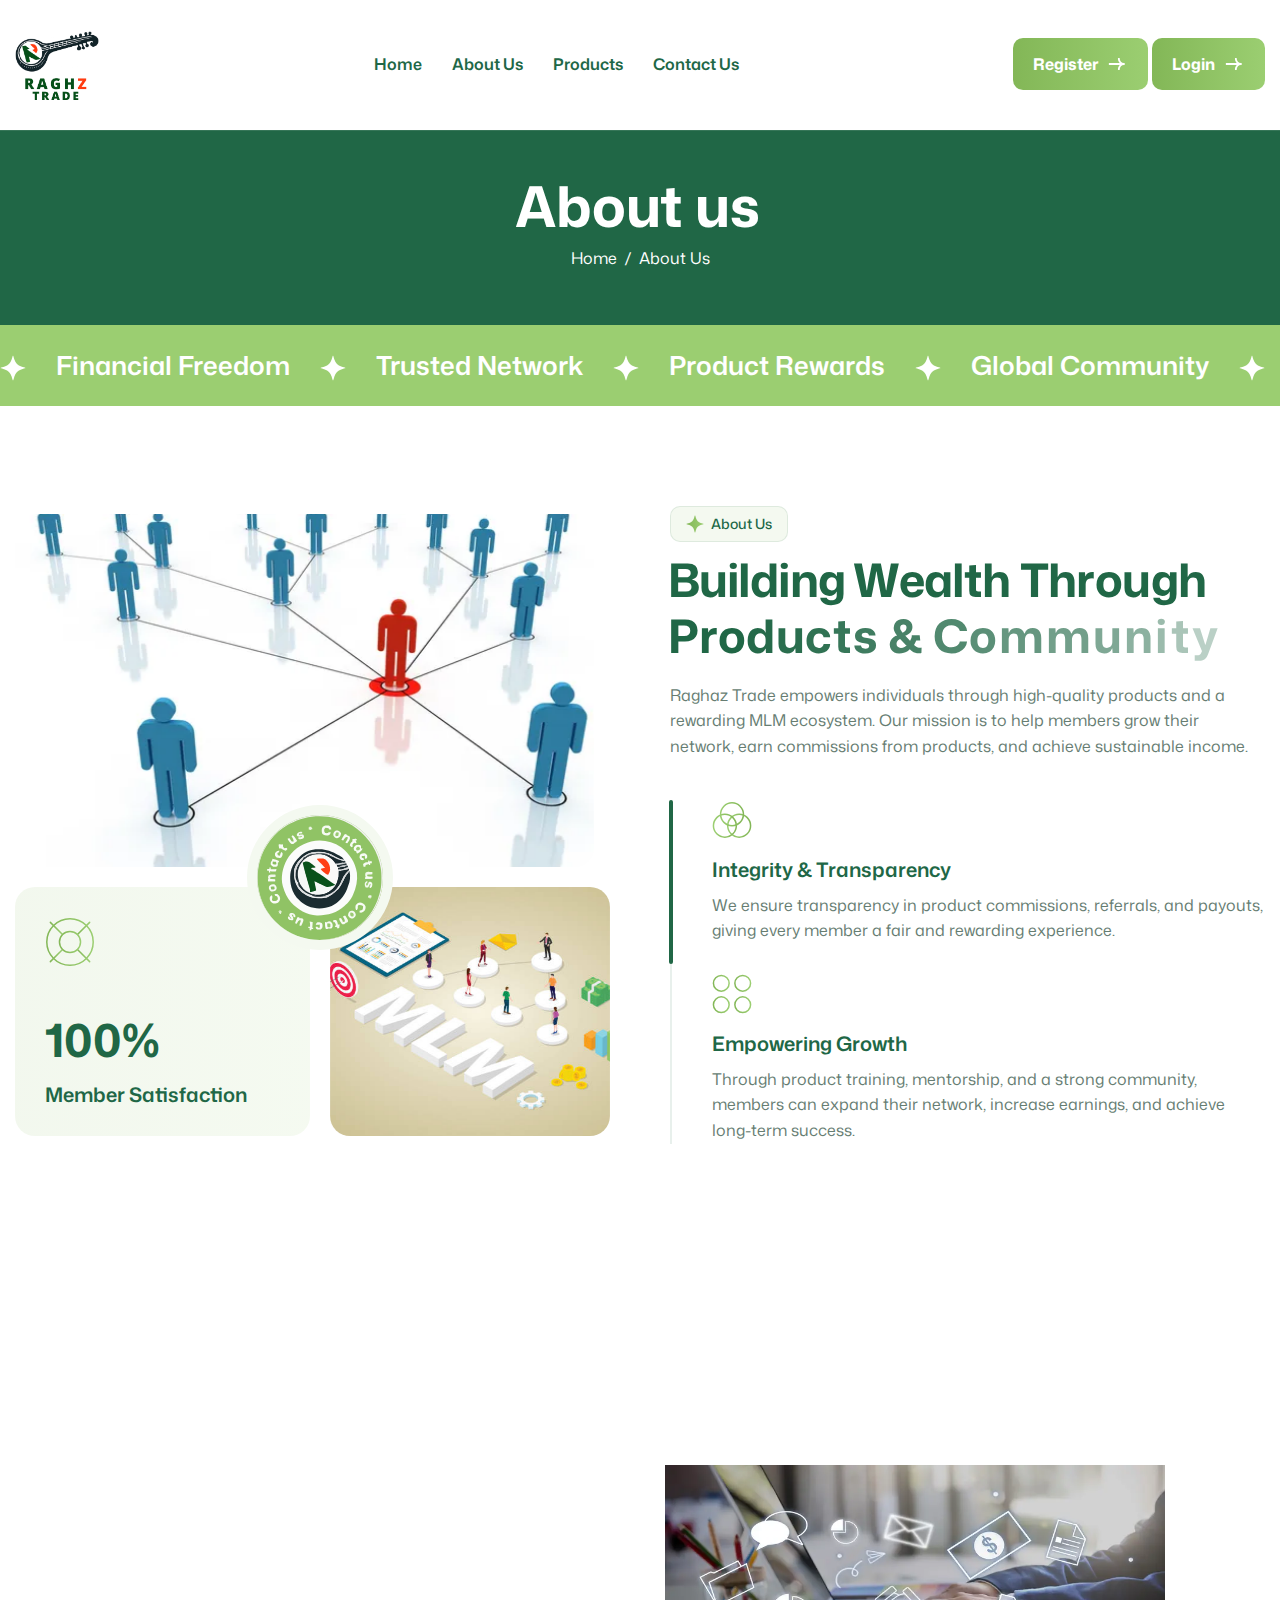
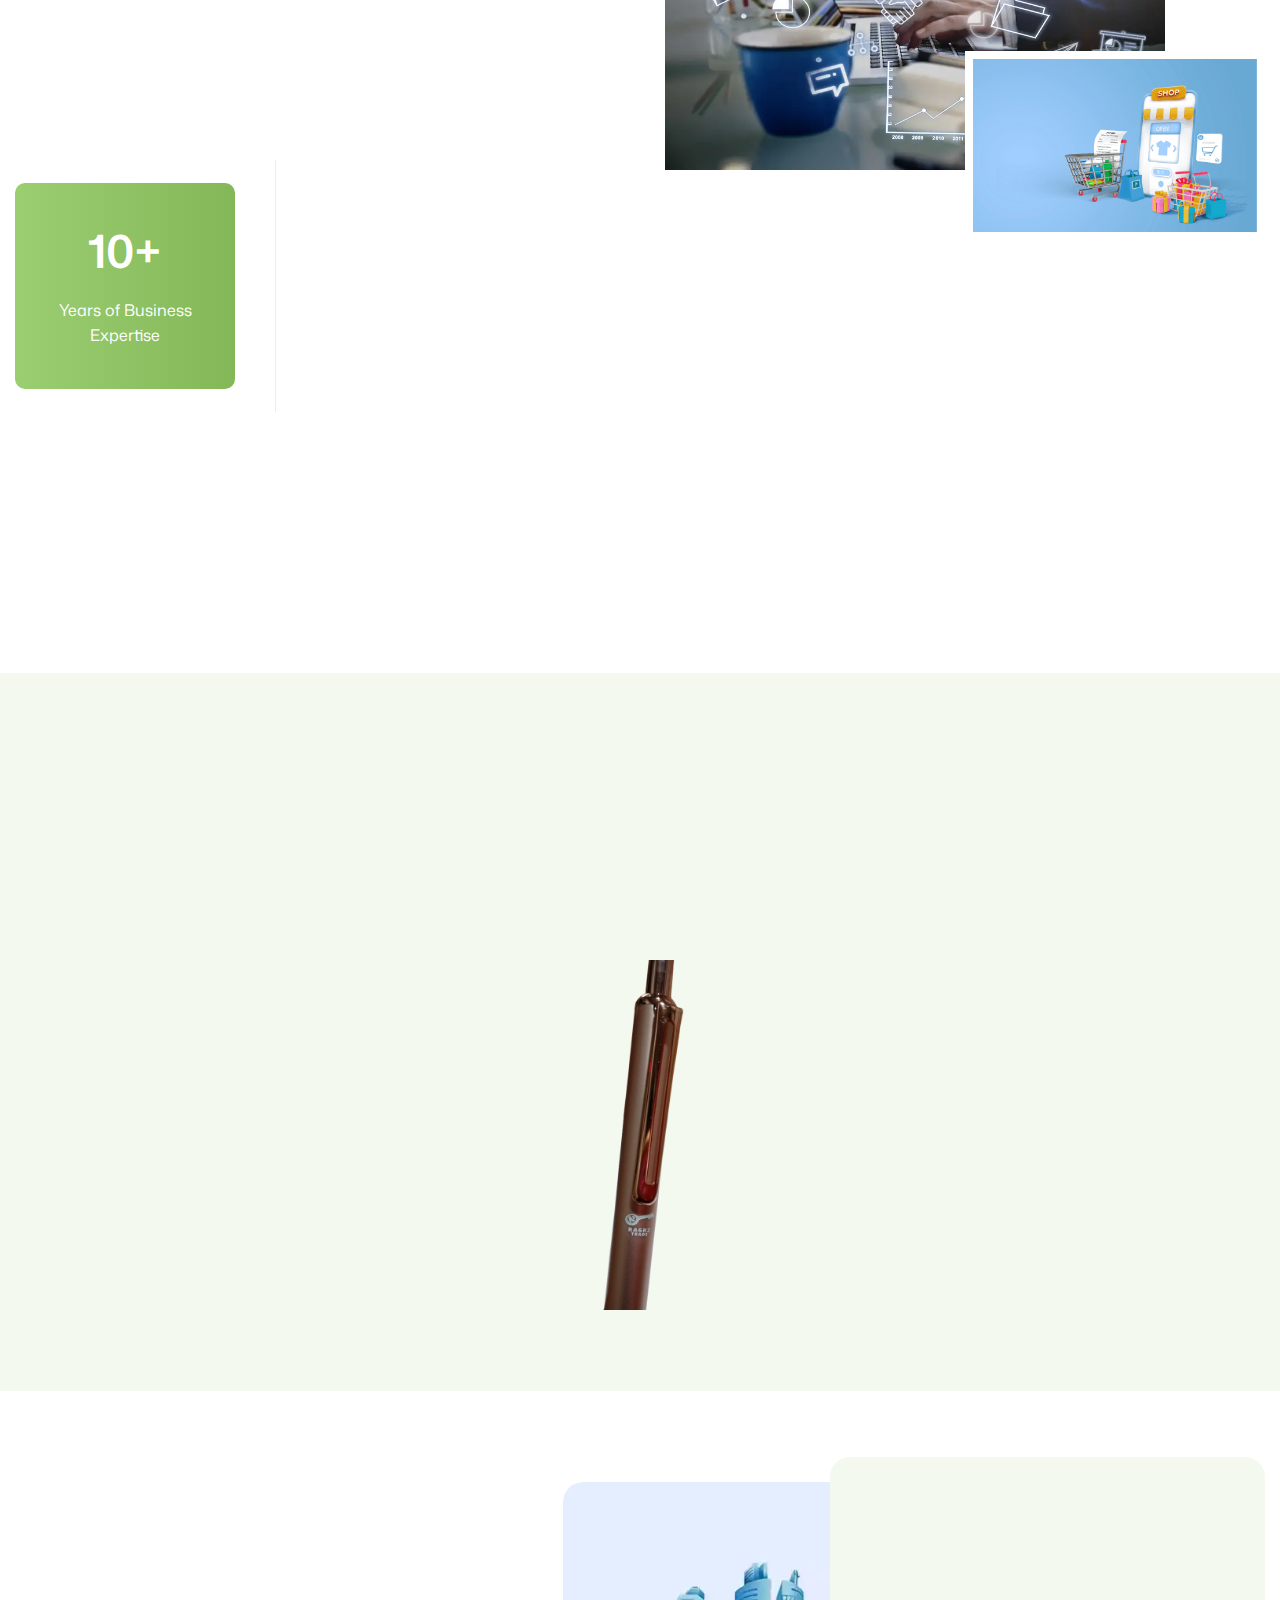
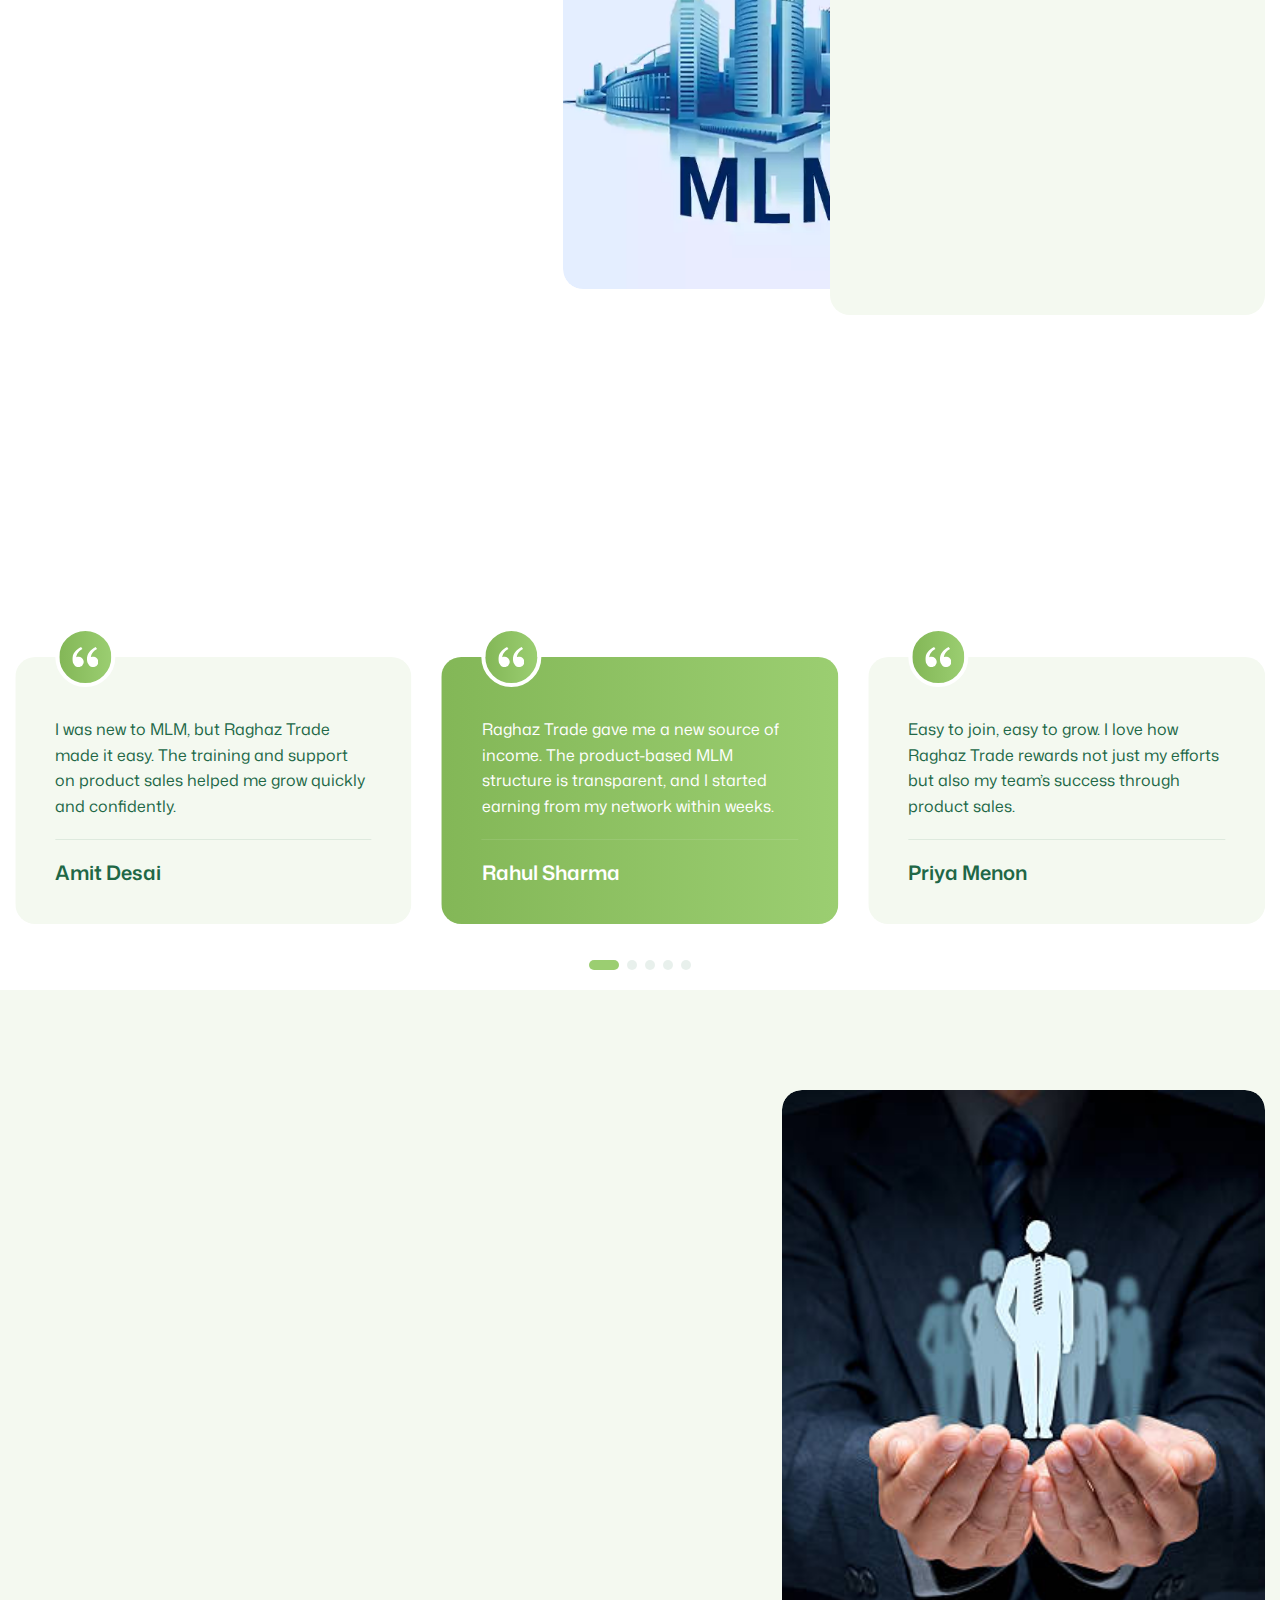
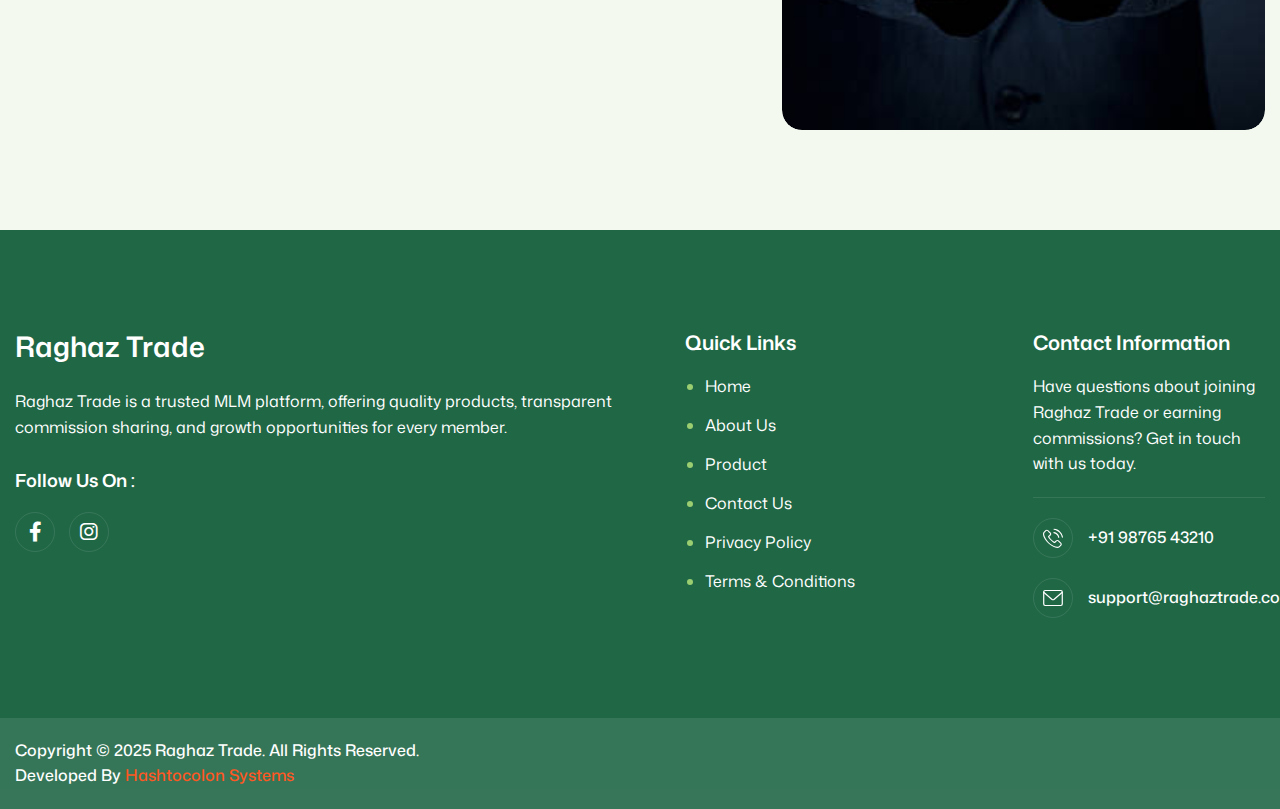
<file: about.html>
<!DOCTYPE html>
<html lang="zxx">

<head>
	<!-- Meta -->
	<meta charset="utf-8">
	<meta http-equiv="X-UA-Compatible" content="IE=edge">
	<meta name="viewport" content="width=device-width, initial-scale=1.0, maximum-scale=1">
	<meta name="description" content="">
	<meta name="keywords" content="">
	<meta name="author" content="">
	<!-- Page Title -->
    <title>Raghaz Trade</title>
	
    <link rel="apple-touch-icon" sizes="180x180" href="/images/favicon_io/apple-touch-icon.png">
    <link rel="icon" type="image/png" sizes="32x32" href="/images/favicon_io/favicon-32x32.png">
    <link rel="icon" type="image/png" sizes="16x16" href="/images/favicon_io/favicon-16x16.png">
    <link rel="manifest" href="/images/favicon_io/site.webmanifest">
    <link rel="icon" type="image/png" href="/images/favicon_io/favicon.ico">

	<!-- Google Fonts Css-->
	<link rel="preconnect" href="https://fonts.googleapis.com/">
    <link rel="preconnect" href="https://fonts.gstatic.com/" crossorigin>
    <link href="https://fonts.googleapis.com/css2?family=Mona+Sans:ital,wght@0,200..900;1,200..900&amp;display=swap" rel="stylesheet">
	<!-- Bootstrap Css -->
	<link href="css/bootstrap.min.css" rel="stylesheet" media="screen">
	<!-- SlickNav Css -->
	<link href="css/slicknav.min.css" rel="stylesheet">
	<!-- Swiper Css -->
	<link rel="stylesheet" href="css/swiper-bundle.min.css">
	<!-- Font Awesome Icon Css-->
	<link href="css/all.min.css" rel="stylesheet" media="screen">
	<!-- Animated Css -->
	<link href="css/animate.css" rel="stylesheet">
    <!-- Magnific Popup Core Css File -->
	<link rel="stylesheet" href="css/magnific-popup.css">
	<!-- Mouse Cursor Css File -->
	<link rel="stylesheet" href="css/mousecursor.css">
	<!-- Main Custom Css -->
	<link href="css/custom.css" rel="stylesheet" media="screen">
</head>
<body>

    <!-- Preloader Start -->
	<div class="preloader">
		<div class="loading-container">
			<div class="loading"></div>
			<div id="loading-icon"><img src="images/preload2.png" alt=""></div>
		</div>
	</div>
	<!-- Preloader End -->
<!-- Header Start -->
<header class="main-header">
    <div class="header-sticky">
        <nav class="navbar navbar-expand-lg">
            <div class="container">
               
                <a class="navbar-brand" href="index.html">
                    <img src="images/logo.png" alt="Logo">
                </a>
                
                <button class="navbar-toggler" type="button" data-bs-toggle="collapse" data-bs-target="#navbarMenu">
                    <span class="navbar-toggler-icon"></span>
                </button>

                <div class="collapse navbar-collapse main-menu" id="navbarMenu">
                    <div class="nav-menu-wrapper">
                        <ul class="navbar-nav" id="menu">
                            <li class="nav-item"><a class="nav-link" href="index.html">Home</a></li>
                            <li class="nav-item"><a class="nav-link" href="about.html">About Us</a></li>
                            <li class="nav-item"><a class="nav-link" href="product.html">Products</a></li>
                            <li class="nav-item"><a class="nav-link" href="contact.html">Contact Us</a></li>
                        </ul>
                    </div>

                    <div class="header-contact-btn mt-3 d-lg-none">
                        <a href="#" class="btn-default d-block mb-2">Register</a>
                        <a href="#" class="btn-default d-block">Login</a>
                    </div>
                </div>
                
                <div class="header-contact-btn d-none d-lg-block">
                    <a href="register.html" class="btn-default">Register</a>
                    <a href="login.html" class="btn-default">Login</a>
                </div>
            </div>
        </nav>
    </div>
</header>
<!-- Header End -->

    <!-- Page Header Start -->
    <div class="page-header">
        <div class="container">
            <div class="row align-items-center">
                <div class="col-lg-12">
                    <!-- Page Header Box Start -->
                    <div class="page-header-box">
                        <h1 class="text-anime-style-3" data-cursor="-opaque">About us</h1>
                        <nav class="wow fadeInUp">
                            <ol class="breadcrumb">
                                <li class="breadcrumb-item"><a href="index.html">home</a></li>
                                <li class="breadcrumb-item active" aria-current="page">About us</li>
                            </ol>
                        </nav>
                    </div>
                    <!-- Page Header Box End -->
                </div>
            </div>
        </div>
    </div>
    <!-- Page Header End -->


<div class="our-scrolling-ticker">
    <div class="scrolling-ticker-box">
        <div class="scrolling-content">
            <span><img src="images/icon-sparkle-white.svg" alt="">Financial Freedom</span>
            <span><img src="images/icon-sparkle-white.svg" alt="">Trusted Network</span>
            <span><img src="images/icon-sparkle-white.svg" alt="">Product Rewards</span>
            <span><img src="images/icon-sparkle-white.svg" alt="">Global Community</span>
            <span><img src="images/icon-sparkle-white.svg" alt="">Grow with Raghaz</span>
            <span><img src="images/icon-sparkle-white.svg" alt="">Sustainable Income</span>
        </div>

        <div class="scrolling-content">
            <span><img src="images/icon-sparkle-white.svg" alt="">Financial Freedom</span>
            <span><img src="images/icon-sparkle-white.svg" alt="">Trusted Network</span>
            <span><img src="images/icon-sparkle-white.svg" alt="">Product Rewards</span>
            <span><img src="images/icon-sparkle-white.svg" alt="">Global Community</span>
            <span><img src="images/icon-sparkle-white.svg" alt="">Grow with Raghaz</span>
            <span><img src="images/icon-sparkle-white.svg" alt="">Sustainable Income</span>
        </div>
    </div>
</div>

<!-- About Us Section Start -->
<div class="about-us">
    <div class="container">
        <div class="row align-items-center">
            <!-- Left Column: Images -->
            <div class="col-lg-6">
                <div class="about-image-box">
                    <div class="about-image">
                        <figure class="image-anime reveal">
                            <img src="images/gallery/1.jpg" alt="Raghaz Trade Products">
                        </figure>

                        <div class="contact-us-circle">
                            <a href="contact.html"><img src="images/contact.svg" alt="Contact Us"></a>
                        </div>
                    </div>

                    <div class="about-image-item-box">
                        <div class="about-image-item">
                            <div class="icon-box">
                                <img src="images/icon-about-image-item.svg" alt="">
                            </div>
                            <div class="about-image-item-content">
                                <h2><span class="counter">100</span>%</h2>
                                <h3>Member Satisfaction</h3>
                            </div>
                        </div>

                        <div class="about-image">
                            <figure class="image-anime reveal">
                                <img src="images/gallery/2.jpg" alt="Raghaz Trade Network">
                            </figure>
                        </div>
                    </div>
                </div>
            </div>

            <!-- Right Column: Content -->
            <div class="col-lg-6">
                <div class="about-us-content">
                    <div class="section-title">
                        <h3 class="wow fadeInUp">About Us</h3>
                        <h2 class="text-anime-style-3" data-cursor="-opaque">Building Wealth Through Products & Community</h2>
                        <p class="wow fadeInUp" data-wow-delay="0.2s">
                            Raghaz Trade empowers individuals through high-quality products and a rewarding MLM ecosystem. 
                            Our mission is to help members grow their network, earn commissions from products, and achieve sustainable income.
                        </p>
                    </div>

                    <div class="about-us-body wow fadeInUp" data-wow-delay="0.4s">
                        <div class="about-body-item active">
                            <div class="icon-box">
                                <img src="images/icon-about-body-1.svg" alt="">
                            </div>
                            <div class="about-body-content">
                                <h3>Integrity & Transparency</h3>
                                <p>We ensure transparency in product commissions, referrals, and payouts, giving every member a fair and rewarding experience.</p>
                            </div>
                        </div>

                        <div class="about-body-item">
                            <div class="icon-box">
                                <img src="images/icon-about-body-2.svg" alt="">
                            </div>
                            <div class="about-body-content">
                                <h3>Empowering Growth</h3>
                                <p>Through product training, mentorship, and a strong community, members can expand their network, increase earnings, and achieve long-term success.</p>
                            </div>
                        </div>
                    </div>
                </div>
            </div>
        </div>
    </div>
</div>
<!-- About Us Section End -->


<!-- Why Choose Us Section Start -->
<div class="why-choose-us">
    <div class="container">
        <div class="row align-items-center">
            <div class="col-lg-6">
                <div class="why-choose-content">
                    <div class="section-title">
                        <h3 class="wow fadeInUp">Why Choose Us</h3>
                        <h2 class="text-anime-style-3" data-cursor="-opaque">
                            Building Wealth, Trust & Opportunities Together
                        </h2>
                        <p class="wow fadeInUp" data-wow-delay="0.2s">
                            At Raghaz Trade, we go beyond selling products.  
                            We empower individuals to earn through our product-based MLM plan,  
                            provide transparent business practices,  
                            and create a strong community for long-term success.
                        </p>
                    </div>

                    <div class="why-choose-list wow fadeInUp" data-wow-delay="0.4s">
                        <ul>
                            <li>Lucrative Earning Potential</li>
                            <li>Trusted Products with Genuine Value</li>
                            <li>Step-by-Step Business Guidance</li>
                            <li>Strong & Supportive Community</li>
                        </ul>
                    </div>

                    <div class="why-choose-body">
                        <div class="why-choose-experience">
                            <h2><span class="counter">10</span>+</h2>
                            <p>Years of Business Expertise</p>
                        </div>

                        <div class="why-choose-item-list">
                            <div class="why-choose-item wow fadeInUp" data-wow-delay="0.6s">
                                <h3>Financial Growth</h3>
                                <p>Earn attractive rewards and bonuses through our simple product-based MLM plan.</p>
                            </div>

                            <div class="why-choose-item wow fadeInUp" data-wow-delay="0.8s">
                                <h3>Trusted & Transparent</h3>
                                <p>We provide quality products, fair practices, and a transparent commission system.</p>
                            </div>
                        </div>                            
                    </div>
                </div>
            </div>

            <div class="col-lg-6">
                <div class="why-choose-image">
                    <div class="why-choose-img-1">
                        <figure>
                            <img src="images/gallery/3.webp" alt="Products and Community">
                        </figure>
                    </div>
                    <div class="why-choose-img-2">
                        <figure>
                            <img src="images/gallery/4.png" alt="Raghaz Trade Team">
                        </figure>
                    </div>
                </div>
            </div>

            <div class="col-lg-12">
                <div class="why-choose-counter-list wow fadeInUp">
                    <div class="why-choose-counter-item">
                        <h2><span class="counter">10</span>+</h2>
                        <p>Years of Experience</p>
                    </div>
                    <div class="why-choose-counter-item">
                        <h2><span class="counter">10</span>k</h2>
                        <p>Active Members</p>
                    </div>
                    <div class="why-choose-counter-item">
                        <h2><span class="counter">1</span>L+</h2>
                        <p>Products Sold</p>
                    </div>
                    <div class="why-choose-counter-item">
                        <h2><span class="counter">500</span>+</h2>
                        <p>Business Leaders Created</p>
                    </div>
                </div>
            </div>
        </div>
    </div>
</div>
<!-- Why Choose Us Section End -->

<!-- Our Benefits Section Start -->
<div class="our-benefits">
    <div class="container">
        <div class="row section-row">
            <div class="col-lg-12">
                <div class="section-title section-title-center">
                    <h3 class="wow fadeInUp">Our Benefits</h3>
                    <h2 class="text-anime-style-3" data-cursor="-opaque">
                        Unlock opportunities with Raghaz Trade
                    </h2>
                </div>
            </div>
        </div>

        <div class="row">
            <div class="col-lg-4 col-md-6 order-1">
                <div class="our-benefits-list">
                    <div class="benefit-item wow fadeInUp" data-wow-delay="0.2s">
                        <div class="icon-box">
                            <img src="images/icon-benefit-1.svg" alt="">
                        </div>
                        <div class="benefit-item-content">
                            <h3>Financial Freedom</h3>
                            <p>Earn income through our rewarding product-based MLM structure and bonuses.</p>
                        </div>
                    </div>
                    <div class="benefit-item wow fadeInUp" data-wow-delay="0.4s">
                        <div class="icon-box">
                            <img src="images/icon-benefit-2.svg" alt="">
                        </div>
                        <div class="benefit-item-content">
                            <h3>Low Investment, High Returns</h3>
                            <p>Start your MLM journey with minimal cost and unlock limitless growth.</p>
                        </div>
                    </div>
                    <div class="benefit-item wow fadeInUp" data-wow-delay="0.6s">
                        <div class="icon-box">
                            <img src="images/icon-benefit-3.svg" alt="">
                        </div>
                        <div class="benefit-item-content">
                            <h3>Proven Business Model</h3>
                            <p>Structured for stability and long-term product-based success.</p>
                        </div>
                    </div>
                </div>
            </div>

            <div class="col-lg-4 order-lg-2 order-md-3 order-2">
                <div class="our-benefits-image">
                    <figure>
                        <img src="images/gallery/8.png" alt="Raghaz Trade Products">
                    </figure>
                </div>
            </div>

            <div class="col-lg-4 col-md-6 order-lg-3 order-md-2 order-3">
                <div class="our-benefits-list">
                    <div class="benefit-item wow fadeInUp" data-wow-delay="0.2s">
                        <div class="icon-box">
                            <img src="images/icon-benefit-4.svg" alt="">
                        </div>
                        <div class="benefit-item-content">
                            <h3>Trusted Products</h3>
                            <p>High-quality products that customers love and keep buying.</p>
                        </div>
                    </div>
                    <div class="benefit-item wow fadeInUp" data-wow-delay="0.4s">
                        <div class="icon-box">
                            <img src="images/icon-benefit-5.svg" alt="">
                        </div>
                        <div class="benefit-item-content">
                            <h3>Community Support</h3>
                            <p>Grow together with product training, mentorship, and team guidance.</p>
                        </div>
                    </div>
                    <div class="benefit-item wow fadeInUp" data-wow-delay="0.6s">
                        <div class="icon-box">
                            <img src="images/icon-benefit-6.svg" alt="">
                        </div>
                        <div class="benefit-item-content">
                            <h3>Fast & Reliable Payouts</h3>
                            <p>Receive commissions promptly with a secure and transparent system.</p>
                        </div>
                    </div>
                </div>
            </div>
        </div>
    </div>
</div>
<!-- Our Benefits Section End -->


<!-- How Raghaz Trade Works Section Start -->
<div class="premium-ingredients">
    <div class="container">
        <div class="row align-items-center">
            <div class="col-lg-5">
                <div class="our-ingredients-content">
                    <div class="section-title">
                        <h3 class="wow fadeInUp">How Raghaz Trade Works</h3>
                        <h2 class="text-anime-style-3" data-cursor="-opaque">Transparent Earnings Distribution</h2>
                        <p class="wow fadeInUp" data-wow-delay="0.2s">
                            At Raghaz Trade, we ensure fair and clear earnings for every member.  
                            Here’s how a product purchase generates commissions across your network.  
                            Example: Product Price = <strong>₹123</strong>.
                        </p>
                    </div>

                    <div class="ingredients-body wow fadeInUp" data-wow-delay="0.4s">
                        <h3>Earnings Breakdown</h3>
                        <ul>
                            <li>Product Price: <strong>₹123</strong></li>
                            <li>Company Share: <strong>₹45</strong></li>
                            <li>Distribution Pool (for your network): <strong>₹75</strong></li>
                        </ul>
                    </div>
                </div>
            </div>

            <div class="col-lg-7">
                <div class="ingredients-image-box">
                    <div class="our-ingredients-image">
                        <figure class="image-anime">
                            <img src="images/gallery/5.png" alt="Earnings Distribution">
                        </figure>
                    </div>

                    <div class="ingredient-item-list">
                        <div class="ingredient-item wow fadeInUp">
                            <div class="icon-box">
                                <img src="images/icon-ingredient-item-1.svg" alt="">
                            </div>
                            <div class="ingredient-item-content">
                                <h3>Parent</h3>
                                <p>Earns <strong>₹39</strong> from every product purchase in your direct network.</p>
                            </div>
                        </div>

                        <div class="ingredient-item wow fadeInUp" data-wow-delay="0.2s">
                            <div class="icon-box">
                                <img src="images/icon-ingredient-item-2.svg" alt="">
                            </div>
                            <div class="ingredient-item-content">
                                <h3>Grandparent</h3>
                                <p>Earns <strong>₹23</strong> from purchases made by the next level of your network.</p>
                            </div>
                        </div>

                        <div class="ingredient-item wow fadeInUp" data-wow-delay="0.4s">
                            <div class="icon-box">
                                <img src="images/icon-ingredient-item-3.svg" alt="">
                            </div>
                            <div class="ingredient-item-content">
                                <h3>Great Grandparent</h3>
                                <p>Earns <strong>₹16.4</strong> from purchases made by the level below the grandparent.</p>
                            </div>
                        </div>
                    </div>
                </div>
            </div>
        </div>
    </div>
</div>
<!-- How Raghaz Trade Works Section End -->

   <!-- Our Testimonials Section Start -->
<div class="our-testimonials">
    <div class="container">
        <div class="row section-row">
            <div class="col-lg-12">
                <!-- Section Title Start -->
                <div class="section-title section-title-center">
                    <h3 class="wow fadeInUp">Our Testimonials</h3>
                    <h2 class="text-anime-style-3" data-cursor="-opaque">
                        Trusted by members, rewarded through products, remembered for growth
                    </h2>
                </div>
                <!-- Section Title End -->
            </div>
        </div>

        <div class="row">
            <div class="col-lg-12">
                <!-- Testimonial Slider Start -->
                <div class="testimonial-slider">
                    <div class="swiper">
                        <div class="swiper-wrapper" data-cursor-text="Drag">
                            <!-- Testimonial Slide Start -->
                            <div class="swiper-slide">
                                <div class="testimonial-item">
                                    <div class="testimonial-quote">
                                        <img src="images/testimonial-quote.svg" alt="">
                                    </div>
                                    <div class="testimonial-content">
                                        <p>Raghaz Trade gave me a new source of income. The product-based MLM structure is transparent, and I started earning from my network within weeks.</p>
                                    </div>
                                    <div class="author-info">
                                        <div class="author-content">
                                            <h3>Rahul Sharma</h3>
                                        </div>
                                    </div>
                                </div>
                            </div>
                            <!-- Testimonial Slide End -->

                            <div class="swiper-slide">
                                <div class="testimonial-item">
                                    <div class="testimonial-quote">
                                        <img src="images/testimonial-quote.svg" alt="">
                                    </div>
                                    <div class="testimonial-content">
                                        <p>Easy to join, easy to grow. I love how Raghaz Trade rewards not just my efforts but also my team’s success through product sales.</p>
                                    </div>
                                    <div class="author-info">
                                        <div class="author-content">
                                            <h3>Priya Menon</h3>
                                        </div>
                                    </div>
                                </div>
                            </div>

                            <div class="swiper-slide">
                                <div class="testimonial-item">
                                    <div class="testimonial-quote">
                                        <img src="images/testimonial-quote.svg" alt="">
                                    </div>
                                    <div class="testimonial-content">
                                        <p>With just a small investment in products, I’ve built a strong income stream. The referral benefits are clear and rewarding.</p>
                                    </div>
                                    <div class="author-info">
                                        <div class="author-content">
                                            <h3>Arjun Patel</h3>
                                        </div>
                                    </div>
                                </div>
                            </div>

                            <div class="swiper-slide">
                                <div class="testimonial-item">
                                    <div class="testimonial-quote">
                                        <img src="images/testimonial-quote.svg" alt="">
                                    </div>
                                    <div class="testimonial-content">
                                        <p>The platform is simple and secure. I can see my product earnings clearly, and payouts are always on time. Highly recommended!</p>
                                    </div>
                                    <div class="author-info">
                                        <div class="author-content">
                                            <h3>Neha Verma</h3>
                                        </div>
                                    </div>
                                </div>
                            </div>

                            <div class="swiper-slide">
                                <div class="testimonial-item">
                                    <div class="testimonial-quote">
                                        <img src="images/testimonial-quote.svg" alt="">
                                    </div>
                                    <div class="testimonial-content">
                                        <p>I was new to MLM, but Raghaz Trade made it easy. The training and support on product sales helped me grow quickly and confidently.</p>
                                    </div>
                                    <div class="author-info">
                                        <div class="author-content">
                                            <h3>Amit Desai</h3>
                                        </div>
                                    </div>
                                </div>
                            </div>
                        </div>
                        <div class="testimonial-pagination"></div>
                    </div>
                </div>
                <!-- Testimonial Slider End -->
            </div>
        </div>
    </div>
</div>
<!-- Our Testimonials Section End -->
<!-- Our FAQs Section Start -->
<div class="our-faqs">
    <div class="container">
        <div class="row align-items-center">
            <div class="col-lg-7">
                <!-- FAQs Content Start -->
                <div class="faqs-content">
                    <!-- Section Title Start -->
                    <div class="section-title">
                        <h3 class="wow fadeInUp">Frequently Asked Questions</h3>
                        <h2 class="text-anime-style-3" data-cursor="-opaque">
                            Learn more about Raghaz Trade, MLM & earnings
                        </h2>
                    </div>
                    <!-- Section Title End -->

                    <!-- FAQ Accordion Start -->
                    <div class="faq-accordion accordion" id="accordion">
                        <!-- FAQ Item 1 -->
                        <div class="accordion-item wow fadeInUp">
                            <h2 class="accordion-header" id="heading1">
                                <button class="accordion-button" type="button" data-bs-toggle="collapse" data-bs-target="#collapse1" aria-expanded="true" aria-controls="collapse1">
                                    Q1. How does Raghaz Trade MLM system work?
                                </button>
                            </h2>
                            <div id="collapse1" class="accordion-collapse collapse show" aria-labelledby="heading1" data-bs-parent="#accordion">
                                <div class="accordion-body">
                                    Raghaz Trade works on a multi-level marketing model. When you sell a product or refer someone, you earn commissions. You also get rewards from the sales made by your downline (your referrals, their referrals, etc.).
                                </div>
                            </div>
                        </div>

                        <!-- FAQ Item 2 -->
                        <div class="accordion-item wow fadeInUp" data-wow-delay="0.2s">
                            <h2 class="accordion-header" id="heading2">
                                <button class="accordion-button collapsed" type="button" data-bs-toggle="collapse" data-bs-target="#collapse2" aria-expanded="false" aria-controls="collapse2">
                                    Q2. How is commission distributed?
                                </button>
                            </h2>
                            <div id="collapse2" class="accordion-collapse collapse" aria-labelledby="heading2" data-bs-parent="#accordion">
                                <div class="accordion-body">
                                    Example: Product costs ₹123. Company keeps ₹45. Remaining ₹75 is distributed as commission: Parent earns ₹39, Grandparent ₹23, Great-Grandparent ₹16.4.
                                </div>
                            </div>
                        </div>

                        <!-- FAQ Item 3 -->
                        <div class="accordion-item wow fadeInUp" data-wow-delay="0.4s">
                            <h2 class="accordion-header" id="heading3">
                                <button class="accordion-button collapsed" type="button" data-bs-toggle="collapse" data-bs-target="#collapse3" aria-expanded="false" aria-controls="collapse3">
                                    Q3. How can I register and start earning?
                                </button>
                            </h2>
                            <div id="collapse3" class="accordion-collapse collapse" aria-labelledby="heading3" data-bs-parent="#accordion">
                                <div class="accordion-body">
                                    Click the Register button, create an account, and purchase your first product. Once registered, start referring people and earning commissions instantly.
                                </div>
                            </div>
                        </div>

                        <!-- FAQ Item 4 -->
                        <div class="accordion-item wow fadeInUp" data-wow-delay="0.6s">
                            <h2 class="accordion-header" id="heading4">
                                <button class="accordion-button collapsed" type="button" data-bs-toggle="collapse" data-bs-target="#collapse4" aria-expanded="false" aria-controls="collapse4">
                                    Q4. How do I withdraw my earnings?
                                </button>
                            </h2>
                            <div id="collapse4" class="accordion-collapse collapse" aria-labelledby="heading4" data-bs-parent="#accordion">
                                <div class="accordion-body">
                                    Withdraw earnings directly to your bank account or UPI. Once your balance reaches the minimum withdrawal amount, request a payout from your dashboard.
                                </div>
                            </div>
                        </div>
                    </div>
                    <!-- FAQ Accordion End -->
                </div>
                <!-- FAQs Content End -->
            </div>

            <div class="col-lg-5">
                <!-- FAQs Image Start -->
                <div class="faqs-image">
                    <div class="faqs-img">
                    <figure class="image-anime">
                        <img src="images/gallery/6.jpg" alt="FAQs Image">
                    </figure>
                </div>
                </div>
                <!-- FAQs Image End -->
            </div>
        </div>
    </div>
</div>
<!-- Our FAQs Section End -->
 
<!-- Footer Start -->
<footer class="main-footer dark-section">
    <div class="container">    
        <div class="row">
            <div class="col-lg-6 col-md-12">
                <!-- About Footer Start -->
                <div class="about-footer">
                    <!-- Footer Logo Start -->
                    <div class="footer-logo">
                       <h3>Raghaz Trade</h3>
                    </div>
                    <!-- Footer Logo End -->

                    <!-- About Footer Content Start -->
                    <div class="about-footer-content">
                        <p>Raghaz Trade is a trusted MLM platform, offering quality products, transparent commission sharing, and growth opportunities for every member.</p>
                    </div>
                    <!-- About Footer Content End -->

                    <!-- Footer Social Link Start -->
                    <div class="footer-social-links">
                        <h3>Follow Us On :</h3>
                        <ul>
                            <li><a href="#"><i class="fa-brands fa-facebook-f"></i></a></li>
                            <li><a href="#"><i class="fa-brands fa-instagram"></i></a></li>
                        </ul>
                    </div>
                    <!-- Footer Social Link End -->
                </div>
                <!-- About Footer End -->
            </div>

            <div class="col-lg-6">
                <!-- Footer Links Box Start -->
                <div class="footer-links-box">
                    <!-- Footer Links Start -->
                    <div class="footer-links">
                        <h3>Quick Links</h3>
                        <ul>
                            <li><a href="index.html">Home</a></li>
                            <li><a href="about.html">About Us</a></li>
                            <li><a href="product.html">Product</a></li>
                            <li><a href="contact.html">Contact Us</a></li>
                            <li><a href="#">Privacy Policy</a></li>
                            <li><a href="#">Terms & Conditions</a></li>
                        </ul>
                    </div>
                    <!-- Footer Links End -->

                    <!-- Footer Links Start -->
                    <div class="footer-links footer-contact-links">
                        <h3>Contact Information</h3>
                        <p>Have questions about joining Raghaz Trade or earning commissions? Get in touch with us today.</p>

                        <!-- Footer Contact List Start -->
                        <div class="footer-contact-list">
                            <!-- Footer Contact Item Start -->
                            <div class="footer-contact-item">
                                <div class="icon-box">
                                    <img src="images/icon-phone-white.svg" alt="">
                                </div>
                                <div class="footer-contact-content">
                                    <p><a href="tel:+919876543210">+91 98765 43210</a></p>
                                </div>
                            </div>
                            <!-- Footer Contact Item End -->
    
                            <!-- Footer Contact Item Start -->
                            <div class="footer-contact-item">
                                <div class="icon-box">
                                    <img src="images/icon-mail-white.svg" alt="">
                                </div>
                                <div class="footer-contact-content">
                                    <p><a href="mailto:support@raghaztrade.com">support@raghaztrade.com</a></p>
                                </div>
                            </div>
                            <!-- Footer Contact Item End -->
                        </div>
                        <!-- Footer Contact List End -->
                    </div>
                    <!-- Footer Links End -->
                </div>
                <!-- Footer Links Box End -->
            </div>
        </div>
    </div>

    <!-- Footer Copyright Start -->
    <div class="footer-copyright">
        <div class="container">
            <div class="row">
                <!-- Footer Copyright Box Start -->
                <div class="footer-copyright-box">
                    <!-- Footer Copyright Text Start -->
                    <div class="footer-copyright-text">
                        <p>Copyright © 2025 Raghaz Trade. All Rights Reserved. <br> Developed By <a href="https://hashtocolon.com/">Hashtocolon  Systems</a></p>
                    </div>
                    <!-- Footer Copyright Text End -->
                </div>
                <!-- Footer Copyright Box End -->
            </div>
        </div>
    </div>
    <!-- Footer Copyright End -->
</footer>
<!-- Footer End -->

    <!-- Jquery Library File -->
    <script src="js/jquery-3.7.1.min.js"></script>
    <!-- Bootstrap js file -->
    <script src="js/bootstrap.min.js"></script>
    <!-- Validator js file -->
    <script src="js/validator.min.js"></script>
    <!-- SlickNav js file -->
    <script src="js/jquery.slicknav.js"></script>
    <!-- Swiper js file -->
    <script src="js/swiper-bundle.min.js"></script>
    <!-- Counter js file -->
    <script src="js/jquery.waypoints.min.js"></script>
    <script src="js/jquery.counterup.min.js"></script>
    <!-- Magnific js file -->
    <script src="js/jquery.magnific-popup.min.js"></script>
    <!-- SmoothScroll -->
    <script src="js/SmoothScroll.js"></script>
    <!-- Parallax js -->
    <script src="js/parallaxie.js"></script>
    <!-- MagicCursor js file -->
    <script src="js/gsap.min.js"></script>
    <script src="js/magiccursor.js"></script>
    <!-- Text Effect js file -->
    <script src="js/SplitText.js"></script>
    <script src="js/ScrollTrigger.min.js"></script>
    <!-- YTPlayer js File -->
    <script src="js/jquery.mb.YTPlayer.min.js"></script>
    <!-- Wow js file -->
    <script src="js/wow.min.js"></script>
    <!-- Main Custom js file -->
    <script src="js/function.js"></script>
</body>


</html>
</file>
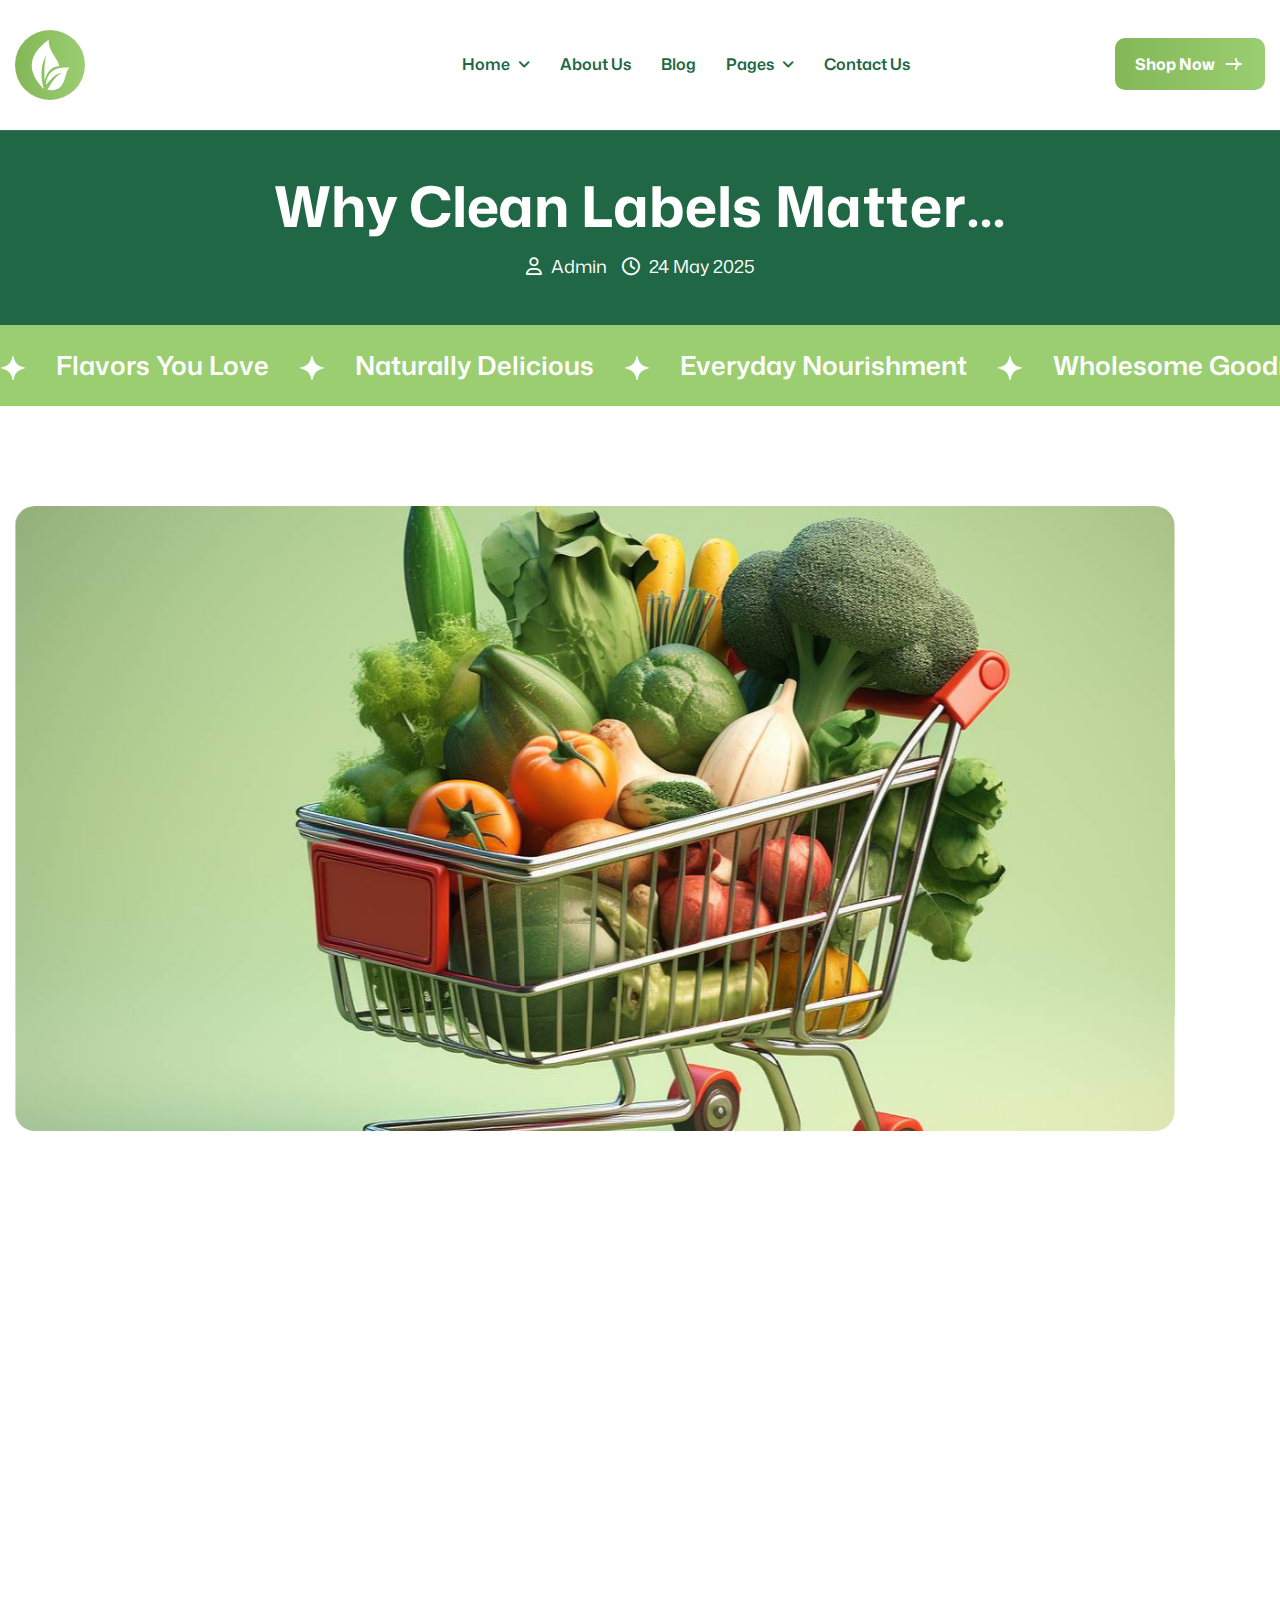
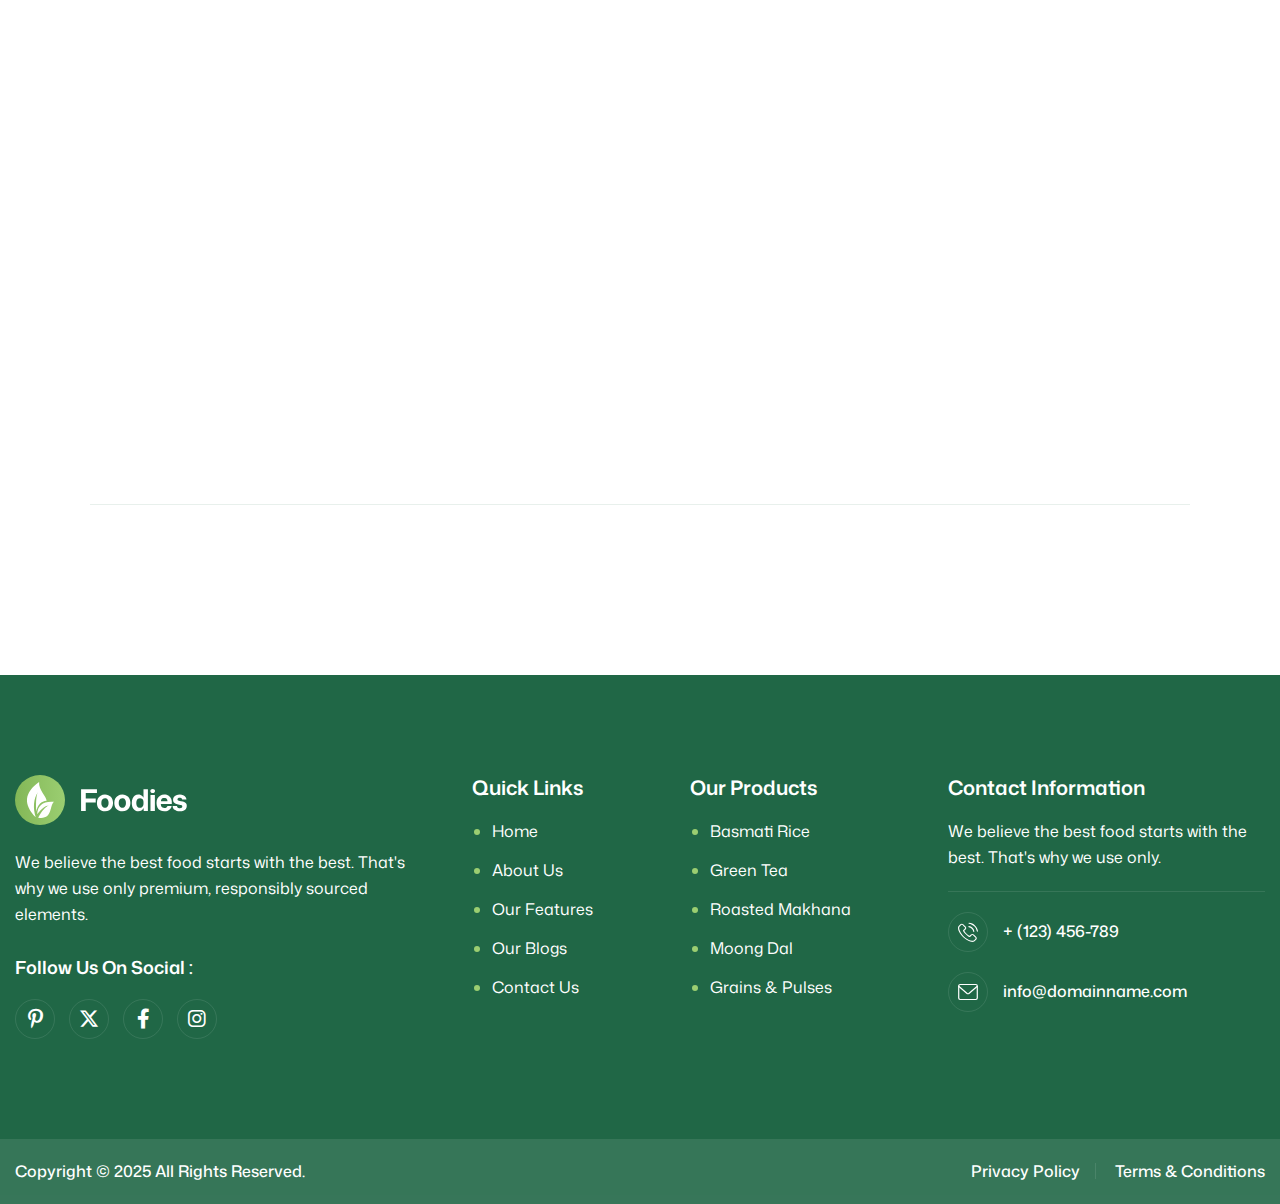
<file: blog-single.html>
<!DOCTYPE html>
<html lang="zxx">

<!-- Mirrored from html.awaikenthemes.com/sellsmart/food-products/blog-single.html by HTTrack Website Copier/3.x [XR&CO'2014], Mon, 15 Sep 2025 03:01:16 GMT -->
<head>
	<!-- Meta -->
	<meta charset="utf-8">
	<meta http-equiv="X-UA-Compatible" content="IE=edge">
	<meta name="viewport" content="width=device-width, initial-scale=1.0, maximum-scale=1">
	<meta name="description" content="">
	<meta name="keywords" content="">
	<meta name="author" content="Awaiken">
	<!-- Page Title -->
    <title>Sellsmart - Single Product Landing page HTML Template</title>
	<!-- Favicon Icon -->
	<link rel="shortcut icon" type="image/x-icon" href="images/favicon.png">
	<!-- Google Fonts Css-->
	<link rel="preconnect" href="https://fonts.googleapis.com/">
    <link rel="preconnect" href="https://fonts.gstatic.com/" crossorigin>
    <link href="https://fonts.googleapis.com/css2?family=Mona+Sans:ital,wght@0,200..900;1,200..900&amp;display=swap" rel="stylesheet">
	<!-- Bootstrap Css -->
	<link href="css/bootstrap.min.css" rel="stylesheet" media="screen">
	<!-- SlickNav Css -->
	<link href="css/slicknav.min.css" rel="stylesheet">
	<!-- Swiper Css -->
	<link rel="stylesheet" href="css/swiper-bundle.min.css">
	<!-- Font Awesome Icon Css-->
	<link href="css/all.min.css" rel="stylesheet" media="screen">
	<!-- Animated Css -->
	<link href="css/animate.css" rel="stylesheet">
    <!-- Magnific Popup Core Css File -->
	<link rel="stylesheet" href="css/magnific-popup.css">
	<!-- Mouse Cursor Css File -->
	<link rel="stylesheet" href="css/mousecursor.css">
	<!-- Main Custom Css -->
	<link href="css/custom.css" rel="stylesheet" media="screen">
</head>
<body>

    <!-- Preloader Start -->
	<div class="preloader">
		<div class="loading-container">
			<div class="loading"></div>
			<div id="loading-icon"><img src="images/loader.svg" alt=""></div>
		</div>
	</div>
	<!-- Preloader End -->

    <!-- Header Start -->
	<header class="main-header">
		<div class="header-sticky">
			<nav class="navbar navbar-expand-lg">
				<div class="container">
					<!-- Logo Start -->
					<a class="navbar-brand" href="index.html">
						<img src="images/logo.svg" alt="Logo">
					</a>
					<!-- Logo End -->

					<!-- Main Menu Start -->
					<div class="collapse navbar-collapse main-menu">
                        <div class="nav-menu-wrapper">
                            <ul class="navbar-nav mr-auto" id="menu">
                                <li class="nav-item submenu"><a class="nav-link" href="index.html">Home</a>
                                    <ul>
                                        <li class="nav-item"><a class="nav-link" href="index-2.html">Home - Main</a></li>
                                        <li class="nav-item"><a class="nav-link" href="index-video.html">Home - Video</a></li>
                                        <li class="nav-item"><a class="nav-link" href="index-slider.html">Home - Slider</a></li>
                                    </ul>
                                </li>                                
                                <li class="nav-item"><a class="nav-link" href="about.html">About Us</a>
                                <li class="nav-item"><a class="nav-link" href="blog.html">Blog</a></li>
                                <li class="nav-item submenu"><a class="nav-link" href="#">Pages</a>
                                    <ul>
                                        <li class="nav-item"><a class="nav-link" href="blog-single.html">Blog Details</a></li>
                                        <li class="nav-item"><a class="nav-link" href="features.html">Features</a></li>
                                        <li class="nav-item"><a class="nav-link" href="testimonials.html">Testimonials</a></li>
                                        <li class="nav-item"><a class="nav-link" href="faqs.html">FAQs</a></li>
                                        <li class="nav-item"><a class="nav-link" href="404.html">404</a></li>
                                    </ul>
                                </li>
                                <li class="nav-item"><a class="nav-link" href="contact.html">Contact Us</a></li>             
                            </ul>
                        </div>
                        
                        <!-- Header Contact Btn Start -->
                        <div class="header-contact-btn">
                            <a href="contact.html" class="btn-default btn-highlighted">Shop now</a>
                        </div>
                        <!-- Header Contact Btn End -->
					</div>
					<!-- Main Menu End -->
					<div class="navbar-toggle"></div>
				</div>
			</nav>
			<div class="responsive-menu"></div>
		</div>
	</header>
	<!-- Header End -->

    <!-- Page Header Start -->
    <div class="page-header">
        <div class="container">
            <div class="row align-items-center">
                <div class="col-lg-12">
                    <!-- Page Header Box Start -->
                    <div class="page-header-box">
                        <h1 class="text-anime-style-3" data-cursor="-opaque">Why Clean Labels Matter...</h1>
						<div class="post-single-meta wow fadeInUp">
							<ol class="breadcrumb">
                                <li><i class="fa-regular fa-user"></i> Admin</li>
								<li><i class="fa-regular fa-clock"></i> 24 May 2025</li>
                            </ol>
						</div>
                    </div>
                    <!-- Page Header Box End -->
                </div>
            </div>
        </div>
    </div>
    <!-- Page Header End -->

    <!-- Scrolling Ticker Section Start -->
    <div class="our-scrolling-ticker">
        <!-- Scrolling Ticker Start -->
        <div class="scrolling-ticker-box">
            <div class="scrolling-content">
                <span><img src="images/icon-sparkle-white.svg" alt="">Flavors You Love</span>
                <span><img src="images/icon-sparkle-white.svg" alt="">Naturally Delicious</span>
                <span><img src="images/icon-sparkle-white.svg" alt="">Everyday Nourishment</span>
                <span><img src="images/icon-sparkle-white.svg" alt="">Wholesome Goodness</span>
                <span><img src="images/icon-sparkle-white.svg" alt="">Farm Fresh Finds</span>
                <span><img src="images/icon-sparkle-white.svg" alt="">Flavors You Love</span>
            </div>

            <div class="scrolling-content">
                <span><img src="images/icon-sparkle-white.svg" alt="">Flavors You Love</span>
                <span><img src="images/icon-sparkle-white.svg" alt="">Naturally Delicious</span>
                <span><img src="images/icon-sparkle-white.svg" alt="">Everyday Nourishment</span>
                <span><img src="images/icon-sparkle-white.svg" alt="">Wholesome Goodness</span>
                <span><img src="images/icon-sparkle-white.svg" alt="">Farm Fresh Finds</span>
                <span><img src="images/icon-sparkle-white.svg" alt="">Flavors You Love</span>
            </div>
        </div>
    </div>
    <!-- Scrolling Ticker Section End -->

    <!-- Page Single Post Start -->
    <div class="page-single-post">
        <div class="container">
            <div class="row">
                <div class="col-lg-12">
                    <!-- Post Featured Image Start -->
                    <div class="post-image">
                        <figure class="image-anime reveal">
                            <img src="images/post-2.jpg" alt="">
                        </figure>
                    </div>
                    <!-- Post Featured Image Start -->

                    <!-- Post Single Content Start -->
                    <div class="post-content">
                        <!-- Post Entry Start -->
                        <div class="post-entry">
                            <p class="wow fadeInUp">In today's health-conscious world, consumers are no longer just looking at taste — they're reading labels, questioning ingredients, and making informed decisions. Clean labels, which highlight transparency and simplicity, are becoming a symbol of trust between brands and their customers. When a product features recognizable, natural ingredients without unnecessary chemicals or additives, it signals care, quality, and responsibility. People want to know what they're putting into their bodies, and clean labeling empowers them to choose better.</p>

                            <p class="wow fadeInUp" data-wow-delay="0.2s">For food brands, embracing clean label practices is more than a trend — it's a commitment to integrity and customer wellbeing. It encourages manufacturers to avoid artificial preservatives, excessive processing, and synthetic additives, replacing them with wholesome, easy-to-understand alternatives. This shift not only supports healthier lifestyles but also builds long-term brand loyalty.</p>
                            
                            <blockquote class="wow fadeInUp" data-wow-delay="0.4s">
                                <p>Every meal has a story, and it begins long before it reaches your plate. From the soil where ingredients are grown to the hands that harvest and craft them, every step matters. In a world where processed food dominates the shelves</p>
                            </blockquote>

                            <p class="wow fadeInUp" data-wow-delay="0.6s">It's also important to consider ecosystem compatibility. If you're an iPhone user, for instance, an Apple Watch might integrate more smoothly with your apps and data. Android users may lean toward brands like Samsung, Fitbit, or Google Pixel Watch for better sync and personalization. Additionally, factors like screen size, strap comfort, water resistance, and user interface all play a big role in the overall experience.</p>

                            <h2 class="wow fadeInUp" data-wow-delay="0.8s">Discover the real story behind your food</h2>

                            <p class="wow fadeInUp" data-wow-delay="1s">At the heart of every clean and wholesome product lies transparency and purpose. Brands that share their sourcing practices, ingredient origins, and manufacturing methods invite you into their kitchen.</p>

                            <ul class="wow fadeInUp" data-wow-delay="1.2s">
                                <li>Sourced with care from trusted local farmers who value sustainability and soil health.</li>
                                <li>Each ingredient is chosen not just for taste, but for its natural nutritional value.</li>
                                <li>Free from artificial additives, preservatives, and misleading marketing claims.</li>
                                <li>Produced in facilities that follow strict hygiene and ethical processing standards.</li>
                                <li>Backed by a mission to create food that respects your body and the planet.</li>
                            </ul>

                            <p class="wow fadeInUp" data-wow-delay="1.4s">Knowing the real story behind your food allows you to reconnect with the values of simplicity, honesty, and sustainability. Because when you choose food that respects the earth and your well-being, you're not just eating — you're nurturing a better future.But understanding where your food comes from — how it's grown, sourced, and handled</p>
                        </div>
                        <!-- Post Entry End -->

                        <!-- Post Tag Links Start -->
                        <div class="post-tag-links">
                            <div class="row align-items-center">
                                <div class="col-lg-8">
                                    <!-- Post Tags Start -->
                                    <div class="post-tags wow fadeInUp" data-wow-delay="0.5s">
                                        <span class="tag-links">
                                            Tags:
                                            <a href="#">Explore</a>
                                            <a href="#">Ingredients</a>
                                            <a href="#">Recipes</a>
                                        </span>
                                    </div>
                                    <!-- Post Tags End -->
                                </div>

                                <div class="col-lg-4">
                                    <!-- Post Social Links Start -->
                                    <div class="post-social-sharing wow fadeInUp" data-wow-delay="0.5s">
                                        <ul>
                                            <li><a href="#"><i class="fa-brands fa-facebook-f"></i></a></li>
                                            <li><a href="#"><i class="fa-brands fa-linkedin-in"></i></a></li>
                                            <li><a href="#"><i class="fa-brands fa-instagram"></i></a></li>
                                            <li><a href="#"><i class="fa-brands fa-x-twitter"></i></a></li>
                                        </ul>
                                    </div>
                                    <!-- Post Social Links End -->
                                </div>
                            </div>
                        </div>
                        <!-- Post Tag Links End -->
                    </div>
                    <!-- Post Single Content End -->
                </div>
            </div>
        </div>
    </div>
    <!-- Page Single Post End -->

    <!-- Footer Start -->
    <footer class="main-footer dark-section">
        <div class="container">    
            <div class="row">
                <div class="col-lg-4 col-md-12">
                    <!-- About Footer Start -->
                    <div class="about-footer">
                        <!-- Footer Logo Start -->
                        <div class="footer-logo">
                            <img src="images/footer-logo.svg" alt="">
                        </div>
                        <!-- Footer Logo End -->
    
                        <!-- About Footer Content Start -->
                        <div class="about-footer-content">
                            <p>We believe the best food starts with the best. That's why we use only premium, responsibly sourced elements.</p>
                        </div>
                        <!-- About Footer Content End -->

                        <!-- Footer Social Link Start -->
                        <div class="footer-social-links">
                            <h3>Follow Us On Social :</h3>
                            <ul>
                                <li><a href="#"><i class="fa-brands fa-pinterest-p"></i></a></li>
                                <li><a href="#"><i class="fa-brands fa-x-twitter"></i></a></li>
                                <li><a href="#"><i class="fa-brands fa-facebook-f"></i></a></li>
                                <li><a href="#"><i class="fa-brands fa-instagram"></i></a></li>
                            </ul>
                        </div>
                        <!-- Footer Social Link End -->
                    </div>
                    <!-- About Footer End -->
                </div>
    
                <div class="col-lg-8">
                    <!-- Footer Links Box Start -->
                    <div class="footer-links-box">
                        <!-- Footer Links Start -->
                        <div class="footer-links">
                            <h3>quick links</h3>
                            <ul>
                                <li><a href="index-2.html">Home</a></li>
                                <li><a href="about.html">About us</a></li>
                                <li><a href="features.html">Our Features</a></li>
                                <li><a href="blog.html">Our Blogs</a></li>
                                <li><a href="contact.html">Contact us</a></li>
                            </ul>
                        </div>
                        <!-- Footer Links End -->
    
                        <!-- Footer Links Start -->
                        <div class="footer-links">
                            <h3>Our Products</h3>
                            <ul>
                                <li><a href="#">Basmati Rice</a></li>
                                <li><a href="#">Green Tea</a></li>
                                <li><a href="#">Roasted Makhana</a></li>
                                <li><a href="#">Moong Dal</a></li>
                                <li><a href="#">Grains & Pulses</a></li>
                            </ul>
                        </div>
                        <!-- Footer Links End -->
    
                        <!-- Footer Links Start -->
                        <div class="footer-links footer-contact-links">
                            <h3>Contact Information</h3>
                            <p>We believe the best food starts with the best. That's why we use only.</p>

                            <!-- Footer Contact List Start -->
                            <div class="footer-contact-list">
                                <!-- Footer Contact Item Start -->
                                <div class="footer-contact-item">
                                    <div class="icon-box">
                                        <img src="images/icon-phone-white.svg" alt="">
                                    </div>
                                    <div class="footer-contact-content">
                                        <p><a href="tel:+123456789">+ (123) 456-789</a></p>
                                    </div>
                                </div>
                                <!-- Footer Contact Item End -->
        
                                <!-- Footer Contact Item Start -->
                                <div class="footer-contact-item">
                                    <div class="icon-box">
                                        <img src="images/icon-mail-white.svg" alt="">
                                    </div>
                                    <div class="footer-contact-content">
                                        <p><a href="mailto:info@domainname.com">info@domainname.com</a></p>
                                    </div>
                                </div>
                                <!-- Footer Contact Item End -->
                            </div>
                            <!-- Footer Contact List End -->
                        </div>
                        <!-- Footer Links End -->
                    </div>
                    <!-- Footer Links Box End -->
                </div>
            </div>
        </div>
    
        <!-- Footer Copyright Start -->
        <div class="footer-copyright">
            <div class="container">
                <div class="row">
                    <!-- Footer Copyright Box Start -->
                    <div class="footer-copyright-box">
                        <!-- Footer Copyright Text Start -->
                        <div class="footer-copyright-text">
                            <p>Copyright © 2025 All Rights Reserved.</p>
                        </div>
                        <!-- Footer Copyright Text End -->
            
                        <!-- Footer Privacy Policy Start -->
                        <div class="footer-privacy-policy">
                            <ul>
                                <li><a href="#">Privacy Policy</a></li>
                                <li><a href="#">Terms & Conditions</a></li>
                            </ul>
                        </div>
                        <!-- Footer Privacy Policy End -->
                    </div>
                    <!-- Footer Copyright Box End -->
                </div>
            </div>
        </div>
        <!-- Footer Copyright End -->
    </footer>
    <!-- Footer End -->

    <!-- Jquery Library File -->
    <script src="js/jquery-3.7.1.min.js"></script>
    <!-- Bootstrap js file -->
    <script src="js/bootstrap.min.js"></script>
    <!-- Validator js file -->
    <script src="js/validator.min.js"></script>
    <!-- SlickNav js file -->
    <script src="js/jquery.slicknav.js"></script>
    <!-- Swiper js file -->
    <script src="js/swiper-bundle.min.js"></script>
    <!-- Counter js file -->
    <script src="js/jquery.waypoints.min.js"></script>
    <script src="js/jquery.counterup.min.js"></script>
    <!-- Magnific js file -->
    <script src="js/jquery.magnific-popup.min.js"></script>
    <!-- SmoothScroll -->
    <script src="js/SmoothScroll.js"></script>
    <!-- Parallax js -->
    <script src="js/parallaxie.js"></script>
    <!-- MagicCursor js file -->
    <script src="js/gsap.min.js"></script>
    <script src="js/magiccursor.js"></script>
    <!-- Text Effect js file -->
    <script src="js/SplitText.js"></script>
    <script src="js/ScrollTrigger.min.js"></script>
    <!-- YTPlayer js File -->
    <script src="js/jquery.mb.YTPlayer.min.js"></script>
    <!-- Wow js file -->
    <script src="js/wow.min.js"></script>
    <!-- Main Custom js file -->
    <script src="js/function.js"></script>
</body>

<!-- Mirrored from html.awaikenthemes.com/sellsmart/food-products/blog-single.html by HTTrack Website Copier/3.x [XR&CO'2014], Mon, 15 Sep 2025 03:01:16 GMT -->
</html>
</file>
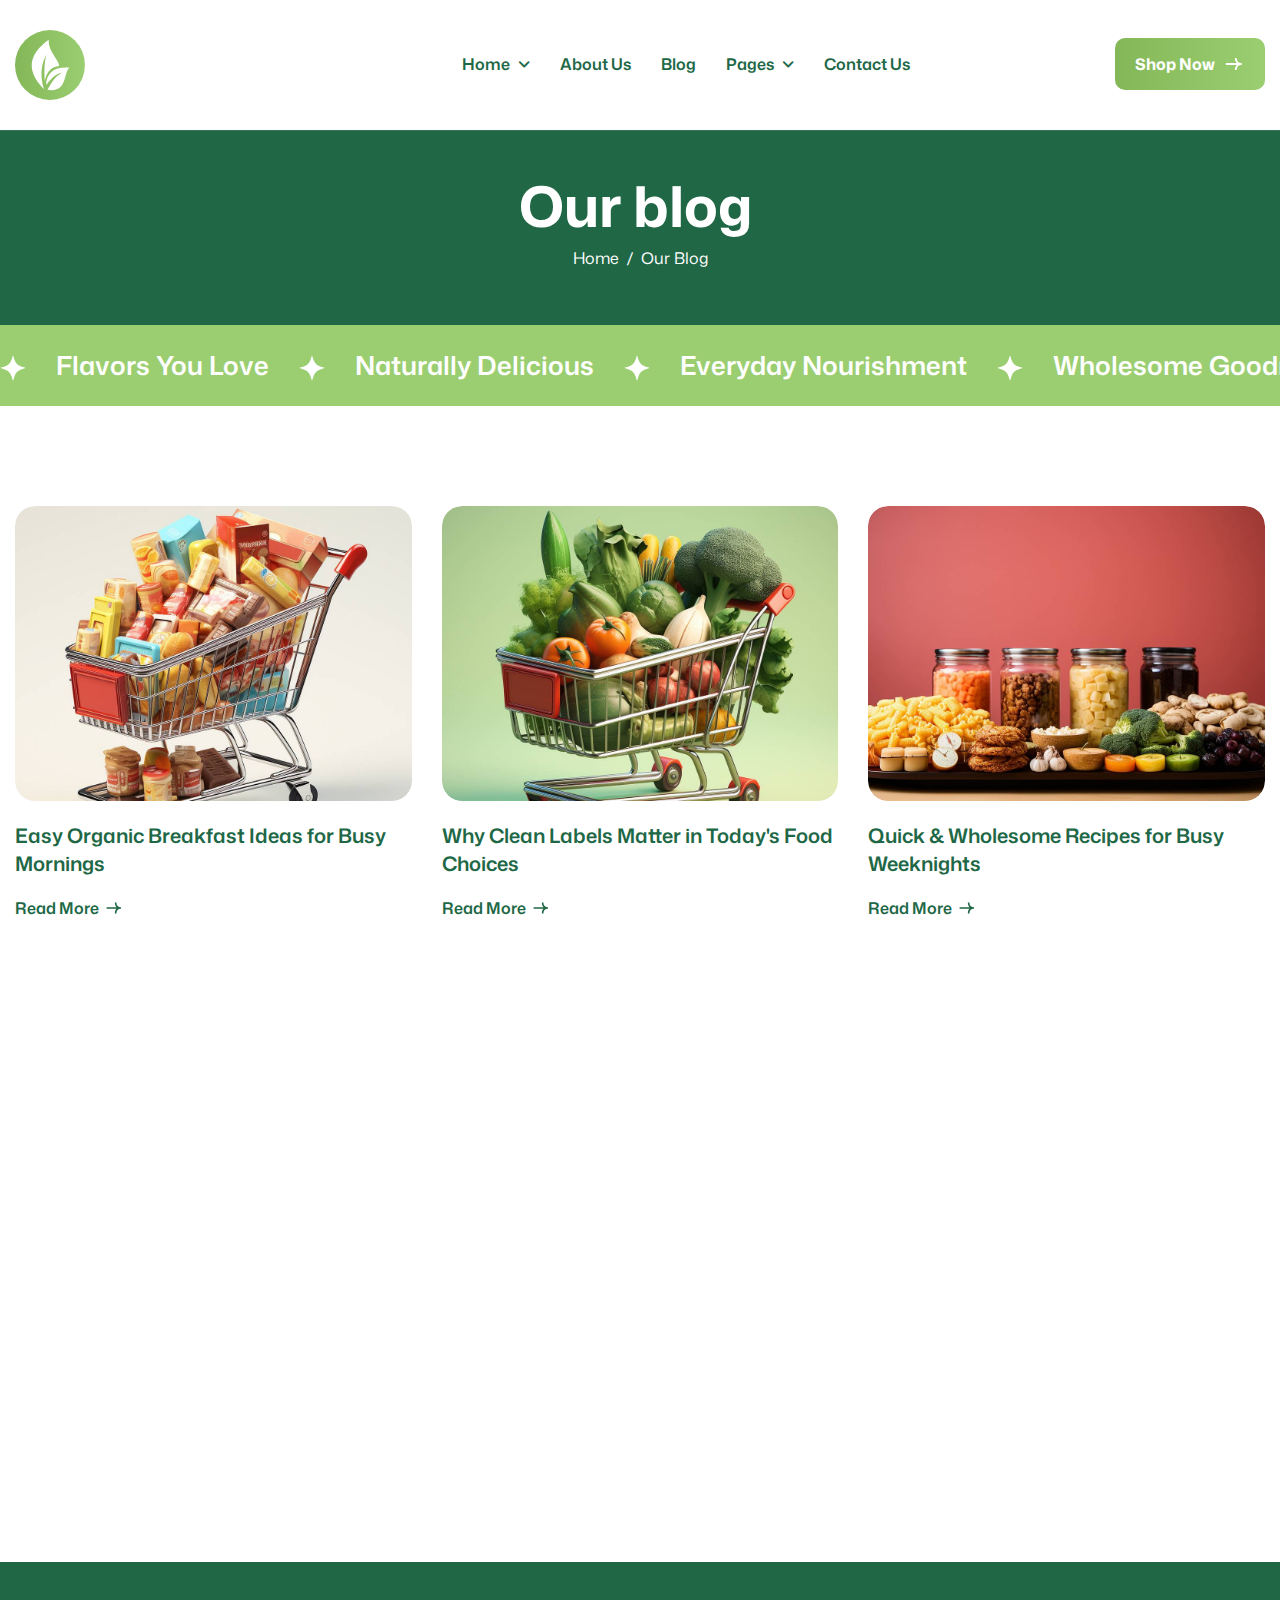
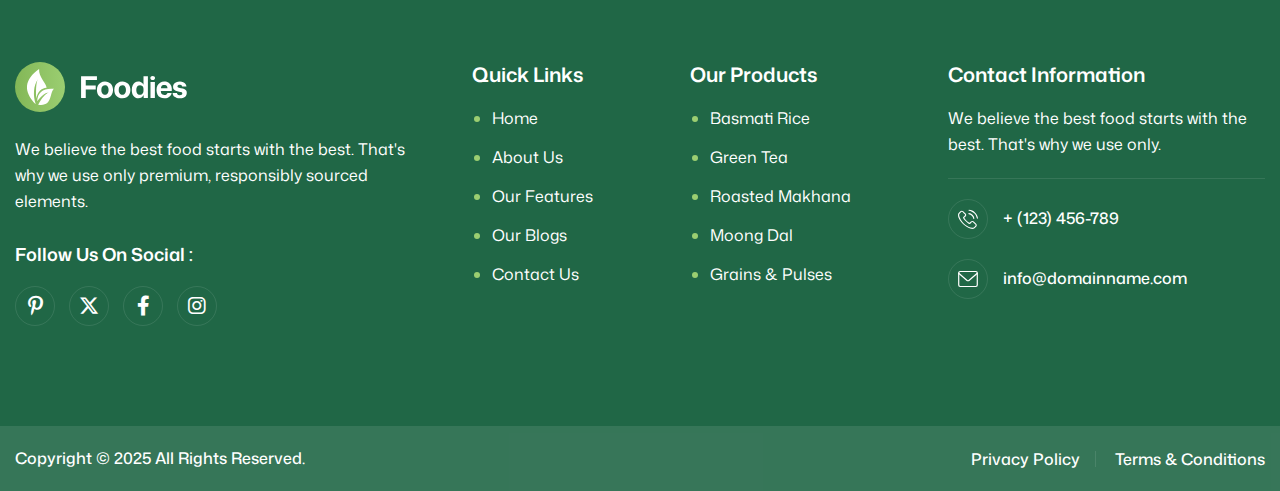
<file: blog.html>
<!DOCTYPE html>
<html lang="zxx">

<!-- Mirrored from html.awaikenthemes.com/sellsmart/food-products/blog.html by HTTrack Website Copier/3.x [XR&CO'2014], Mon, 15 Sep 2025 03:01:16 GMT -->
<head>
	<!-- Meta -->
	<meta charset="utf-8">
	<meta http-equiv="X-UA-Compatible" content="IE=edge">
	<meta name="viewport" content="width=device-width, initial-scale=1.0, maximum-scale=1">
	<meta name="description" content="">
	<meta name="keywords" content="">
	<meta name="author" content="Awaiken">
	<!-- Page Title -->
    <title>Sellsmart - Single Product Landing page HTML Template</title>
	<!-- Favicon Icon -->
	<link rel="shortcut icon" type="image/x-icon" href="images/favicon.png">
	<!-- Google Fonts Css-->
	<link rel="preconnect" href="https://fonts.googleapis.com/">
    <link rel="preconnect" href="https://fonts.gstatic.com/" crossorigin>
    <link href="https://fonts.googleapis.com/css2?family=Mona+Sans:ital,wght@0,200..900;1,200..900&amp;display=swap" rel="stylesheet">
	<!-- Bootstrap Css -->
	<link href="css/bootstrap.min.css" rel="stylesheet" media="screen">
	<!-- SlickNav Css -->
	<link href="css/slicknav.min.css" rel="stylesheet">
	<!-- Swiper Css -->
	<link rel="stylesheet" href="css/swiper-bundle.min.css">
	<!-- Font Awesome Icon Css-->
	<link href="css/all.min.css" rel="stylesheet" media="screen">
	<!-- Animated Css -->
	<link href="css/animate.css" rel="stylesheet">
    <!-- Magnific Popup Core Css File -->
	<link rel="stylesheet" href="css/magnific-popup.css">
	<!-- Mouse Cursor Css File -->
	<link rel="stylesheet" href="css/mousecursor.css">
	<!-- Main Custom Css -->
	<link href="css/custom.css" rel="stylesheet" media="screen">
</head>
<body>

    <!-- Preloader Start -->
	<div class="preloader">
		<div class="loading-container">
			<div class="loading"></div>
			<div id="loading-icon"><img src="images/loader.svg" alt=""></div>
		</div>
	</div>
	<!-- Preloader End -->

    <!-- Header Start -->
	<header class="main-header">
		<div class="header-sticky">
			<nav class="navbar navbar-expand-lg">
				<div class="container">
					<!-- Logo Start -->
					<a class="navbar-brand" href="index.html">
						<img src="images/logo.svg" alt="Logo">
					</a>
					<!-- Logo End -->

					<!-- Main Menu Start -->
					<div class="collapse navbar-collapse main-menu">
                        <div class="nav-menu-wrapper">
                            <ul class="navbar-nav mr-auto" id="menu">
                                <li class="nav-item submenu"><a class="nav-link" href="index.html">Home</a>
                                    <ul>
                                        <li class="nav-item"><a class="nav-link" href="index-2.html">Home - Main</a></li>
                                        <li class="nav-item"><a class="nav-link" href="index-video.html">Home - Video</a></li>
                                        <li class="nav-item"><a class="nav-link" href="index-slider.html">Home - Slider</a></li>
                                    </ul>
                                </li>                                
                                <li class="nav-item"><a class="nav-link" href="about.html">About Us</a>
                                <li class="nav-item"><a class="nav-link" href="blog.html">Blog</a></li>
                                <li class="nav-item submenu"><a class="nav-link" href="#">Pages</a>
                                    <ul>
                                        <li class="nav-item"><a class="nav-link" href="blog-single.html">Blog Details</a></li>
                                        <li class="nav-item"><a class="nav-link" href="features.html">Features</a></li>
                                        <li class="nav-item"><a class="nav-link" href="testimonials.html">Testimonials</a></li>
                                        <li class="nav-item"><a class="nav-link" href="faqs.html">FAQs</a></li>
                                        <li class="nav-item"><a class="nav-link" href="404.html">404</a></li>
                                    </ul>
                                </li>
                                <li class="nav-item"><a class="nav-link" href="contact.html">Contact Us</a></li>             
                            </ul>
                        </div>
                        
                        <!-- Header Contact Btn Start -->
                        <div class="header-contact-btn">
                            <a href="contact.html" class="btn-default btn-highlighted">Shop now</a>
                        </div>
                        <!-- Header Contact Btn End -->
					</div>
					<!-- Main Menu End -->
					<div class="navbar-toggle"></div>
				</div>
			</nav>
			<div class="responsive-menu"></div>
		</div>
	</header>
	<!-- Header End -->

    <!-- Page Header Start -->
    <div class="page-header">
        <div class="container">
            <div class="row align-items-center">
                <div class="col-lg-12">
                    <!-- Page Header Box Start -->
                    <div class="page-header-box">
                        <h1 class="text-anime-style-3" data-cursor="-opaque">Our blog</h1>
						<nav class="wow fadeInUp">
							<ol class="breadcrumb">
								<li class="breadcrumb-item"><a href="index.html">home</a></li>
								<li class="breadcrumb-item active" aria-current="page">our blog</li>
							</ol>
						</nav>
                    </div>
                    <!-- Page Header Box End -->
                </div>
            </div>
        </div>
    </div>
    <!-- Page Header End -->

    <!-- Scrolling Ticker Section Start -->
    <div class="our-scrolling-ticker">
        <!-- Scrolling Ticker Start -->
        <div class="scrolling-ticker-box">
            <div class="scrolling-content">
                <span><img src="images/icon-sparkle-white.svg" alt="">Flavors You Love</span>
                <span><img src="images/icon-sparkle-white.svg" alt="">Naturally Delicious</span>
                <span><img src="images/icon-sparkle-white.svg" alt="">Everyday Nourishment</span>
                <span><img src="images/icon-sparkle-white.svg" alt="">Wholesome Goodness</span>
                <span><img src="images/icon-sparkle-white.svg" alt="">Farm Fresh Finds</span>
                <span><img src="images/icon-sparkle-white.svg" alt="">Flavors You Love</span>
            </div>

            <div class="scrolling-content">
                <span><img src="images/icon-sparkle-white.svg" alt="">Flavors You Love</span>
                <span><img src="images/icon-sparkle-white.svg" alt="">Naturally Delicious</span>
                <span><img src="images/icon-sparkle-white.svg" alt="">Everyday Nourishment</span>
                <span><img src="images/icon-sparkle-white.svg" alt="">Wholesome Goodness</span>
                <span><img src="images/icon-sparkle-white.svg" alt="">Farm Fresh Finds</span>
                <span><img src="images/icon-sparkle-white.svg" alt="">Flavors You Love</span>
            </div>
        </div>
    </div>
    <!-- Scrolling Ticker Section End -->

    <!-- Page Blog Section Start -->
    <div class="page-blog">
        <div class="container">
            <div class="row">
                <div class="col-lg-4 col-md-6">
                    <!-- Post Item Start -->
                    <div class="post-item wow fadeInUp">
                        <!-- Post Featured Image Start-->
                        <div class="post-featured-image">
                            <a href="blog-single.html"  data-cursor-text="View">
                                <figure class="image-anime">
                                    <img src="images/post-1.jpg" alt="">
                                </figure>    
                            </a>                            
                        </div>
                        <!-- Post Featured Image End -->

                        <!-- Post Item Body Start -->
                        <div class="post-item-body">
                            <!-- Post Item Content Start -->
                            <div class="post-item-content">
                                <h2><a href="blog-single.html">Easy Organic Breakfast Ideas for Busy Mornings</a></h2>
                            </div>
                            <!-- Post Item Content End -->

                            <!-- Post Item Button Start-->
                            <div class="post-item-btn">
                                <a href="blog-single.html" class="readmore-btn">read more</a>
                            </div>
                            <!-- Post Item Button End-->
                        </div>
                        <!-- Post Item Body End -->
                    </div>
                    <!-- Post Item End -->
                </div>

                <div class="col-lg-4 col-md-6">
                    <!-- Post Item Start -->
                    <div class="post-item wow fadeInUp" data-wow-delay="0.2s">
                        <!-- Post Featured Image Start-->
                        <div class="post-featured-image">
                            <a href="blog-single.html"  data-cursor-text="View">
                                <figure class="image-anime">
                                    <img src="images/post-2.jpg" alt="">
                                </figure>    
                            </a>                            
                        </div>
                        <!-- Post Featured Image End -->

                        <!-- Post Item Body Start -->
                        <div class="post-item-body">
                            <!-- Post Item Content Start -->
                            <div class="post-item-content">
                                <h2><a href="blog-single.html">Why Clean Labels Matter in Today's Food Choices</a></h2>
                            </div>
                            <!-- Post Item Content End -->

                            <!-- Post Item Button Start-->
                            <div class="post-item-btn">
                                <a href="blog-single.html" class="readmore-btn">read more</a>
                            </div>
                            <!-- Post Item Button End-->
                        </div>
                        <!-- Post Item Body End -->
                    </div>
                    <!-- Post Item End -->
                </div>

                <div class="col-lg-4 col-md-6">
                    <!-- Post Item Start -->
                    <div class="post-item wow fadeInUp" data-wow-delay="0.4s">
                        <!-- Post Featured Image Start-->
                        <div class="post-featured-image">
                            <a href="blog-single.html"  data-cursor-text="View">
                                <figure class="image-anime">
                                    <img src="images/post-3.jpg" alt="">
                                </figure>    
                            </a>                            
                        </div>
                        <!-- Post Featured Image End -->

                        <!-- Post Item Body Start -->
                        <div class="post-item-body">
                            <!-- Post Item Content Start -->
                            <div class="post-item-content">
                                <h2><a href="blog-single.html">Quick & Wholesome Recipes for Busy Weeknights</a></h2>
                            </div>
                            <!-- Post Item Content End -->

                            <!-- Post Item Button Start-->
                            <div class="post-item-btn">
                                <a href="blog-single.html" class="readmore-btn">read more</a>
                            </div>
                            <!-- Post Item Button End-->
                        </div>
                        <!-- Post Item Body End -->
                    </div>
                    <!-- Post Item End -->
                </div>
                
                <div class="col-lg-4 col-md-6">
                    <!-- Post Item Start -->
                    <div class="post-item wow fadeInUp" data-wow-delay="0.6s">
                        <!-- Post Featured Image Start-->
                        <div class="post-featured-image">
                            <a href="blog-single.html"  data-cursor-text="View">
                                <figure class="image-anime">
                                    <img src="images/post-4.jpg" alt="">
                                </figure>    
                            </a>                            
                        </div>
                        <!-- Post Featured Image End -->

                        <!-- Post Item Body Start -->
                        <div class="post-item-body">
                            <!-- Post Item Content Start -->
                            <div class="post-item-content">
                                <h2><a href="blog-single.html">Quick Healthy Lunch Recipes for Working Days</a></h2>
                            </div>
                            <!-- Post Item Content End -->

                            <!-- Post Item Button Start-->
                            <div class="post-item-btn">
                                <a href="blog-single.html" class="readmore-btn">read more</a>
                            </div>
                            <!-- Post Item Button End-->
                        </div>
                        <!-- Post Item Body End -->
                    </div>
                    <!-- Post Item End -->
                </div>

                <div class="col-lg-4 col-md-6">
                    <!-- Post Item Start -->
                    <div class="post-item wow fadeInUp" data-wow-delay="0.8s">
                        <!-- Post Featured Image Start-->
                        <div class="post-featured-image">
                            <a href="blog-single.html"  data-cursor-text="View">
                                <figure class="image-anime">
                                    <img src="images/post-5.jpg" alt="">
                                </figure>    
                            </a>                            
                        </div>
                        <!-- Post Featured Image End -->

                        <!-- Post Item Body Start -->
                        <div class="post-item-body">
                            <!-- Post Item Content Start -->
                            <div class="post-item-content">
                                <h2><a href="blog-single.html">Simple Organic Dinner Plans for Family Nights</a></h2>
                            </div>
                            <!-- Post Item Content End -->

                            <!-- Post Item Button Start-->
                            <div class="post-item-btn">
                                <a href="blog-single.html" class="readmore-btn">read more</a>
                            </div>
                            <!-- Post Item Button End-->
                        </div>
                        <!-- Post Item Body End -->
                    </div>
                    <!-- Post Item End -->
                </div>

                <div class="col-lg-4 col-md-6">
                    <!-- Post Item Start -->
                    <div class="post-item wow fadeInUp" data-wow-delay="1s">
                        <!-- Post Featured Image Start-->
                        <div class="post-featured-image">
                            <a href="blog-single.html"  data-cursor-text="View">
                                <figure class="image-anime">
                                    <img src="images/post-6.jpg" alt="">
                                </figure>    
                            </a>                            
                        </div>
                        <!-- Post Featured Image End -->

                        <!-- Post Item Body Start -->
                        <div class="post-item-body">
                            <!-- Post Item Content Start -->
                            <div class="post-item-content">
                                <h2><a href="blog-single.html">Tasty Quick Vegan Snack Ideas for Busy Evenings</a></h2>
                            </div>
                            <!-- Post Item Content End -->

                            <!-- Post Item Button Start-->
                            <div class="post-item-btn">
                                <a href="blog-single.html" class="readmore-btn">read more</a>
                            </div>
                            <!-- Post Item Button End-->
                        </div>
                        <!-- Post Item Body End -->
                    </div>
                    <!-- Post Item End -->
                </div>

                <div class="col-lg-12">
                    <!-- Page Pagination Start -->
                    <div class="page-pagination wow fadeInUp" data-wow-delay="1.2s">
                        <ul class="pagination">
                            <li><a href="#"><i class="fa-solid fa-arrow-left-long"></i></a></li>
                            <li class="active"><a href="#">1</a></li>
                            <li><a href="#">2</a></li>
                            <li><a href="#">3</a></li>
                            <li><a href="#"><i class="fa-solid fa-arrow-right-long"></i></a></li>
                        </ul>
                    </div>
                    <!-- Page Pagination End -->
                </div>
            </div>
        </div>
    </div>
    <!-- Page Blog Section End -->

    <!-- Footer Start -->
    <footer class="main-footer dark-section">
        <div class="container">    
            <div class="row">
                <div class="col-lg-4 col-md-12">
                    <!-- About Footer Start -->
                    <div class="about-footer">
                        <!-- Footer Logo Start -->
                        <div class="footer-logo">
                            <img src="images/footer-logo.svg" alt="">
                        </div>
                        <!-- Footer Logo End -->
    
                        <!-- About Footer Content Start -->
                        <div class="about-footer-content">
                            <p>We believe the best food starts with the best. That's why we use only premium, responsibly sourced elements.</p>
                        </div>
                        <!-- About Footer Content End -->

                        <!-- Footer Social Link Start -->
                        <div class="footer-social-links">
                            <h3>Follow Us On Social :</h3>
                            <ul>
                                <li><a href="#"><i class="fa-brands fa-pinterest-p"></i></a></li>
                                <li><a href="#"><i class="fa-brands fa-x-twitter"></i></a></li>
                                <li><a href="#"><i class="fa-brands fa-facebook-f"></i></a></li>
                                <li><a href="#"><i class="fa-brands fa-instagram"></i></a></li>
                            </ul>
                        </div>
                        <!-- Footer Social Link End -->
                    </div>
                    <!-- About Footer End -->
                </div>
    
                <div class="col-lg-8">
                    <!-- Footer Links Box Start -->
                    <div class="footer-links-box">
                        <!-- Footer Links Start -->
                        <div class="footer-links">
                            <h3>quick links</h3>
                            <ul>
                                <li><a href="index-2.html">Home</a></li>
                                <li><a href="about.html">About us</a></li>
                                <li><a href="features.html">Our Features</a></li>
                                <li><a href="blog.html">Our Blogs</a></li>
                                <li><a href="contact.html">Contact us</a></li>
                            </ul>
                        </div>
                        <!-- Footer Links End -->
    
                        <!-- Footer Links Start -->
                        <div class="footer-links">
                            <h3>Our Products</h3>
                            <ul>
                                <li><a href="#">Basmati Rice</a></li>
                                <li><a href="#">Green Tea</a></li>
                                <li><a href="#">Roasted Makhana</a></li>
                                <li><a href="#">Moong Dal</a></li>
                                <li><a href="#">Grains & Pulses</a></li>
                            </ul>
                        </div>
                        <!-- Footer Links End -->
    
                        <!-- Footer Links Start -->
                        <div class="footer-links footer-contact-links">
                            <h3>Contact Information</h3>
                            <p>We believe the best food starts with the best. That's why we use only.</p>

                            <!-- Footer Contact List Start -->
                            <div class="footer-contact-list">
                                <!-- Footer Contact Item Start -->
                                <div class="footer-contact-item">
                                    <div class="icon-box">
                                        <img src="images/icon-phone-white.svg" alt="">
                                    </div>
                                    <div class="footer-contact-content">
                                        <p><a href="tel:+123456789">+ (123) 456-789</a></p>
                                    </div>
                                </div>
                                <!-- Footer Contact Item End -->
        
                                <!-- Footer Contact Item Start -->
                                <div class="footer-contact-item">
                                    <div class="icon-box">
                                        <img src="images/icon-mail-white.svg" alt="">
                                    </div>
                                    <div class="footer-contact-content">
                                        <p><a href="mailto:info@domainname.com">info@domainname.com</a></p>
                                    </div>
                                </div>
                                <!-- Footer Contact Item End -->
                            </div>
                            <!-- Footer Contact List End -->
                        </div>
                        <!-- Footer Links End -->
                    </div>
                    <!-- Footer Links Box End -->
                </div>
            </div>
        </div>
    
        <!-- Footer Copyright Start -->
        <div class="footer-copyright">
            <div class="container">
                <div class="row">
                    <!-- Footer Copyright Box Start -->
                    <div class="footer-copyright-box">
                        <!-- Footer Copyright Text Start -->
                        <div class="footer-copyright-text">
                            <p>Copyright © 2025 All Rights Reserved.</p>
                        </div>
                        <!-- Footer Copyright Text End -->
            
                        <!-- Footer Privacy Policy Start -->
                        <div class="footer-privacy-policy">
                            <ul>
                                <li><a href="#">Privacy Policy</a></li>
                                <li><a href="#">Terms & Conditions</a></li>
                            </ul>
                        </div>
                        <!-- Footer Privacy Policy End -->
                    </div>
                    <!-- Footer Copyright Box End -->
                </div>
            </div>
        </div>
        <!-- Footer Copyright End -->
    </footer>
    <!-- Footer End -->

    <!-- Jquery Library File -->
    <script src="js/jquery-3.7.1.min.js"></script>
    <!-- Bootstrap js file -->
    <script src="js/bootstrap.min.js"></script>
    <!-- Validator js file -->
    <script src="js/validator.min.js"></script>
    <!-- SlickNav js file -->
    <script src="js/jquery.slicknav.js"></script>
    <!-- Swiper js file -->
    <script src="js/swiper-bundle.min.js"></script>
    <!-- Counter js file -->
    <script src="js/jquery.waypoints.min.js"></script>
    <script src="js/jquery.counterup.min.js"></script>
    <!-- Magnific js file -->
    <script src="js/jquery.magnific-popup.min.js"></script>
    <!-- SmoothScroll -->
    <script src="js/SmoothScroll.js"></script>
    <!-- Parallax js -->
    <script src="js/parallaxie.js"></script>
    <!-- MagicCursor js file -->
    <script src="js/gsap.min.js"></script>
    <script src="js/magiccursor.js"></script>
    <!-- Text Effect js file -->
    <script src="js/SplitText.js"></script>
    <script src="js/ScrollTrigger.min.js"></script>
    <!-- YTPlayer js File -->
    <script src="js/jquery.mb.YTPlayer.min.js"></script>
    <!-- Wow js file -->
    <script src="js/wow.min.js"></script>
    <!-- Main Custom js file -->
    <script src="js/function.js"></script>
</body>

<!-- Mirrored from html.awaikenthemes.com/sellsmart/food-products/blog.html by HTTrack Website Copier/3.x [XR&CO'2014], Mon, 15 Sep 2025 03:01:16 GMT -->
</html>
</file>
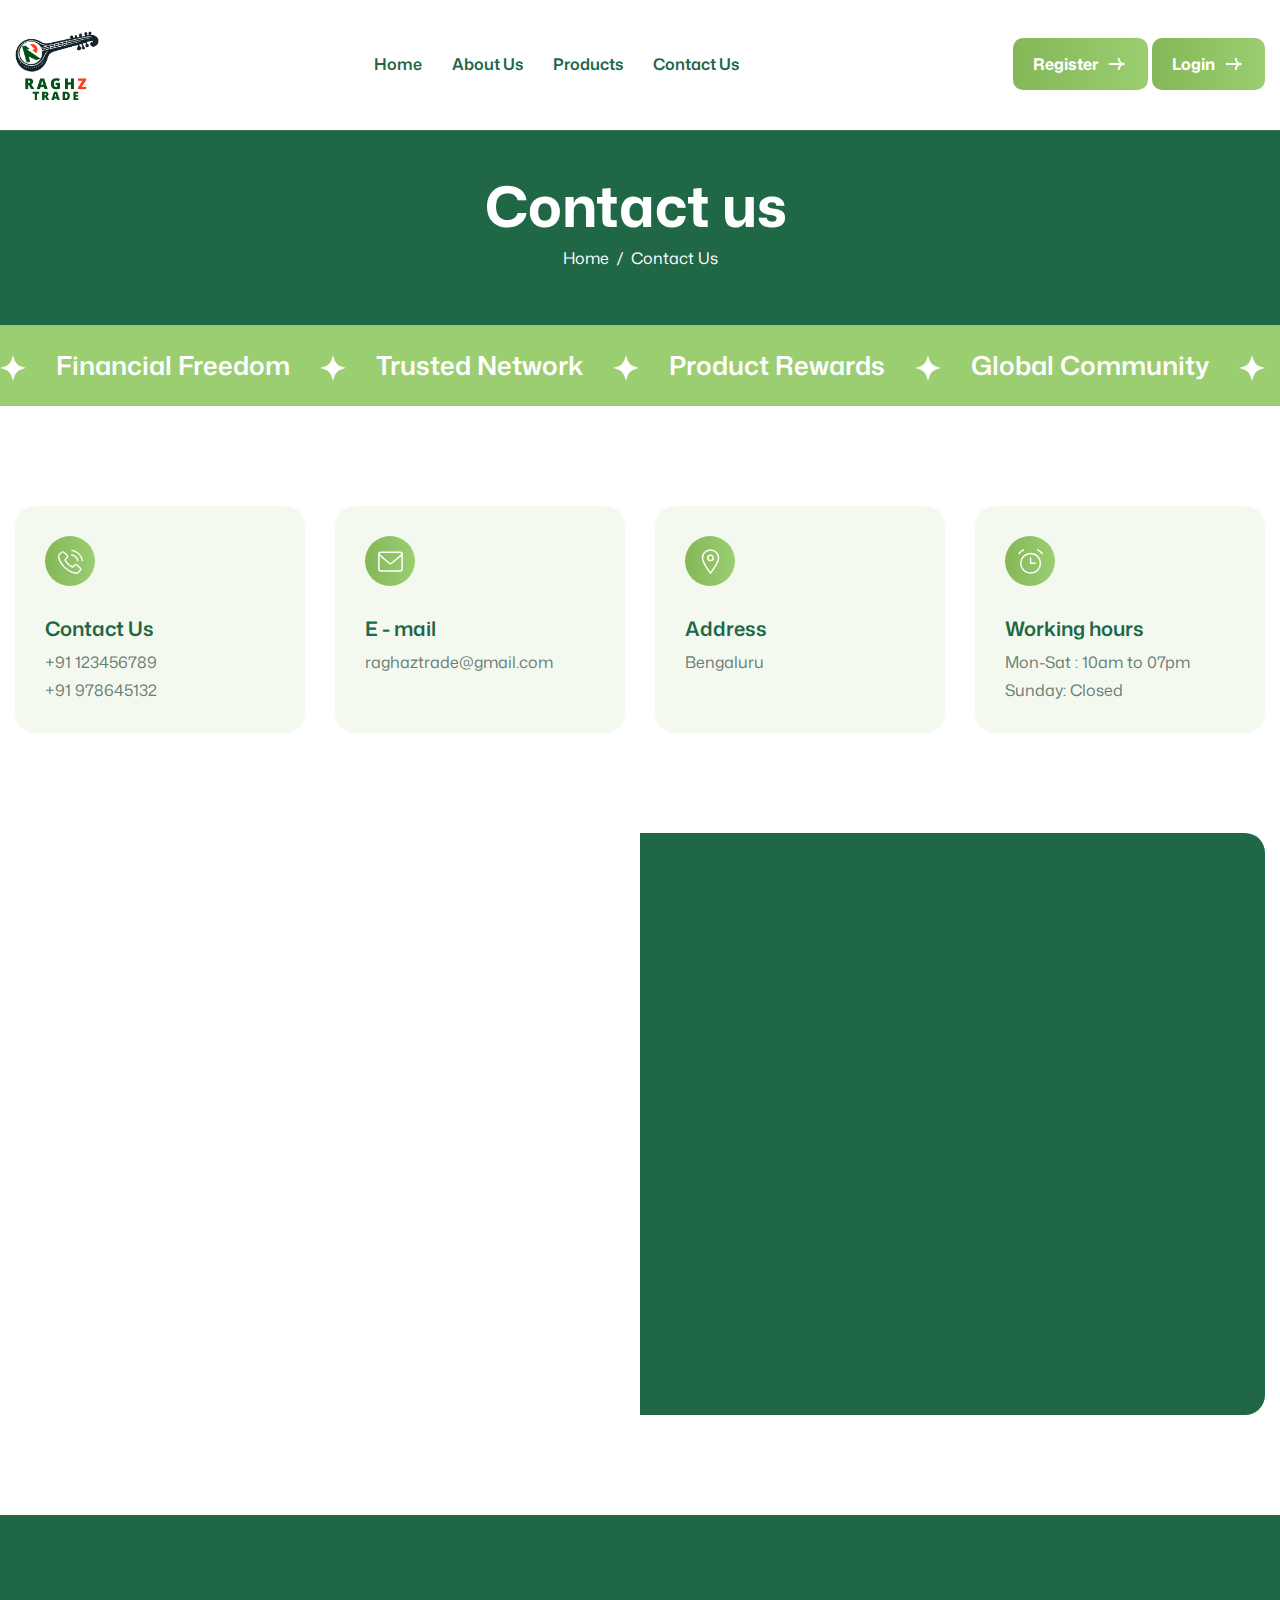
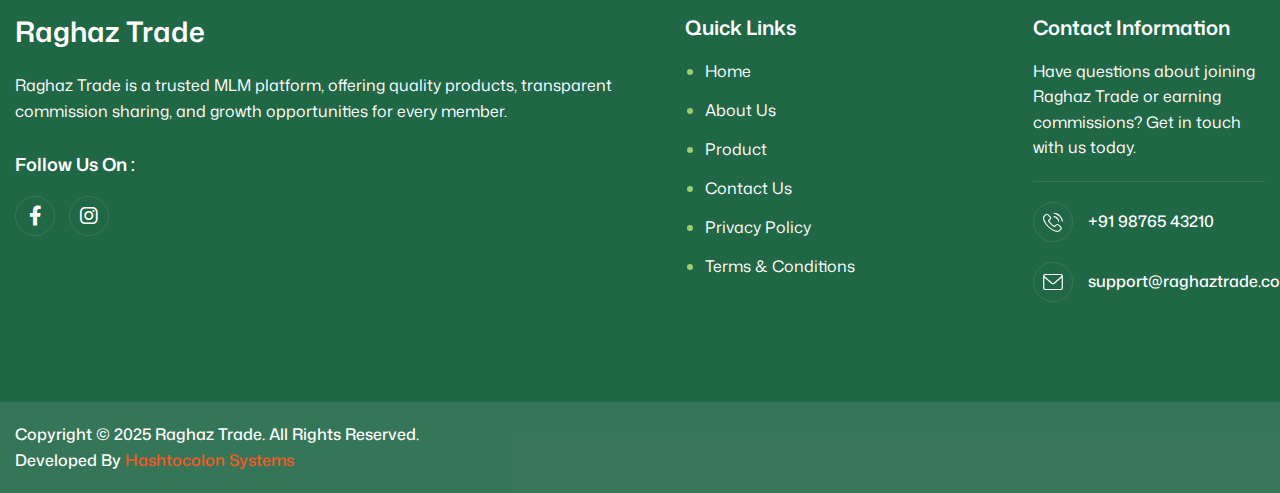
<file: contact.html>
<!DOCTYPE html>
<html lang="zxx">

<head>
	<!-- Meta -->
	<meta charset="utf-8">
	<meta http-equiv="X-UA-Compatible" content="IE=edge">
	<meta name="viewport" content="width=device-width, initial-scale=1.0, maximum-scale=1">
	<meta name="description" content="">
	<meta name="keywords" content="">
	<meta name="author" content="">
	<!-- Page Title -->
    <title>Raghaz Trade</title>
	
    <link rel="apple-touch-icon" sizes="180x180" href="/images/favicon_io/apple-touch-icon.png">
    <link rel="icon" type="image/png" sizes="32x32" href="/images/favicon_io/favicon-32x32.png">
    <link rel="icon" type="image/png" sizes="16x16" href="/images/favicon_io/favicon-16x16.png">
    <link rel="manifest" href="/images/favicon_io/site.webmanifest">
    <link rel="icon" type="image/png" href="/images/favicon_io/favicon.ico">

	<!-- Google Fonts Css-->
	<link rel="preconnect" href="https://fonts.googleapis.com/">
    <link rel="preconnect" href="https://fonts.gstatic.com/" crossorigin>
    <link href="https://fonts.googleapis.com/css2?family=Mona+Sans:ital,wght@0,200..900;1,200..900&amp;display=swap" rel="stylesheet">
	<!-- Bootstrap Css -->
	<link href="css/bootstrap.min.css" rel="stylesheet" media="screen">
	<!-- SlickNav Css -->
	<link href="css/slicknav.min.css" rel="stylesheet">
	<!-- Swiper Css -->
	<link rel="stylesheet" href="css/swiper-bundle.min.css">
	<!-- Font Awesome Icon Css-->
	<link href="css/all.min.css" rel="stylesheet" media="screen">
	<!-- Animated Css -->
	<link href="css/animate.css" rel="stylesheet">
    <!-- Magnific Popup Core Css File -->
	<link rel="stylesheet" href="css/magnific-popup.css">
	<!-- Mouse Cursor Css File -->
	<link rel="stylesheet" href="css/mousecursor.css">
	<!-- Main Custom Css -->
	<link href="css/custom.css" rel="stylesheet" media="screen">
</head>
<body>

    <!-- Preloader Start -->
	<div class="preloader">
		<div class="loading-container">
			<div class="loading"></div>
			<div id="loading-icon"><img src="images/preload2.png" alt=""></div>
		</div>
	</div>
	<!-- Preloader End -->
<!-- Header Start -->
<header class="main-header">
    <div class="header-sticky">
        <nav class="navbar navbar-expand-lg">
            <div class="container">
               
                <a class="navbar-brand" href="index.html">
                    <img src="images/logo.png" alt="Logo">
                </a>
                
                <button class="navbar-toggler" type="button" data-bs-toggle="collapse" data-bs-target="#navbarMenu">
                    <span class="navbar-toggler-icon"></span>
                </button>

                <div class="collapse navbar-collapse main-menu" id="navbarMenu">
                    <div class="nav-menu-wrapper">
                        <ul class="navbar-nav" id="menu">
                            <li class="nav-item"><a class="nav-link" href="index.html">Home</a></li>
                            <li class="nav-item"><a class="nav-link" href="about.html">About Us</a></li>
                            <li class="nav-item"><a class="nav-link" href="product.html">Products</a></li>
                            <li class="nav-item"><a class="nav-link" href="contact.html">Contact Us</a></li>
                        </ul>
                    </div>

                    <div class="header-contact-btn mt-3 d-lg-none">
                        <a href="#" class="btn-default d-block mb-2">Register</a>
                        <a href="#" class="btn-default d-block">Login</a>
                    </div>
                </div>
                
                <div class="header-contact-btn d-none d-lg-block">
                    <a href="register.html" class="btn-default">Register</a>
                    <a href="login.html" class="btn-default">Login</a>
                </div>
            </div>
        </nav>
    </div>
</header>
<!-- Header End -->

    <!-- Page Header Start -->
    <div class="page-header">
        <div class="container">
            <div class="row align-items-center">
                <div class="col-lg-12">
                    <!-- Page Header Box Start -->
                    <div class="page-header-box">
                        <h1 class="text-anime-style-3" data-cursor="-opaque">Contact us</h1>
                        <nav class="wow fadeInUp">
                            <ol class="breadcrumb">
                                <li class="breadcrumb-item"><a href="index.html">home</a></li>
                                <li class="breadcrumb-item active" aria-current="page">Contact us</li>
                            </ol>
                        </nav>
                    </div>
                    <!-- Page Header Box End -->
                </div>
            </div>
        </div>
    </div>
    <!-- Page Header End -->

    
<div class="our-scrolling-ticker">
    <div class="scrolling-ticker-box">
        <div class="scrolling-content">
            <span><img src="images/icon-sparkle-white.svg" alt="">Financial Freedom</span>
            <span><img src="images/icon-sparkle-white.svg" alt="">Trusted Network</span>
            <span><img src="images/icon-sparkle-white.svg" alt="">Product Rewards</span>
            <span><img src="images/icon-sparkle-white.svg" alt="">Global Community</span>
            <span><img src="images/icon-sparkle-white.svg" alt="">Grow with Raghaz</span>
            <span><img src="images/icon-sparkle-white.svg" alt="">Sustainable Income</span>
        </div>

        <div class="scrolling-content">
            <span><img src="images/icon-sparkle-white.svg" alt="">Financial Freedom</span>
            <span><img src="images/icon-sparkle-white.svg" alt="">Trusted Network</span>
            <span><img src="images/icon-sparkle-white.svg" alt="">Product Rewards</span>
            <span><img src="images/icon-sparkle-white.svg" alt="">Global Community</span>
            <span><img src="images/icon-sparkle-white.svg" alt="">Grow with Raghaz</span>
            <span><img src="images/icon-sparkle-white.svg" alt="">Sustainable Income</span>
        </div>
    </div>
</div>

    <!-- Page Contact Us Start -->
   <div class="page-contact-us">
        <div class="container">
            <div class="row">
                <div class="col-lg-12">
                    <!-- Contact Info List Start -->
                    <div class="contact-info-list">
                        <!-- Contact Info Item Start -->
                        <div class="contact-info-item wow fadeInUp">
                            <div class="icon-box">
                                <img src="images/icon-phone-white.svg" alt="">
                            </div>
                            <div class="contact-info-content">
                                <h3>Contact Us</h3>
                                <p><a href="tel:+9123456789">+91 123456789</a></p>
                                <p><a href="tel:+91978645132">+91 978645132</a></p>
                            </div>
                        </div>
                        <!-- Contact Info Item End -->

                        <!-- Contact Info Item Start -->
                        <div class="contact-info-item wow fadeInUp" data-wow-delay="0.2s">
                            <div class="icon-box">
                                <img src="images/icon-mail-white.svg" alt="">
                            </div>
                            <div class="contact-info-content">
                                <h3>E - mail</h3>
                                <p><a href="mailto:raghaztrade@gmail.com">raghaztrade@gmail.com</a></p>
                            </div>
                        </div>
                        <!-- Contact Info Item End -->
                        
                        <!-- Contact Info Item Start -->
                        <div class="contact-info-item wow fadeInUp" data-wow-delay="0.4s">
                            <div class="icon-box">
                                <img src="images/icon-location-white.svg" alt="">
                            </div>
                            <div class="contact-info-content">
                                <h3>Address</h3>
                                <p>Bengaluru</p>
                            </div>
                        </div>
                        <!-- Contact Info Item End -->
                        
                        <!-- Contact Info Item Start -->
                        <div class="contact-info-item wow fadeInUp" data-wow-delay="0.6s">
                            <div class="icon-box">
                                <img src="images/icon-clock-white.svg" alt="">
                            </div>
                            <div class="contact-info-content">
                                <h3>Working hours</h3>
                                <p>Mon-Sat : 10am to 07pm</p>
                                <p>Sunday: Closed</p>
                            </div>
                        </div>
                        <!-- Contact Info Item End -->
                    </div>
                    <!-- Contact Info List Start -->
                </div>

                <div class="col-lg-12">
                    <!-- Contact Us Form Start -->
                    <div class="conatct-us-form">
                        <!-- Google Map Iframe Start -->
                        <div class="google-map-iframe">
                          <iframe src="https://www.google.com/maps/embed?pb=!1m18!1m12!1m3!1d248849.84916296526!2d77.6309395!3d12.9539974!2m3!1f0!2f0!3f0!3m2!1i1024!2i768!4f13.1!3m3!1m2!1s0x3bae1670c9b44e6d%3A0xf8dfc3e8517e4fe0!2sBengaluru%2C%20Karnataka!5e0!3m2!1sen!2sin!4v1758272746096!5m2!1sen!2sin" width="600" height="450" style="border:0;" allowfullscreen="" loading="lazy" referrerpolicy="no-referrer-when-downgrade"></iframe>
                        </div>
                        <!-- Google Map Iframe End -->
                        
                        <!-- Contact Form Start -->
                        <div class="contact-form dark-section">
                            <!-- Section Title Start -->
                            <div class="section-title">
                                <h2 class="text-anime-style-3" data-cursor="-opaque">Send us message</h2>
                            </div>
                            <!-- Section Title End -->
                            
                            <!-- Contact Form Start -->
                            <form id="contactForm" action="#" method="POST" data-toggle="validator" class="wow fadeInUp" data-wow-delay="0.2s">
                                <div class="row">
                                    <div class="form-group col-md-6 mb-4">
                                        <input type="text" name="fname" class="form-control" id="fname" placeholder="First Name" required>
                                        <div class="help-block with-errors"></div>
                                    </div>
            
                                    <div class="form-group col-md-6 mb-4">
                                        <input type="text" name="lname" class="form-control" id="lname" placeholder="Last Name" required>
                                        <div class="help-block with-errors"></div>
                                    </div>
            
                                    <div class="form-group col-md-6 mb-4">
                                        <input type="email" name ="email" class="form-control" id="email" placeholder="Email" required>
                                        <div class="help-block with-errors"></div>
                                    </div>
                                    
                                    <div class="form-group col-md-6 mb-4">
                                        <input type="text" name="phone" class="form-control" id="phone" placeholder="Phone" required>
                                        <div class="help-block with-errors"></div>
                                    </div>
            
                                    <div class="form-group col-md-12 mb-5">
                                        <textarea name="message" class="form-control" id="message" rows="4" placeholder="Message..."></textarea>
                                        <div class="help-block with-errors"></div>
                                    </div>
            
                                    <div class="col-lg-12">
                                        <div class="contact-form-btn">
                                            <button type="submit" class="btn-default btn-highlighted"><span>Submit Message</span></button>
                                            <div id="msgSubmit" class="h3 hidden"></div>
                                        </div>
                                    </div>
                                </div>
                            </form>
                            <!-- Contact Form End -->
                        </div>
                        <!-- Contact Form End -->
                    </div>
                    <!-- Contact Us Form End -->
                </div>
            </div>
        </div>
    </div>
    <!-- Page Contact Us End -->

<!-- Footer Start -->
<footer class="main-footer dark-section">
    <div class="container">    
        <div class="row">
            <div class="col-lg-6 col-md-12">
                <!-- About Footer Start -->
                <div class="about-footer">
                    <!-- Footer Logo Start -->
                    <div class="footer-logo">
                       <h3>Raghaz Trade</h3>
                    </div>
                    <!-- Footer Logo End -->

                    <!-- About Footer Content Start -->
                    <div class="about-footer-content">
                        <p>Raghaz Trade is a trusted MLM platform, offering quality products, transparent commission sharing, and growth opportunities for every member.</p>
                    </div>
                    <!-- About Footer Content End -->

                    <!-- Footer Social Link Start -->
                    <div class="footer-social-links">
                        <h3>Follow Us On :</h3>
                        <ul>
                            <li><a href="#"><i class="fa-brands fa-facebook-f"></i></a></li>
                            <li><a href="#"><i class="fa-brands fa-instagram"></i></a></li>
                        </ul>
                    </div>
                    <!-- Footer Social Link End -->
                </div>
                <!-- About Footer End -->
            </div>

            <div class="col-lg-6">
                <!-- Footer Links Box Start -->
                <div class="footer-links-box">
                    <!-- Footer Links Start -->
                    <div class="footer-links">
                        <h3>Quick Links</h3>
                        <ul>
                            <li><a href="index.html">Home</a></li>
                            <li><a href="about.html">About Us</a></li>
                            <li><a href="product.html">Product</a></li>
                            <li><a href="contact.html">Contact Us</a></li>
                            <li><a href="#">Privacy Policy</a></li>
                            <li><a href="#">Terms & Conditions</a></li>
                        </ul>
                    </div>
                    <!-- Footer Links End -->

                    <!-- Footer Links Start -->
                    <div class="footer-links footer-contact-links">
                        <h3>Contact Information</h3>
                        <p>Have questions about joining Raghaz Trade or earning commissions? Get in touch with us today.</p>

                        <!-- Footer Contact List Start -->
                        <div class="footer-contact-list">
                            <!-- Footer Contact Item Start -->
                            <div class="footer-contact-item">
                                <div class="icon-box">
                                    <img src="images/icon-phone-white.svg" alt="">
                                </div>
                                <div class="footer-contact-content">
                                    <p><a href="tel:+919876543210">+91 98765 43210</a></p>
                                </div>
                            </div>
                            <!-- Footer Contact Item End -->
    
                            <!-- Footer Contact Item Start -->
                            <div class="footer-contact-item">
                                <div class="icon-box">
                                    <img src="images/icon-mail-white.svg" alt="">
                                </div>
                                <div class="footer-contact-content">
                                    <p><a href="mailto:support@raghaztrade.com">support@raghaztrade.com</a></p>
                                </div>
                            </div>
                            <!-- Footer Contact Item End -->
                        </div>
                        <!-- Footer Contact List End -->
                    </div>
                    <!-- Footer Links End -->
                </div>
                <!-- Footer Links Box End -->
            </div>
        </div>
    </div>

    <!-- Footer Copyright Start -->
    <div class="footer-copyright">
        <div class="container">
            <div class="row">
                <!-- Footer Copyright Box Start -->
                <div class="footer-copyright-box">
                    <!-- Footer Copyright Text Start -->
                    <div class="footer-copyright-text">
                        <p>Copyright © 2025 Raghaz Trade. All Rights Reserved. <br> Developed By <a href="https://hashtocolon.com/">Hashtocolon  Systems</a></p>
                    </div>
                    <!-- Footer Copyright Text End -->
                </div>
                <!-- Footer Copyright Box End -->
            </div>
        </div>
    </div>
    <!-- Footer Copyright End -->
</footer>
<!-- Footer End -->

    <!-- Jquery Library File -->
    <script src="js/jquery-3.7.1.min.js"></script>
    <!-- Bootstrap js file -->
    <script src="js/bootstrap.min.js"></script>
    <!-- Validator js file -->
    <script src="js/validator.min.js"></script>
    <!-- SlickNav js file -->
    <script src="js/jquery.slicknav.js"></script>
    <!-- Swiper js file -->
    <script src="js/swiper-bundle.min.js"></script>
    <!-- Counter js file -->
    <script src="js/jquery.waypoints.min.js"></script>
    <script src="js/jquery.counterup.min.js"></script>
    <!-- Magnific js file -->
    <script src="js/jquery.magnific-popup.min.js"></script>
    <!-- SmoothScroll -->
    <script src="js/SmoothScroll.js"></script>
    <!-- Parallax js -->
    <script src="js/parallaxie.js"></script>
    <!-- MagicCursor js file -->
    <script src="js/gsap.min.js"></script>
    <script src="js/magiccursor.js"></script>
    <!-- Text Effect js file -->
    <script src="js/SplitText.js"></script>
    <script src="js/ScrollTrigger.min.js"></script>
    <!-- YTPlayer js File -->
    <script src="js/jquery.mb.YTPlayer.min.js"></script>
    <!-- Wow js file -->
    <script src="js/wow.min.js"></script>
    <!-- Main Custom js file -->
    <script src="js/function.js"></script>
</body>


</html>
</file>
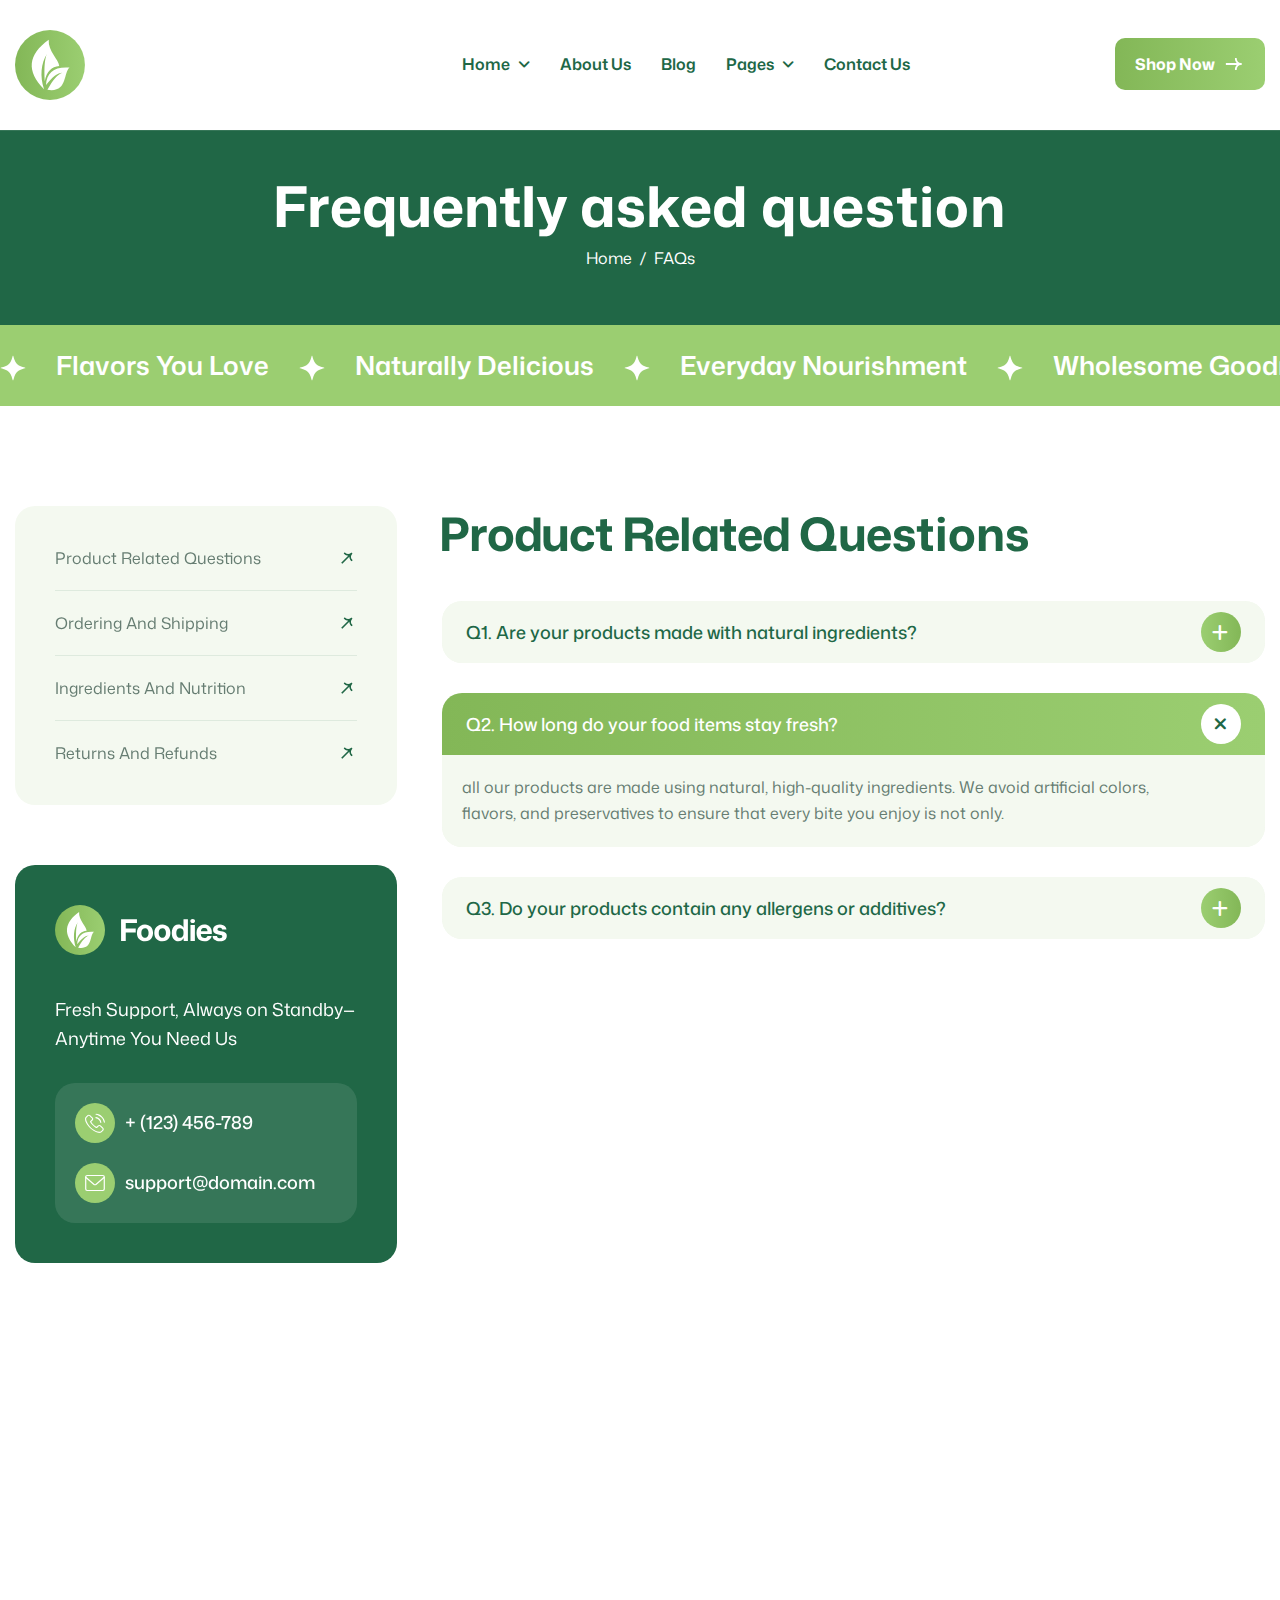
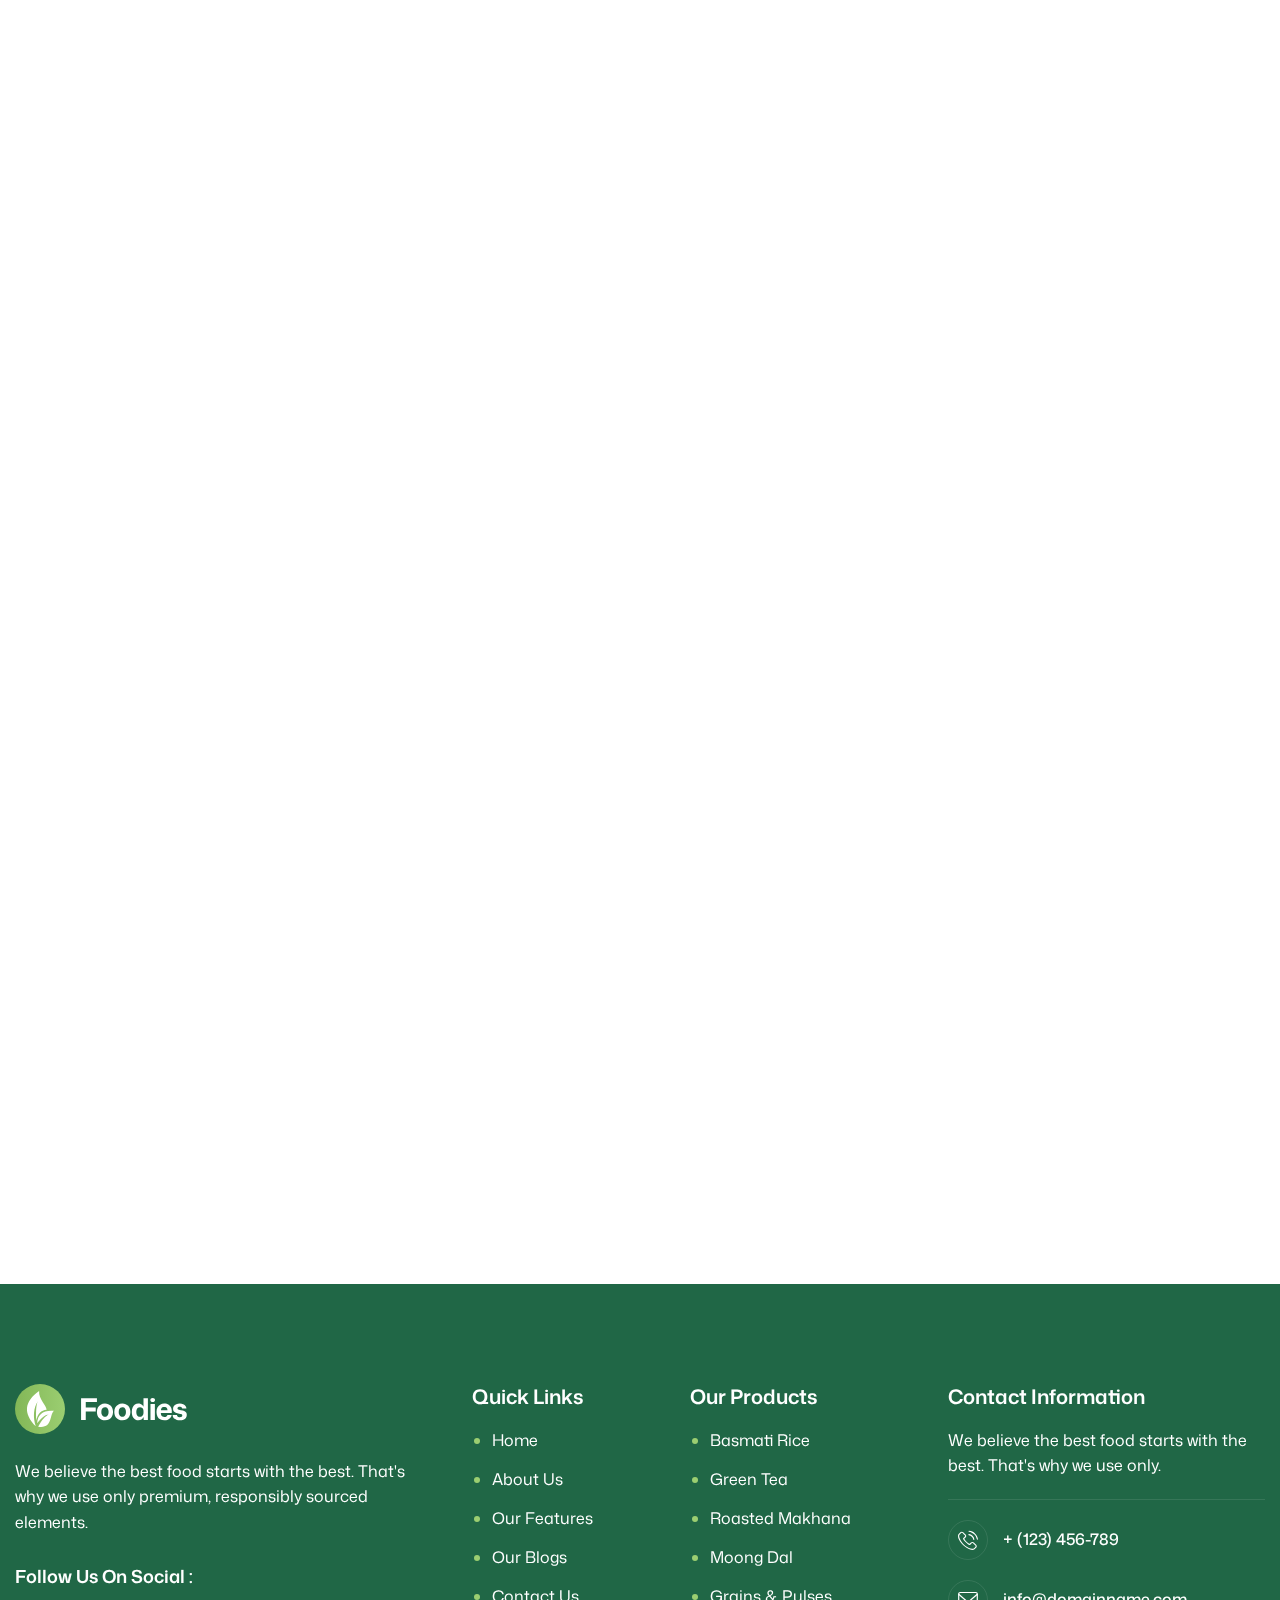
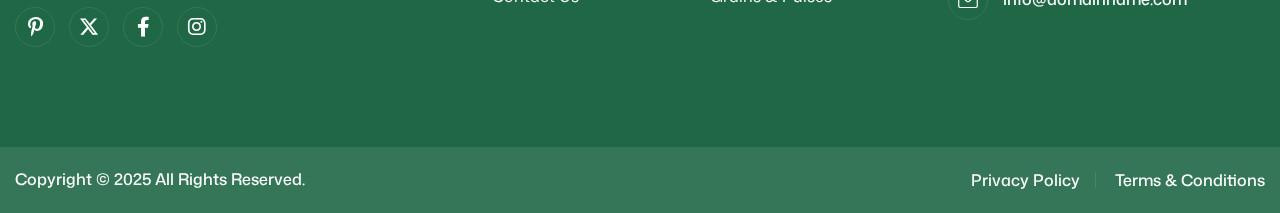
<file: faqs.html>
<!DOCTYPE html>
<html lang="zxx">

<!-- Mirrored from html.awaikenthemes.com/sellsmart/food-products/faqs.html by HTTrack Website Copier/3.x [XR&CO'2014], Mon, 15 Sep 2025 03:01:18 GMT -->
<head>
	<!-- Meta -->
	<meta charset="utf-8">
	<meta http-equiv="X-UA-Compatible" content="IE=edge">
	<meta name="viewport" content="width=device-width, initial-scale=1.0, maximum-scale=1">
	<meta name="description" content="">
	<meta name="keywords" content="">
	<meta name="author" content="Awaiken">
	<!-- Page Title -->
    <title>Sellsmart - Single Product Landing page HTML Template</title>
	<!-- Favicon Icon -->
	<link rel="shortcut icon" type="image/x-icon" href="images/favicon.png">
	<!-- Google Fonts Css-->
	<link rel="preconnect" href="https://fonts.googleapis.com/">
    <link rel="preconnect" href="https://fonts.gstatic.com/" crossorigin>
    <link href="https://fonts.googleapis.com/css2?family=Mona+Sans:ital,wght@0,200..900;1,200..900&amp;display=swap" rel="stylesheet">
	<!-- Bootstrap Css -->
	<link href="css/bootstrap.min.css" rel="stylesheet" media="screen">
	<!-- SlickNav Css -->
	<link href="css/slicknav.min.css" rel="stylesheet">
	<!-- Swiper Css -->
	<link rel="stylesheet" href="css/swiper-bundle.min.css">
	<!-- Font Awesome Icon Css-->
	<link href="css/all.min.css" rel="stylesheet" media="screen">
	<!-- Animated Css -->
	<link href="css/animate.css" rel="stylesheet">
    <!-- Magnific Popup Core Css File -->
	<link rel="stylesheet" href="css/magnific-popup.css">
	<!-- Mouse Cursor Css File -->
	<link rel="stylesheet" href="css/mousecursor.css">
	<!-- Main Custom Css -->
	<link href="css/custom.css" rel="stylesheet" media="screen">
</head>
<body>

    <!-- Preloader Start -->
	<div class="preloader">
		<div class="loading-container">
			<div class="loading"></div>
			<div id="loading-icon"><img src="images/loader.svg" alt=""></div>
		</div>
	</div>
	<!-- Preloader End -->

    <!-- Header Start -->
	<header class="main-header">
		<div class="header-sticky">
			<nav class="navbar navbar-expand-lg">
				<div class="container">
					<!-- Logo Start -->
					<a class="navbar-brand" href="index.html">
						<img src="images/logo.svg" alt="Logo">
					</a>
					<!-- Logo End -->

					<!-- Main Menu Start -->
					<div class="collapse navbar-collapse main-menu">
                        <div class="nav-menu-wrapper">
                            <ul class="navbar-nav mr-auto" id="menu">
                                <li class="nav-item submenu"><a class="nav-link" href="index.html">Home</a>
                                    <ul>
                                        <li class="nav-item"><a class="nav-link" href="index-2.html">Home - Main</a></li>
                                        <li class="nav-item"><a class="nav-link" href="index-video.html">Home - Video</a></li>
                                        <li class="nav-item"><a class="nav-link" href="index-slider.html">Home - Slider</a></li>
                                    </ul>
                                </li>                                
                                <li class="nav-item"><a class="nav-link" href="about.html">About Us</a>
                                <li class="nav-item"><a class="nav-link" href="blog.html">Blog</a></li>
                                <li class="nav-item submenu"><a class="nav-link" href="#">Pages</a>
                                    <ul>
                                        <li class="nav-item"><a class="nav-link" href="blog-single.html">Blog Details</a></li>
                                        <li class="nav-item"><a class="nav-link" href="features.html">Features</a></li>
                                        <li class="nav-item"><a class="nav-link" href="testimonials.html">Testimonials</a></li>
                                        <li class="nav-item"><a class="nav-link" href="faqs.html">FAQs</a></li>
                                        <li class="nav-item"><a class="nav-link" href="404.html">404</a></li>
                                    </ul>
                                </li>
                                <li class="nav-item"><a class="nav-link" href="contact.html">Contact Us</a></li>             
                            </ul>
                        </div>
                        
                        <!-- Header Contact Btn Start -->
                        <div class="header-contact-btn">
                            <a href="contact.html" class="btn-default btn-highlighted">Shop now</a>
                        </div>
                        <!-- Header Contact Btn End -->
					</div>
					<!-- Main Menu End -->
					<div class="navbar-toggle"></div>
				</div>
			</nav>
			<div class="responsive-menu"></div>
		</div>
	</header>
	<!-- Header End -->

    <!-- Page Header Start -->
    <div class="page-header">
        <div class="container">
            <div class="row align-items-center">
                <div class="col-lg-12">
                    <!-- Page Header Box Start -->
                    <div class="page-header-box">
                        <h1 class="text-anime-style-3" data-cursor="-opaque">Frequently asked question</h1>
						<nav class="wow fadeInUp">
							<ol class="breadcrumb">
								<li class="breadcrumb-item"><a href="index.html">home</a></li>
								<li class="breadcrumb-item active" aria-current="page">FAQs</li>
							</ol>
						</nav>
                    </div>
                    <!-- Page Header Box End -->
                </div>
            </div>
        </div>
    </div>
    <!-- Page Header End -->

    <!-- Scrolling Ticker Section Start -->
    <div class="our-scrolling-ticker">
        <!-- Scrolling Ticker Start -->
        <div class="scrolling-ticker-box">
            <div class="scrolling-content">
                <span><img src="images/icon-sparkle-white.svg" alt="">Flavors You Love</span>
                <span><img src="images/icon-sparkle-white.svg" alt="">Naturally Delicious</span>
                <span><img src="images/icon-sparkle-white.svg" alt="">Everyday Nourishment</span>
                <span><img src="images/icon-sparkle-white.svg" alt="">Wholesome Goodness</span>
                <span><img src="images/icon-sparkle-white.svg" alt="">Farm Fresh Finds</span>
                <span><img src="images/icon-sparkle-white.svg" alt="">Flavors You Love</span>
            </div>

            <div class="scrolling-content">
                <span><img src="images/icon-sparkle-white.svg" alt="">Flavors You Love</span>
                <span><img src="images/icon-sparkle-white.svg" alt="">Naturally Delicious</span>
                <span><img src="images/icon-sparkle-white.svg" alt="">Everyday Nourishment</span>
                <span><img src="images/icon-sparkle-white.svg" alt="">Wholesome Goodness</span>
                <span><img src="images/icon-sparkle-white.svg" alt="">Farm Fresh Finds</span>
                <span><img src="images/icon-sparkle-white.svg" alt="">Flavors You Love</span>
            </div>
        </div>
    </div>
    <!-- Scrolling Ticker Section End -->

    <!-- Page Faqs Start -->
    <div class="page-faqs">
        <div class="container">
            <div class="row">
                <div class="col-lg-4">
                    <!-- Page Single Sidebar Start -->
                    <div class="page-single-sidebar">
                        <!-- Page Sidebar Category List Start -->
                        <div class="page-catagory-list wow fadeInUp">
                            <ul>
                                <li><a href="#faq_1">Product Related Questions</a></li>
                                <li><a href="#faq_2">Ordering and Shipping</a></li>
                                <li><a href="#faq_3">Ingredients and Nutrition</a></li>
                                <li><a href="#faq_4">Returns and Refunds</a></li>
                            </ul>
                        </div>
                        <!-- Page Sidebar Category List End -->

                        <!-- Sidebar CTA Box Start -->
                        <div class="sidebar-cta-box">
                            <!-- Sidebar CTA Logo Start -->
                            <div class="sidebar-cta-logo">
                                <img src="images/sidebar-cta-logo.svg" alt="">
                            </div>
                            <!-- Sidebar CTA Logo End -->
                            
                            <!-- Sidebar CTA Content Start -->
                            <div class="sidebar-cta-content">
                                <p>Fresh Support, Always on Standby—Anytime You Need Us</p>
                            </div>
                            <!-- Sidebar CTA Content End -->
                            
                            <!-- Sidebar CTA Body Start -->
                            <div class="sidebar-cta-body">
                                <!-- Sidebar CTA Contact Start -->
                                <div class="sidebar-cta-contact-item">
                                    <div class="icon-box">
                                        <img src="images/icon-phone-white.svg" alt="">
                                    </div>
                                    <div class="sidebar-cta-contact-content">
                                        <p><a href="tel:+123456789">+ (123) 456-789</a></p>
                                    </div>
                                </div>
                                <!-- Sidebar CTA Contact End -->
                                
                                <!-- Sidebar CTA Contact Start -->
                                <div class="sidebar-cta-contact-item">
                                    <div class="icon-box">
                                        <img src="images/icon-mail-white.svg" alt="">
                                    </div>
                                    <div class="sidebar-cta-contact-content">
                                        <p><a href="mailto:support@domain.com">support@domain.com</a></p>
                                    </div>
                                </div>
                                <!-- Sidebar CTA Contact End -->
                            </div>
                            <!-- Sidebar CTA Body End -->
                        </div>
                        <!-- Sidebar CTA Box End -->
                    </div>
                    <!-- Page Single Sidebar End -->
                </div>

                <div class="col-lg-8">
                    <!-- Page FAQs Catagery Start -->
                    <div class="page-faqs-catagery">
                        <!-- FAQs section start -->
                        <div class="page-faq-accordion page-single-faqs" id="faq_1">
                            <div class="section-title">
                                <h2 class="text-anime-style-3" data-cursor="-opaque">Product Related Questions</h2>
                            </div>
                            <!-- FAQ Accordion Start -->
                            <div class="faq-accordion" id="accordion">
                                <!-- FAQ Item Start -->
                                <div class="accordion-item wow fadeInUp">
                                    <h2 class="accordion-header" id="heading1">
                                        <button class="accordion-button collapsed" type="button" data-bs-toggle="collapse" data-bs-target="#collapse1" aria-expanded="true" aria-controls="collapse1">
                                            Q1. Are your products made with natural ingredients?
                                        </button>
                                    </h2>
                                    <div id="collapse1" class="accordion-collapse collapse" aria-labelledby="heading1" data-bs-parent="#accordion">
                                        <div class="accordion-body">
                                            <p>all our products are made using natural, high-quality ingredients. We avoid artificial colors, flavors, and preservatives to ensure that every bite you enjoy is not only.</p>
                                        </div>
                                    </div>
                                </div>
                                <!-- FAQ Item End -->

                                <!-- FAQ Item Start -->
                                <div class="accordion-item wow fadeInUp" data-wow-delay="0.2s">
                                    <h2 class="accordion-header" id="heading2">
                                        <button class="accordion-button" type="button" data-bs-toggle="collapse" data-bs-target="#collapse2" aria-expanded="false" aria-controls="collapse2">
                                            Q2. How long do your food items stay fresh?
                                        </button>
                                    </h2>
                                    <div id="collapse2" class="accordion-collapse collapse show" aria-labelledby="heading2" data-bs-parent="#accordion">
                                        <div class="accordion-body">
                                            <p>all our products are made using natural, high-quality ingredients. We avoid artificial colors, flavors, and preservatives to ensure that every bite you enjoy is not only.</p>
                                        </div>
                                    </div>
                                </div>
                                <!-- FAQ Item End -->

                                <!-- FAQ Item Start -->
                                <div class="accordion-item wow fadeInUp" data-wow-delay="0.4s">
                                    <h2 class="accordion-header" id="heading3">
                                        <button class="accordion-button collapsed" type="button" data-bs-toggle="collapse" data-bs-target="#collapse3" aria-expanded="false" aria-controls="collapse3">
                                            Q3. Do your products contain any allergens or additives?
                                        </button>
                                    </h2>
                                    <div id="collapse3" class="accordion-collapse collapse" aria-labelledby="heading3" data-bs-parent="#accordion">
                                        <div class="accordion-body">
                                            <p>all our products are made using natural, high-quality ingredients. We avoid artificial colors, flavors, and preservatives to ensure that every bite you enjoy is not only.</p>
                                        </div>
                                    </div>
                                </div>
                                <!-- FAQ Item End -->

                                <!-- FAQ Item Start -->
                                <div class="accordion-item wow fadeInUp" data-wow-delay="0.6s">
                                    <h2 class="accordion-header" id="heading4">
                                        <button class="accordion-button collapsed" type="button" data-bs-toggle="collapse" data-bs-target="#collapse4" aria-expanded="false" aria-controls="collapse4">
                                            Q4. Are your food items suitable for vegetarians or vegans?
                                        </button>
                                    </h2>
                                    <div id="collapse4" class="accordion-collapse collapse" aria-labelledby="heading4" data-bs-parent="#accordion">
                                        <div class="accordion-body">
                                            <p>all our products are made using natural, high-quality ingredients. We avoid artificial colors, flavors, and preservatives to ensure that every bite you enjoy is not only.</p>
                                        </div>
                                    </div>
                                </div>
                                <!-- FAQ Item End -->
                            </div>
                            <!-- FAQ Accordion End -->
                        </div>
                        <!-- FAQs section End -->

                        <!-- FAQs section start -->
                        <div class="page-faq-accordion page-single-faqs" id="faq_2">
                            <div class="section-title">
                                <h2 class="text-anime-style-3" data-cursor="-opaque">Ordering and shipping</h2>
                            </div>
                            <!-- FAQ Accordion Start -->
                            <div class="faq-accordion" id="accordion1">
                                
                                <!-- FAQ Item Start -->
                                <div class="accordion-item wow fadeInUp">
                                    <h2 class="accordion-header" id="heading5">
                                        <button class="accordion-button collapsed" type="button" data-bs-toggle="collapse" data-bs-target="#collapse5" aria-expanded="false" aria-controls="collapse5">
                                            Q1. How long does it usually take to deliver orders?
                                        </button>
                                    </h2>
                                    <div id="collapse5" class="accordion-collapse collapse" aria-labelledby="heading5" data-bs-parent="#accordion1">
                                        <div class="accordion-body">
                                            <p>all our products are made using natural, high-quality ingredients. We avoid artificial colors, flavors, and preservatives to ensure that every bite you enjoy is not only.</p>
                                        </div>
                                    </div>
                                </div>
                                <!-- FAQ Item End -->
                            
                                <!-- FAQ Item Start -->
                                <div class="accordion-item wow fadeInUp" data-wow-delay="0.2s">
                                    <h2 class="accordion-header" id="heading6">
                                        <button class="accordion-button" type="button" data-bs-toggle="collapse" data-bs-target="#collapse6" aria-expanded="true" aria-controls="collapse6">
                                            Q2. Can I easily track my shipment online?
                                        </button>
                                    </h2>
                                    <div id="collapse6" class="accordion-collapse collapse show" aria-labelledby="heading6" data-bs-parent="#accordion1">
                                        <div class="accordion-body">
                                            <p>all our products are made using natural, high-quality ingredients. We avoid artificial colors, flavors, and preservatives to ensure that every bite you enjoy is not only.</p>
                                        </div>
                                    </div>
                                </div>
                                <!-- FAQ Item End -->

                                <!-- FAQ Item Start -->
                                <div class="accordion-item wow fadeInUp" data-wow-delay="0.4s">
                                    <h2 class="accordion-header" id="heading7">
                                        <button class="accordion-button collapsed" type="button" data-bs-toggle="collapse" data-bs-target="#collapse7" aria-expanded="false" aria-controls="collapse7">
                                            Q3. Do you currently offer free shipping options?
                                        </button>
                                    </h2>
                                    <div id="collapse7" class="accordion-collapse collapse" aria-labelledby="heading7" data-bs-parent="#accordion1">
                                        <div class="accordion-body">
                                            <p>all our products are made using natural, high-quality ingredients. We avoid artificial colors, flavors, and preservatives to ensure that every bite you enjoy is not only.</p>
                                        </div>
                                    </div>
                                </div>
                                <!-- FAQ Item End -->

                                <!-- FAQ Item Start -->
                                <div class="accordion-item wow fadeInUp" data-wow-delay="0.6s">
                                    <h2 class="accordion-header" id="heading8">
                                        <button class="accordion-button collapsed" type="button" data-bs-toggle="collapse" data-bs-target="#collapse8" aria-expanded="false" aria-controls="collapse8">
                                            Q4. What should I do if my order arrives damaged?
                                        </button>
                                    </h2>
                                    <div id="collapse8" class="accordion-collapse collapse" aria-labelledby="heading8" data-bs-parent="#accordion1">
                                        <div class="accordion-body">
                                            <p>all our products are made using natural, high-quality ingredients. We avoid artificial colors, flavors, and preservatives to ensure that every bite you enjoy is not only.</p>
                                        </div>
                                    </div>
                                </div>
                                <!-- FAQ Item End -->
                            </div>
                            <!-- FAQ Accordion End -->
                        </div>
                        <!-- FAQs section End -->

                        <!-- FAQs section start -->
                        <div class="page-faq-accordion page-single-faqs" id="faq_3">
                            <div class="section-title">
                                <h2 class="text-anime-style-3" data-cursor="-opaque">Ingredients and nutrition</h2>
                            </div>
                            <!-- FAQ Accordion Start -->
                            <div class="faq-accordion" id="accordion2">
                                <!-- FAQ Item Start -->
                                <div class="accordion-item wow fadeInUp">
                                    <h2 class="accordion-header" id="heading9">
                                        <button class="accordion-button collapsed" type="button" data-bs-toggle="collapse" data-bs-target="#collapse9" aria-expanded="false" aria-controls="collapse9">
                                            Q1. What ingredients do you use, and are they natural?
                                        </button>
                                    </h2>
                                    <div id="collapse9" class="accordion-collapse collapse" aria-labelledby="heading9" data-bs-parent="#accordion2">
                                        <div class="accordion-body">
                                            <p>all our products are made using natural, high-quality ingredients. We avoid artificial colors, flavors, and preservatives to ensure that every bite you enjoy is not only.</p>
                                        </div>
                                    </div>
                                </div>
                                <!-- FAQ Item End -->

                                <!-- FAQ Item Start -->
                                <div class="accordion-item wow fadeInUp" data-wow-delay="0.2s">
                                    <h2 class="accordion-header" id="heading10">
                                        <button class="accordion-button" type="button" data-bs-toggle="collapse" data-bs-target="#collapse10" aria-expanded="false" aria-controls="collapse10">
                                            Q2. Are your items free from artificial preservatives and colors?
                                        </button>
                                    </h2>
                                    <div id="collapse10" class="accordion-collapse collapse show" aria-labelledby="heading10" data-bs-parent="#accordion2">
                                        <div class="accordion-body">
                                            <p>all our products are made using natural, high-quality ingredients. We avoid artificial colors, flavors, and preservatives to ensure that every bite you enjoy is not only.</p>
                                        </div>
                                    </div>
                                </div>
                                <!-- FAQ Item End -->
                            
                                <!-- FAQ Item Start -->
                                <div class="accordion-item wow fadeInUp" data-wow-delay="0.4s">
                                    <h2 class="accordion-header" id="heading11">
                                        <button class="accordion-button collapsed" type="button" data-bs-toggle="collapse" data-bs-target="#collapse11" aria-expanded="true" aria-controls="collapse11">
                                            Q3. Do your products contain common allergens like nuts or dairy?
                                        </button>
                                    </h2>
                                    <div id="collapse11" class="accordion-collapse collapse" aria-labelledby="heading11" data-bs-parent="#accordion2">
                                        <div class="accordion-body">
                                            <p>all our products are made using natural, high-quality ingredients. We avoid artificial colors, flavors, and preservatives to ensure that every bite you enjoy is not only.</p>
                                        </div>
                                    </div>
                                </div>
                                <!-- FAQ Item End -->

                                <!-- FAQ Item Start -->
                                <div class="accordion-item wow fadeInUp" data-wow-delay="0.6s">
                                    <h2 class="accordion-header" id="heading12">
                                        <button class="accordion-button collapsed" type="button" data-bs-toggle="collapse" data-bs-target="#collapse12" aria-expanded="false" aria-controls="collapse12">
                                            Q4. Where can I find nutritional info for each product?
                                        </button>
                                    </h2>
                                    <div id="collapse12" class="accordion-collapse collapse" aria-labelledby="heading12" data-bs-parent="#accordion2">
                                        <div class="accordion-body">
                                            <p>all our products are made using natural, high-quality ingredients. We avoid artificial colors, flavors, and preservatives to ensure that every bite you enjoy is not only.</p>
                                        </div>
                                    </div>
                                </div>
                                <!-- FAQ Item End -->
                            </div>
                            <!-- FAQ Accordion End -->
                        </div>
                        <!-- FAQs section End -->

                        <!-- FAQs section start -->
                        <div class="page-faq-accordion page-single-faqs" id="faq_4">
                            <div class="section-title">
                                <h2 class="text-anime-style-3" data-cursor="-opaque">Returns and refunds</h2>
                            </div>
                            <!-- FAQ Accordion Start -->
                            <div class="faq-accordion" id="accordion3">
                                <!-- FAQ Item Start -->
                                <div class="accordion-item wow fadeInUp">
                                    <h2 class="accordion-header" id="heading13">
                                        <button class="accordion-button collapsed" type="button" data-bs-toggle="collapse" data-bs-target="#collapse13" aria-expanded="false" aria-controls="collapse13">
                                            Q1. What is your return policy if I'm not satisfied with the product?
                                        </button>
                                    </h2>
                                    <div id="collapse13" class="accordion-collapse collapse" aria-labelledby="heading13" data-bs-parent="#accordion3">
                                        <div class="accordion-body">
                                            <p>all our products are made using natural, high-quality ingredients. We avoid artificial colors, flavors, and preservatives to ensure that every bite you enjoy is not only.</p>
                                        </div>
                                    </div>
                                </div>
                                <!-- FAQ Item End -->

                                <!-- FAQ Item Start -->
                                <div class="accordion-item wow fadeInUp" data-wow-delay="0.2s">
                                    <h2 class="accordion-header" id="heading14">
                                        <button class="accordion-button" type="button" data-bs-toggle="collapse" data-bs-target="#collapse14" aria-expanded="false" aria-controls="collapse14">
                                            Q2. How many days do I have to request a return or exchange?
                                        </button>
                                    </h2>
                                    <div id="collapse14" class="accordion-collapse collapse show" aria-labelledby="heading14" data-bs-parent="#accordion3">
                                        <div class="accordion-body">
                                            <p>all our products are made using natural, high-quality ingredients. We avoid artificial colors, flavors, and preservatives to ensure that every bite you enjoy is not only.</p>
                                        </div>
                                    </div>
                                </div>
                                <!-- FAQ Item End -->

                                <!-- FAQ Item Start -->
                                <div class="accordion-item wow fadeInUp" data-wow-delay="0.4s">
                                    <h2 class="accordion-header" id="heading15">
                                        <button class="accordion-button collapsed" type="button" data-bs-toggle="collapse" data-bs-target="#collapse15" aria-expanded="false" aria-controls="collapse15">
                                            Q3. Do you offer full refunds or only store credit on returns?
                                        </button>
                                    </h2>
                                    <div id="collapse15" class="accordion-collapse collapse" aria-labelledby="heading15" data-bs-parent="#accordion3">
                                        <div class="accordion-body">
                                            <p>all our products are made using natural, high-quality ingredients. We avoid artificial colors, flavors, and preservatives to ensure that every bite you enjoy is not only.</p>
                                        </div>
                                    </div>
                                </div>
                                <!-- FAQ Item End -->		
                            
                                <!-- FAQ Item Start -->
                                <div class="accordion-item wow fadeInUp" data-wow-delay="0.6s">
                                    <h2 class="accordion-header" id="heading16">
                                        <button class="accordion-button collapsed" type="button" data-bs-toggle="collapse" data-bs-target="#collapse16" aria-expanded="false" aria-controls="collapse16">
                                            Q4. What should I do if I receive an incorrect or expired item?
                                        </button>
                                    </h2>
                                    <div id="collapse16" class="accordion-collapse collapse" aria-labelledby="heading16" data-bs-parent="#accordion3">
                                        <div class="accordion-body">
                                            <p>all our products are made using natural, high-quality ingredients. We avoid artificial colors, flavors, and preservatives to ensure that every bite you enjoy is not only.</p>
                                        </div>
                                    </div>
                                </div>
                                <!-- FAQ Item End -->
                            </div>
                            <!-- FAQ Accordion End -->
                        </div>
                        <!-- FAQs section End -->
                    </div> 
                    <!-- Page FAQs Catagery End -->
                </div>
            </div>
        </div>
    </div>
    <!-- Page Faqs End -->

    <!-- Footer Start -->
    <footer class="main-footer dark-section">
        <div class="container">    
            <div class="row">
                <div class="col-lg-4 col-md-12">
                    <!-- About Footer Start -->
                    <div class="about-footer">
                        <!-- Footer Logo Start -->
                        <div class="footer-logo">
                            <img src="images/footer-logo.svg" alt="">
                        </div>
                        <!-- Footer Logo End -->
    
                        <!-- About Footer Content Start -->
                        <div class="about-footer-content">
                            <p>We believe the best food starts with the best. That's why we use only premium, responsibly sourced elements.</p>
                        </div>
                        <!-- About Footer Content End -->

                        <!-- Footer Social Link Start -->
                        <div class="footer-social-links">
                            <h3>Follow Us On Social :</h3>
                            <ul>
                                <li><a href="#"><i class="fa-brands fa-pinterest-p"></i></a></li>
                                <li><a href="#"><i class="fa-brands fa-x-twitter"></i></a></li>
                                <li><a href="#"><i class="fa-brands fa-facebook-f"></i></a></li>
                                <li><a href="#"><i class="fa-brands fa-instagram"></i></a></li>
                            </ul>
                        </div>
                        <!-- Footer Social Link End -->
                    </div>
                    <!-- About Footer End -->
                </div>
    
                <div class="col-lg-8">
                    <!-- Footer Links Box Start -->
                    <div class="footer-links-box">
                        <!-- Footer Links Start -->
                        <div class="footer-links">
                            <h3>quick links</h3>
                            <ul>
                                <li><a href="index-2.html">Home</a></li>
                                <li><a href="about.html">About us</a></li>
                                <li><a href="features.html">Our Features</a></li>
                                <li><a href="blog.html">Our Blogs</a></li>
                                <li><a href="contact.html">Contact us</a></li>
                            </ul>
                        </div>
                        <!-- Footer Links End -->
    
                        <!-- Footer Links Start -->
                        <div class="footer-links">
                            <h3>Our Products</h3>
                            <ul>
                                <li><a href="#">Basmati Rice</a></li>
                                <li><a href="#">Green Tea</a></li>
                                <li><a href="#">Roasted Makhana</a></li>
                                <li><a href="#">Moong Dal</a></li>
                                <li><a href="#">Grains & Pulses</a></li>
                            </ul>
                        </div>
                        <!-- Footer Links End -->
    
                        <!-- Footer Links Start -->
                        <div class="footer-links footer-contact-links">
                            <h3>Contact Information</h3>
                            <p>We believe the best food starts with the best. That's why we use only.</p>

                            <!-- Footer Contact List Start -->
                            <div class="footer-contact-list">
                                <!-- Footer Contact Item Start -->
                                <div class="footer-contact-item">
                                    <div class="icon-box">
                                        <img src="images/icon-phone-white.svg" alt="">
                                    </div>
                                    <div class="footer-contact-content">
                                        <p><a href="tel:+123456789">+ (123) 456-789</a></p>
                                    </div>
                                </div>
                                <!-- Footer Contact Item End -->
        
                                <!-- Footer Contact Item Start -->
                                <div class="footer-contact-item">
                                    <div class="icon-box">
                                        <img src="images/icon-mail-white.svg" alt="">
                                    </div>
                                    <div class="footer-contact-content">
                                        <p><a href="mailto:info@domainname.com">info@domainname.com</a></p>
                                    </div>
                                </div>
                                <!-- Footer Contact Item End -->
                            </div>
                            <!-- Footer Contact List End -->
                        </div>
                        <!-- Footer Links End -->
                    </div>
                    <!-- Footer Links Box End -->
                </div>
            </div>
        </div>
    
        <!-- Footer Copyright Start -->
        <div class="footer-copyright">
            <div class="container">
                <div class="row">
                    <!-- Footer Copyright Box Start -->
                    <div class="footer-copyright-box">
                        <!-- Footer Copyright Text Start -->
                        <div class="footer-copyright-text">
                            <p>Copyright © 2025 All Rights Reserved.</p>
                        </div>
                        <!-- Footer Copyright Text End -->
            
                        <!-- Footer Privacy Policy Start -->
                        <div class="footer-privacy-policy">
                            <ul>
                                <li><a href="#">Privacy Policy</a></li>
                                <li><a href="#">Terms & Conditions</a></li>
                            </ul>
                        </div>
                        <!-- Footer Privacy Policy End -->
                    </div>
                    <!-- Footer Copyright Box End -->
                </div>
            </div>
        </div>
        <!-- Footer Copyright End -->
    </footer>
    <!-- Footer End -->

    <!-- Jquery Library File -->
    <script src="js/jquery-3.7.1.min.js"></script>
    <!-- Bootstrap js file -->
    <script src="js/bootstrap.min.js"></script>
    <!-- Validator js file -->
    <script src="js/validator.min.js"></script>
    <!-- SlickNav js file -->
    <script src="js/jquery.slicknav.js"></script>
    <!-- Swiper js file -->
    <script src="js/swiper-bundle.min.js"></script>
    <!-- Counter js file -->
    <script src="js/jquery.waypoints.min.js"></script>
    <script src="js/jquery.counterup.min.js"></script>
    <!-- Magnific js file -->
    <script src="js/jquery.magnific-popup.min.js"></script>
    <!-- SmoothScroll -->
    <script src="js/SmoothScroll.js"></script>
    <!-- Parallax js -->
    <script src="js/parallaxie.js"></script>
    <!-- MagicCursor js file -->
    <script src="js/gsap.min.js"></script>
    <script src="js/magiccursor.js"></script>
    <!-- Text Effect js file -->
    <script src="js/SplitText.js"></script>
    <script src="js/ScrollTrigger.min.js"></script>
    <!-- YTPlayer js File -->
    <script src="js/jquery.mb.YTPlayer.min.js"></script>
    <!-- Wow js file -->
    <script src="js/wow.min.js"></script>
    <!-- Main Custom js file -->
    <script src="js/function.js"></script>
</body>

<!-- Mirrored from html.awaikenthemes.com/sellsmart/food-products/faqs.html by HTTrack Website Copier/3.x [XR&CO'2014], Mon, 15 Sep 2025 03:01:18 GMT -->
</html>
</file>
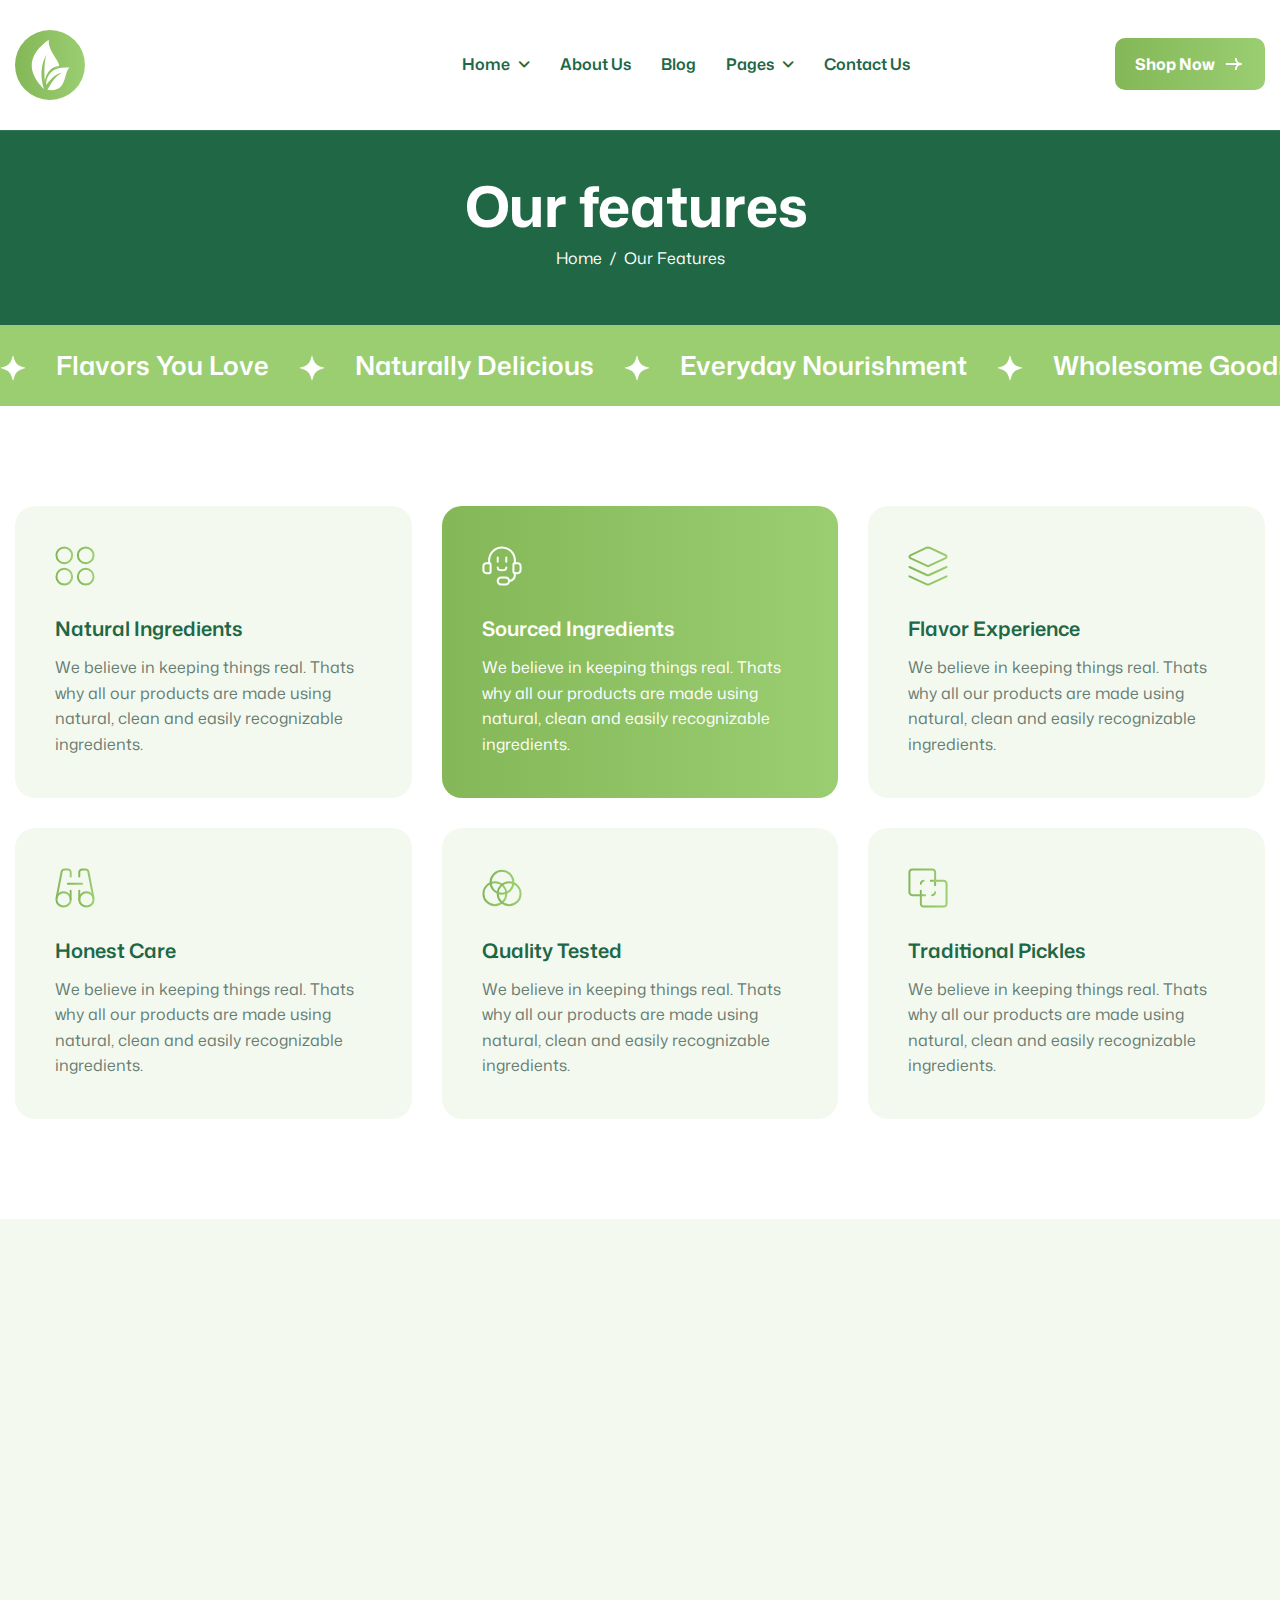
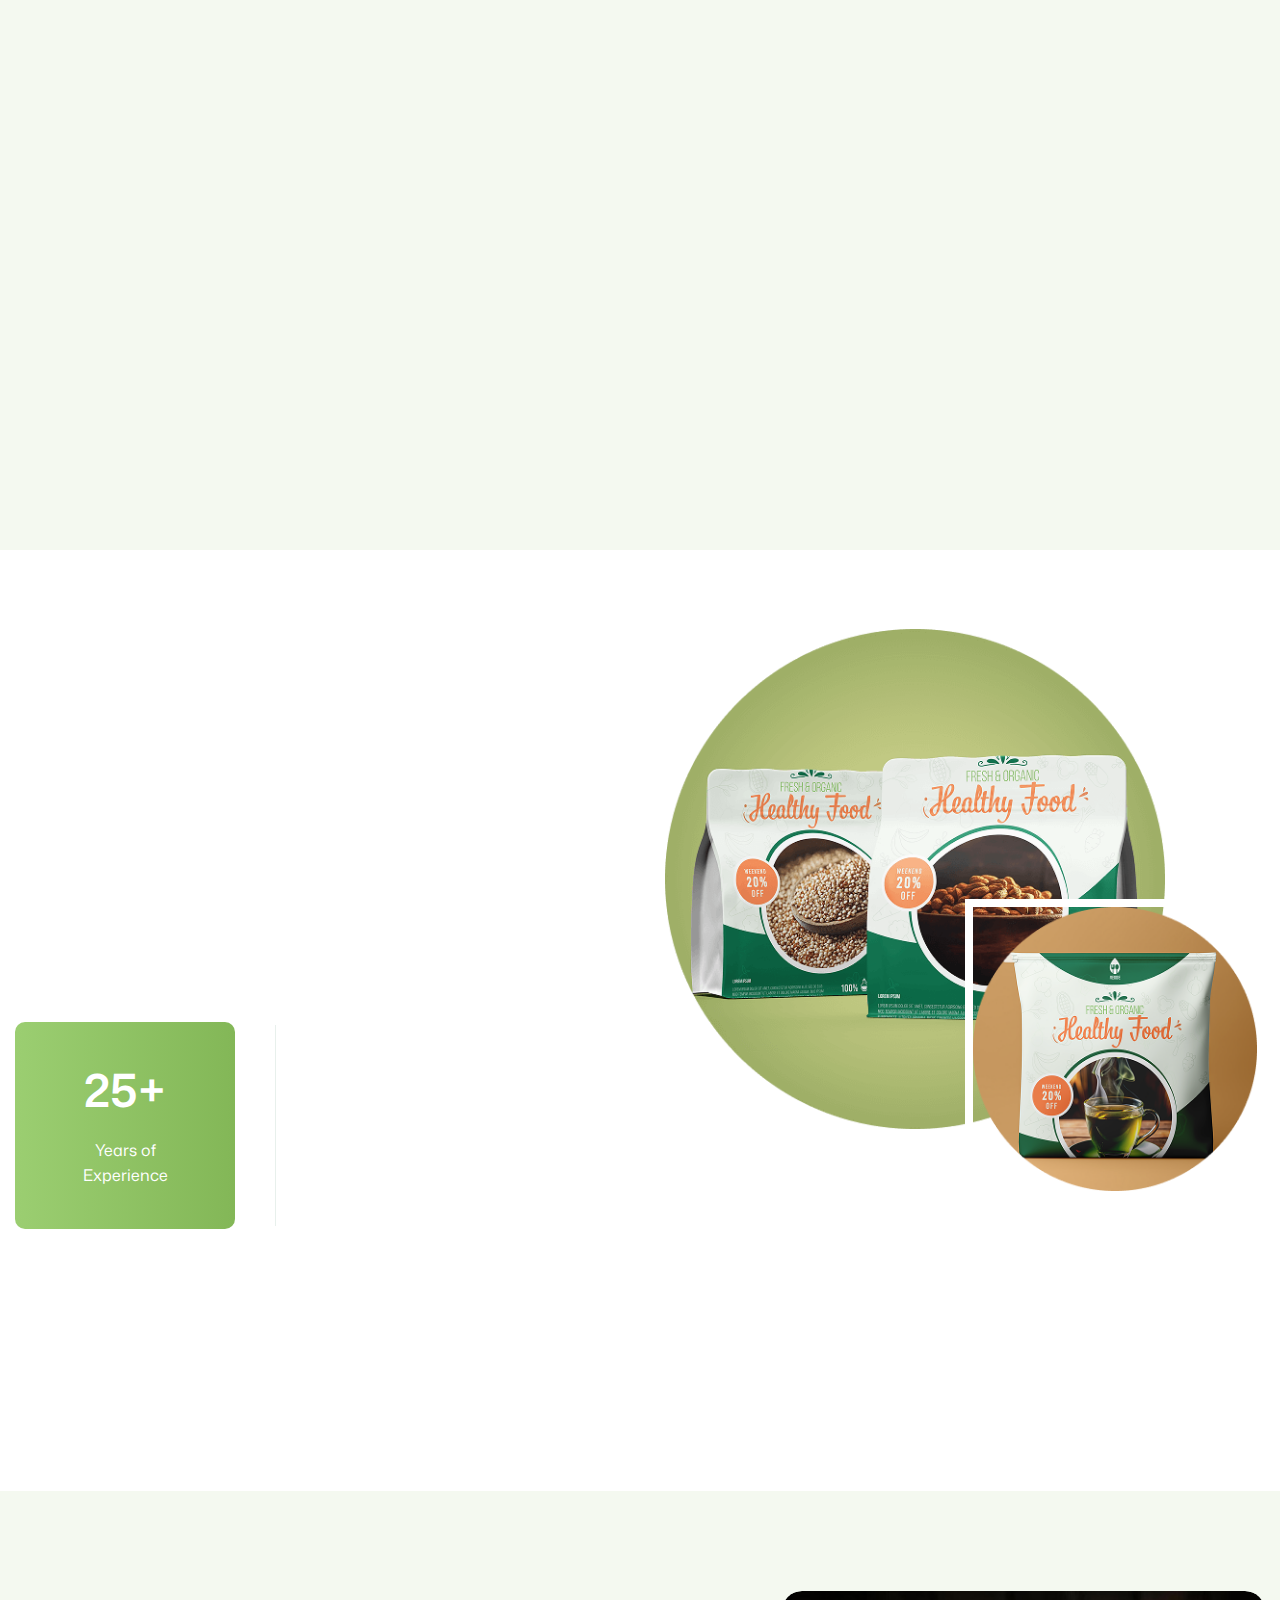
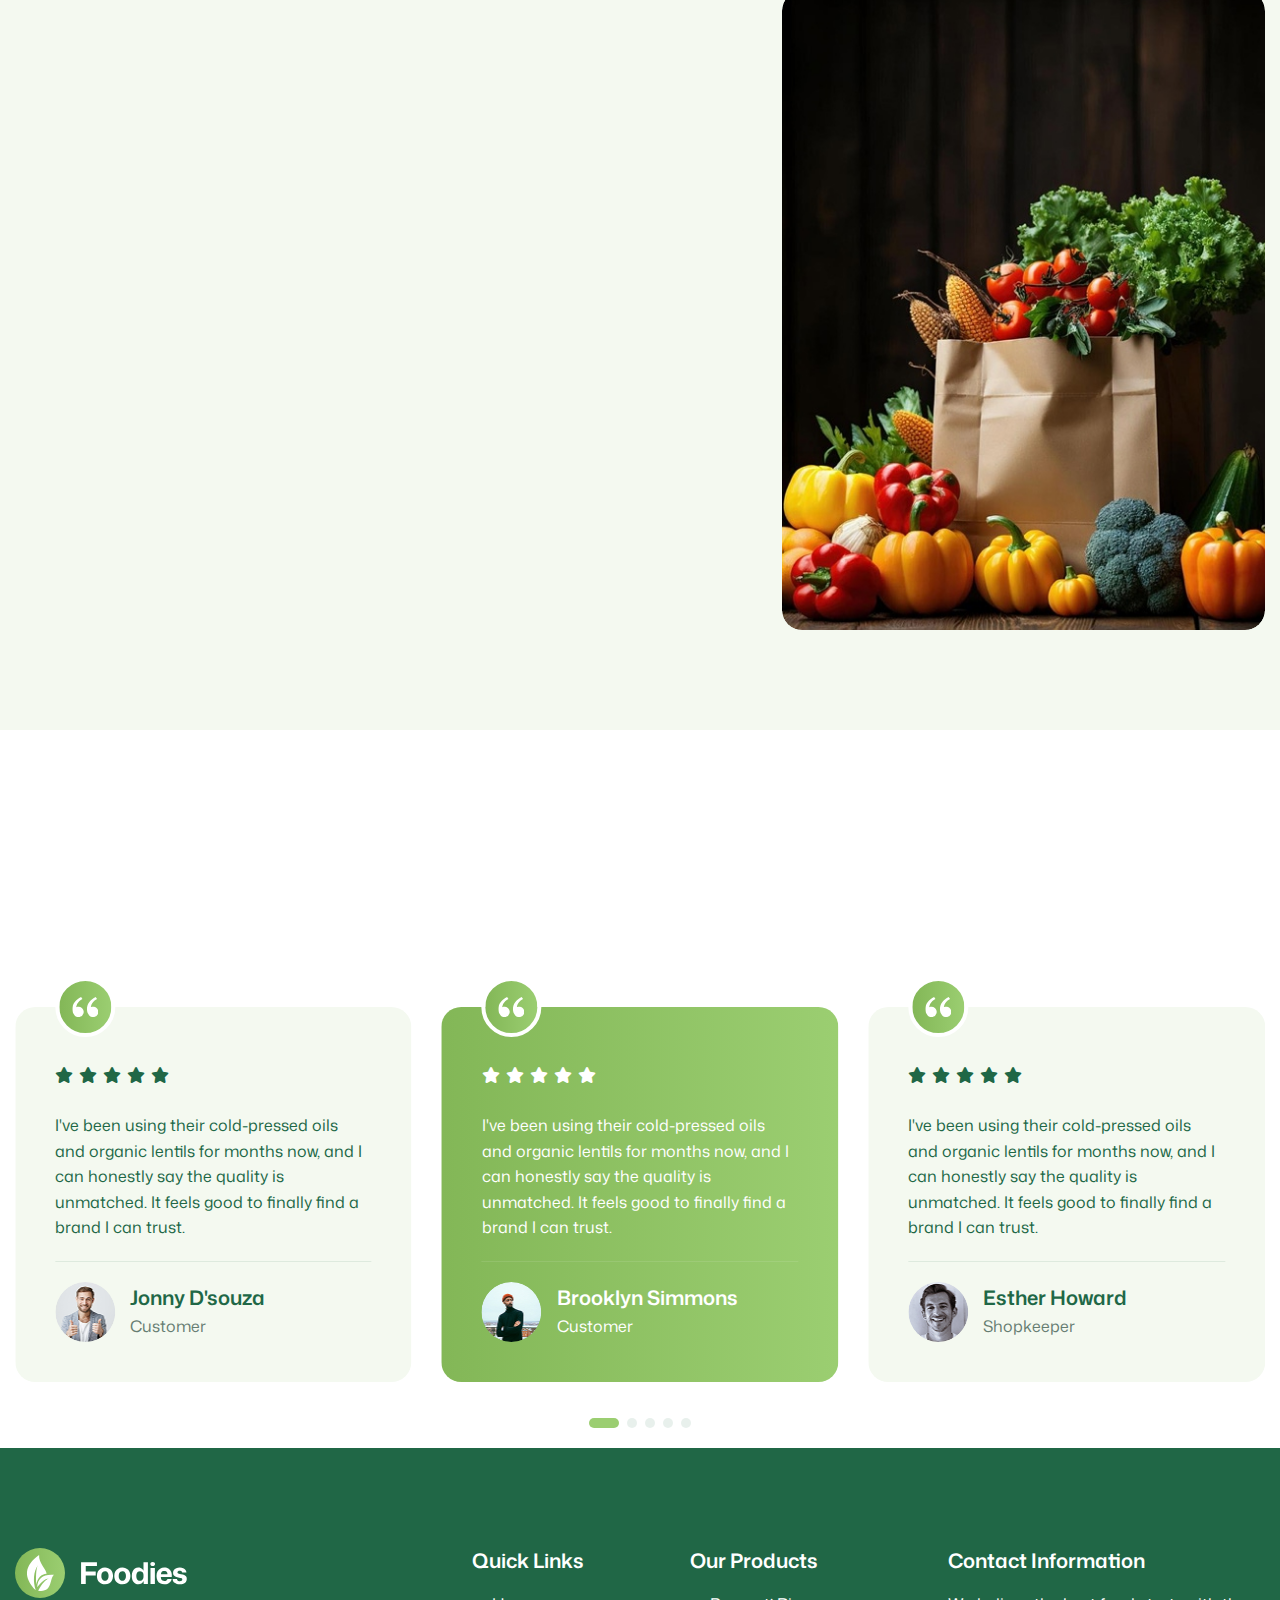
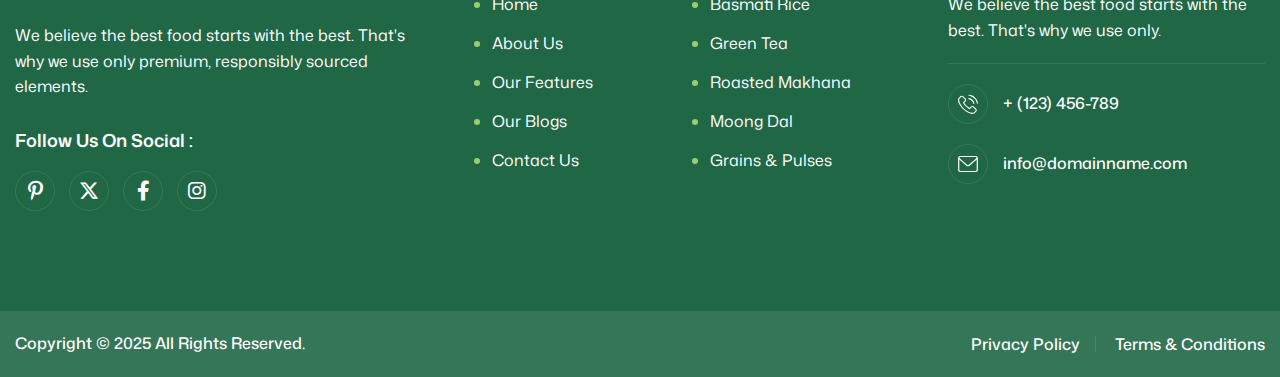
<file: features.html>
<!DOCTYPE html>
<html lang="zxx">

<!-- Mirrored from html.awaikenthemes.com/sellsmart/food-products/features.html by HTTrack Website Copier/3.x [XR&CO'2014], Mon, 15 Sep 2025 03:01:16 GMT -->
<head>
	<!-- Meta -->
	<meta charset="utf-8">
	<meta http-equiv="X-UA-Compatible" content="IE=edge">
	<meta name="viewport" content="width=device-width, initial-scale=1.0, maximum-scale=1">
	<meta name="description" content="">
	<meta name="keywords" content="">
	<meta name="author" content="Awaiken">
	<!-- Page Title -->
    <title>Sellsmart - Single Product Landing page HTML Template</title>
	<!-- Favicon Icon -->
	<link rel="shortcut icon" type="image/x-icon" href="images/favicon.png">
	<!-- Google Fonts Css-->
	<link rel="preconnect" href="https://fonts.googleapis.com/">
    <link rel="preconnect" href="https://fonts.gstatic.com/" crossorigin>
    <link href="https://fonts.googleapis.com/css2?family=Mona+Sans:ital,wght@0,200..900;1,200..900&amp;display=swap" rel="stylesheet">
	<!-- Bootstrap Css -->
	<link href="css/bootstrap.min.css" rel="stylesheet" media="screen">
	<!-- SlickNav Css -->
	<link href="css/slicknav.min.css" rel="stylesheet">
	<!-- Swiper Css -->
	<link rel="stylesheet" href="css/swiper-bundle.min.css">
	<!-- Font Awesome Icon Css-->
	<link href="css/all.min.css" rel="stylesheet" media="screen">
	<!-- Animated Css -->
	<link href="css/animate.css" rel="stylesheet">
    <!-- Magnific Popup Core Css File -->
	<link rel="stylesheet" href="css/magnific-popup.css">
	<!-- Mouse Cursor Css File -->
	<link rel="stylesheet" href="css/mousecursor.css">
	<!-- Main Custom Css -->
	<link href="css/custom.css" rel="stylesheet" media="screen">
</head>
<body>

    <!-- Preloader Start -->
	<div class="preloader">
		<div class="loading-container">
			<div class="loading"></div>
			<div id="loading-icon"><img src="images/loader.svg" alt=""></div>
		</div>
	</div>
	<!-- Preloader End -->

    <!-- Header Start -->
	<header class="main-header">
		<div class="header-sticky">
			<nav class="navbar navbar-expand-lg">
				<div class="container">
					<!-- Logo Start -->
					<a class="navbar-brand" href="index.html">
						<img src="images/logo.svg" alt="Logo">
					</a>
					<!-- Logo End -->

					<!-- Main Menu Start -->
					<div class="collapse navbar-collapse main-menu">
                        <div class="nav-menu-wrapper">
                            <ul class="navbar-nav mr-auto" id="menu">
                                <li class="nav-item submenu"><a class="nav-link" href="index.html">Home</a>
                                    <ul>
                                        <li class="nav-item"><a class="nav-link" href="index-2.html">Home - Main</a></li>
                                        <li class="nav-item"><a class="nav-link" href="index-video.html">Home - Video</a></li>
                                        <li class="nav-item"><a class="nav-link" href="index-slider.html">Home - Slider</a></li>
                                    </ul>
                                </li>                                
                                <li class="nav-item"><a class="nav-link" href="about.html">About Us</a>
                                <li class="nav-item"><a class="nav-link" href="blog.html">Blog</a></li>
                                <li class="nav-item submenu"><a class="nav-link" href="#">Pages</a>
                                    <ul>
                                        <li class="nav-item"><a class="nav-link" href="blog-single.html">Blog Details</a></li>
                                        <li class="nav-item"><a class="nav-link" href="features.html">Features</a></li>
                                        <li class="nav-item"><a class="nav-link" href="testimonials.html">Testimonials</a></li>
                                        <li class="nav-item"><a class="nav-link" href="faqs.html">FAQs</a></li>
                                        <li class="nav-item"><a class="nav-link" href="404.html">404</a></li>
                                    </ul>
                                </li>
                                <li class="nav-item"><a class="nav-link" href="contact.html">Contact Us</a></li>             
                            </ul>
                        </div>
                        
                        <!-- Header Contact Btn Start -->
                        <div class="header-contact-btn">
                            <a href="contact.html" class="btn-default btn-highlighted">Shop now</a>
                        </div>
                        <!-- Header Contact Btn End -->
					</div>
					<!-- Main Menu End -->
					<div class="navbar-toggle"></div>
				</div>
			</nav>
			<div class="responsive-menu"></div>
		</div>
	</header>
	<!-- Header End -->

    <!-- Page Header Start -->
    <div class="page-header">
        <div class="container">
            <div class="row align-items-center">
                <div class="col-lg-12">
                    <!-- Page Header Box Start -->
                    <div class="page-header-box">
                        <h1 class="text-anime-style-3" data-cursor="-opaque">Our features</h1>
						<nav class="wow fadeInUp">
							<ol class="breadcrumb">
								<li class="breadcrumb-item"><a href="index.html">home</a></li>
								<li class="breadcrumb-item active" aria-current="page">Our features</li>
							</ol>
						</nav>
                    </div>
                    <!-- Page Header Box End -->
                </div>
            </div>
        </div>
    </div>
    <!-- Page Header End -->

    <!-- Scrolling Ticker Section Start -->
    <div class="our-scrolling-ticker">
        <!-- Scrolling Ticker Start -->
        <div class="scrolling-ticker-box">
            <div class="scrolling-content">
                <span><img src="images/icon-sparkle-white.svg" alt="">Flavors You Love</span>
                <span><img src="images/icon-sparkle-white.svg" alt="">Naturally Delicious</span>
                <span><img src="images/icon-sparkle-white.svg" alt="">Everyday Nourishment</span>
                <span><img src="images/icon-sparkle-white.svg" alt="">Wholesome Goodness</span>
                <span><img src="images/icon-sparkle-white.svg" alt="">Farm Fresh Finds</span>
                <span><img src="images/icon-sparkle-white.svg" alt="">Flavors You Love</span>
            </div>

            <div class="scrolling-content">
                <span><img src="images/icon-sparkle-white.svg" alt="">Flavors You Love</span>
                <span><img src="images/icon-sparkle-white.svg" alt="">Naturally Delicious</span>
                <span><img src="images/icon-sparkle-white.svg" alt="">Everyday Nourishment</span>
                <span><img src="images/icon-sparkle-white.svg" alt="">Wholesome Goodness</span>
                <span><img src="images/icon-sparkle-white.svg" alt="">Farm Fresh Finds</span>
                <span><img src="images/icon-sparkle-white.svg" alt="">Flavors You Love</span>
            </div>
        </div>
    </div>
    <!-- Scrolling Ticker Section End -->

    <!-- Page Features Start -->
    <div class="page-features">
        <div class="container">
            <div class="row features-item-list">
                <div class="col-lg-4 col-md-6">
                     <!-- Features Item Start -->
                     <div class="features-item wow fadeInUp">
                        <div class="icon-box">
                            <img src="images/icon-features-1.svg" alt="">
                        </div>
                        <div class="features-item-content">
                            <h3>Natural Ingredients</h3>
                            <p>We believe in keeping things real. Thats why all our products are made using natural, clean and easily recognizable ingredients.</p>
                        </div>
                    </div>
                    <!-- Features Item End -->
                </div>

                <div class="col-lg-4 col-md-6">
                    <!-- Features Item Start -->
                    <div class="features-item wow fadeInUp active" data-wow-delay="0.2s">
                       <div class="icon-box">
                           <img src="images/icon-features-2.svg" alt="">
                       </div>
                       <div class="features-item-content">
                           <h3>Sourced Ingredients</h3>
                           <p>We believe in keeping things real. Thats why all our products are made using natural, clean and easily recognizable ingredients.</p>
                       </div>
                   </div>
                   <!-- Features Item End -->
                </div>

                <div class="col-lg-4 col-md-6">
                    <!-- Features Item Start -->
                    <div class="features-item wow fadeInUp" data-wow-delay="0.4s">
                       <div class="icon-box">
                           <img src="images/icon-features-3.svg" alt="">
                       </div>
                       <div class="features-item-content">
                           <h3>Flavor Experience</h3>
                           <p>We believe in keeping things real. Thats why all our products are made using natural, clean and easily recognizable ingredients.</p>
                       </div>
                   </div>
                   <!-- Features Item End -->
                </div>

                <div class="col-lg-4 col-md-6">
                    <!-- Features Item Start -->
                    <div class="features-item wow fadeInUp" data-wow-delay="0.6s">
                       <div class="icon-box">
                           <img src="images/icon-features-4.svg" alt="">
                       </div>
                       <div class="features-item-content">
                           <h3>Honest Care</h3>
                           <p>We believe in keeping things real. Thats why all our products are made using natural, clean and easily recognizable ingredients.</p>
                       </div>
                   </div>
                   <!-- Features Item End -->
                </div>

                <div class="col-lg-4 col-md-6">
                    <!-- Features Item Start -->
                    <div class="features-item wow fadeInUp" data-wow-delay="0.8s">
                       <div class="icon-box">
                           <img src="images/icon-features-5.svg" alt="">
                       </div>
                       <div class="features-item-content">
                           <h3>Quality Tested</h3>
                           <p>We believe in keeping things real. Thats why all our products are made using natural, clean and easily recognizable ingredients.</p>
                       </div>
                   </div>
                   <!-- Features Item End -->
                </div>

                <div class="col-lg-4 col-md-6">
                    <!-- Features Item Start -->
                    <div class="features-item wow fadeInUp" data-wow-delay="1s">
                       <div class="icon-box">
                           <img src="images/icon-features-6.svg" alt="">
                       </div>
                       <div class="features-item-content">
                           <h3>Traditional Pickles</h3>
                           <p>We believe in keeping things real. Thats why all our products are made using natural, clean and easily recognizable ingredients.</p>
                       </div>
                   </div>
                   <!-- Features Item End -->
                </div>
            </div>
        </div>
    </div>
    <!-- Page Features End -->

    <!-- We Offer Section Start -->
    <div class="we-offer">
        <div class="container">
            <div class="row section-row align-items-center">
                <div class="col-lg-12">
                    <!-- Section Title Start -->
                    <div class="section-title section-title-center">
                        <h3 class="wow fadeInUp">What We Offer</h3>
                        <h2 class="text-anime-style-3" data-cursor="-opaque">Artisan food products crafted for flavor seekers</h2>
                    </div>
                    <!-- Section Title End -->
                </div>
            </div>

            <div class="row">
                <div class="col-lg-12">
                    <!-- Offer Item List Start -->
                    <div class="offer-item-list">
                        <!-- Offer Item Start -->
                        <div class="offer-item wow fadeInUp">
                            <div class="offer-item-image">
                                <figure class="image-anime">
                                    <img src="images/we-offer-item-image-1.jpg" alt="">
                                </figure>
                            </div>
                            <div class="offer-item-content">
                                <h3>Clean Pantry Staples</h3>
                                <p>Organic grains, pulses, and flours free from chemicals and preservatives</p>
                                <a href="contact.html" class="readmore-btn">Read More</a>
                            </div>
                        </div>
                        <!-- Offer Item End -->

                        <!-- Offer Item Start -->
                        <div class="offer-item wow fadeInUp" data-wow-delay="0.2s">
                            <div class="offer-item-image">
                                <figure class="image-anime">
                                    <img src="images/we-offer-item-image-2.jpg" alt="">
                                </figure>
                            </div>
                            <div class="offer-item-content">
                                <h3>Cold-Pressed Oils</h3>
                                <p>Nutrient-rich, wood-pressed oils that retain natural aroma and purity</p>
                                <a href="contact.html" class="readmore-btn">Read More</a>
                            </div>
                        </div>
                        <!-- Offer Item End -->

                        <!-- Offer Item Start -->
                        <div class="offer-item wow fadeInUp" data-wow-delay="0.4s">
                            <div class="offer-item-image">
                                <figure class="image-anime">
                                    <img src="images/we-offer-item-image-3.jpg" alt="">
                                </figure>
                            </div>
                            <div class="offer-item-content">
                                <h3>Traditional Pickles</h3>
                                <p>Bold, homemade flavors crafted from age-old recipes using clean ingredients</p>
                                <a href="contact.html" class="readmore-btn">Read More</a>
                            </div>
                        </div>
                        <!-- Offer Item End -->

                        <!-- Offer Item Start -->
                        <div class="offer-item wow fadeInUp" data-wow-delay="0.6s">
                            <div class="offer-item-image">
                                <figure class="image-anime">
                                    <img src="images/we-offer-item-image-4.jpg" alt="">
                                </figure>
                            </div>
                            <div class="offer-item-content">
                                <h3>Herbal Beverages</h3>
                                <p>Functional tea blends and wellness drinks that help boost immunity</p>
                                <a href="contact.html" class="readmore-btn">Read More</a>
                            </div>
                        </div>
                        <!-- Offer Item End -->
                    </div>
                    <!-- Offer Item List End -->
                </div>

                <div class="col-lg-12">
                    <!-- Section Footer Text Start -->
                    <div class="section-footer-text wow fadeInUp" data-wow-delay="0.8s">
                        <p>Crafted by nature, perfected with care - <a href="contact.html">discover food that truly nourishes.</a></p>
                    </div>
                    <!-- Section Footer Text End -->
                </div>
            </div>
        </div>
    </div>
    <!-- We Offer Section End -->

    <!-- Why Choose Us Section Start -->
    <div class="why-choose-us">
        <div class="container">
            <div class="row align-items-center">
                <div class="col-lg-6">
                    <!-- Why Choose Content Start -->
                    <div class="why-choose-content">
                        <!-- Section Title Start -->
                        <div class="section-title">
                            <h3 class="wow fadeInUp">Why Choose Us</h3>
                            <h2 class="text-anime-style-3" data-cursor="-opaque">Rooted in purity, grown with care, delivered with love</h2>
                            <p class="wow fadeInUp" data-wow-delay="0.2s">Our products are sourced from ethical farms, crafted with minimal processing, and packaged with sustainability in mind. We bring nature's best to your table - just as it should be.</p>
                        </div>
                        <!-- Section Title End -->

                        <!-- Why Choose List Start -->
                        <div class="why-choose-list wow fadeInUp" data-wow-delay="0.4s">
                            <ul>
                                <li>Committed to Clean, Honest Food</li>
                                <li>Wide Range of Healthy Choices</li>
                            </ul>
                        </div>
                        <!-- Why Choose List End -->

                        <!-- Why Choose Body Start -->
                        <div class="why-choose-body">
                            <div class="why-choose-experience">
                                <h2><span class="counter">25</span>+</h2>
                                <p>Years of Experience</p>
                            </div>

                            <div class="why-choose-item-list">
                                <!-- Why Choose Item Start -->
                                <div class="why-choose-item wow fadeInUp" data-wow-delay="0.6s">
                                    <h3>Customer-Centric Experience</h3>
                                    <p>From easy ordering to responsive support and prompt delivery.</p>
                                </div>
                                <!-- Why Choose Item End -->

                                <!-- Why Choose Item Start -->
                                <div class="why-choose-item wow fadeInUp" data-wow-delay="0.8s">
                                    <h3>Quality Tested, Always Trusted</h3>
                                    <p>Every product undergoes strict quality check to ensure purity, safety.</p>
                                </div>
                                <!-- Why Choose Item End -->
                            </div>                            
                        </div>
                        <!-- Why Choose Body End -->
                    </div>
                    <!-- Why Choose Content End -->
                </div>

                <div class="col-lg-6">
                    <!-- Why Choose Image Start -->
                    <div class="why-choose-image">
                        <div class="why-choose-img-1">
                            <figure>
                                <img src="images/why-choose-image-1.png" alt="">
                            </figure>
                        </div>
                        <div class="why-choose-img-2">
                            <figure>
                                <img src="images/why-choose-image-2.png" alt="">
                            </figure>
                        </div>
                    </div>
                    <!-- Why Choose Image End -->
                </div>

                <div class="col-lg-12">
                    <!-- Why Choose Counter List Start -->
                    <div class="why-choose-counter-list wow fadeInUp">
                        <!-- Why Choose Counter Item Start -->
                        <div class="why-choose-counter-item">
                            <h2><span class="counter">25</span>+</h2>
                            <p>Years of Experience</p>
                        </div>
                        <!-- Why Choose Counter Item End -->

                        <!-- Why Choose Counter Item Start -->
                        <div class="why-choose-counter-item">
                            <h2><span class="counter">98</span>%</h2>
                            <p>Natural Ingredients Used</p>
                        </div>
                        <!-- Why Choose Counter Item End -->

                        <!-- Why Choose Counter Item Start -->
                        <div class="why-choose-counter-item">
                            <h2><span class="counter">1</span>K+</h2>
                            <p>Happy Customers</p>
                        </div>
                        <!-- Why Choose Counter Item End -->

                        <!-- Why Choose Counter Item Start -->
                        <div class="why-choose-counter-item">
                            <h2><span class="counter">80</span>+</h2>
                            <p>Products Offered</p>
                        </div>
                        <!-- Why Choose Counter Item End -->
                    </div>
                    <!-- Why Choose Counter List End -->
                </div>
            </div>
        </div>
    </div>
    <!-- Why Choose Us Section End -->

    <!-- Our Faqs Setion Start -->
    <div class="our-faqs">
        <div class="container">
            <div class="row align-items-center">
                 <div class="col-lg-7">
                    <!-- Faqs Content Start -->
                    <div class="faqs-content">
                        <!-- Section Title Start -->
                        <div class="section-title">
                            <h3 class="wow fadeInUp">Frequently Asked Questions</h3>
                            <h2 class="text-anime-style-3" data-cursor="-opaque">Learn more about our food, our process & our promise</h2>
                        </div>
                        <!-- Section Title End -->

                        <!-- FAQ Accordion Start -->
                        <div class="faq-accordion" id="accordion">
                            <!-- FAQ Item Start -->
                            <div class="accordion-item wow fadeInUp">
                                <h2 class="accordion-header" id="heading1">
                                    <button class="accordion-button" type="button" data-bs-toggle="collapse" data-bs-target="#collapse1" aria-expanded="true" aria-controls="collapse1">
                                        Q1. How should I store your products?
                                    </button>
                                </h2>
                                <div id="collapse1" class="accordion-collapse collapse show" aria-labelledby="heading1" data-bs-parent="#accordion">
                                    <div class="accordion-body">
                                        <p>Most of our products should be stored in a cool, dry place away from direct sunlight. Specific storage instructions are mentioned on each product label.</p>
                                    </div>
                                </div>
                            </div>
                            <!-- FAQ Item End -->

                            <!-- FAQ Item Start -->
                            <div class="accordion-item wow fadeInUp" data-wow-delay="0.2s">
                                <h2 class="accordion-header" id="heading2">
                                    <button class="accordion-button collapsed" type="button" data-bs-toggle="collapse" data-bs-target="#collapse2" aria-expanded="false" aria-controls="collapse2">
                                        Q2. Can I return or exchange a product?
                                    </button>
                                </h2>
                                <div id="collapse2" class="accordion-collapse collapse" aria-labelledby="heading2" data-bs-parent="#accordion">
                                    <div class="accordion-body">
                                        <p>Most of our products should be stored in a cool, dry place away from direct sunlight. Specific storage instructions are mentioned on each product label.</p>
                                    </div>
                                </div>
                            </div>
                            <!-- FAQ Item End -->

                            <!-- FAQ Item Start -->
                            <div class="accordion-item wow fadeInUp" data-wow-delay="0.4s">
                                <h2 class="accordion-header" id="heading3">
                                    <button class="accordion-button collapsed" type="button" data-bs-toggle="collapse" data-bs-target="#collapse3" aria-expanded="false" aria-controls="collapse3">
                                        Q3. Do you sell gluten-free or vegan products?
                                    </button>
                                </h2>
                                <div id="collapse3" class="accordion-collapse collapse" aria-labelledby="heading3" data-bs-parent="#accordion">
                                    <div class="accordion-body">
                                        <p>Most of our products should be stored in a cool, dry place away from direct sunlight. Specific storage instructions are mentioned on each product label.</p>
                                    </div>
                                </div>
                            </div>
                            <!-- FAQ Item End -->

                            <!-- FAQ Item Start -->
                            <div class="accordion-item wow fadeInUp" data-wow-delay="0.6s">
                                <h2 class="accordion-header" id="heading4">
                                    <button class="accordion-button collapsed" type="button" data-bs-toggle="collapse" data-bs-target="#collapse4" aria-expanded="false" aria-controls="collapse4">
                                        Q4. Are your products lab-tested for quality and safety?
                                    </button>
                                </h2>
                                <div id="collapse4" class="accordion-collapse collapse" aria-labelledby="heading4" data-bs-parent="#accordion">
                                    <div class="accordion-body">
                                        <p>Most of our products should be stored in a cool, dry place away from direct sunlight. Specific storage instructions are mentioned on each product label.</p>
                                    </div>
                                </div>
                            </div>
                            <!-- FAQ Item End -->
                        </div>
                        <!-- FAQ Accordion End -->
                    </div>
                    <!-- Faqs Content End -->
                </div>

                <div class="col-lg-5">
                    <!-- Faqs Image Start -->
                    <div class="faqs-image">
                        <div class="faqs-img">
                            <figure class="image-anime">
                                <img src="images/faqs-image.jpg" alt="">
                            </figure>
                        </div>

                        <!-- Faqs CTA Box Start -->
                        <div class="faq-cta-box wow fadeInUp" data-wow-delay="0.2s">
                            <!-- Review Images Start -->
                            <div class="review-images">
                                <div class="review-image">
                                    <figure class="image-anime">
                                        <img src="images/author-1.jpg" alt="">
                                    </figure>
                                </div>
                                <div class="review-image">
                                    <figure class="image-anime">
                                        <img src="images/author-2.jpg" alt="">
                                    </figure>
                                </div>
                                <div class="review-image">
                                    <figure class="image-anime">
                                        <img src="images/author-3.jpg" alt="">
                                    </figure>
                                </div>
                                <div class="review-image">
                                    <figure class="image-anime">
                                        <img src="images/author-4.jpg" alt="">
                                    </figure>
                                </div>
                            </div>
                            <!-- Review Images End -->
                             
                            <div class="review-content">
                                <p>Trusted from our 15k+ client support</p>
                            </div>
                        </div>
                        <!-- Faqs CTA Box End -->
                    </div>
                    <!-- Faqs Image End -->
                </div>
            </div>
        </div>
    </div>
    <!-- Our Faqs Setion End -->

    <!-- Our Testimonials Section Start -->
    <div class="our-testimonials">
        <div class="container">
            <div class="row section-row">
                <div class="col-lg-12">
                    <!-- Section Title Start -->
                    <div class="section-title section-title-center">
                        <h3 class="wow fadeInUp">Our Testimonials</h3>
                        <h2 class="text-anime-style-3" data-cursor="-opaque">Trusted by families, loved for flavor, remembered for quality</h2>
                    </div>
                    <!-- Section Title End -->
                </div>
            </div>

            <div class="row">
                <div class="col-lg-12">
                    <!-- Testimonial Slider Start -->
                    <div class="testimonial-slider">
                        <div class="swiper">
                            <div class="swiper-wrapper" data-cursor-text="Drag">
                                <!-- Testimonial Slide Start -->
                                <div class="swiper-slide">
                                    <div class="testimonial-item">
                                        <div class="testimonial-quote">
                                            <img src="images/testimonial-quote.svg" alt="">
                                        </div>
                                        <div class="testimonial-rating">
                                            <i class="fa-solid fa-star"></i>
                                            <i class="fa-solid fa-star"></i>
                                            <i class="fa-solid fa-star"></i>
                                            <i class="fa-solid fa-star"></i>
                                            <i class="fa-solid fa-star"></i>
                                        </div>
                                        <div class="testimonial-content">
                                            <p>I've been using their cold-pressed oils and organic lentils for months now, and I can honestly say the quality is unmatched. It feels good to finally find a brand I can trust.</p>
                                        </div>
                                        <div class="author-info">
                                            <div class="author-image">
                                                <figure class="image-anime">
                                                    <img src="images/author-1.jpg" alt="">
                                                </figure>
                                            </div>
                                            <div class="author-content">
                                                <h3>Brooklyn Simmons</h3>
                                                <p>Customer</p>
                                            </div>
                                        </div>
                                    </div>
                                </div>
                                <!-- Testimonial Slide End -->

                                <!-- Testimonial Slide Start -->
                                <div class="swiper-slide">
                                    <div class="testimonial-item">
                                        <div class="testimonial-quote">
                                            <img src="images/testimonial-quote.svg" alt="">
                                        </div>
                                        <div class="testimonial-rating">
                                            <i class="fa-solid fa-star"></i>
                                            <i class="fa-solid fa-star"></i>
                                            <i class="fa-solid fa-star"></i>
                                            <i class="fa-solid fa-star"></i>
                                            <i class="fa-solid fa-star"></i>
                                        </div>
                                        <div class="testimonial-content">
                                            <p>I've been using their cold-pressed oils and organic lentils for months now, and I can honestly say the quality is unmatched. It feels good to finally find a brand I can trust.</p>
                                        </div>
                                        <div class="author-info">
                                            <div class="author-image">
                                                <figure class="image-anime">
                                                    <img src="images/author-2.jpg" alt="">
                                                </figure>
                                            </div>
                                            <div class="author-content">
                                                <h3>Esther Howard</h3>
                                                <p>Shopkeeper</p>
                                            </div>
                                        </div>
                                    </div>
                                </div>
                                <!-- Testimonial Slide End -->

                                <!-- Testimonial Slide Start -->
                                <div class="swiper-slide">
                                    <div class="testimonial-item">
                                        <div class="testimonial-quote">
                                            <img src="images/testimonial-quote.svg" alt="">
                                        </div>
                                        <div class="testimonial-rating">
                                            <i class="fa-solid fa-star"></i>
                                            <i class="fa-solid fa-star"></i>
                                            <i class="fa-solid fa-star"></i>
                                            <i class="fa-solid fa-star"></i>
                                            <i class="fa-solid fa-star"></i>
                                        </div>
                                        <div class="testimonial-content">
                                            <p>I've been using their cold-pressed oils and organic lentils for months now, and I can honestly say the quality is unmatched. It feels good to finally find a brand I can trust.</p>
                                        </div>
                                        <div class="author-info">
                                            <div class="author-image">
                                                <figure class="image-anime">
                                                    <img src="images/author-3.jpg" alt="">
                                                </figure>
                                            </div>
                                            <div class="author-content">
                                                <h3>Dianne Russell</h3>
                                                <p>Customer</p>
                                            </div>
                                        </div>
                                    </div>
                                </div>
                                <!-- Testimonial Slide End -->

                                <!-- Testimonial Slide Start -->
                                <div class="swiper-slide">
                                    <div class="testimonial-item">
                                        <div class="testimonial-quote">
                                            <img src="images/testimonial-quote.svg" alt="">
                                        </div>
                                        <div class="testimonial-rating">
                                            <i class="fa-solid fa-star"></i>
                                            <i class="fa-solid fa-star"></i>
                                            <i class="fa-solid fa-star"></i>
                                            <i class="fa-solid fa-star"></i>
                                            <i class="fa-solid fa-star"></i>
                                        </div>
                                        <div class="testimonial-content">
                                            <p>I've been using their cold-pressed oils and organic lentils for months now, and I can honestly say the quality is unmatched. It feels good to finally find a brand I can trust.</p>
                                        </div>
                                        <div class="author-info">
                                            <div class="author-image">
                                                <figure class="image-anime">
                                                    <img src="images/author-4.jpg" alt="">
                                                </figure>
                                            </div>
                                            <div class="author-content">
                                                <h3>Remo Khaliza</h3>
                                                <p>Shopkeeper</p>
                                            </div>
                                        </div>
                                    </div>
                                </div>
                                <!-- Testimonial Slide End -->
                                
                                <!-- Testimonial Slide Start -->
                                <div class="swiper-slide">
                                    <div class="testimonial-item">
                                        <div class="testimonial-quote">
                                            <img src="images/testimonial-quote.svg" alt="">
                                        </div>
                                        <div class="testimonial-rating">
                                            <i class="fa-solid fa-star"></i>
                                            <i class="fa-solid fa-star"></i>
                                            <i class="fa-solid fa-star"></i>
                                            <i class="fa-solid fa-star"></i>
                                            <i class="fa-solid fa-star"></i>
                                        </div>
                                        <div class="testimonial-content">
                                            <p>I've been using their cold-pressed oils and organic lentils for months now, and I can honestly say the quality is unmatched. It feels good to finally find a brand I can trust.</p>
                                        </div>
                                        <div class="author-info">
                                            <div class="author-image">
                                                <figure class="image-anime">
                                                    <img src="images/author-5.jpg" alt="">
                                                </figure>
                                            </div>
                                            <div class="author-content">
                                                <h3>Jonny d'souza</h3>
                                                <p>Customer</p>
                                            </div>
                                        </div>
                                    </div>
                                </div>
                                <!-- Testimonial Slide End -->
                            </div>
                            <div class="testimonial-pagination"></div>
                        </div>
                    </div>
                    <!-- Testimonial Slider End -->
                </div>
            </div>
        </div>
    </div>
    <!-- Our Testimonials Section End -->

    <!-- Footer Start -->
    <footer class="main-footer dark-section">
        <div class="container">    
            <div class="row">
                <div class="col-lg-4 col-md-12">
                    <!-- About Footer Start -->
                    <div class="about-footer">
                        <!-- Footer Logo Start -->
                        <div class="footer-logo">
                            <img src="images/footer-logo.svg" alt="">
                        </div>
                        <!-- Footer Logo End -->
    
                        <!-- About Footer Content Start -->
                        <div class="about-footer-content">
                            <p>We believe the best food starts with the best. That's why we use only premium, responsibly sourced elements.</p>
                        </div>
                        <!-- About Footer Content End -->

                        <!-- Footer Social Link Start -->
                        <div class="footer-social-links">
                            <h3>Follow Us On Social :</h3>
                            <ul>
                                <li><a href="#"><i class="fa-brands fa-pinterest-p"></i></a></li>
                                <li><a href="#"><i class="fa-brands fa-x-twitter"></i></a></li>
                                <li><a href="#"><i class="fa-brands fa-facebook-f"></i></a></li>
                                <li><a href="#"><i class="fa-brands fa-instagram"></i></a></li>
                            </ul>
                        </div>
                        <!-- Footer Social Link End -->
                    </div>
                    <!-- About Footer End -->
                </div>
    
                <div class="col-lg-8">
                    <!-- Footer Links Box Start -->
                    <div class="footer-links-box">
                        <!-- Footer Links Start -->
                        <div class="footer-links">
                            <h3>quick links</h3>
                            <ul>
                                <li><a href="index-2.html">Home</a></li>
                                <li><a href="about.html">About us</a></li>
                                <li><a href="features.html">Our Features</a></li>
                                <li><a href="blog.html">Our Blogs</a></li>
                                <li><a href="contact.html">Contact us</a></li>
                            </ul>
                        </div>
                        <!-- Footer Links End -->
    
                        <!-- Footer Links Start -->
                        <div class="footer-links">
                            <h3>Our Products</h3>
                            <ul>
                                <li><a href="#">Basmati Rice</a></li>
                                <li><a href="#">Green Tea</a></li>
                                <li><a href="#">Roasted Makhana</a></li>
                                <li><a href="#">Moong Dal</a></li>
                                <li><a href="#">Grains & Pulses</a></li>
                            </ul>
                        </div>
                        <!-- Footer Links End -->
    
                        <!-- Footer Links Start -->
                        <div class="footer-links footer-contact-links">
                            <h3>Contact Information</h3>
                            <p>We believe the best food starts with the best. That's why we use only.</p>

                            <!-- Footer Contact List Start -->
                            <div class="footer-contact-list">
                                <!-- Footer Contact Item Start -->
                                <div class="footer-contact-item">
                                    <div class="icon-box">
                                        <img src="images/icon-phone-white.svg" alt="">
                                    </div>
                                    <div class="footer-contact-content">
                                        <p><a href="tel:+123456789">+ (123) 456-789</a></p>
                                    </div>
                                </div>
                                <!-- Footer Contact Item End -->
        
                                <!-- Footer Contact Item Start -->
                                <div class="footer-contact-item">
                                    <div class="icon-box">
                                        <img src="images/icon-mail-white.svg" alt="">
                                    </div>
                                    <div class="footer-contact-content">
                                        <p><a href="mailto:info@domainname.com">info@domainname.com</a></p>
                                    </div>
                                </div>
                                <!-- Footer Contact Item End -->
                            </div>
                            <!-- Footer Contact List End -->
                        </div>
                        <!-- Footer Links End -->
                    </div>
                    <!-- Footer Links Box End -->
                </div>
            </div>
        </div>
    
        <!-- Footer Copyright Start -->
        <div class="footer-copyright">
            <div class="container">
                <div class="row">
                    <!-- Footer Copyright Box Start -->
                    <div class="footer-copyright-box">
                        <!-- Footer Copyright Text Start -->
                        <div class="footer-copyright-text">
                            <p>Copyright © 2025 All Rights Reserved.</p>
                        </div>
                        <!-- Footer Copyright Text End -->
            
                        <!-- Footer Privacy Policy Start -->
                        <div class="footer-privacy-policy">
                            <ul>
                                <li><a href="#">Privacy Policy</a></li>
                                <li><a href="#">Terms & Conditions</a></li>
                            </ul>
                        </div>
                        <!-- Footer Privacy Policy End -->
                    </div>
                    <!-- Footer Copyright Box End -->
                </div>
            </div>
        </div>
        <!-- Footer Copyright End -->
    </footer>
    <!-- Footer End -->

    <!-- Jquery Library File -->
    <script src="js/jquery-3.7.1.min.js"></script>
    <!-- Bootstrap js file -->
    <script src="js/bootstrap.min.js"></script>
    <!-- Validator js file -->
    <script src="js/validator.min.js"></script>
    <!-- SlickNav js file -->
    <script src="js/jquery.slicknav.js"></script>
    <!-- Swiper js file -->
    <script src="js/swiper-bundle.min.js"></script>
    <!-- Counter js file -->
    <script src="js/jquery.waypoints.min.js"></script>
    <script src="js/jquery.counterup.min.js"></script>
    <!-- Magnific js file -->
    <script src="js/jquery.magnific-popup.min.js"></script>
    <!-- SmoothScroll -->
    <script src="js/SmoothScroll.js"></script>
    <!-- Parallax js -->
    <script src="js/parallaxie.js"></script>
    <!-- MagicCursor js file -->
    <script src="js/gsap.min.js"></script>
    <script src="js/magiccursor.js"></script>
    <!-- Text Effect js file -->
    <script src="js/SplitText.js"></script>
    <script src="js/ScrollTrigger.min.js"></script>
    <!-- YTPlayer js File -->
    <script src="js/jquery.mb.YTPlayer.min.js"></script>
    <!-- Wow js file -->
    <script src="js/wow.min.js"></script>
    <!-- Main Custom js file -->
    <script src="js/function.js"></script>
</body>

<!-- Mirrored from html.awaikenthemes.com/sellsmart/food-products/features.html by HTTrack Website Copier/3.x [XR&CO'2014], Mon, 15 Sep 2025 03:01:18 GMT -->
</html>
</file>
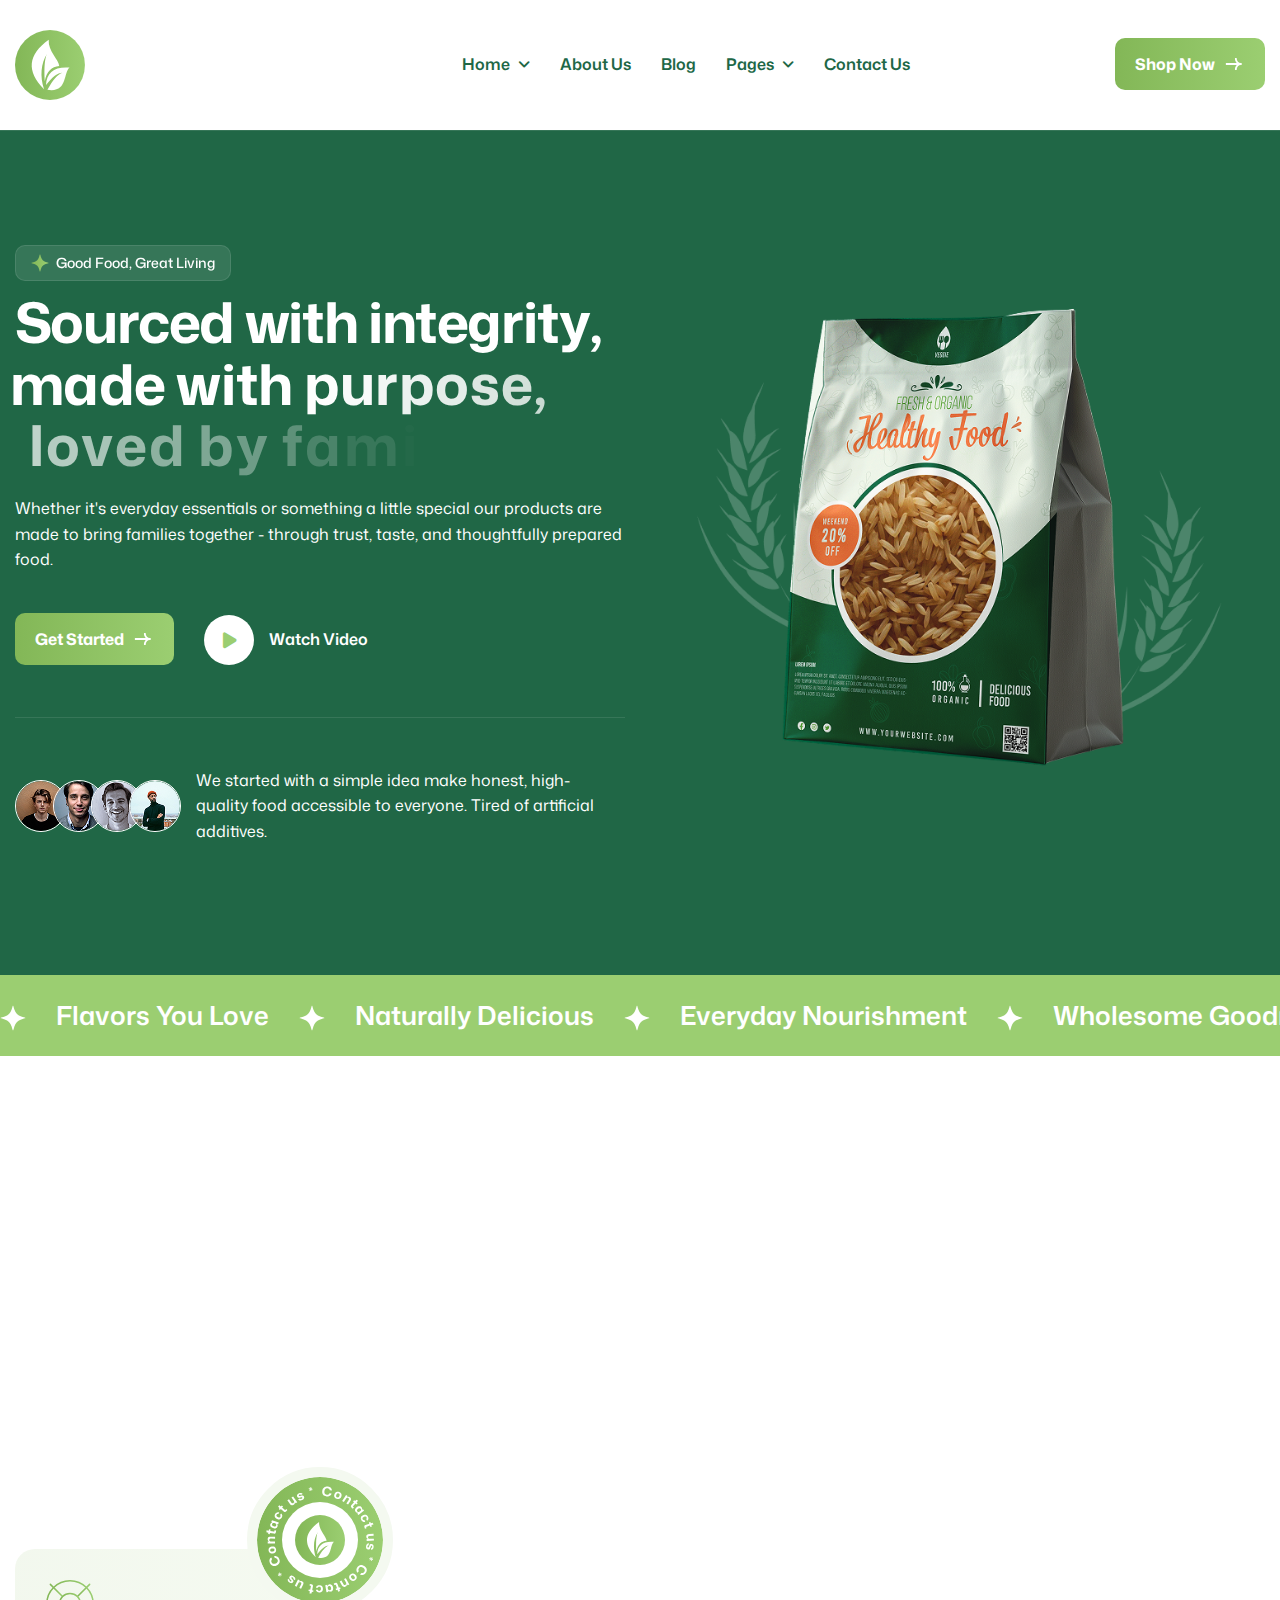
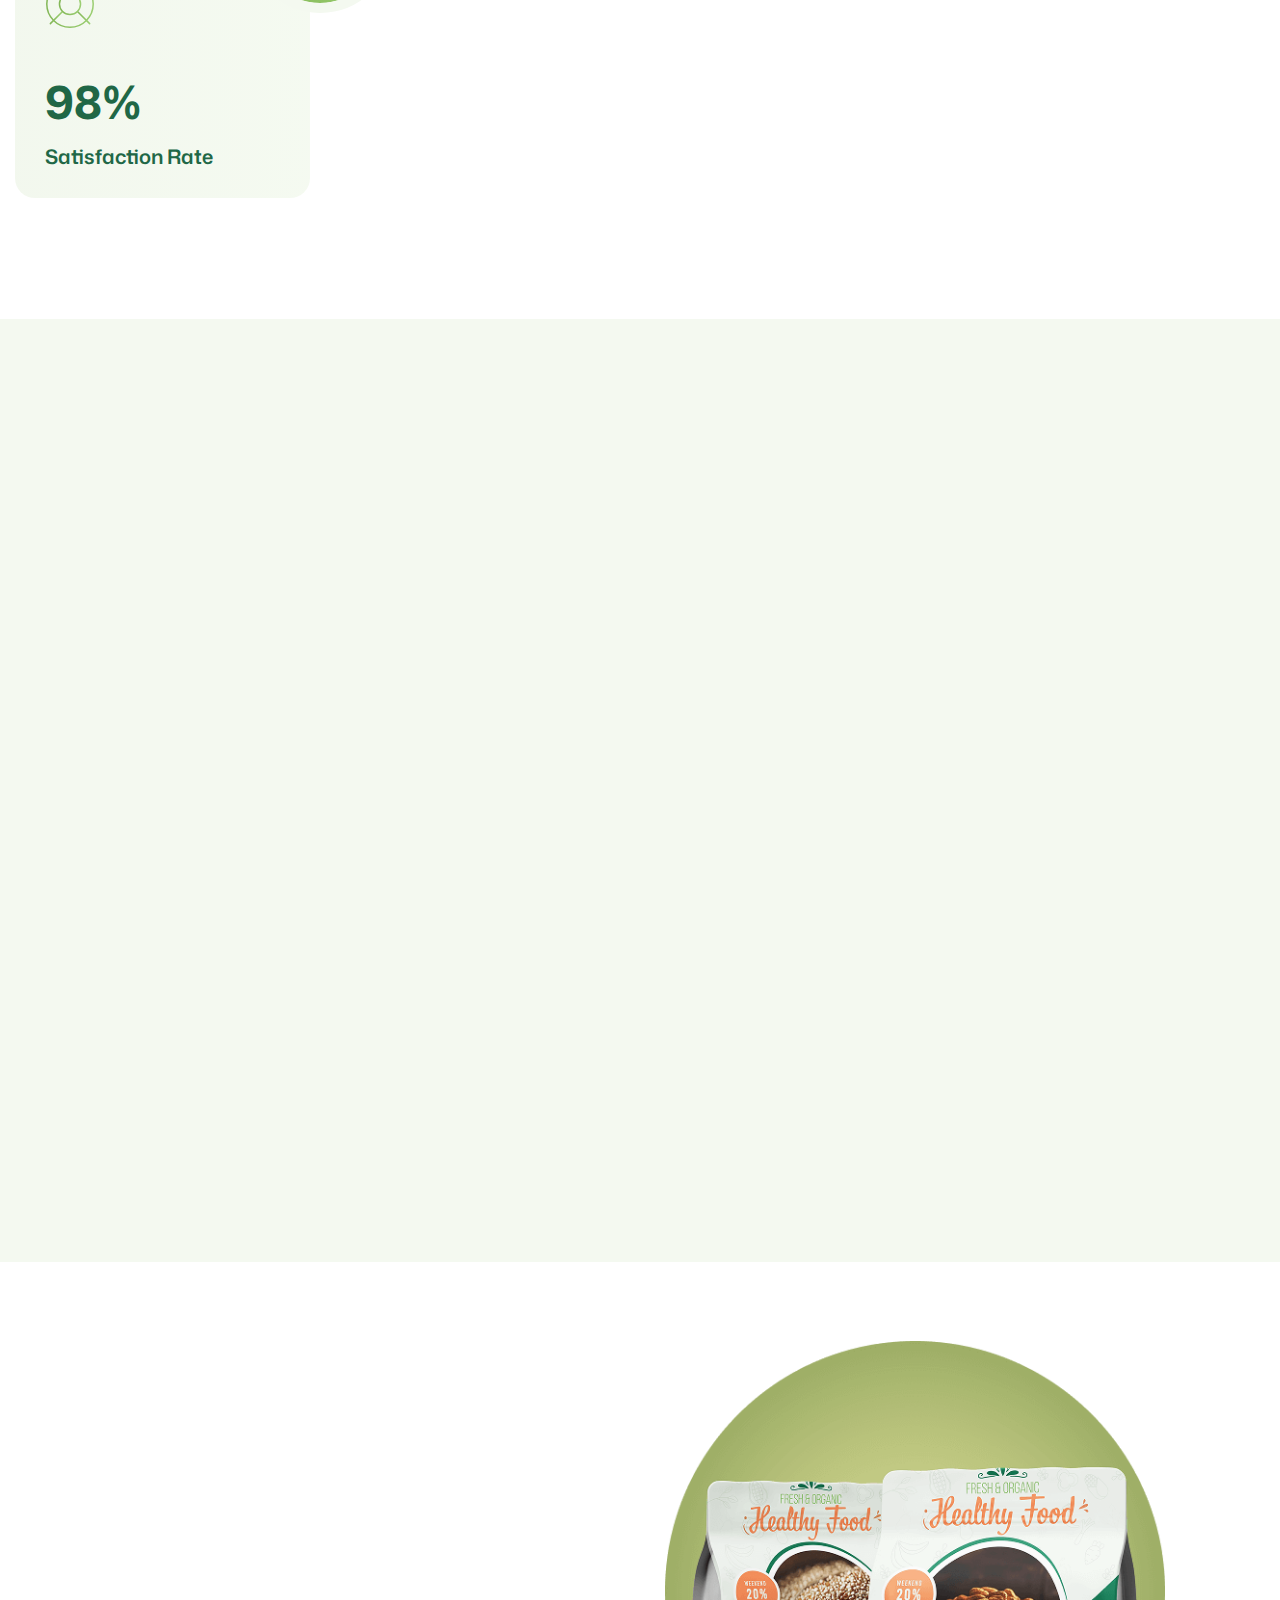
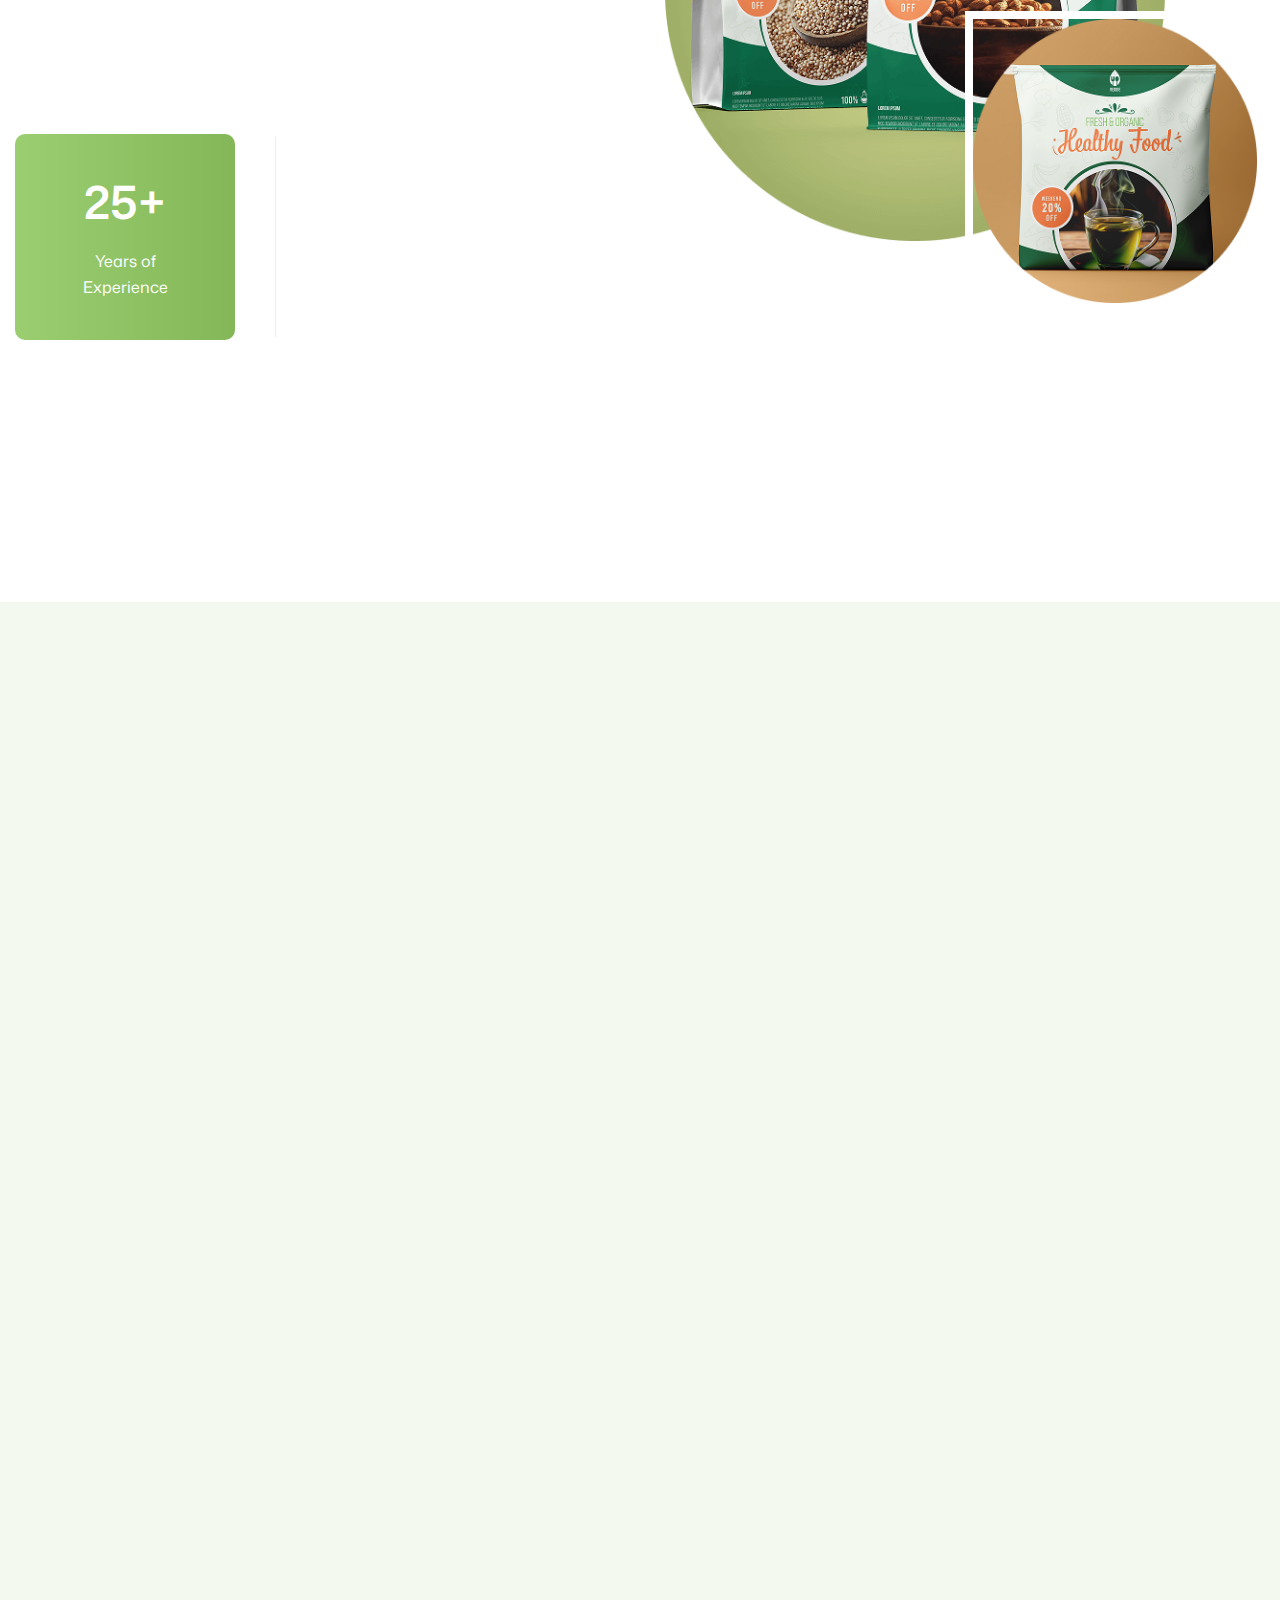
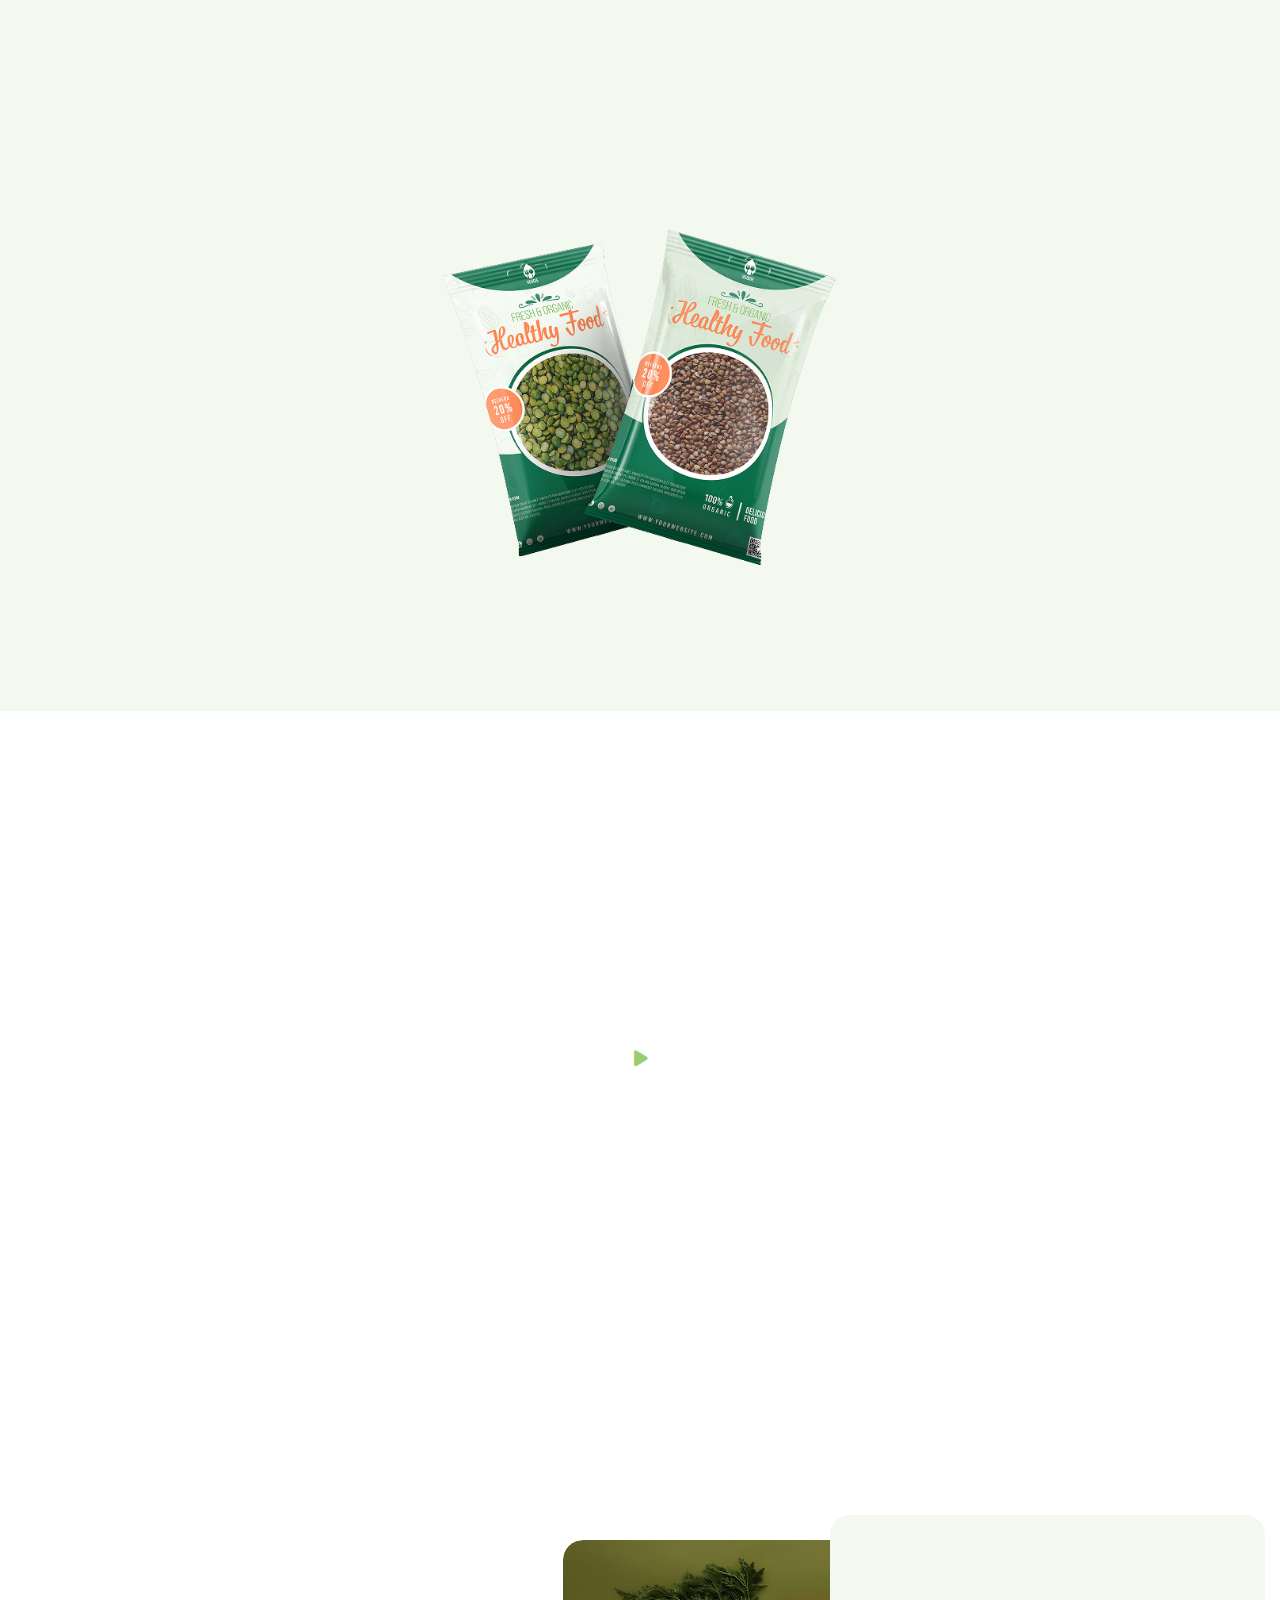
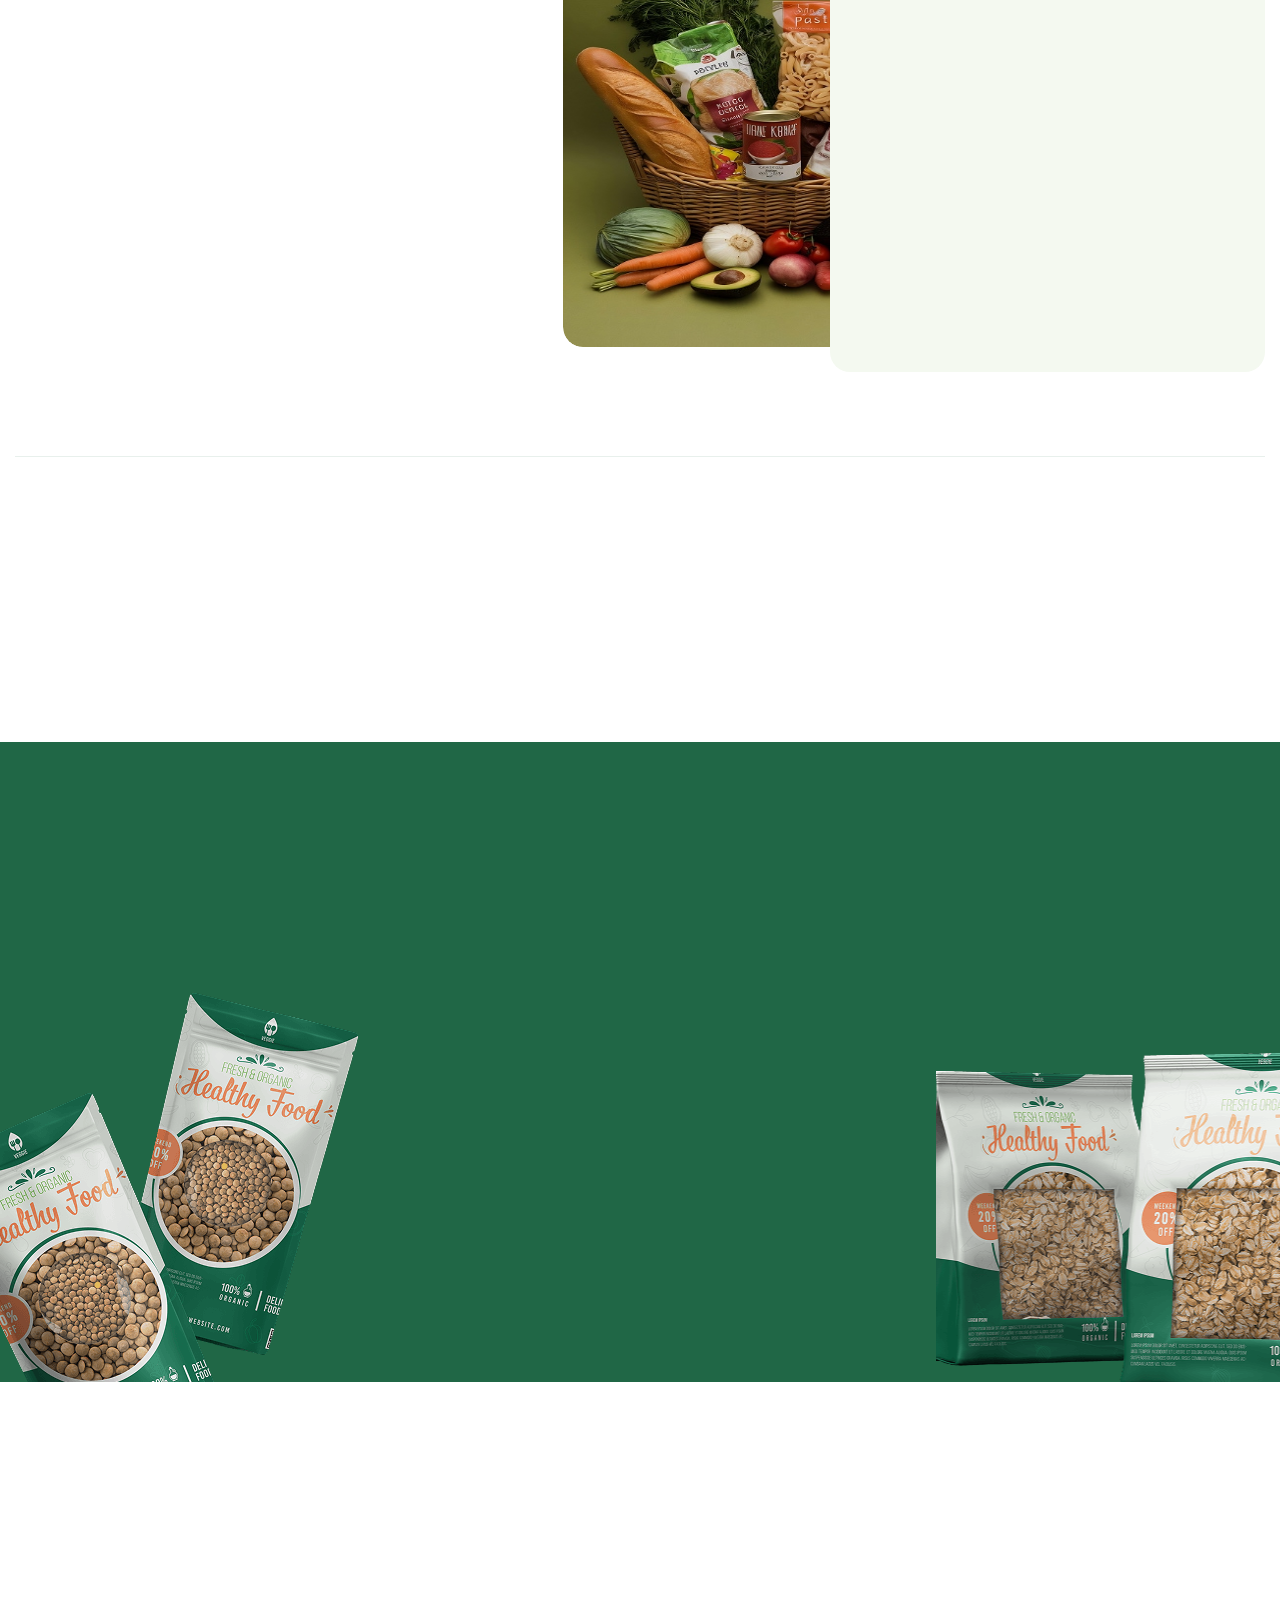
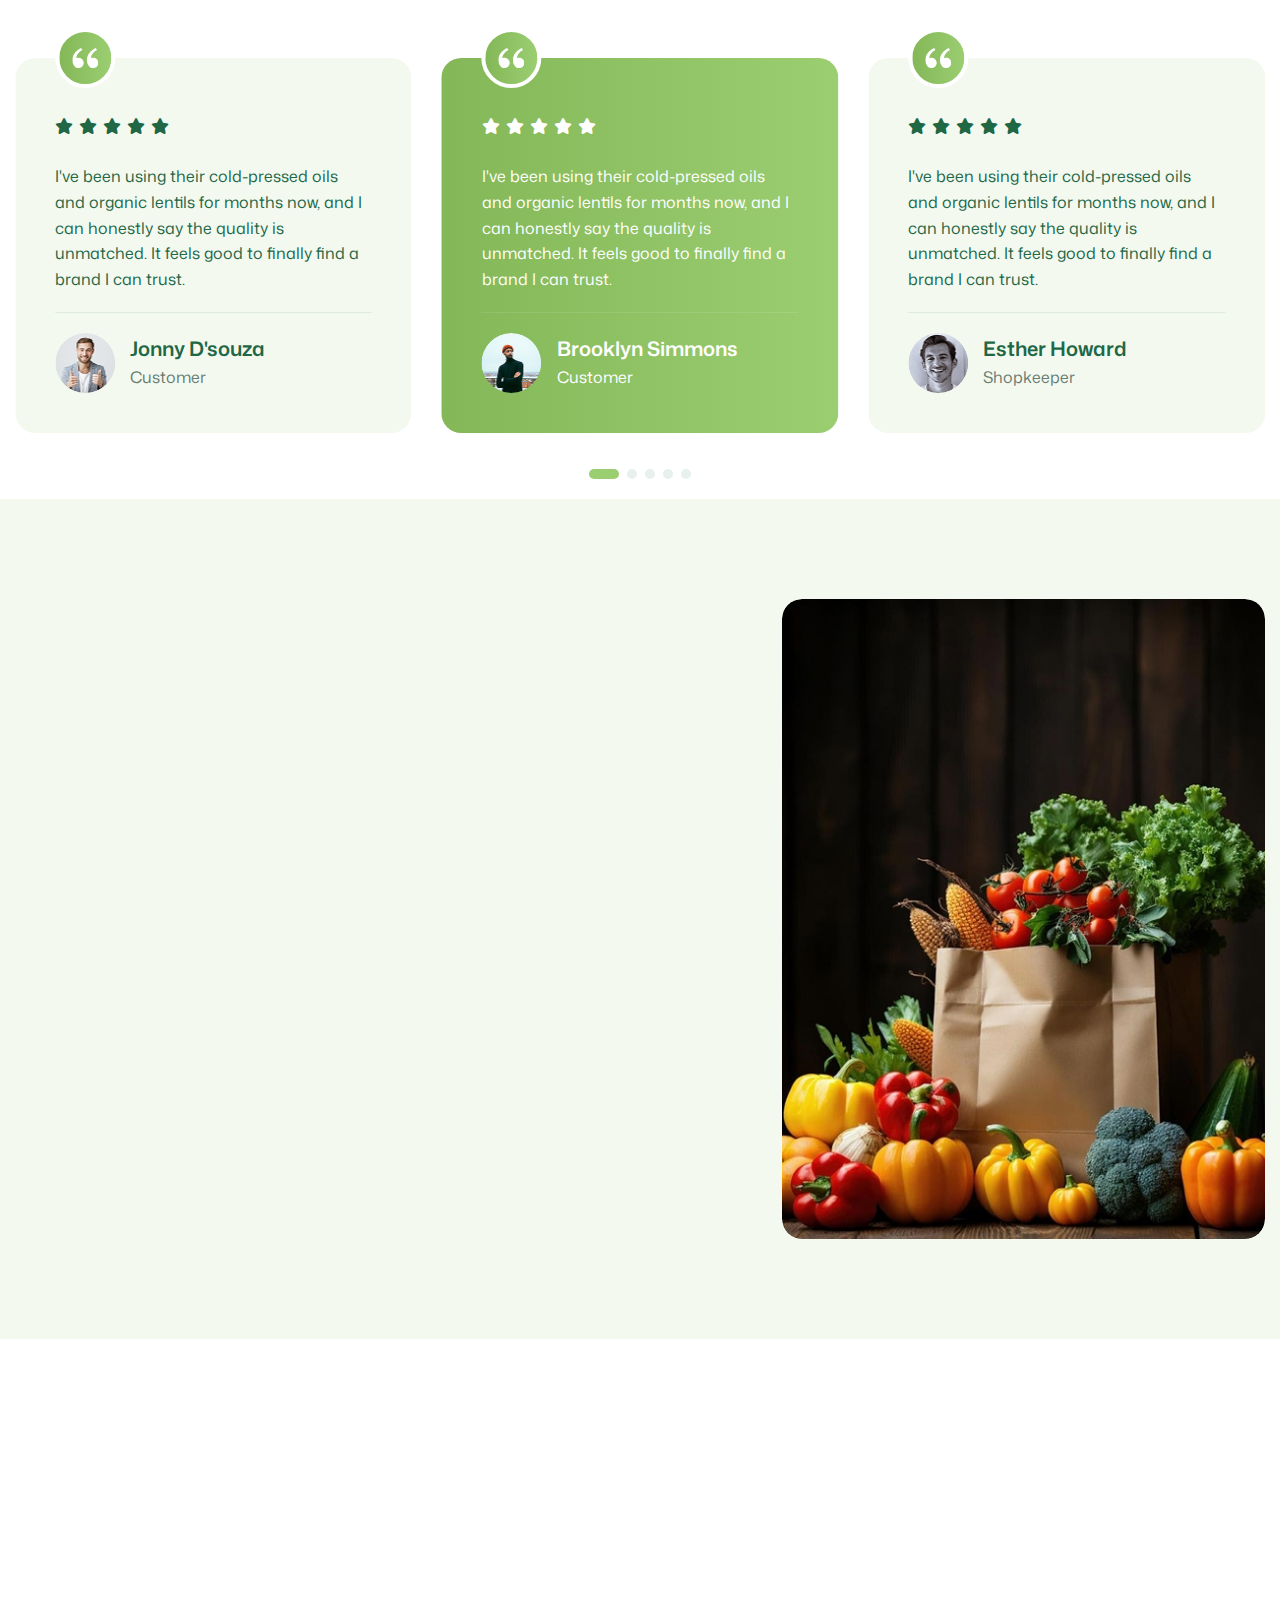
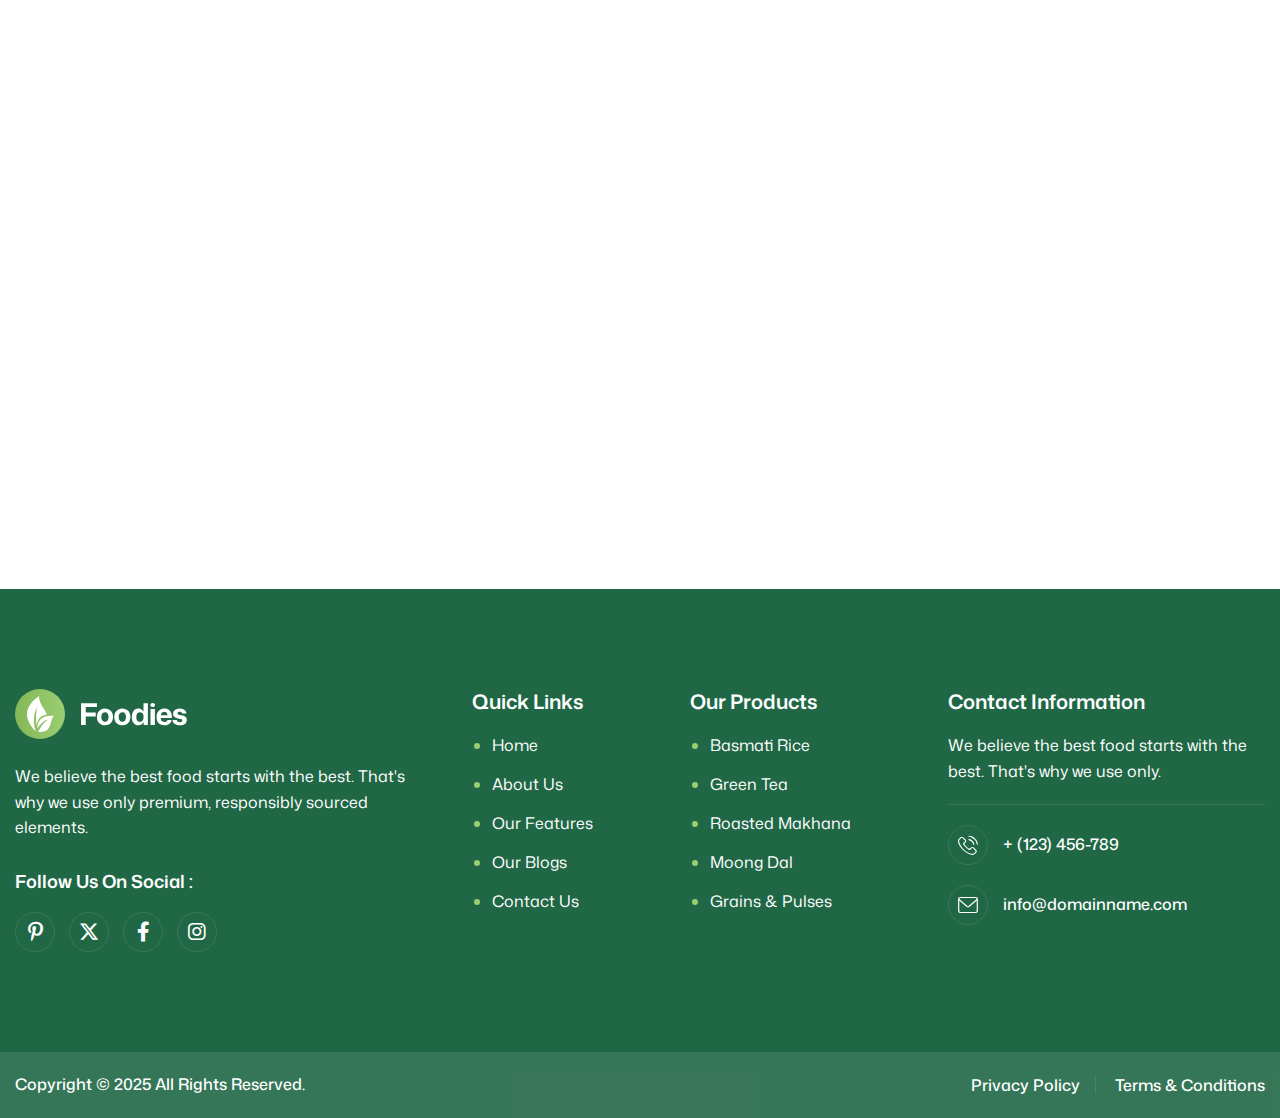
<file: index-2.html>
<!DOCTYPE html>
<html lang="zxx">

<!-- Mirrored from html.awaikenthemes.com/sellsmart/food-products/index.html by HTTrack Website Copier/3.x [XR&CO'2014], Mon, 15 Sep 2025 03:01:13 GMT -->
<head>
	<!-- Meta -->
	<meta charset="utf-8">
	<meta http-equiv="X-UA-Compatible" content="IE=edge">
	<meta name="viewport" content="width=device-width, initial-scale=1.0, maximum-scale=1">
	<meta name="description" content="">
	<meta name="keywords" content="">
	<meta name="author" content="Awaiken">
	<!-- Page Title -->
    <title>Sellsmart - Single Product Landing page HTML Template</title>
	<!-- Favicon Icon -->
	<link rel="shortcut icon" type="image/x-icon" href="images/favicon.png">
	<!-- Google Fonts Css-->
	<link rel="preconnect" href="https://fonts.googleapis.com/">
    <link rel="preconnect" href="https://fonts.gstatic.com/" crossorigin>
    <link href="https://fonts.googleapis.com/css2?family=Mona+Sans:ital,wght@0,200..900;1,200..900&amp;display=swap" rel="stylesheet">
	<!-- Bootstrap Css -->
	<link href="css/bootstrap.min.css" rel="stylesheet" media="screen">
	<!-- SlickNav Css -->
	<link href="css/slicknav.min.css" rel="stylesheet">
	<!-- Swiper Css -->
	<link rel="stylesheet" href="css/swiper-bundle.min.css">
	<!-- Font Awesome Icon Css-->
	<link href="css/all.min.css" rel="stylesheet" media="screen">
	<!-- Animated Css -->
	<link href="css/animate.css" rel="stylesheet">
    <!-- Magnific Popup Core Css File -->
	<link rel="stylesheet" href="css/magnific-popup.css">
	<!-- Mouse Cursor Css File -->
	<link rel="stylesheet" href="css/mousecursor.css">
	<!-- Main Custom Css -->
	<link href="css/custom.css" rel="stylesheet" media="screen">
</head>
<body>

    <!-- Preloader Start -->
	<div class="preloader">
		<div class="loading-container">
			<div class="loading"></div>
			<div id="loading-icon"><img src="images/loader.svg" alt=""></div>
		</div>
	</div>
	<!-- Preloader End -->

    <!-- Header Start -->
	<header class="main-header">
		<div class="header-sticky">
			<nav class="navbar navbar-expand-lg">
				<div class="container">
					<!-- Logo Start -->
					<a class="navbar-brand" href="index.html">
						<img src="images/logo.svg" alt="Logo">
					</a>
					<!-- Logo End -->

					<!-- Main Menu Start -->
					<div class="collapse navbar-collapse main-menu">
                        <div class="nav-menu-wrapper">
                            <ul class="navbar-nav mr-auto" id="menu">
                                <li class="nav-item submenu"><a class="nav-link" href="index.html">Home</a>
                                    <ul>
                                        <li class="nav-item"><a class="nav-link" href="index-2.html">Home - Main</a></li>
                                        <li class="nav-item"><a class="nav-link" href="index-video.html">Home - Video</a></li>
                                        <li class="nav-item"><a class="nav-link" href="index-slider.html">Home - Slider</a></li>
                                    </ul>
                                </li>                                
                                <li class="nav-item"><a class="nav-link" href="about.html">About Us</a>
                                <li class="nav-item"><a class="nav-link" href="blog.html">Blog</a></li>
                                <li class="nav-item submenu"><a class="nav-link" href="#">Pages</a>
                                    <ul>
                                        <li class="nav-item"><a class="nav-link" href="blog-single.html">Blog Details</a></li>
                                        <li class="nav-item"><a class="nav-link" href="features.html">Features</a></li>
                                        <li class="nav-item"><a class="nav-link" href="testimonials.html">Testimonials</a></li>
                                        <li class="nav-item"><a class="nav-link" href="faqs.html">FAQs</a></li>
                                        <li class="nav-item"><a class="nav-link" href="404.html">404</a></li>
                                    </ul>
                                </li>
                                <li class="nav-item"><a class="nav-link" href="contact.html">Contact Us</a></li>             
                            </ul>
                        </div>
                        
                        <!-- Header Contact Btn Start -->
                        <div class="header-contact-btn">
                            <a href="contact.html" class="btn-default btn-highlighted">Shop now</a>
                        </div>
                        <!-- Header Contact Btn End -->
					</div>
					<!-- Main Menu End -->
					<div class="navbar-toggle"></div>
				</div>
			</nav>
			<div class="responsive-menu"></div>
		</div>
	</header>
	<!-- Header End -->

    <!-- Hero Section Start -->
    <div class="hero dark-section">
        <div class="container">
            <div class="row align-items-center">
                <div class="col-lg-6">
                    <!-- Hero Content Start -->
                    <div class="hero-content">
                        <!-- Section Title Start -->
                        <div class="section-title">
                            <h3 class="wow fadeInUp">Good Food, Great Living</h3>
                            <h1 class="text-anime-style-3" data-cursor="-opaque">Sourced with integrity, made with purpose, loved by families</h1>
                            <p class="wow fadeInUp" data-wow-delay="0.2s">Whether it's everyday essentials or something a little special our products are made to bring families together - through trust, taste, and thoughtfully prepared food.</p>
                        </div>
                        <!-- Section Title End -->

                        <!-- Hero Body Start -->
                        <div class="hero-body wow fadeInUp" data-wow-delay="0.4s">
                            <!-- Hero Button Start -->
                            <div class="hero-btn">
                                <a href="contact.html" class="btn-default btn-highlighted">get started</a>
                            </div>
                            <!-- Hero Button End -->

                            <!-- Video Play Button Start -->
                            <div class="video-play-button">
                                <a href="https://www.youtube.com/watch?v=Y-x0efG1seA" class="popup-video" data-cursor-text="Play">
                                    <i class="fa-solid fa-play"></i>
                                </a>
                                <p>watch video</p>
                            </div>
                            <!-- Video Play Button End -->
                        </div>  
                        <!-- Hero Body End -->

                        <!-- Review Box Start -->
                        <div class="review-box wow fadeInUp" data-wow-delay="0.6s">
                            <!-- Review Images Start -->
                            <div class="review-images">
                                <div class="review-image">
                                    <figure class="image-anime">
                                        <img src="images/client-img-1.jpg" alt="">
                                    </figure>
                                </div>
                                <div class="review-image">
                                    <figure class="image-anime">
                                        <img src="images/client-img-2.jpg" alt="">
                                    </figure>
                                </div>
                                <div class="review-image">
                                    <figure class="image-anime">
                                        <img src="images/client-img-3.jpg" alt="">
                                    </figure>
                                </div>
                                <div class="review-image">
                                    <figure class="image-anime">
                                        <img src="images/client-img-4.jpg" alt="">
                                    </figure>
                                </div>
                            </div>
                            <!-- Review Images End -->
                            
                            <!-- Review Content Start -->
                            <div class="satisfy-client-content">
                                <p>We started with a simple idea make honest, high-quality food accessible to everyone. Tired of artificial additives.</p>
                            </div>
                            <!-- Review Content End -->
                        </div>
                        <!-- Review Box Start -->
                    </div>
                    <!-- Hero Content End -->
                </div>

                <div class="col-lg-6">
                    <!-- Hero-Image Start -->
                    <div class="hero-image wow fadeInUp">
                        <figure>
                            <img src="images/hero-image.png" alt="">
                        </figure>
                    </div>
                    <!-- Hero-Image End -->
                </div>
            </div>
        </div>
    </div>
    <!-- Hero Section End -->

    <!-- Scrolling Ticker Section Start -->
    <div class="our-scrolling-ticker">
        <!-- Scrolling Ticker Start -->
        <div class="scrolling-ticker-box">
            <div class="scrolling-content">
                <span><img src="images/icon-sparkle-white.svg" alt="">Flavors You Love</span>
                <span><img src="images/icon-sparkle-white.svg" alt="">Naturally Delicious</span>
                <span><img src="images/icon-sparkle-white.svg" alt="">Everyday Nourishment</span>
                <span><img src="images/icon-sparkle-white.svg" alt="">Wholesome Goodness</span>
                <span><img src="images/icon-sparkle-white.svg" alt="">Farm Fresh Finds</span>
                <span><img src="images/icon-sparkle-white.svg" alt="">Flavors You Love</span>
            </div>

            <div class="scrolling-content">
                <span><img src="images/icon-sparkle-white.svg" alt="">Flavors You Love</span>
                <span><img src="images/icon-sparkle-white.svg" alt="">Naturally Delicious</span>
                <span><img src="images/icon-sparkle-white.svg" alt="">Everyday Nourishment</span>
                <span><img src="images/icon-sparkle-white.svg" alt="">Wholesome Goodness</span>
                <span><img src="images/icon-sparkle-white.svg" alt="">Farm Fresh Finds</span>
                <span><img src="images/icon-sparkle-white.svg" alt="">Flavors You Love</span>
            </div>
        </div>
    </div>
    <!-- Scrolling Ticker Section End -->

    <!-- About Us Section Start -->
    <div class="about-us">
        <div class="container">
            <div class="row align-items-center">
                <div class="col-lg-6">
                    <!-- About Image Box Start -->
                    <div class="about-image-box">
                        <!-- About Image Start -->
                        <div class="about-image">
                            <figure class="image-anime reveal">
                                <img src="images/about-image-1.jpg" alt="">
                            </figure>

                            <!-- Contact Us Circle Start -->
                            <div class="contact-us-circle">
                                <a href="contact.html"><img src="images/contact-us-circle.svg" alt=""></a>
                            </div>
                            <!-- Contact Us Circle End -->
                        </div>
                        <!-- About Image End -->
                         
                        <!-- About Image Item Box Start -->
                        <div class="about-image-item-box">
                            <!-- About Image Item Start -->
                            <div class="about-image-item">
                                <div class="icon-box">
                                    <img src="images/icon-about-image-item.svg" alt="">
                                </div>
                                <div class="about-image-item-content">
                                    <h2><span class="counter">98</span>%</h2>
                                    <h3>Satisfaction Rate</h3>
                                </div>
                            </div>
                            <!-- About Image Item End -->

                            <!-- About Image Start -->
                            <div class="about-image">
                                <figure class="image-anime reveal">
                                    <img src="images/about-image-2.jpg" alt="">
                                </figure>
                            </div>
                            <!-- About Image End -->
                        </div>
                        <!-- About Image Item Box End -->               
                    </div>
                    <!-- About Image Box End -->
                </div>
                
                <div class="col-lg-6">
                    <!-- About us Content Start -->
                    <div class="about-us-content">
                        <!-- Section Title Start -->
                        <div class="section-title">
                            <h3 class="wow fadeInUp">About us</h3>
                            <h2 class="text-anime-style-3" data-cursor="-opaque">Born from love for real food and a desire to do better</h2>
                            <p class="wow fadeInUp" data-wow-delay="0.2s">We started with a simple idea make honest high-quality food accessible to everyone. Tired of artificial additives & confusing labels, we set out to create better.</p>
                        </div>
                        <!-- Section Title End -->

                        <!-- About Us Body Start -->
                        <div class="about-us-body wow fadeInUp" data-wow-delay="0.4s">
                            <!-- About Body Item Start -->
                            <div class="about-body-item active">
                                <div class="icon-box">
                                    <img src="images/icon-about-body-1.svg" alt="">
                                </div>
                                <div class="about-body-content">
                                    <h3>Ethically Sourced, Honestly Made</h3>
                                    <p>We believe that great food starts at the source. That's why we partner with local farmers and ethical suppliers who share our commitment to quality.</p>
                                </div>
                            </div>
                            <!-- About Body Item End -->

                            <!-- About Body Item Start -->
                            <div class="about-body-item">
                                <div class="icon-box">
                                    <img src="images/icon-about-body-2.svg" alt="">
                                </div>
                                <div class="about-body-content">
                                    <h3>Nutrition That Fits Your Lifestyle</h3>
                                    <p>We believe that great food starts at the source. That's why we partner with local farmers and ethical suppliers who share our commitment to quality.</p>
                                </div>
                            </div>
                            <!-- About Body Item End -->
                        </div>
                        <!-- About Us Body End -->
                    </div>
                    <!-- About us Content End -->
                </div>
            </div>
        </div>
    </div>
    <!-- About Us Section End -->

    <!-- Our Products Section Start -->
    <div class="our-products">
        <div class="container">
            <div class="row section-row align-items-center">
                <div class="col-lg-12">
                    <!-- Section Title Start -->
                    <div class="section-title section-title-center">
                        <h3 class="wow fadeInUp">Our Products</h3>
                        <h2 class="text-anime-style-3" data-cursor="-opaque">Premium ingredients for a richer culinary experience</h2>
                    </div>
                    <!-- Section Title End -->
                </div>
            </div>

            <div class="row product-item-list">
                <div class="col-lg-3 col-md-6">
                    <!-- Product Item Start -->
                    <div class="product-item active wow fadeInUp">
                        <!-- Product image Start -->
                        <div class="product-image">
                            <figure>
                                <img src="images/product-1.png" alt="">
                            </figure>
                            <div class="product-cart-btn">
                                <a href="contact.html">Add To Cart <img src="images/icon-cart.svg" alt=""></a>
                            </div>
                        </div>
                        <!-- Product image End -->

                        <!-- Product Item Body Start -->
                        <div class="product-item-body">
                            <div class="product-content">
                                <p>Grains & Pulses</p>
                                <h3><a href="contact.html">Basmati Rice (1 Kg)</a></h3>                                
                            </div>
                            <div class="product-rating">
                                <i class="fa-solid fa-star"></i>
                                <i class="fa-solid fa-star"></i>
                                <i class="fa-solid fa-star"></i>
                                <i class="fa-solid fa-star"></i>
                                <i class="fa-solid fa-star"></i>
                            </div>
                            <div class="product-price">
                                <h3><span>$50.00</span> $24.00</h3>
                            </div>
                        </div>
                        <!-- Product Item Body End -->
                    </div>
                    <!-- Product Item End -->
                </div>

                <div class="col-lg-3 col-md-6">
                    <!-- Product Item Start -->
                    <div class="product-item wow fadeInUp" data-wow-delay="0.2s">
                        <!-- Product image Start -->
                        <div class="product-image">
                            <figure>
                                <img src="images/product-2.png" alt="">
                            </figure>
                            <div class="product-cart-btn">
                                <a href="contact.html">Add To Cart <img src="images/icon-cart.svg" alt=""></a>
                            </div>
                        </div>
                        <!-- Product image End -->

                        <!-- Product Item Body Start -->
                        <div class="product-item-body">
                            <div class="product-content">
                                <p>Herbal Beverages</p>
                                <h3><a href="contact.html">Green Tea (20 Bags)</a></h3>                                
                            </div>
                            <div class="product-rating">
                                <i class="fa-solid fa-star"></i>
                                <i class="fa-solid fa-star"></i>
                                <i class="fa-solid fa-star"></i>
                                <i class="fa-solid fa-star"></i>
                                <i class="fa-solid fa-star"></i>
                            </div>
                            <div class="product-price">
                                <h3><span>$60.00</span> $45.00</h3>
                            </div>
                        </div>
                        <!-- Product Item Body End -->
                    </div>
                    <!-- Product Item End -->
                </div>

                <div class="col-lg-3 col-md-6">
                    <!-- Product Item Start -->
                    <div class="product-item wow fadeInUp" data-wow-delay="0.4s">
                        <!-- Product image Start -->
                        <div class="product-image">
                            <figure>
                                <img src="images/product-3.png" alt="">
                            </figure>
                            <div class="product-cart-btn">
                                <a href="contact.html">Add To Cart <img src="images/icon-cart.svg" alt=""></a>
                            </div>
                        </div>
                        <!-- Product image End -->

                        <!-- Product Item Body Start -->
                        <div class="product-item-body">
                            <div class="product-content">
                                <p>Healthy Snacks</p>
                                <h3><a href="contact.html">Roasted Makhana (100g)</a></h3>                                
                            </div>
                            <div class="product-rating">
                                <i class="fa-solid fa-star"></i>
                                <i class="fa-solid fa-star"></i>
                                <i class="fa-solid fa-star"></i>
                                <i class="fa-solid fa-star"></i>
                                <i class="fa-solid fa-star"></i>
                            </div>
                            <div class="product-price">
                                <h3><span>$30.00</span> $25.00</h3>
                            </div>
                        </div>
                        <!-- Product Item Body End -->
                    </div>
                    <!-- Product Item End -->
                </div>

                <div class="col-lg-3 col-md-6">
                    <!-- Product Item Start -->
                    <div class="product-item wow fadeInUp" data-wow-delay="0.6s">
                        <!-- Product image Start -->
                        <div class="product-image">
                            <figure>
                                <img src="images/product-4.png" alt="">
                            </figure>
                            <div class="product-cart-btn">
                                <a href="contact.html">Add To Cart <img src="images/icon-cart.svg" alt=""></a>
                            </div>
                        </div>
                        <!-- Product image End -->

                        <!-- Product Item Body Start -->
                        <div class="product-item-body">
                            <div class="product-content">
                                <p>Grains & Pulses</p>
                                <h3><a href="contact.html">Moong Dal (500g)</a></h3>                                
                            </div>
                            <div class="product-rating">
                                <i class="fa-solid fa-star"></i>
                                <i class="fa-solid fa-star"></i>
                                <i class="fa-solid fa-star"></i>
                                <i class="fa-solid fa-star"></i>
                                <i class="fa-solid fa-star"></i>
                            </div>
                            <div class="product-price">
                                <h3><span>$80.00</span> $50.00</h3>
                            </div>
                        </div>
                        <!-- Product Item Body End -->
                    </div>
                    <!-- Product Item End -->
                </div>

                <div class="col-lg-12">
                    <!-- Section Footer Text Start -->
                    <div class="section-footer-text wow fadeInUp" data-wow-delay="0.8s">
                        <p><span>Free</span>Clean, conscious, and crafted with care - <a href="contact.html">taste the difference in every bite.</a></p>
                    </div>
                    <!-- Section Footer Text End -->
                </div>
            </div>
        </div>
    </div>
    <!-- Our Products Section End -->

    <!-- Why Choose Us Section Start -->
    <div class="why-choose-us">
        <div class="container">
            <div class="row align-items-center">
                <div class="col-lg-6">
                    <!-- Why Choose Content Start -->
                    <div class="why-choose-content">
                        <!-- Section Title Start -->
                        <div class="section-title">
                            <h3 class="wow fadeInUp">Why Choose Us</h3>
                            <h2 class="text-anime-style-3" data-cursor="-opaque">Rooted in purity, grown with care, delivered with love</h2>
                            <p class="wow fadeInUp" data-wow-delay="0.2s">Our products are sourced from ethical farms, crafted with minimal processing, and packaged with sustainability in mind. We bring nature's best to your table - just as it should be.</p>
                        </div>
                        <!-- Section Title End -->

                        <!-- Why Choose List Start -->
                        <div class="why-choose-list wow fadeInUp" data-wow-delay="0.4s">
                            <ul>
                                <li>Committed to Clean, Honest Food</li>
                                <li>Wide Range of Healthy Choices</li>
                            </ul>
                        </div>
                        <!-- Why Choose List End -->

                        <!-- Why Choose Body Start -->
                        <div class="why-choose-body">
                            <div class="why-choose-experience">
                                <h2><span class="counter">25</span>+</h2>
                                <p>Years of Experience</p>
                            </div>

                            <div class="why-choose-item-list">
                                <!-- Why Choose Item Start -->
                                <div class="why-choose-item wow fadeInUp" data-wow-delay="0.6s">
                                    <h3>Customer-Centric Experience</h3>
                                    <p>From easy ordering to responsive support and prompt delivery.</p>
                                </div>
                                <!-- Why Choose Item End -->

                                <!-- Why Choose Item Start -->
                                <div class="why-choose-item wow fadeInUp" data-wow-delay="0.8s">
                                    <h3>Quality Tested, Always Trusted</h3>
                                    <p>Every product undergoes strict quality check to ensure purity, safety.</p>
                                </div>
                                <!-- Why Choose Item End -->
                            </div>                            
                        </div>
                        <!-- Why Choose Body End -->
                    </div>
                    <!-- Why Choose Content End -->
                </div>

                <div class="col-lg-6">
                    <!-- Why Choose Image Start -->
                    <div class="why-choose-image">
                        <div class="why-choose-img-1">
                            <figure>
                                <img src="images/why-choose-image-1.png" alt="">
                            </figure>
                        </div>
                        <div class="why-choose-img-2">
                            <figure>
                                <img src="images/why-choose-image-2.png" alt="">
                            </figure>
                        </div>
                    </div>
                    <!-- Why Choose Image End -->
                </div>

                <div class="col-lg-12">
                    <!-- Why Choose Counter List Start -->
                    <div class="why-choose-counter-list wow fadeInUp">
                        <!-- Why Choose Counter Item Start -->
                        <div class="why-choose-counter-item">
                            <h2><span class="counter">25</span>+</h2>
                            <p>Years of Experience</p>
                        </div>
                        <!-- Why Choose Counter Item End -->

                        <!-- Why Choose Counter Item Start -->
                        <div class="why-choose-counter-item">
                            <h2><span class="counter">98</span>%</h2>
                            <p>Natural Ingredients Used</p>
                        </div>
                        <!-- Why Choose Counter Item End -->

                        <!-- Why Choose Counter Item Start -->
                        <div class="why-choose-counter-item">
                            <h2><span class="counter">1</span>K+</h2>
                            <p>Happy Customers</p>
                        </div>
                        <!-- Why Choose Counter Item End -->

                        <!-- Why Choose Counter Item Start -->
                        <div class="why-choose-counter-item">
                            <h2><span class="counter">80</span>+</h2>
                            <p>Products Offered</p>
                        </div>
                        <!-- Why Choose Counter Item End -->
                    </div>
                    <!-- Why Choose Counter List End -->
                </div>
            </div>
        </div>
    </div>
    <!-- Why Choose Us Section End -->

    <!-- We Offer Section Start -->
    <div class="we-offer">
        <div class="container">
            <div class="row section-row align-items-center">
                <div class="col-lg-12">
                    <!-- Section Title Start -->
                    <div class="section-title section-title-center">
                        <h3 class="wow fadeInUp">What We Offer</h3>
                        <h2 class="text-anime-style-3" data-cursor="-opaque">Artisan food products crafted for flavor seekers</h2>
                    </div>
                    <!-- Section Title End -->
                </div>
            </div>

            <div class="row">
                <div class="col-lg-12">
                    <!-- Offer Item List Start -->
                    <div class="offer-item-list">
                        <!-- Offer Item Start -->
                        <div class="offer-item wow fadeInUp">
                            <div class="offer-item-image">
                                <figure class="image-anime">
                                    <img src="images/we-offer-item-image-1.jpg" alt="">
                                </figure>
                            </div>
                            <div class="offer-item-content">
                                <h3>Clean Pantry Staples</h3>
                                <p>Organic grains, pulses, and flours free from chemicals and preservatives</p>
                                <a href="contact.html" class="readmore-btn">Read More</a>
                            </div>
                        </div>
                        <!-- Offer Item End -->

                        <!-- Offer Item Start -->
                        <div class="offer-item wow fadeInUp" data-wow-delay="0.2s">
                            <div class="offer-item-image">
                                <figure class="image-anime">
                                    <img src="images/we-offer-item-image-2.jpg" alt="">
                                </figure>
                            </div>
                            <div class="offer-item-content">
                                <h3>Cold-Pressed Oils</h3>
                                <p>Nutrient-rich, wood-pressed oils that retain natural aroma and purity</p>
                                <a href="contact.html" class="readmore-btn">Read More</a>
                            </div>
                        </div>
                        <!-- Offer Item End -->

                        <!-- Offer Item Start -->
                        <div class="offer-item wow fadeInUp" data-wow-delay="0.4s">
                            <div class="offer-item-image">
                                <figure class="image-anime">
                                    <img src="images/we-offer-item-image-3.jpg" alt="">
                                </figure>
                            </div>
                            <div class="offer-item-content">
                                <h3>Traditional Pickles</h3>
                                <p>Bold, homemade flavors crafted from age-old recipes using clean ingredients</p>
                                <a href="contact.html" class="readmore-btn">Read More</a>
                            </div>
                        </div>
                        <!-- Offer Item End -->

                        <!-- Offer Item Start -->
                        <div class="offer-item wow fadeInUp" data-wow-delay="0.6s">
                            <div class="offer-item-image">
                                <figure class="image-anime">
                                    <img src="images/we-offer-item-image-4.jpg" alt="">
                                </figure>
                            </div>
                            <div class="offer-item-content">
                                <h3>Herbal Beverages</h3>
                                <p>Functional tea blends and wellness drinks that help boost immunity</p>
                                <a href="contact.html" class="readmore-btn">Read More</a>
                            </div>
                        </div>
                        <!-- Offer Item End -->
                    </div>
                    <!-- Offer Item List End -->
                </div>

                <div class="col-lg-12">
                    <!-- Section Footer Text Start -->
                    <div class="section-footer-text wow fadeInUp" data-wow-delay="0.8s">
                        <p>Crafted by nature, perfected with care - <a href="contact.html">discover food that truly nourishes.</a></p>
                    </div>
                    <!-- Section Footer Text End -->
                </div>
            </div>
        </div>
    </div>
    <!-- We Offer Section End -->

    <!-- Our Benefits Section Start -->
    <div class="our-benefits">
        <div class="container">
            <div class="row section-row">
                <div class="col-lg-12">
                    <!-- Section Title Start -->
                    <div class="section-title section-title-center">
                        <h3 class="wow fadeInUp">Our Benefits</h3>
                        <h2 class="text-anime-style-3" data-cursor="-opaque">Discover the benefits that set our food products apart</h2>
                    </div>
                    <!-- Section Title End -->
                </div>
            </div>

            <div class="row">
                <div class="col-lg-4 col-md-6 ordeer-1">
                    <!-- Our Benefits List Start -->
                    <div class="our-benefits-list">
                        <!-- Benefit Item Start -->
                        <div class="benefit-item wow fadeInUp" data-wow-delay="0.2s">
                            <div class="icon-box">
                                <img src="images/icon-benefit-1.svg" alt="">
                            </div>
                            <div class="benefit-item-content">
                                <h3>Eco-Friendly Practices</h3>
                                <p>From biodegradable packaging to farming, we're committed.</p>
                            </div>
                        </div>
                        <!-- Benefit Item End -->

                        <!-- Benefit Item Start -->
                        <div class="benefit-item wow fadeInUp" data-wow-delay="0.4s">
                            <div class="icon-box">
                                <img src="images/icon-benefit-2.svg" alt="">
                            </div>
                            <div class="benefit-item-content">
                                <h3>Naturally Preserved Goodness</h3>
                                <p>From biodegradable packaging to farming, we're committed.</p>
                            </div>
                        </div>
                        <!-- Benefit Item End -->

                        <!-- Benefit Item Start -->
                        <div class="benefit-item wow fadeInUp" data-wow-delay="0.6s">
                            <div class="icon-box">
                                <img src="images/icon-benefit-3.svg" alt="">
                            </div>
                            <div class="benefit-item-content">
                                <h3>Chef-Approved Taste</h3>
                                <p>From biodegradable packaging to farming, we're committed.</p>
                            </div>
                        </div>
                        <!-- Benefit Item End -->
                    </div>
                    <!-- Our Benefits List End -->
                </div>

                <div class="col-lg-4 order-lg-2 order-md-3 order-2">
                    <!-- Our Benefits Image Start -->
                    <div class="our-benefits-image">
                        <figure>
                            <img src="images/benefits-image.png" alt="">
                        </figure>
                    </div>
                    <!-- Our Benefits Image End -->
                </div>

                <div class="col-lg-4 col-md-6 order-lg-3 order-md-2 order-3">
                    <!-- Our Benefits List Start -->
                    <div class="our-benefits-list">
                        <!-- Benefit Item Start -->
                        <div class="benefit-item wow fadeInUp" data-wow-delay="0.2s">
                            <div class="icon-box">
                                <img src="images/icon-benefit-4.svg" alt="">
                            </div>
                            <div class="benefit-item-content">
                                <h3>Farm-Fresh & Organic</h3>
                                <p>From biodegradable packaging to farming, we're committed.</p>
                            </div>
                        </div>
                        <!-- Benefit Item End -->

                        <!-- Benefit Item Start -->
                        <div class="benefit-item wow fadeInUp" data-wow-delay="0.4s">
                            <div class="icon-box">
                                <img src="images/icon-benefit-5.svg" alt="">
                            </div>
                            <div class="benefit-item-content">
                                <h3>Quality You Can Trust</h3>
                                <p>From biodegradable packaging to farming, we're committed.</p>
                            </div>
                        </div>
                        <!-- Benefit Item End -->

                        <!-- Benefit Item Start -->
                        <div class="benefit-item wow fadeInUp" data-wow-delay="0.6s">
                            <div class="icon-box">
                                <img src="images/icon-benefit-6.svg" alt="">
                            </div>
                            <div class="benefit-item-content">
                                <h3>Fast & Safe Delivery</h3>
                                <p>From biodegradable packaging to farming, we're committed.</p>
                            </div>
                        </div>
                        <!-- Benefit Item End -->
                    </div>
                    <!-- Our Benefits List End -->
                </div>

                <div class="col-lg-12 order-4">
                    <!-- Section Footer Text Start -->
                    <div class="section-footer-text wow fadeInUp" data-wow-delay="0.8s">
                        <p>From clean ingredients to conscious choices - <a href="contact.html">discover what sets us apart.</a></p>
                    </div>
                    <!-- Section Footer Text End -->
                </div>
            </div>
        </div>
    </div>
    <!-- Our Benefits Section End -->

    <!-- Intro Video Section Start -->
    <div class="intro-video">
        <div class="container-fluid">
            <div class="row">
                <div class="col-lg-12">
                    <!-- Intro Video Box Start -->
                    <div class="intro-video-box">
                        <!-- Selfhosted Video Start -->
                        <!-- <video autoplay muted loop id="myVideo"><source src="images/gadgets-video.mp4" type="video/mp4"></video> -->
                        <video autoplay muted loop id="myVideo"><source src="https://demo.awaikenthemes.com/assets/videos/foodies-intro-video.mp4" type="video/mp4"></video>
                        <!-- Selfhosted Video End -->

                        <!-- Video Play Button Start -->
                        <div class="video-play-button bg-effect">
                            <a href="https://www.youtube.com/watch?v=Y-x0efG1seA" class="popup-video" data-cursor-text="Play">
                                <i class="fa-solid fa-play"></i>
                            </a>
                            <p>Watch Video</p>
                        </div>
                        <!-- Video Play Button End -->
                    </div>
                    <!-- Intro Video Box End -->
                </div>
            </div>
        </div>
    </div>
    <!-- Intro Video Section End -->

    <!-- Premium Ingredients Section Start -->
    <div class="premium-ingredients">
        <div class="container">
            <div class="row align-items-center">
                <div class="col-lg-5">
                    <!-- Our Ingredients Content Start -->
                    <div class="our-ingredients-content">
                        <!-- Section Title Start -->
                        <div class="section-title">
                            <h3 class="wow fadeInUp">Premium Ingredients</h3>
                            <h2 class="text-anime-style-3" data-cursor="-opaque">Where quality meets purity in every</h2>
                            <p class="wow fadeInUp" data-wow-delay="0.2s">We believe the best food starts with the best ingredients. That's why we use only premium, responsibly sourced elements - free from additives, packed with nutrients, and full of natural flavor.</p>
                        </div>
                        <!-- Section Title End -->

                        <!-- Ingredients Body Start -->
                        <div class="ingredients-body wow fadeInUp" data-wow-delay="0.4s">
                            <h3>Quality Assurance</h3>
                            <ul>
                                <li>In-House Lab Testing</li>
                                <li>Lab-Tested for Purity</li>
                                <li>Strict Ingredient Checks</li>
                                <li>Safe & Smart Packaging</li>
                            </ul>
                        </div>
                        <!-- Ingredients Body End -->
                    </div>
                    <!-- Our Ingredients Content End -->
                </div>

                <div class="col-lg-7">
                    <!-- Ingredients Image box Start -->
                    <div class="ingredients-image-box">
                        <!-- Our Ingredients Image Start -->
                        <div class="our-ingredients-image">
                            <figure class="image-anime">
                                <img src="images/ingredient-image.jpg" alt="">
                            </figure>
                        </div>
                        <!-- Our Ingredients Image End -->

                        <!-- Ingredient Item List Start -->
                        <div class="ingredient-item-list">
                            <!-- Ingredient Item Start -->
                            <div class="ingredient-item wow fadeInUp">
                                <div class="icon-box">
                                    <img src="images/icon-ingredient-item-1.svg" alt="">
                                </div>
                                <div class="ingredient-item-content">
                                    <h3>Sourced from Trusted Farm</h3>
                                    <p>Sustainable method to grow nutrient rich ingredients without harmful.</p>
                                </div>
                            </div>
                            <!-- Ingredient Item End -->

                            <!-- Ingredient Item Start -->
                            <div class="ingredient-item wow fadeInUp" data-wow-delay="0.2s">
                                <div class="icon-box">
                                    <img src="images/icon-ingredient-item-2.svg" alt="">
                                </div>
                                <div class="ingredient-item-content">
                                    <h3>Quality Tested</h3>
                                    <p>Every ingredient goes through a strict quality control process.</p>
                                </div>
                            </div>
                            <!-- Ingredient Item End -->

                            <!-- Ingredient Item Start -->
                            <div class="ingredient-item wow fadeInUp" data-wow-delay="0.4s">
                                <div class="icon-box">
                                    <img src="images/icon-ingredient-item-3.svg" alt="">
                                </div>
                                <div class="ingredient-item-content">
                                    <h3>Naturally Rich in Flavor</h3>
                                    <p>Our ingredients retain their natural taste, color & nutrients.</p>
                                </div>
                            </div>
                            <!-- Ingredient Item End -->
                        </div>
                        <!-- Ingredient Item List ENd -->
                    </div>
                    <!-- Ingredients Image box End -->
                </div>
            </div>

            <div class="col-lg-12">
                <!-- Premium Ingredient Item List Start -->
                <div class="premium-ingredient-item-list">
                    <!-- Premium Ingredient Item Start -->
                    <div class="premium-ingredient-item wow fadeInUp">
                        <div class="icon-box">
                            <img src="images/icon-premium-ingredient-item-1.svg" alt="">
                        </div>
                        <div class="premium-ingredient-item-content">
                            <h3>Pure & Natural Ingredients</h3>
                            <p>Minimally processed ingredients that are free from artificial colors, flavors.</p>
                        </div>
                    </div>
                    <!-- Premium Ingredient Item End -->

                    <!-- Premium Ingredient Item Start -->
                    <div class="premium-ingredient-item wow fadeInUp" data-wow-delay="0.2s">
                        <div class="icon-box">
                            <img src="images/icon-premium-ingredient-item-2.svg" alt="">
                        </div>
                        <div class="premium-ingredient-item-content">
                            <h3>Ethically & Locally Sourced</h3>
                            <p>Our products are sourced from trusted farmers and local producers.</p>
                        </div>
                    </div>
                    <!-- Premium Ingredient Item End -->

                    <!-- Premium Ingredient Item Start -->
                    <div class="premium-ingredient-item wow fadeInUp" data-wow-delay="0.4s">
                        <div class="icon-box">
                            <img src="images/icon-premium-ingredient-item-3.svg" alt="">
                        </div>
                        <div class="premium-ingredient-item-content">
                            <h3>Freshness You Can Taste</h3>
                            <p>We maintain strict quality control and freshness standards.</p>
                        </div>
                    </div>
                    <!-- Premium Ingredient Item End -->

                    <!-- Premium Ingredient Item Start -->
                    <div class="premium-ingredient-item wow fadeInUp" data-wow-delay="0.6s">
                        <div class="icon-box">
                            <img src="images/icon-premium-ingredient-item-4.svg" alt="">
                        </div>
                        <div class="premium-ingredient-item-content">
                            <h3>Eco-Friendly Packaging</h3>
                            <p>We use recyclable, minimal packaging materials to reduce waste.</p>
                        </div>
                    </div>
                    <!-- Premium Ingredient Item End -->
                </div>
                <!-- Premium Ingredient Item List End -->
            </div>
        </div>
    </div>
    <!-- Our Features Section End -->

    <!-- Sale Now Section Start -->
    <div class="sale-now dark-section parallaxie">
        <div class="container">
            <div class="row">
                <div class="col-lg-12">
                    <!-- Sale Now Box Start -->
                    <div class="sale-now-box">
                        <!-- Section Title Start -->
                        <div class="section-title">
                            <h3 class="wow fadeInUp">Deal Of The Week</h3>
                            <h2 class="text-anime-style-3" data-cursor="-opaque">Every week, a new flavour to fall in love with - on sale now</h2>
                            <p class="wow fadeInUp" data-wow-delay="0.2s">Treat your taste buds to something exciting! Each week, we handpick one of our most-loved products and offer it at a special discounted price.</p>
                        </div>
                        <!-- Section Title End -->

                        <!-- Special Saving Content Body Start -->
                        <div class="special-saving-content-body wow fadeInUp" data-wow-delay="0.4s">
                            <div class="countdown-text">
                                <h3 id="days" class="display-4">00</h3>
                                <p>Days</p>
                            </div>
                            <div class="countdown-text">
                                <h3 id="hours" class="display-4">00</h3>
                                <p>Hours</p>
                            </div>
                            <div class="countdown-text">
                                <h3 id="minutes" class="display-4">00</h3>
                                <p>Minutes</p>
                            </div>
                            <div class="countdown-text">
                                <h3 id="seconds" class="display-4">00</h3>
                                <p>Seconds</p>
                            </div>                        
                        </div>
                        <!-- Special Saving Content Body End -->
                    </div>
                    <!-- Sale Now Box End -->
                </div>
            </div>
        </div>
    </div>
    <!-- Sale Now Section End -->
    
    <!-- Our Testimonials Section Start -->
    <div class="our-testimonials">
        <div class="container">
            <div class="row section-row">
                <div class="col-lg-12">
                    <!-- Section Title Start -->
                    <div class="section-title section-title-center">
                        <h3 class="wow fadeInUp">Our Testimonials</h3>
                        <h2 class="text-anime-style-3" data-cursor="-opaque">Trusted by families, loved for flavor, remembered for quality</h2>
                    </div>
                    <!-- Section Title End -->
                </div>
            </div>

            <div class="row">
                <div class="col-lg-12">
                    <!-- Testimonial Slider Start -->
                    <div class="testimonial-slider">
                        <div class="swiper">
                            <div class="swiper-wrapper" data-cursor-text="Drag">
                                <!-- Testimonial Slide Start -->
                                <div class="swiper-slide">
                                    <div class="testimonial-item">
                                        <div class="testimonial-quote">
                                            <img src="images/testimonial-quote.svg" alt="">
                                        </div>
                                        <div class="testimonial-rating">
                                            <i class="fa-solid fa-star"></i>
                                            <i class="fa-solid fa-star"></i>
                                            <i class="fa-solid fa-star"></i>
                                            <i class="fa-solid fa-star"></i>
                                            <i class="fa-solid fa-star"></i>
                                        </div>
                                        <div class="testimonial-content">
                                            <p>I've been using their cold-pressed oils and organic lentils for months now, and I can honestly say the quality is unmatched. It feels good to finally find a brand I can trust.</p>
                                        </div>
                                        <div class="author-info">
                                            <div class="author-image">
                                                <figure class="image-anime">
                                                    <img src="images/author-1.jpg" alt="">
                                                </figure>
                                            </div>
                                            <div class="author-content">
                                                <h3>Brooklyn Simmons</h3>
                                                <p>Customer</p>
                                            </div>
                                        </div>
                                    </div>
                                </div>
                                <!-- Testimonial Slide End -->

                                <!-- Testimonial Slide Start -->
                                <div class="swiper-slide">
                                    <div class="testimonial-item">
                                        <div class="testimonial-quote">
                                            <img src="images/testimonial-quote.svg" alt="">
                                        </div>
                                        <div class="testimonial-rating">
                                            <i class="fa-solid fa-star"></i>
                                            <i class="fa-solid fa-star"></i>
                                            <i class="fa-solid fa-star"></i>
                                            <i class="fa-solid fa-star"></i>
                                            <i class="fa-solid fa-star"></i>
                                        </div>
                                        <div class="testimonial-content">
                                            <p>I've been using their cold-pressed oils and organic lentils for months now, and I can honestly say the quality is unmatched. It feels good to finally find a brand I can trust.</p>
                                        </div>
                                        <div class="author-info">
                                            <div class="author-image">
                                                <figure class="image-anime">
                                                    <img src="images/author-2.jpg" alt="">
                                                </figure>
                                            </div>
                                            <div class="author-content">
                                                <h3>Esther Howard</h3>
                                                <p>Shopkeeper</p>
                                            </div>
                                        </div>
                                    </div>
                                </div>
                                <!-- Testimonial Slide End -->

                                <!-- Testimonial Slide Start -->
                                <div class="swiper-slide">
                                    <div class="testimonial-item">
                                        <div class="testimonial-quote">
                                            <img src="images/testimonial-quote.svg" alt="">
                                        </div>
                                        <div class="testimonial-rating">
                                            <i class="fa-solid fa-star"></i>
                                            <i class="fa-solid fa-star"></i>
                                            <i class="fa-solid fa-star"></i>
                                            <i class="fa-solid fa-star"></i>
                                            <i class="fa-solid fa-star"></i>
                                        </div>
                                        <div class="testimonial-content">
                                            <p>I've been using their cold-pressed oils and organic lentils for months now, and I can honestly say the quality is unmatched. It feels good to finally find a brand I can trust.</p>
                                        </div>
                                        <div class="author-info">
                                            <div class="author-image">
                                                <figure class="image-anime">
                                                    <img src="images/author-3.jpg" alt="">
                                                </figure>
                                            </div>
                                            <div class="author-content">
                                                <h3>Dianne Russell</h3>
                                                <p>Customer</p>
                                            </div>
                                        </div>
                                    </div>
                                </div>
                                <!-- Testimonial Slide End -->

                                <!-- Testimonial Slide Start -->
                                <div class="swiper-slide">
                                    <div class="testimonial-item">
                                        <div class="testimonial-quote">
                                            <img src="images/testimonial-quote.svg" alt="">
                                        </div>
                                        <div class="testimonial-rating">
                                            <i class="fa-solid fa-star"></i>
                                            <i class="fa-solid fa-star"></i>
                                            <i class="fa-solid fa-star"></i>
                                            <i class="fa-solid fa-star"></i>
                                            <i class="fa-solid fa-star"></i>
                                        </div>
                                        <div class="testimonial-content">
                                            <p>I've been using their cold-pressed oils and organic lentils for months now, and I can honestly say the quality is unmatched. It feels good to finally find a brand I can trust.</p>
                                        </div>
                                        <div class="author-info">
                                            <div class="author-image">
                                                <figure class="image-anime">
                                                    <img src="images/author-4.jpg" alt="">
                                                </figure>
                                            </div>
                                            <div class="author-content">
                                                <h3>Remo Khaliza</h3>
                                                <p>Shopkeeper</p>
                                            </div>
                                        </div>
                                    </div>
                                </div>
                                <!-- Testimonial Slide End -->
                                
                                <!-- Testimonial Slide Start -->
                                <div class="swiper-slide">
                                    <div class="testimonial-item">
                                        <div class="testimonial-quote">
                                            <img src="images/testimonial-quote.svg" alt="">
                                        </div>
                                        <div class="testimonial-rating">
                                            <i class="fa-solid fa-star"></i>
                                            <i class="fa-solid fa-star"></i>
                                            <i class="fa-solid fa-star"></i>
                                            <i class="fa-solid fa-star"></i>
                                            <i class="fa-solid fa-star"></i>
                                        </div>
                                        <div class="testimonial-content">
                                            <p>I've been using their cold-pressed oils and organic lentils for months now, and I can honestly say the quality is unmatched. It feels good to finally find a brand I can trust.</p>
                                        </div>
                                        <div class="author-info">
                                            <div class="author-image">
                                                <figure class="image-anime">
                                                    <img src="images/author-5.jpg" alt="">
                                                </figure>
                                            </div>
                                            <div class="author-content">
                                                <h3>Jonny d'souza</h3>
                                                <p>Customer</p>
                                            </div>
                                        </div>
                                    </div>
                                </div>
                                <!-- Testimonial Slide End -->
                            </div>
                            <div class="testimonial-pagination"></div>
                        </div>
                    </div>
                    <!-- Testimonial Slider End -->
                </div>
            </div>
        </div>
    </div>
    <!-- Our Testimonials Section End -->

    <!-- Our Faqs Setion Start -->
    <div class="our-faqs">
        <div class="container">
            <div class="row align-items-center">
                 <div class="col-lg-7">
                    <!-- Faqs Content Start -->
                    <div class="faqs-content">
                        <!-- Section Title Start -->
                        <div class="section-title">
                            <h3 class="wow fadeInUp">Frequently Asked Questions</h3>
                            <h2 class="text-anime-style-3" data-cursor="-opaque">Learn more about our food, our process & our promise</h2>
                        </div>
                        <!-- Section Title End -->

                        <!-- FAQ Accordion Start -->
                        <div class="faq-accordion" id="accordion">
                            <!-- FAQ Item Start -->
                            <div class="accordion-item wow fadeInUp">
                                <h2 class="accordion-header" id="heading1">
                                    <button class="accordion-button" type="button" data-bs-toggle="collapse" data-bs-target="#collapse1" aria-expanded="true" aria-controls="collapse1">
                                        Q1. How should I store your products?
                                    </button>
                                </h2>
                                <div id="collapse1" class="accordion-collapse collapse show" aria-labelledby="heading1" data-bs-parent="#accordion">
                                    <div class="accordion-body">
                                        <p>Most of our products should be stored in a cool, dry place away from direct sunlight. Specific storage instructions are mentioned on each product label.</p>
                                    </div>
                                </div>
                            </div>
                            <!-- FAQ Item End -->

                            <!-- FAQ Item Start -->
                            <div class="accordion-item wow fadeInUp" data-wow-delay="0.2s">
                                <h2 class="accordion-header" id="heading2">
                                    <button class="accordion-button collapsed" type="button" data-bs-toggle="collapse" data-bs-target="#collapse2" aria-expanded="false" aria-controls="collapse2">
                                        Q2. Can I return or exchange a product?
                                    </button>
                                </h2>
                                <div id="collapse2" class="accordion-collapse collapse" aria-labelledby="heading2" data-bs-parent="#accordion">
                                    <div class="accordion-body">
                                        <p>Most of our products should be stored in a cool, dry place away from direct sunlight. Specific storage instructions are mentioned on each product label.</p>
                                    </div>
                                </div>
                            </div>
                            <!-- FAQ Item End -->

                            <!-- FAQ Item Start -->
                            <div class="accordion-item wow fadeInUp" data-wow-delay="0.4s">
                                <h2 class="accordion-header" id="heading3">
                                    <button class="accordion-button collapsed" type="button" data-bs-toggle="collapse" data-bs-target="#collapse3" aria-expanded="false" aria-controls="collapse3">
                                        Q3. Do you sell gluten-free or vegan products?
                                    </button>
                                </h2>
                                <div id="collapse3" class="accordion-collapse collapse" aria-labelledby="heading3" data-bs-parent="#accordion">
                                    <div class="accordion-body">
                                        <p>Most of our products should be stored in a cool, dry place away from direct sunlight. Specific storage instructions are mentioned on each product label.</p>
                                    </div>
                                </div>
                            </div>
                            <!-- FAQ Item End -->

                            <!-- FAQ Item Start -->
                            <div class="accordion-item wow fadeInUp" data-wow-delay="0.6s">
                                <h2 class="accordion-header" id="heading4">
                                    <button class="accordion-button collapsed" type="button" data-bs-toggle="collapse" data-bs-target="#collapse4" aria-expanded="false" aria-controls="collapse4">
                                        Q4. Are your products lab-tested for quality and safety?
                                    </button>
                                </h2>
                                <div id="collapse4" class="accordion-collapse collapse" aria-labelledby="heading4" data-bs-parent="#accordion">
                                    <div class="accordion-body">
                                        <p>Most of our products should be stored in a cool, dry place away from direct sunlight. Specific storage instructions are mentioned on each product label.</p>
                                    </div>
                                </div>
                            </div>
                            <!-- FAQ Item End -->
                        </div>
                        <!-- FAQ Accordion End -->
                    </div>
                    <!-- Faqs Content End -->
                </div>

                <div class="col-lg-5">
                    <!-- Faqs Image Start -->
                    <div class="faqs-image">
                        <div class="faqs-img">
                            <figure class="image-anime">
                                <img src="images/faqs-image.jpg" alt="">
                            </figure>
                        </div>

                        <!-- Faqs CTA Box Start -->
                        <div class="faq-cta-box wow fadeInUp" data-wow-delay="0.2s">
                            <!-- Review Images Start -->
                            <div class="review-images">
                                <div class="review-image">
                                    <figure class="image-anime">
                                        <img src="images/author-1.jpg" alt="">
                                    </figure>
                                </div>
                                <div class="review-image">
                                    <figure class="image-anime">
                                        <img src="images/author-2.jpg" alt="">
                                    </figure>
                                </div>
                                <div class="review-image">
                                    <figure class="image-anime">
                                        <img src="images/author-3.jpg" alt="">
                                    </figure>
                                </div>
                                <div class="review-image">
                                    <figure class="image-anime">
                                        <img src="images/author-4.jpg" alt="">
                                    </figure>
                                </div>
                            </div>
                            <!-- Review Images End -->
                             
                            <div class="review-content">
                                <p>Trusted from our 15k+ client support</p>
                            </div>
                        </div>
                        <!-- Faqs CTA Box End -->
                    </div>
                    <!-- Faqs Image End -->
                </div>
            </div>
        </div>
    </div>
    <!-- Our Faqs Setion End -->

    <!-- Our Blog Section Start -->
    <div class="our-blog">
        <div class="container">
            <div class="row section-row align-items-center">
                <div class="col-lg-6">
                    <!-- Section Title Start -->
                    <div class="section-title">
                        <h3 class="wow fadeInUp">Our Blogs</h3>
                        <h2 class="text-anime-style-3" data-cursor="-opaque">Explore recipes, wellness tips & flavorful ideas</h2>
                    </div>
                    <!-- Section Title End -->
                </div>

                <div class="col-lg-6">
                    <!-- Section Content Buttom Start -->
                    <div class="section-content-btn wow fadeInUp" data-wow-delay="0.2s">
                        <!-- Section Title Content Start -->
                        <div class="section-title-content">
                            <p>Treat your taste buds to something exciting! Each week, we handpick one of our most-loved products and offer it at a special discounted price.</p>
                        </div>
                        <!-- Section Title Content End -->

                        <!-- Section Button Start -->
                        <div class="section-btn">
                            <a href="blog.html" class="btn-default">View All Blogs</a>
                        </div>
                        <!-- Section Button End -->
                    </div>
                </div>
                <!-- Section Content Buttom End -->
            </div>

            <div class="row">
                <div class="col-lg-4 col-md-6">
                    <!-- Post Item Start -->
                    <div class="post-item wow fadeInUp">
                        <!-- Post Featured Image Start-->
                        <div class="post-featured-image">
                            <a href="blog-single.html"  data-cursor-text="View">
                                <figure class="image-anime">
                                    <img src="images/post-1.jpg" alt="">
                                </figure>    
                            </a>                            
                        </div>
                        <!-- Post Featured Image End -->

                        <!-- Post Item Body Start -->
                        <div class="post-item-body">
                            <!-- Post Item Content Start -->
                            <div class="post-item-content">
                                <h2><a href="blog-single.html">Easy Organic Breakfast Ideas for Busy Mornings</a></h2>
                            </div>
                            <!-- Post Item Content End -->

                            <!-- Post Item Button Start-->
                            <div class="post-item-btn">
                                <a href="blog-single.html" class="readmore-btn">read more</a>
                            </div>
                            <!-- Post Item Button End-->
                        </div>
                        <!-- Post Item Body End -->
                    </div>
                    <!-- Post Item End -->
                </div>

                <div class="col-lg-4 col-md-6">
                    <!-- Post Item Start -->
                    <div class="post-item wow fadeInUp" data-wow-delay="0.2s">
                        <!-- Post Featured Image Start-->
                        <div class="post-featured-image">
                            <a href="blog-single.html"  data-cursor-text="View">
                                <figure class="image-anime">
                                    <img src="images/post-2.jpg" alt="">
                                </figure>    
                            </a>                            
                        </div>
                        <!-- Post Featured Image End -->

                        <!-- Post Item Body Start -->
                        <div class="post-item-body">
                            <!-- Post Item Content Start -->
                            <div class="post-item-content">
                                <h2><a href="blog-single.html">Why Clean Labels Matter in Today's Food Choices</a></h2>
                            </div>
                            <!-- Post Item Content End -->

                            <!-- Post Item Button Start-->
                            <div class="post-item-btn">
                                <a href="blog-single.html" class="readmore-btn">read more</a>
                            </div>
                            <!-- Post Item Button End-->
                        </div>
                        <!-- Post Item Body End -->
                    </div>
                    <!-- Post Item End -->
                </div>

                <div class="col-lg-4 col-md-6">
                    <!-- Post Item Start -->
                    <div class="post-item wow fadeInUp" data-wow-delay="0.4s">
                        <!-- Post Featured Image Start-->
                        <div class="post-featured-image">
                            <a href="blog-single.html"  data-cursor-text="View">
                                <figure class="image-anime">
                                    <img src="images/post-3.jpg" alt="">
                                </figure>    
                            </a>                            
                        </div>
                        <!-- Post Featured Image End -->

                        <!-- Post Item Body Start -->
                        <div class="post-item-body">
                            <!-- Post Item Content Start -->
                            <div class="post-item-content">
                                <h2><a href="blog-single.html">Quick & Wholesome Recipes for Busy Weeknights</a></h2>
                            </div>
                            <!-- Post Item Content End -->

                            <!-- Post Item Button Start-->
                            <div class="post-item-btn">
                                <a href="blog-single.html" class="readmore-btn">read more</a>
                            </div>
                            <!-- Post Item Button End-->
                        </div>
                        <!-- Post Item Body End -->
                    </div>
                    <!-- Post Item End -->
                </div>
            </div>
        </div>
    </div>
    <!-- Our Blog Section End -->

    <!-- Footer Start -->
    <footer class="main-footer dark-section">
        <div class="container">    
            <div class="row">
                <div class="col-lg-4 col-md-12">
                    <!-- About Footer Start -->
                    <div class="about-footer">
                        <!-- Footer Logo Start -->
                        <div class="footer-logo">
                            <img src="images/footer-logo.svg" alt="">
                        </div>
                        <!-- Footer Logo End -->
    
                        <!-- About Footer Content Start -->
                        <div class="about-footer-content">
                            <p>We believe the best food starts with the best. That's why we use only premium, responsibly sourced elements.</p>
                        </div>
                        <!-- About Footer Content End -->

                        <!-- Footer Social Link Start -->
                        <div class="footer-social-links">
                            <h3>Follow Us On Social :</h3>
                            <ul>
                                <li><a href="#"><i class="fa-brands fa-pinterest-p"></i></a></li>
                                <li><a href="#"><i class="fa-brands fa-x-twitter"></i></a></li>
                                <li><a href="#"><i class="fa-brands fa-facebook-f"></i></a></li>
                                <li><a href="#"><i class="fa-brands fa-instagram"></i></a></li>
                            </ul>
                        </div>
                        <!-- Footer Social Link End -->
                    </div>
                    <!-- About Footer End -->
                </div>
    
                <div class="col-lg-8">
                    <!-- Footer Links Box Start -->
                    <div class="footer-links-box">
                        <!-- Footer Links Start -->
                        <div class="footer-links">
                            <h3>quick links</h3>
                            <ul>
                                <li><a href="index-2.html">Home</a></li>
                                <li><a href="about.html">About us</a></li>
                                <li><a href="features.html">Our Features</a></li>
                                <li><a href="blog.html">Our Blogs</a></li>
                                <li><a href="contact.html">Contact us</a></li>
                            </ul>
                        </div>
                        <!-- Footer Links End -->
    
                        <!-- Footer Links Start -->
                        <div class="footer-links">
                            <h3>Our Products</h3>
                            <ul>
                                <li><a href="#">Basmati Rice</a></li>
                                <li><a href="#">Green Tea</a></li>
                                <li><a href="#">Roasted Makhana</a></li>
                                <li><a href="#">Moong Dal</a></li>
                                <li><a href="#">Grains & Pulses</a></li>
                            </ul>
                        </div>
                        <!-- Footer Links End -->
    
                        <!-- Footer Links Start -->
                        <div class="footer-links footer-contact-links">
                            <h3>Contact Information</h3>
                            <p>We believe the best food starts with the best. That's why we use only.</p>

                            <!-- Footer Contact List Start -->
                            <div class="footer-contact-list">
                                <!-- Footer Contact Item Start -->
                                <div class="footer-contact-item">
                                    <div class="icon-box">
                                        <img src="images/icon-phone-white.svg" alt="">
                                    </div>
                                    <div class="footer-contact-content">
                                        <p><a href="tel:+123456789">+ (123) 456-789</a></p>
                                    </div>
                                </div>
                                <!-- Footer Contact Item End -->
        
                                <!-- Footer Contact Item Start -->
                                <div class="footer-contact-item">
                                    <div class="icon-box">
                                        <img src="images/icon-mail-white.svg" alt="">
                                    </div>
                                    <div class="footer-contact-content">
                                        <p><a href="mailto:info@domainname.com">info@domainname.com</a></p>
                                    </div>
                                </div>
                                <!-- Footer Contact Item End -->
                            </div>
                            <!-- Footer Contact List End -->
                        </div>
                        <!-- Footer Links End -->
                    </div>
                    <!-- Footer Links Box End -->
                </div>
            </div>
        </div>
    
        <!-- Footer Copyright Start -->
        <div class="footer-copyright">
            <div class="container">
                <div class="row">
                    <!-- Footer Copyright Box Start -->
                    <div class="footer-copyright-box">
                        <!-- Footer Copyright Text Start -->
                        <div class="footer-copyright-text">
                            <p>Copyright © 2025 All Rights Reserved.</p>
                        </div>
                        <!-- Footer Copyright Text End -->
            
                        <!-- Footer Privacy Policy Start -->
                        <div class="footer-privacy-policy">
                            <ul>
                                <li><a href="#">Privacy Policy</a></li>
                                <li><a href="#">Terms & Conditions</a></li>
                            </ul>
                        </div>
                        <!-- Footer Privacy Policy End -->
                    </div>
                    <!-- Footer Copyright Box End -->
                </div>
            </div>
        </div>
        <!-- Footer Copyright End -->
    </footer>
    <!-- Footer End -->

    <!-- Jquery Library File -->
    <script src="js/jquery-3.7.1.min.js"></script>
    <!-- Bootstrap js file -->
    <script src="js/bootstrap.min.js"></script>
    <!-- Validator js file -->
    <script src="js/validator.min.js"></script>
    <!-- SlickNav js file -->
    <script src="js/jquery.slicknav.js"></script>
    <!-- Swiper js file -->
    <script src="js/swiper-bundle.min.js"></script>
    <!-- Counter js file -->
    <script src="js/jquery.waypoints.min.js"></script>
    <script src="js/jquery.counterup.min.js"></script>
    <!-- Magnific js file -->
    <script src="js/jquery.magnific-popup.min.js"></script>
    <!-- SmoothScroll -->
    <script src="js/SmoothScroll.js"></script>
    <!-- Parallax js -->
    <script src="js/parallaxie.js"></script>
    <!-- MagicCursor js file -->
    <script src="js/gsap.min.js"></script>
    <script src="js/magiccursor.js"></script>
    <!-- Text Effect js file -->
    <script src="js/SplitText.js"></script>
    <script src="js/ScrollTrigger.min.js"></script>
    <!-- YTPlayer js File -->
    <script src="js/jquery.mb.YTPlayer.min.js"></script>
    <!-- Wow js file -->
    <script src="js/wow.min.js"></script>
    <!-- Main Custom js file -->
    <script src="js/function.js"></script>
</body>

<!-- Mirrored from html.awaikenthemes.com/sellsmart/food-products/index.html by HTTrack Website Copier/3.x [XR&CO'2014], Mon, 15 Sep 2025 03:01:13 GMT -->
</html>
</file>
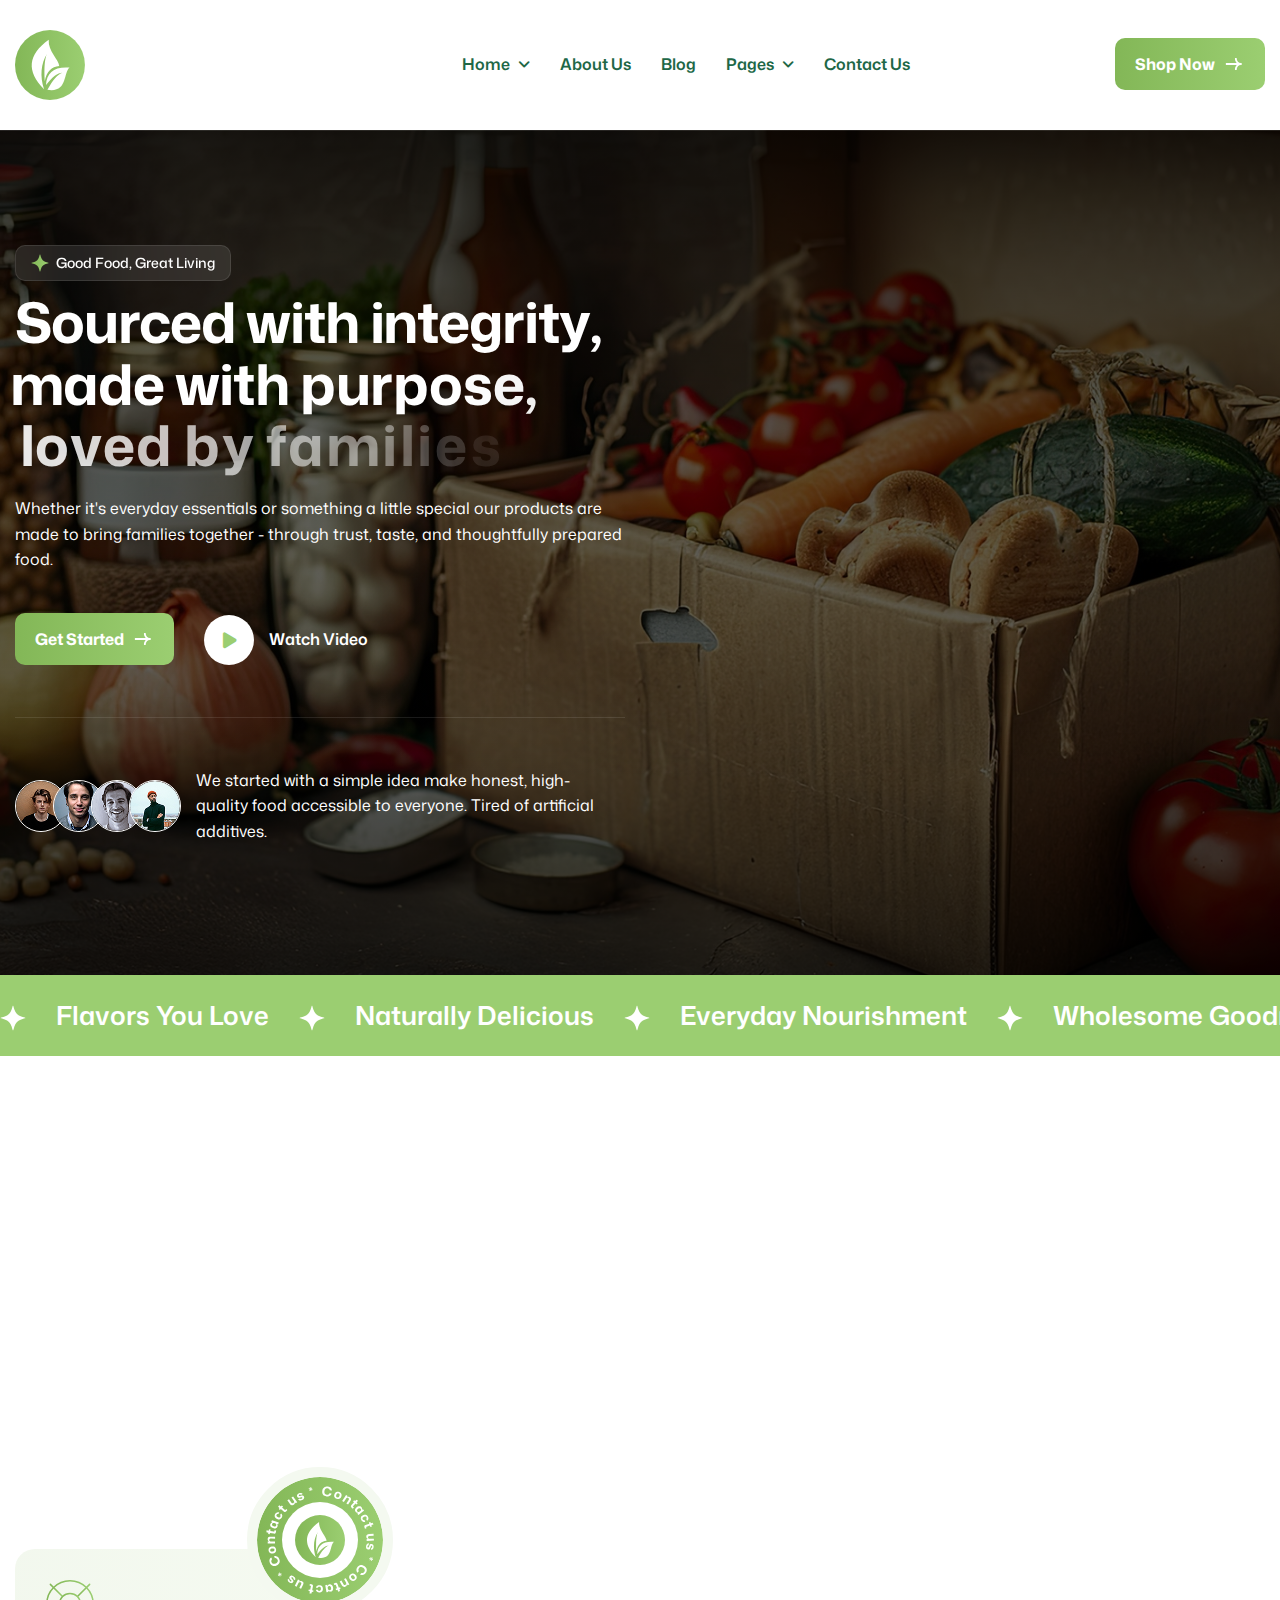
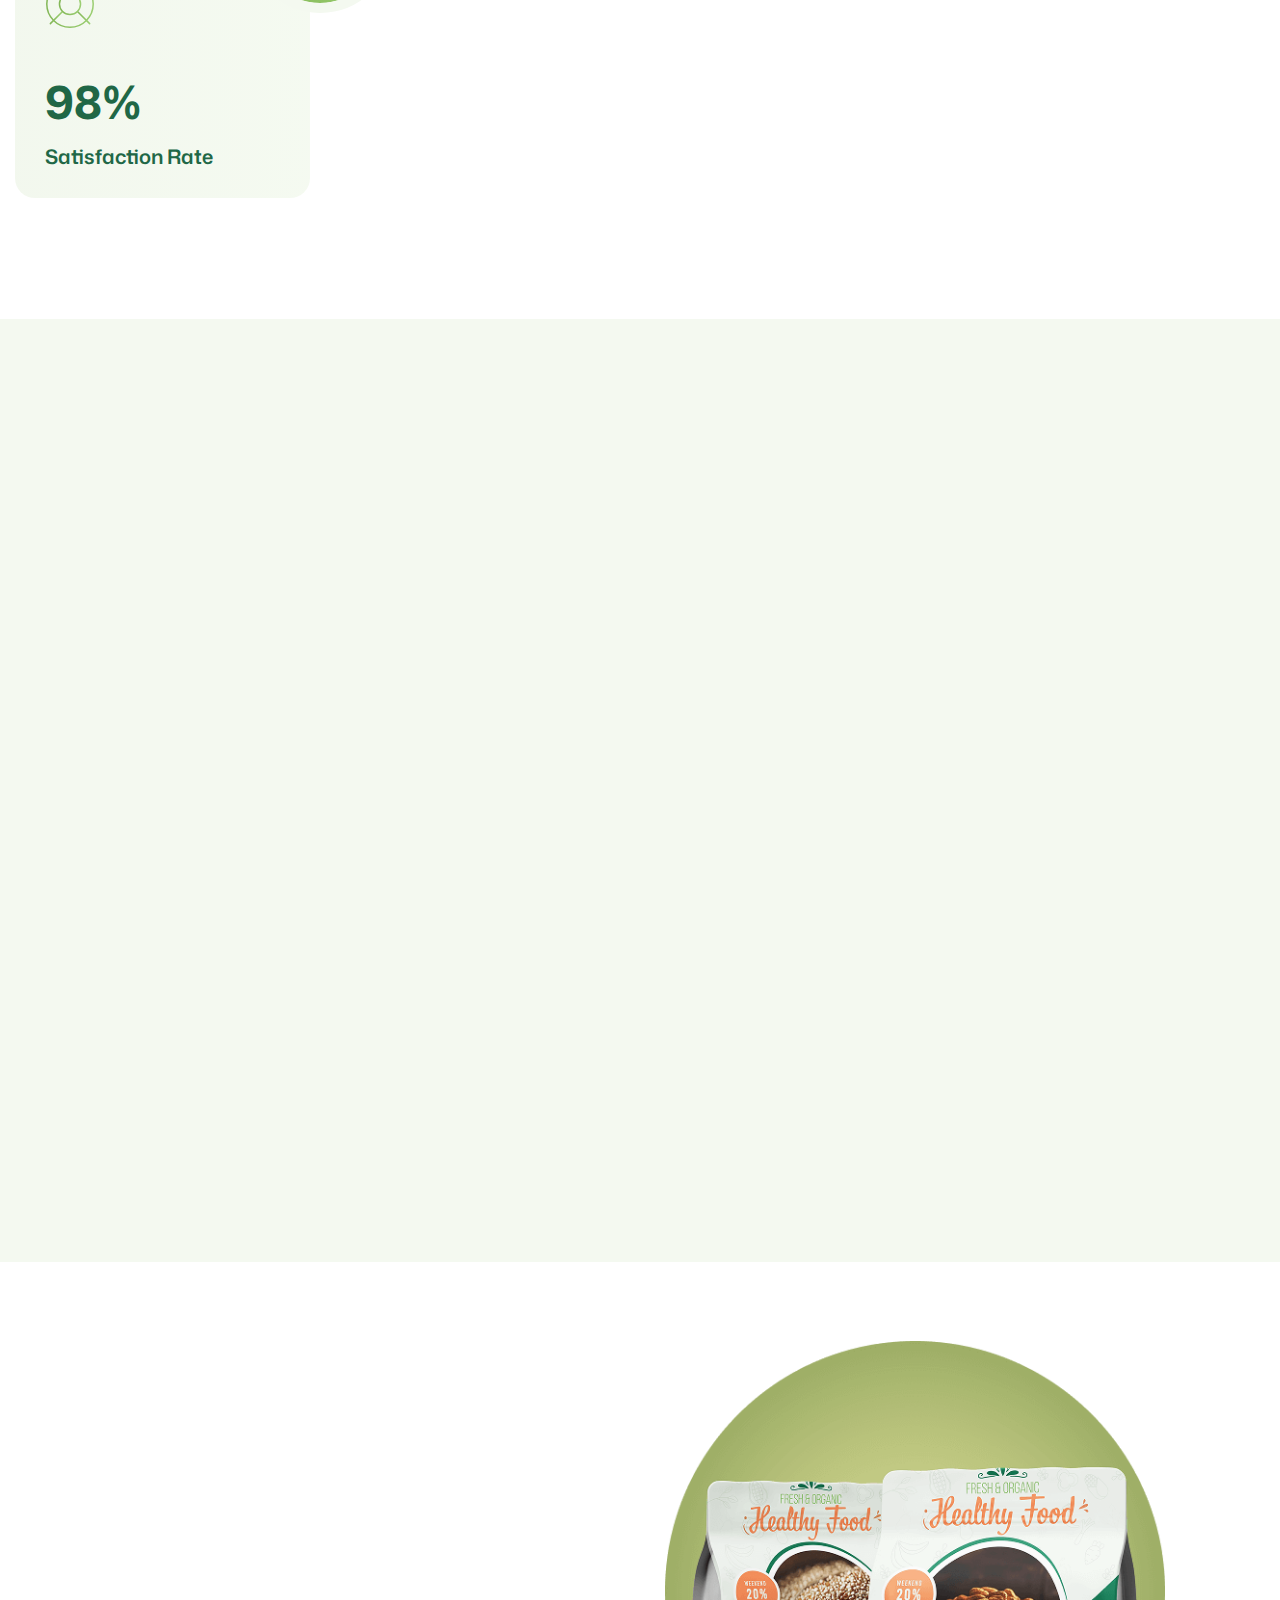
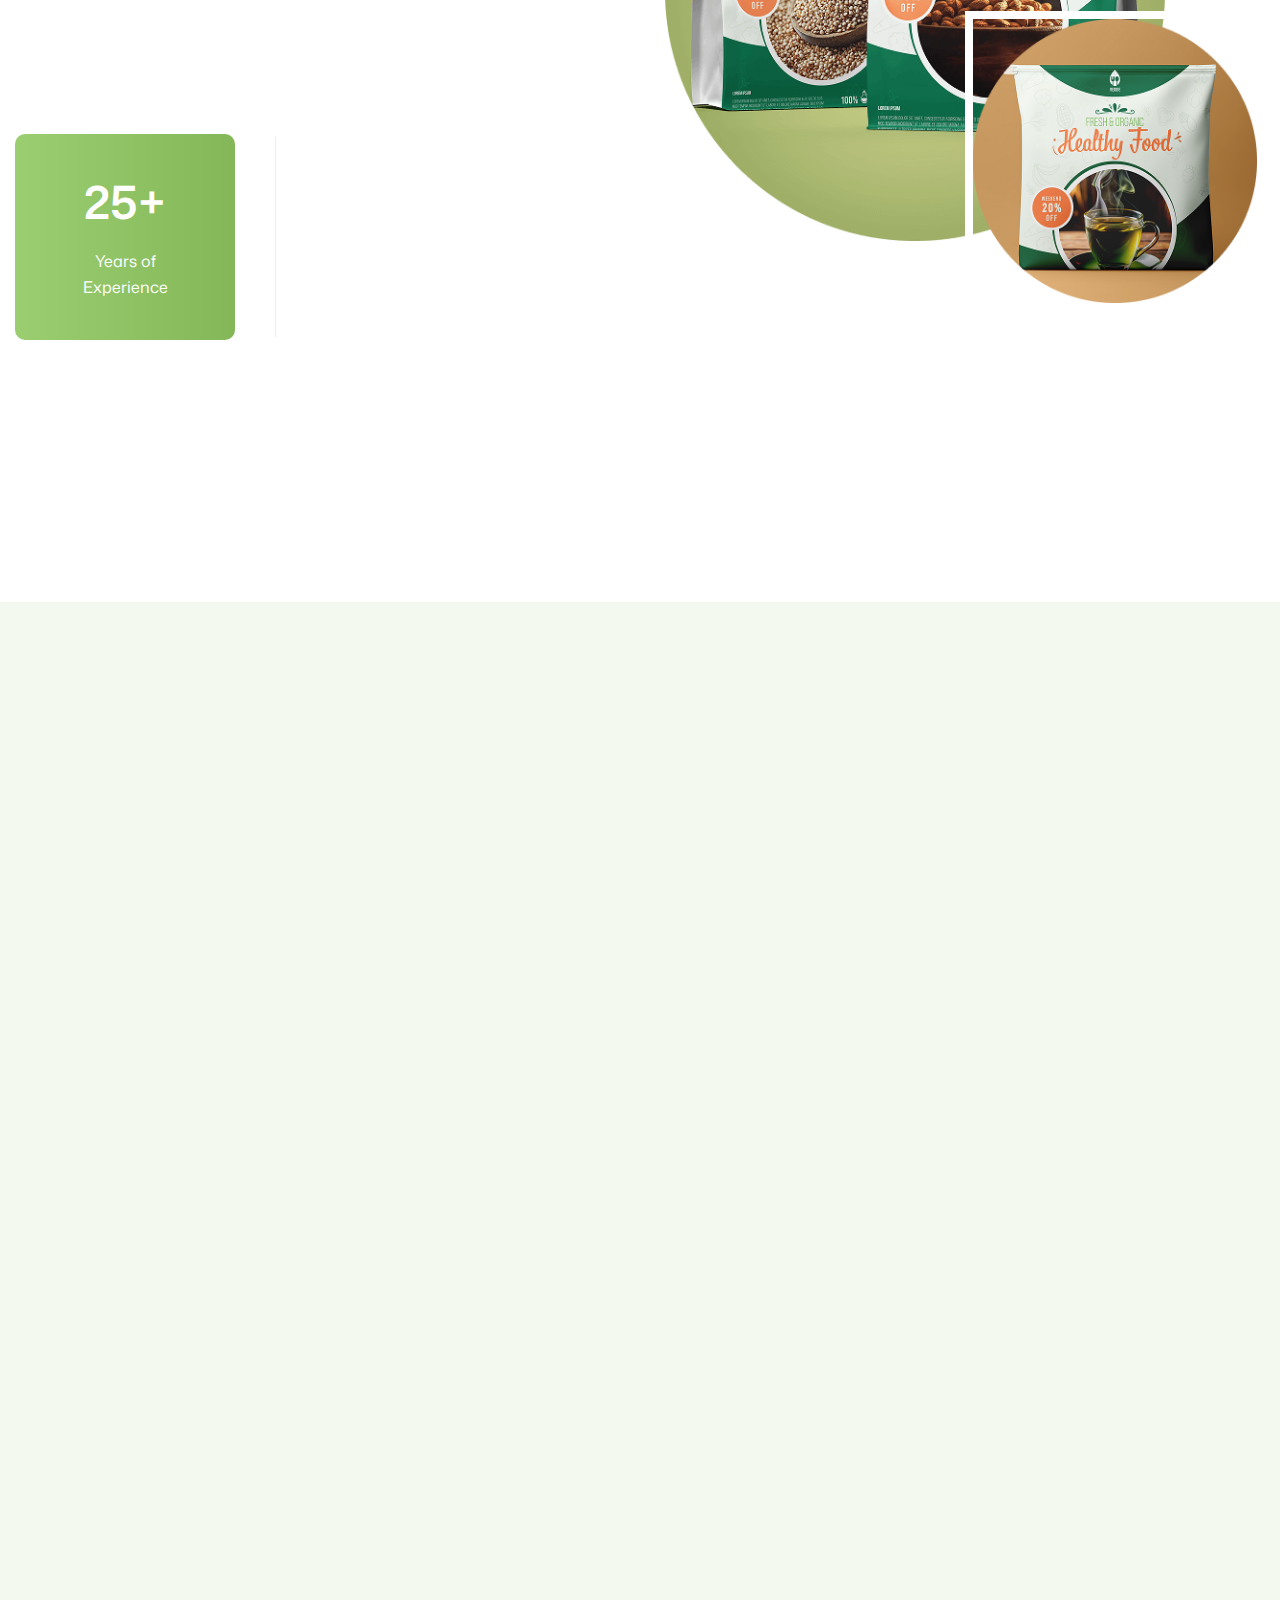
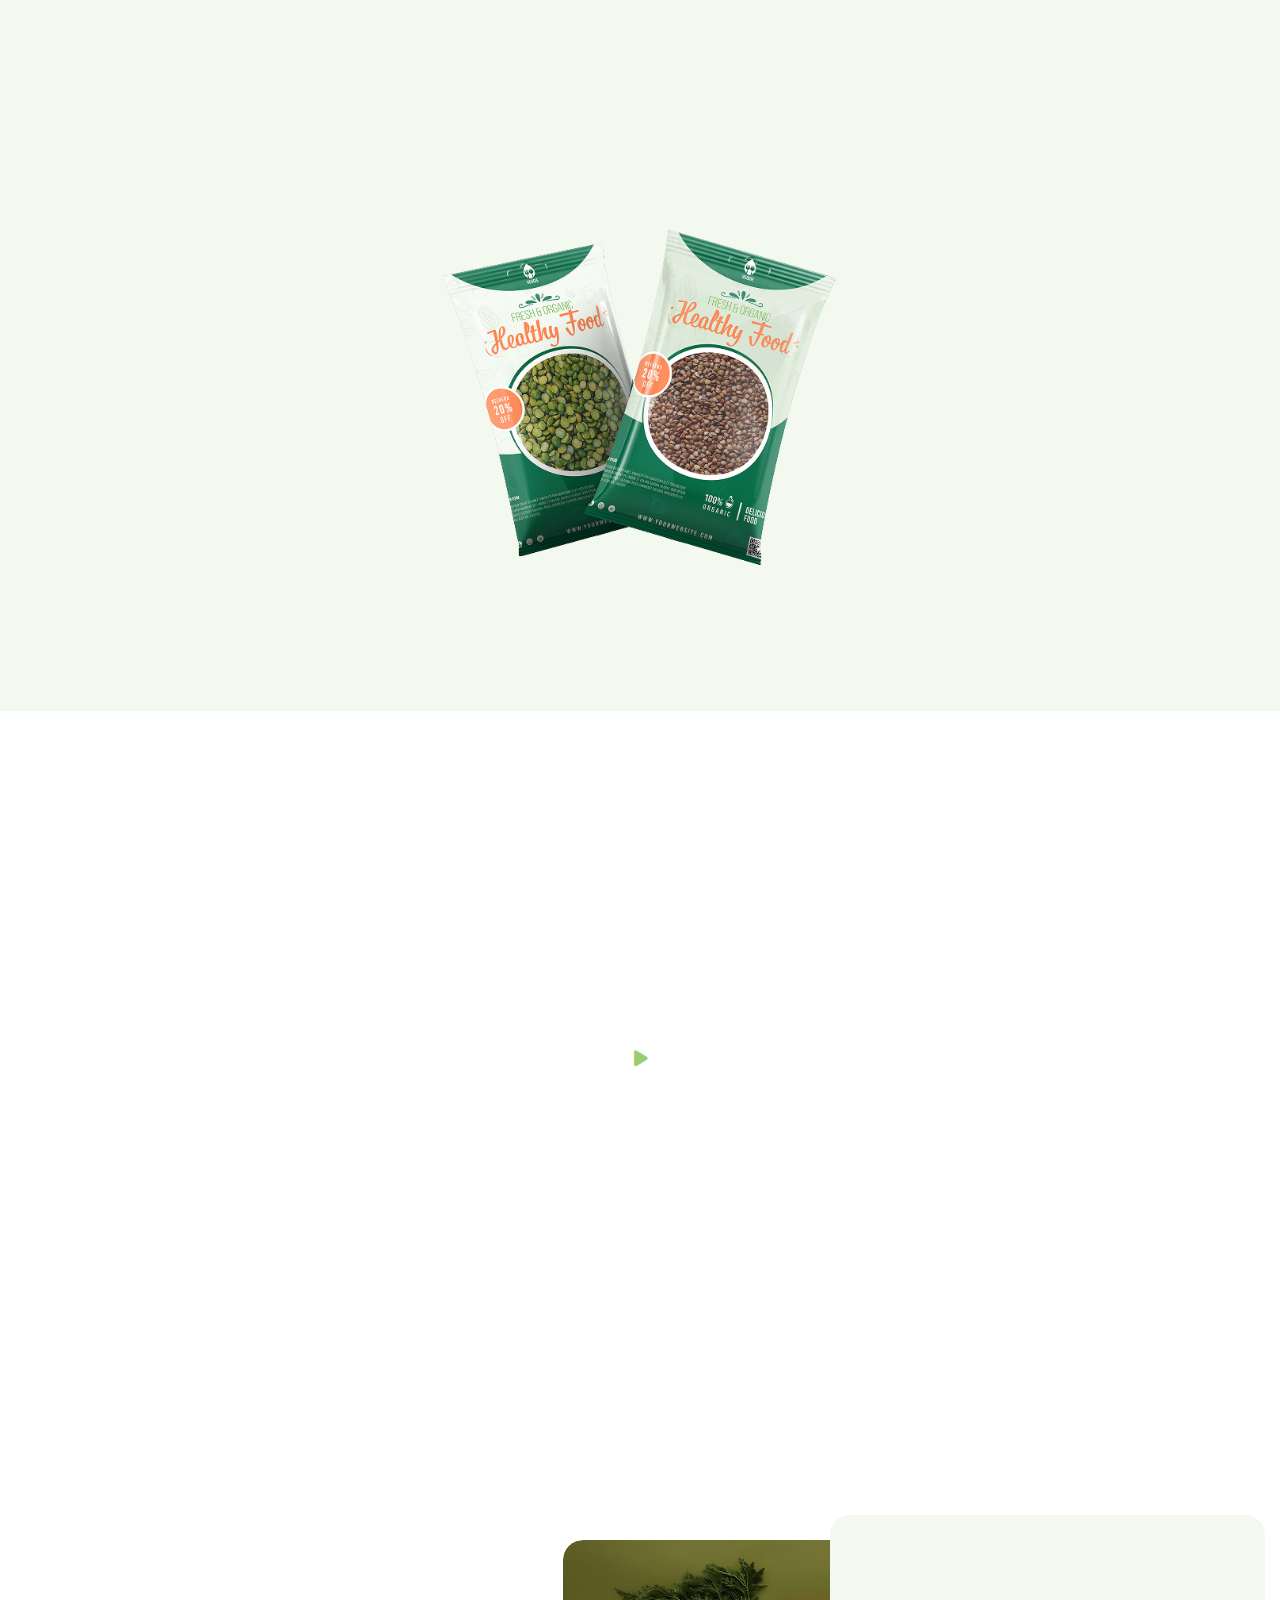
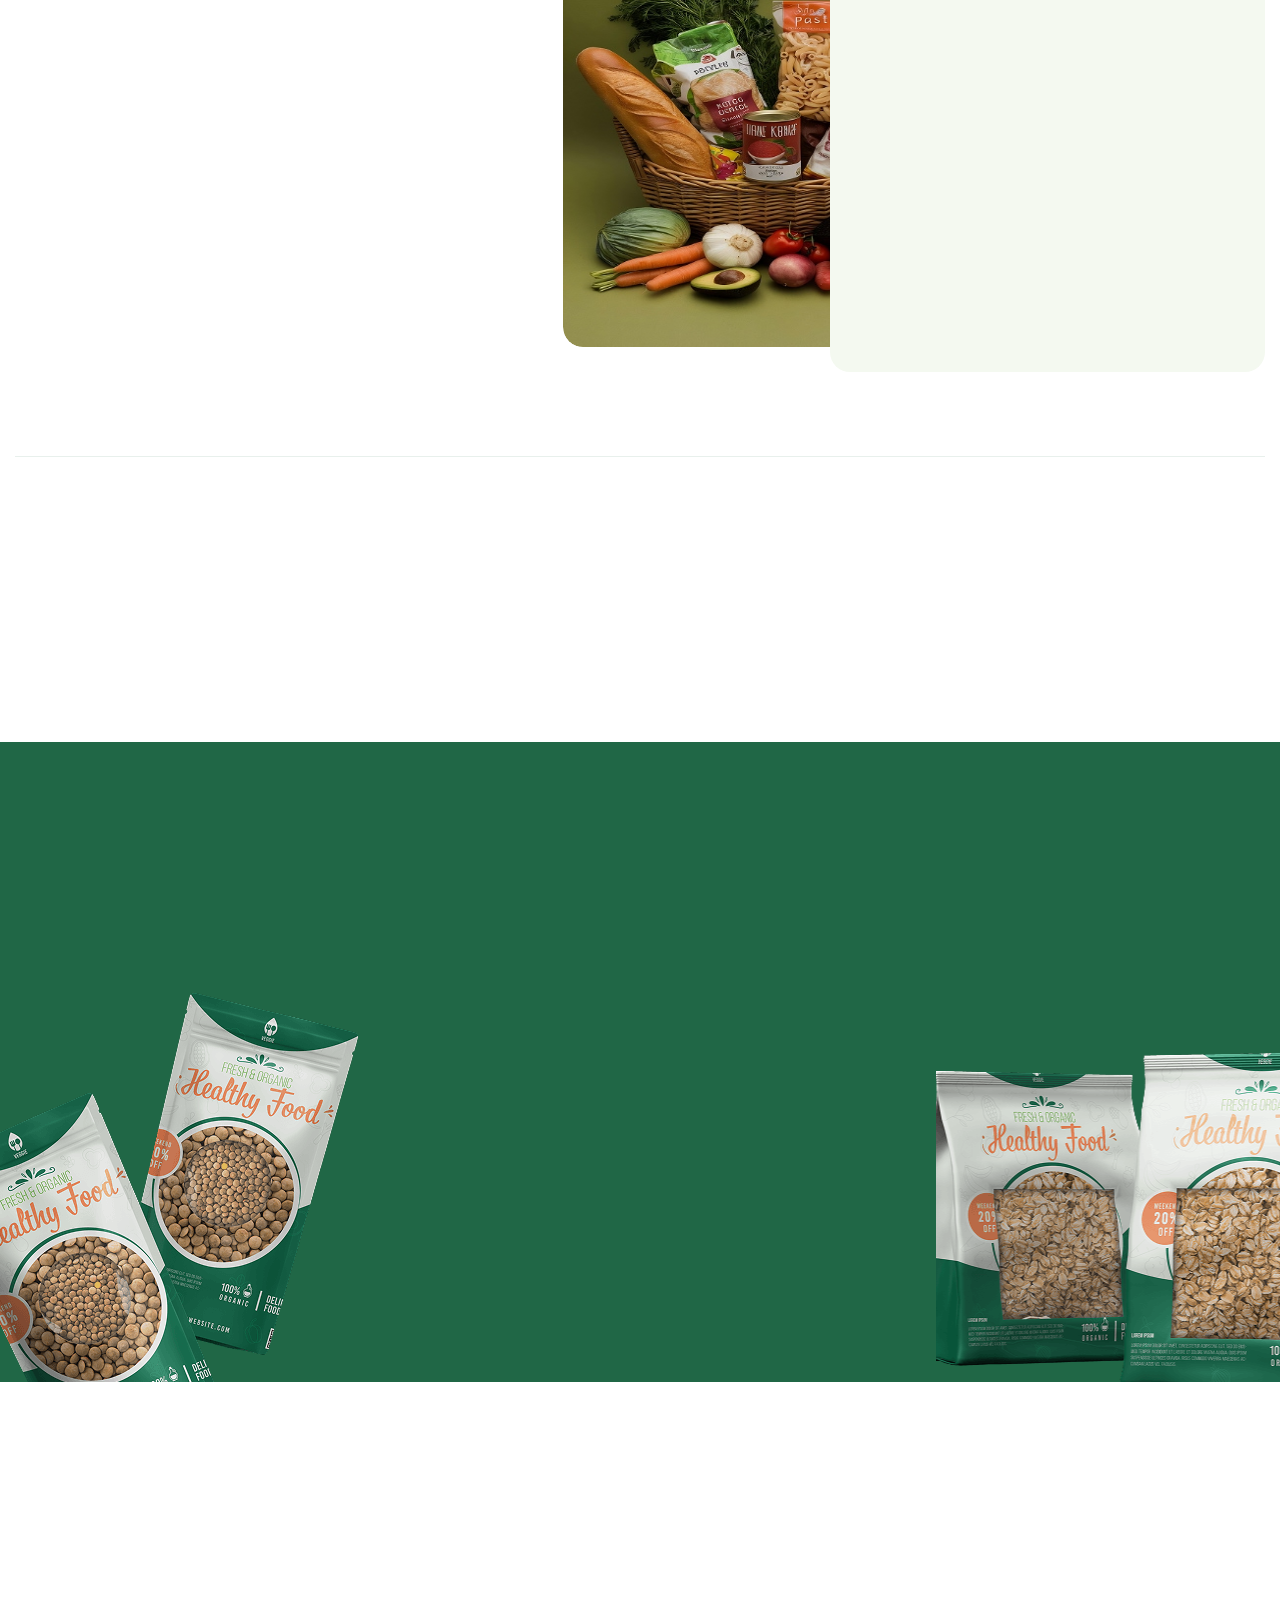
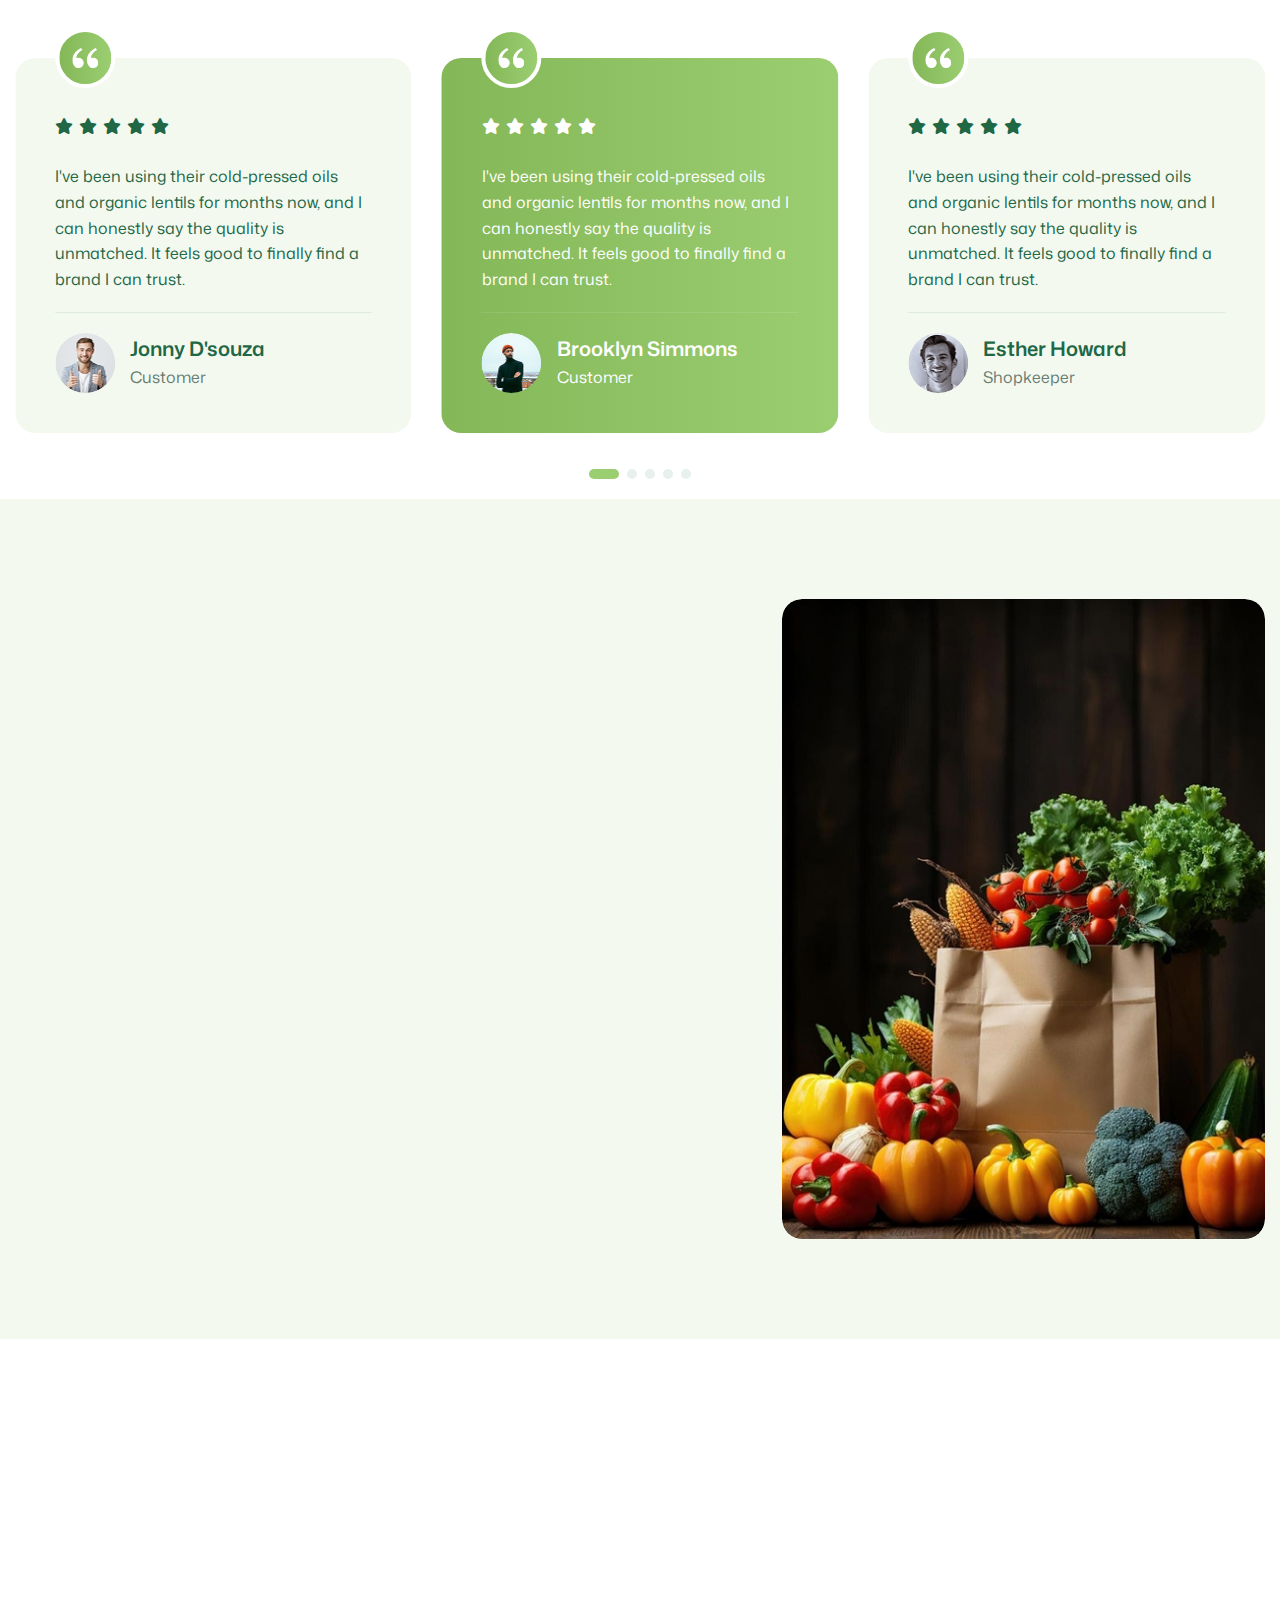
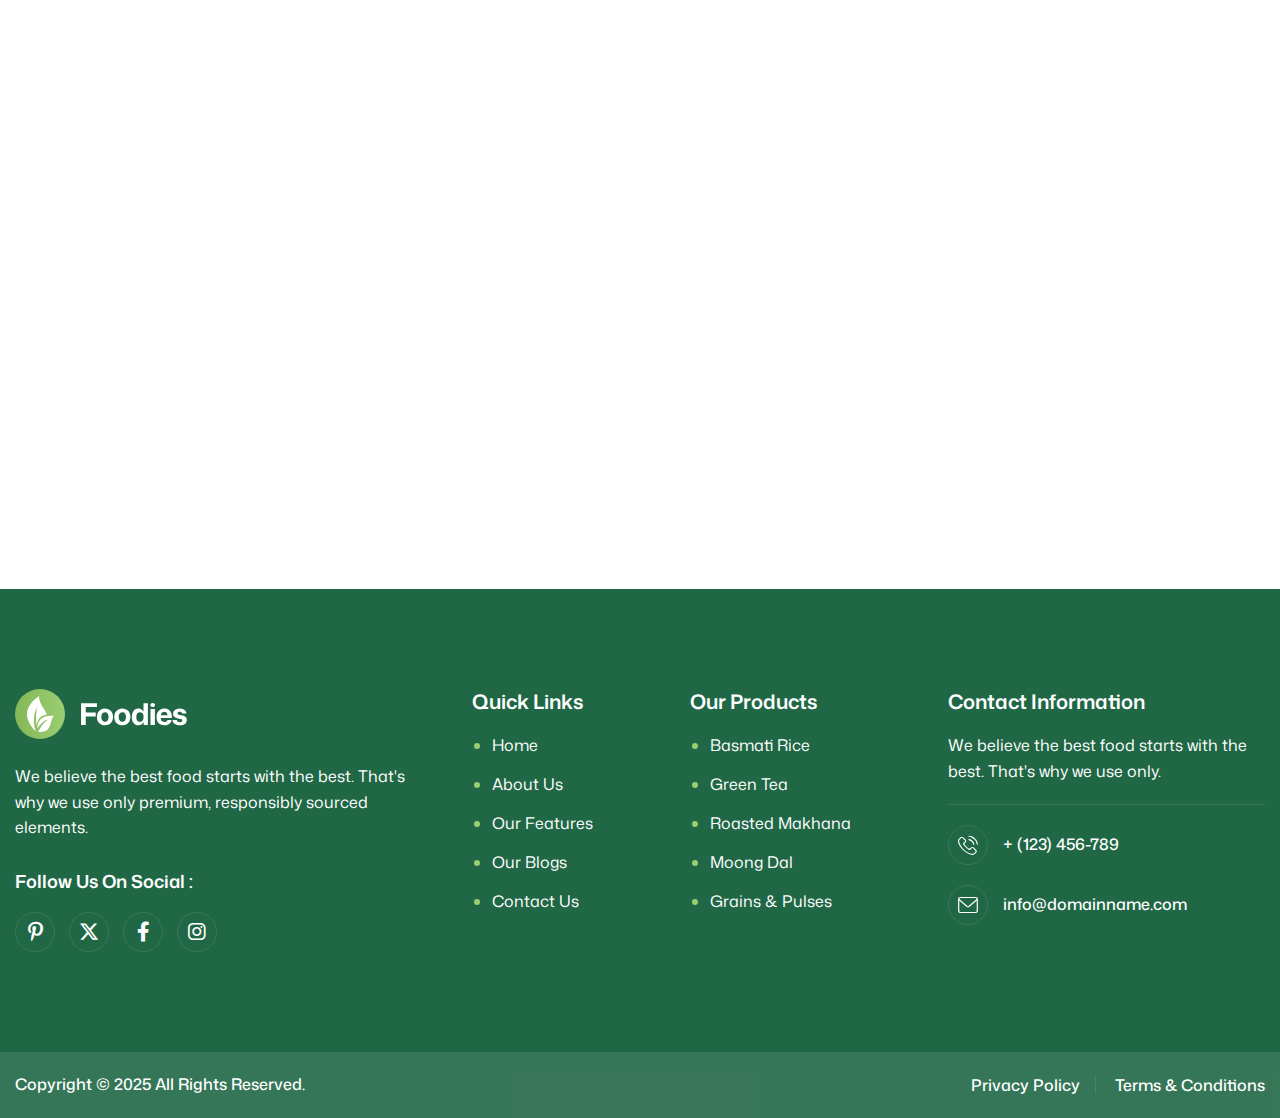
<file: index-slider.html>
<!DOCTYPE html>
<html lang="zxx">

<!-- Mirrored from html.awaikenthemes.com/sellsmart/food-products/index-slider.html by HTTrack Website Copier/3.x [XR&CO'2014], Mon, 15 Sep 2025 03:01:13 GMT -->
<head>
	<!-- Meta -->
	<meta charset="utf-8">
	<meta http-equiv="X-UA-Compatible" content="IE=edge">
	<meta name="viewport" content="width=device-width, initial-scale=1.0, maximum-scale=1">
	<meta name="description" content="">
	<meta name="keywords" content="">
	<meta name="author" content="Awaiken">
	<!-- Page Title -->
    <title>Sellsmart - Single Product Landing page HTML Template</title>
	<!-- Favicon Icon -->
	<link rel="shortcut icon" type="image/x-icon" href="images/favicon.png">
	<!-- Google Fonts Css-->
	<link rel="preconnect" href="https://fonts.googleapis.com/">
    <link rel="preconnect" href="https://fonts.gstatic.com/" crossorigin>
    <link href="https://fonts.googleapis.com/css2?family=Mona+Sans:ital,wght@0,200..900;1,200..900&amp;display=swap" rel="stylesheet">
	<!-- Bootstrap Css -->
	<link href="css/bootstrap.min.css" rel="stylesheet" media="screen">
	<!-- SlickNav Css -->
	<link href="css/slicknav.min.css" rel="stylesheet">
	<!-- Swiper Css -->
	<link rel="stylesheet" href="css/swiper-bundle.min.css">
	<!-- Font Awesome Icon Css-->
	<link href="css/all.min.css" rel="stylesheet" media="screen">
	<!-- Animated Css -->
	<link href="css/animate.css" rel="stylesheet">
    <!-- Magnific Popup Core Css File -->
	<link rel="stylesheet" href="css/magnific-popup.css">
	<!-- Mouse Cursor Css File -->
	<link rel="stylesheet" href="css/mousecursor.css">
	<!-- Main Custom Css -->
	<link href="css/custom.css" rel="stylesheet" media="screen">
</head>
<body>

    <!-- Preloader Start -->
	<div class="preloader">
		<div class="loading-container">
			<div class="loading"></div>
			<div id="loading-icon"><img src="images/loader.svg" alt=""></div>
		</div>
	</div>
	<!-- Preloader End -->

    <!-- Header Start -->
	<header class="main-header">
		<div class="header-sticky">
			<nav class="navbar navbar-expand-lg">
				<div class="container">
					<!-- Logo Start -->
					<a class="navbar-brand" href="index.html">
						<img src="images/logo.svg" alt="Logo">
					</a>
					<!-- Logo End -->

					<!-- Main Menu Start -->
					<div class="collapse navbar-collapse main-menu">
                        <div class="nav-menu-wrapper">
                            <ul class="navbar-nav mr-auto" id="menu">
                                <li class="nav-item submenu"><a class="nav-link" href="index.html">Home</a>
                                    <ul>
                                        <li class="nav-item"><a class="nav-link" href="index-2.html">Home - Main</a></li>
                                        <li class="nav-item"><a class="nav-link" href="index-video.html">Home - Video</a></li>
                                        <li class="nav-item"><a class="nav-link" href="index-slider.html">Home - Slider</a></li>
                                    </ul>
                                </li>                                
                                <li class="nav-item"><a class="nav-link" href="about.html">About Us</a>
                                <li class="nav-item"><a class="nav-link" href="blog.html">Blog</a></li>
                                <li class="nav-item submenu"><a class="nav-link" href="#">Pages</a>
                                    <ul>
                                        <li class="nav-item"><a class="nav-link" href="blog-single.html">Blog Details</a></li>
                                        <li class="nav-item"><a class="nav-link" href="features.html">Features</a></li>
                                        <li class="nav-item"><a class="nav-link" href="testimonials.html">Testimonials</a></li>
                                        <li class="nav-item"><a class="nav-link" href="faqs.html">FAQs</a></li>
                                        <li class="nav-item"><a class="nav-link" href="404.html">404</a></li>
                                    </ul>
                                </li>
                                <li class="nav-item"><a class="nav-link" href="contact.html">Contact Us</a></li>             
                            </ul>
                        </div>
                        
                        <!-- Header Contact Btn Start -->
                        <div class="header-contact-btn">
                            <a href="contact.html" class="btn-default btn-highlighted">Shop now</a>
                        </div>
                        <!-- Header Contact Btn End -->
					</div>
					<!-- Main Menu End -->
					<div class="navbar-toggle"></div>
				</div>
			</nav>
			<div class="responsive-menu"></div>
		</div>
	</header>
	<!-- Header End -->

    <!-- Hero Section Start -->
    <div class="hero hero-slider-layout dark-section">
        <div class="swiper">
            <div class="swiper-wrapper">
                <!-- Hero Slide Start -->
                <div class="swiper-slide">
                    <div class="hero-slide">
                        <!-- Slider Image Start -->
                        <div class="hero-slider-image">
                            <img src="images/hero-bg.jpg" alt="">
                        </div>
                        <!-- Slider Image End -->

                        <div class="container">
                            <div class="row align-items-center">
                                <div class="col-lg-6">
                                    <!-- Hero Content Start -->
                                    <div class="hero-content">
                                        <!-- Section Title Start -->
                                        <div class="section-title">
                                            <h3 class="wow fadeInUp">Good Food, Great Living</h3>
                                            <h1 class="text-anime-style-3" data-cursor="-opaque">Sourced with integrity, made with purpose, loved by families</h1>
                                            <p class="wow fadeInUp" data-wow-delay="0.2s">Whether it's everyday essentials or something a little special our products are made to bring families together - through trust, taste, and thoughtfully prepared food.</p>
                                        </div>
                                        <!-- Section Title End -->

                                        <!-- Hero Body Start -->
                                        <div class="hero-body wow fadeInUp" data-wow-delay="0.4s">
                                            <!-- Hero Button Start -->
                                            <div class="hero-btn">
                                                <a href="contact.html" class="btn-default btn-highlighted">get started</a>
                                            </div>
                                            <!-- Hero Button End -->

                                            <!-- Video Play Button Start -->
                                            <div class="video-play-button">
                                                <a href="https://www.youtube.com/watch?v=Y-x0efG1seA" class="popup-video" data-cursor-text="Play">
                                                    <i class="fa-solid fa-play"></i>
                                                </a>
                                                <p>watch video</p>
                                            </div>
                                            <!-- Video Play Button End -->
                                        </div>  
                                        <!-- Hero Body End -->

                                        <!-- Review Box Start -->
                                        <div class="review-box wow fadeInUp" data-wow-delay="0.6s">
                                            <!-- Review Images Start -->
                                            <div class="review-images">
                                                <div class="review-image">
                                                    <figure class="image-anime">
                                                        <img src="images/client-img-1.jpg" alt="">
                                                    </figure>
                                                </div>
                                                <div class="review-image">
                                                    <figure class="image-anime">
                                                        <img src="images/client-img-2.jpg" alt="">
                                                    </figure>
                                                </div>
                                                <div class="review-image">
                                                    <figure class="image-anime">
                                                        <img src="images/client-img-3.jpg" alt="">
                                                    </figure>
                                                </div>
                                                <div class="review-image">
                                                    <figure class="image-anime">
                                                        <img src="images/client-img-4.jpg" alt="">
                                                    </figure>
                                                </div>
                                            </div>
                                            <!-- Review Images End -->
                                            
                                            <!-- Review Content Start -->
                                            <div class="satisfy-client-content">
                                                <p>We started with a simple idea make honest, high-quality food accessible to everyone. Tired of artificial additives.</p>
                                            </div>
                                            <!-- Review Content End -->
                                        </div>
                                        <!-- Review Box Start -->
                                    </div>
                                    <!-- Hero Content End -->
                                </div>
                            </div>
                        </div>
                    </div>
                </div>
                <!-- Hero Slide End -->

                <!-- Hero Slide Start -->
                <div class="swiper-slide">
                    <div class="hero-slide">
                        <!-- Slider Image Start -->
                        <div class="hero-slider-image">
                            <img src="images/hero-bg-2.jpg" alt="">
                        </div>
                        <!-- Slider Image End -->

                        <div class="container">
                            <div class="row align-items-center">
                                <div class="col-lg-6">
                                    <!-- Hero Content Start -->
                                    <div class="hero-content">
                                        <!-- Section Title Start -->
                                        <div class="section-title">
                                            <h3 class="wow fadeInUp">Good Food, Great Living</h3>
                                            <h1 class="text-anime-style-3" data-cursor="-opaque">Sourced with integrity, made with purpose, loved by families</h1>
                                            <p class="wow fadeInUp" data-wow-delay="0.2s">Whether it's everyday essentials or something a little special our products are made to bring families together - through trust, taste, and thoughtfully prepared food.</p>
                                        </div>
                                        <!-- Section Title End -->

                                        <!-- Hero Body Start -->
                                        <div class="hero-body wow fadeInUp" data-wow-delay="0.4s">
                                            <!-- Hero Button Start -->
                                            <div class="hero-btn">
                                                <a href="contact.html" class="btn-default btn-highlighted">get started</a>
                                            </div>
                                            <!-- Hero Button End -->

                                            <!-- Video Play Button Start -->
                                            <div class="video-play-button">
                                                <a href="https://www.youtube.com/watch?v=Y-x0efG1seA" class="popup-video" data-cursor-text="Play">
                                                    <i class="fa-solid fa-play"></i>
                                                </a>
                                                <p>watch video</p>
                                            </div>
                                            <!-- Video Play Button End -->
                                        </div>  
                                        <!-- Hero Body End -->

                                        <!-- Review Box Start -->
                                        <div class="review-box wow fadeInUp" data-wow-delay="0.6s">
                                            <!-- Review Images Start -->
                                            <div class="review-images">
                                                <div class="review-image">
                                                    <figure class="image-anime">
                                                        <img src="images/client-img-1.jpg" alt="">
                                                    </figure>
                                                </div>
                                                <div class="review-image">
                                                    <figure class="image-anime">
                                                        <img src="images/client-img-2.jpg" alt="">
                                                    </figure>
                                                </div>
                                                <div class="review-image">
                                                    <figure class="image-anime">
                                                        <img src="images/client-img-3.jpg" alt="">
                                                    </figure>
                                                </div>
                                                <div class="review-image">
                                                    <figure class="image-anime">
                                                        <img src="images/client-img-4.jpg" alt="">
                                                    </figure>
                                                </div>
                                            </div>
                                            <!-- Review Images End -->
                                            
                                            <!-- Review Content Start -->
                                            <div class="satisfy-client-content">
                                                <p>We started with a simple idea make honest, high-quality food accessible to everyone. Tired of artificial additives.</p>
                                            </div>
                                            <!-- Review Content End -->
                                        </div>
                                        <!-- Review Box Start -->
                                    </div>
                                    <!-- Hero Content End -->
                                </div>
                            </div>
                        </div>
                    </div>
                </div>
                <!-- Hero Slide End -->
            </div>
        </div>
    </div>
    <!-- Hero Section End -->

    <!-- Scrolling Ticker Section Start -->
    <div class="our-scrolling-ticker">
        <!-- Scrolling Ticker Start -->
        <div class="scrolling-ticker-box">
            <div class="scrolling-content">
                <span><img src="images/icon-sparkle-white.svg" alt="">Flavors You Love</span>
                <span><img src="images/icon-sparkle-white.svg" alt="">Naturally Delicious</span>
                <span><img src="images/icon-sparkle-white.svg" alt="">Everyday Nourishment</span>
                <span><img src="images/icon-sparkle-white.svg" alt="">Wholesome Goodness</span>
                <span><img src="images/icon-sparkle-white.svg" alt="">Farm Fresh Finds</span>
                <span><img src="images/icon-sparkle-white.svg" alt="">Flavors You Love</span>
            </div>

            <div class="scrolling-content">
                <span><img src="images/icon-sparkle-white.svg" alt="">Flavors You Love</span>
                <span><img src="images/icon-sparkle-white.svg" alt="">Naturally Delicious</span>
                <span><img src="images/icon-sparkle-white.svg" alt="">Everyday Nourishment</span>
                <span><img src="images/icon-sparkle-white.svg" alt="">Wholesome Goodness</span>
                <span><img src="images/icon-sparkle-white.svg" alt="">Farm Fresh Finds</span>
                <span><img src="images/icon-sparkle-white.svg" alt="">Flavors You Love</span>
            </div>
        </div>
    </div>
    <!-- Scrolling Ticker Section End -->

    <!-- About Us Section Start -->
    <div class="about-us">
        <div class="container">
            <div class="row align-items-center">
                <div class="col-lg-6">
                    <!-- About Image Box Start -->
                    <div class="about-image-box">
                        <!-- About Image Start -->
                        <div class="about-image">
                            <figure class="image-anime reveal">
                                <img src="images/about-image-1.jpg" alt="">
                            </figure>

                            <!-- Contact Us Circle Start -->
                            <div class="contact-us-circle">
                                <a href="contact.html"><img src="images/contact-us-circle.svg" alt=""></a>
                            </div>
                            <!-- Contact Us Circle End -->
                        </div>
                        <!-- About Image End -->
                         
                        <!-- About Image Item Box Start -->
                        <div class="about-image-item-box">
                            <!-- About Image Item Start -->
                            <div class="about-image-item">
                                <div class="icon-box">
                                    <img src="images/icon-about-image-item.svg" alt="">
                                </div>
                                <div class="about-image-item-content">
                                    <h2><span class="counter">98</span>%</h2>
                                    <h3>Satisfaction Rate</h3>
                                </div>
                            </div>
                            <!-- About Image Item End -->

                            <!-- About Image Start -->
                            <div class="about-image">
                                <figure class="image-anime reveal">
                                    <img src="images/about-image-2.jpg" alt="">
                                </figure>
                            </div>
                            <!-- About Image End -->
                        </div>
                        <!-- About Image Item Box End -->               
                    </div>
                    <!-- About Image Box End -->
                </div>
                
                <div class="col-lg-6">
                    <!-- About us Content Start -->
                    <div class="about-us-content">
                        <!-- Section Title Start -->
                        <div class="section-title">
                            <h3 class="wow fadeInUp">About us</h3>
                            <h2 class="text-anime-style-3" data-cursor="-opaque">Born from love for real food and a desire to do better</h2>
                            <p class="wow fadeInUp" data-wow-delay="0.2s">We started with a simple idea make honest high-quality food accessible to everyone. Tired of artificial additives & confusing labels, we set out to create better.</p>
                        </div>
                        <!-- Section Title End -->

                        <!-- About Us Body Start -->
                        <div class="about-us-body wow fadeInUp" data-wow-delay="0.4s">
                            <!-- About Body Item Start -->
                            <div class="about-body-item active">
                                <div class="icon-box">
                                    <img src="images/icon-about-body-1.svg" alt="">
                                </div>
                                <div class="about-body-content">
                                    <h3>Ethically Sourced, Honestly Made</h3>
                                    <p>We believe that great food starts at the source. That's why we partner with local farmers and ethical suppliers who share our commitment to quality.</p>
                                </div>
                            </div>
                            <!-- About Body Item End -->

                            <!-- About Body Item Start -->
                            <div class="about-body-item">
                                <div class="icon-box">
                                    <img src="images/icon-about-body-2.svg" alt="">
                                </div>
                                <div class="about-body-content">
                                    <h3>Nutrition That Fits Your Lifestyle</h3>
                                    <p>We believe that great food starts at the source. That's why we partner with local farmers and ethical suppliers who share our commitment to quality.</p>
                                </div>
                            </div>
                            <!-- About Body Item End -->
                        </div>
                        <!-- About Us Body End -->
                    </div>
                    <!-- About us Content End -->
                </div>
            </div>
        </div>
    </div>
    <!-- About Us Section End -->

    <!-- Our Products Section Start -->
    <div class="our-products">
        <div class="container">
            <div class="row section-row align-items-center">
                <div class="col-lg-12">
                    <!-- Section Title Start -->
                    <div class="section-title section-title-center">
                        <h3 class="wow fadeInUp">Our Products</h3>
                        <h2 class="text-anime-style-3" data-cursor="-opaque">Premium ingredients for a richer culinary experience</h2>
                    </div>
                    <!-- Section Title End -->
                </div>
            </div>

            <div class="row product-item-list">
                <div class="col-lg-3 col-md-6">
                    <!-- Product Item Start -->
                    <div class="product-item active wow fadeInUp">
                        <!-- Product image Start -->
                        <div class="product-image">
                            <figure>
                                <img src="images/product-1.png" alt="">
                            </figure>
                            <div class="product-cart-btn">
                                <a href="contact.html">Add To Cart <img src="images/icon-cart.svg" alt=""></a>
                            </div>
                        </div>
                        <!-- Product image End -->

                        <!-- Product Item Body Start -->
                        <div class="product-item-body">
                            <div class="product-content">
                                <p>Grains & Pulses</p>
                                <h3><a href="contact.html">Basmati Rice (1 Kg)</a></h3>                                
                            </div>
                            <div class="product-rating">
                                <i class="fa-solid fa-star"></i>
                                <i class="fa-solid fa-star"></i>
                                <i class="fa-solid fa-star"></i>
                                <i class="fa-solid fa-star"></i>
                                <i class="fa-solid fa-star"></i>
                            </div>
                            <div class="product-price">
                                <h3><span>$50.00</span> $24.00</h3>
                            </div>
                        </div>
                        <!-- Product Item Body End -->
                    </div>
                    <!-- Product Item End -->
                </div>

                <div class="col-lg-3 col-md-6">
                    <!-- Product Item Start -->
                    <div class="product-item wow fadeInUp" data-wow-delay="0.2s">
                        <!-- Product image Start -->
                        <div class="product-image">
                            <figure>
                                <img src="images/product-2.png" alt="">
                            </figure>
                            <div class="product-cart-btn">
                                <a href="contact.html">Add To Cart <img src="images/icon-cart.svg" alt=""></a>
                            </div>
                        </div>
                        <!-- Product image End -->

                        <!-- Product Item Body Start -->
                        <div class="product-item-body">
                            <div class="product-content">
                                <p>Herbal Beverages</p>
                                <h3><a href="contact.html">Green Tea (20 Bags)</a></h3>                                
                            </div>
                            <div class="product-rating">
                                <i class="fa-solid fa-star"></i>
                                <i class="fa-solid fa-star"></i>
                                <i class="fa-solid fa-star"></i>
                                <i class="fa-solid fa-star"></i>
                                <i class="fa-solid fa-star"></i>
                            </div>
                            <div class="product-price">
                                <h3><span>$60.00</span> $45.00</h3>
                            </div>
                        </div>
                        <!-- Product Item Body End -->
                    </div>
                    <!-- Product Item End -->
                </div>

                <div class="col-lg-3 col-md-6">
                    <!-- Product Item Start -->
                    <div class="product-item wow fadeInUp" data-wow-delay="0.4s">
                        <!-- Product image Start -->
                        <div class="product-image">
                            <figure>
                                <img src="images/product-3.png" alt="">
                            </figure>
                            <div class="product-cart-btn">
                                <a href="contact.html">Add To Cart <img src="images/icon-cart.svg" alt=""></a>
                            </div>
                        </div>
                        <!-- Product image End -->

                        <!-- Product Item Body Start -->
                        <div class="product-item-body">
                            <div class="product-content">
                                <p>Healthy Snacks</p>
                                <h3><a href="contact.html">Roasted Makhana (100g)</a></h3>                                
                            </div>
                            <div class="product-rating">
                                <i class="fa-solid fa-star"></i>
                                <i class="fa-solid fa-star"></i>
                                <i class="fa-solid fa-star"></i>
                                <i class="fa-solid fa-star"></i>
                                <i class="fa-solid fa-star"></i>
                            </div>
                            <div class="product-price">
                                <h3><span>$30.00</span> $25.00</h3>
                            </div>
                        </div>
                        <!-- Product Item Body End -->
                    </div>
                    <!-- Product Item End -->
                </div>

                <div class="col-lg-3 col-md-6">
                    <!-- Product Item Start -->
                    <div class="product-item wow fadeInUp" data-wow-delay="0.6s">
                        <!-- Product image Start -->
                        <div class="product-image">
                            <figure>
                                <img src="images/product-4.png" alt="">
                            </figure>
                            <div class="product-cart-btn">
                                <a href="contact.html">Add To Cart <img src="images/icon-cart.svg" alt=""></a>
                            </div>
                        </div>
                        <!-- Product image End -->

                        <!-- Product Item Body Start -->
                        <div class="product-item-body">
                            <div class="product-content">
                                <p>Grains & Pulses</p>
                                <h3><a href="contact.html">Moong Dal (500g)</a></h3>                                
                            </div>
                            <div class="product-rating">
                                <i class="fa-solid fa-star"></i>
                                <i class="fa-solid fa-star"></i>
                                <i class="fa-solid fa-star"></i>
                                <i class="fa-solid fa-star"></i>
                                <i class="fa-solid fa-star"></i>
                            </div>
                            <div class="product-price">
                                <h3><span>$80.00</span> $50.00</h3>
                            </div>
                        </div>
                        <!-- Product Item Body End -->
                    </div>
                    <!-- Product Item End -->
                </div>

                <div class="col-lg-12">
                    <!-- Section Footer Text Start -->
                    <div class="section-footer-text wow fadeInUp" data-wow-delay="0.8s">
                        <p><span>Free</span>Clean, conscious, and crafted with care - <a href="contact.html">taste the difference in every bite.</a></p>
                    </div>
                    <!-- Section Footer Text End -->
                </div>
            </div>
        </div>
    </div>
    <!-- Our Products Section End -->

    <!-- Why Choose Us Section Start -->
    <div class="why-choose-us">
        <div class="container">
            <div class="row align-items-center">
                <div class="col-lg-6">
                    <!-- Why Choose Content Start -->
                    <div class="why-choose-content">
                        <!-- Section Title Start -->
                        <div class="section-title">
                            <h3 class="wow fadeInUp">Why Choose Us</h3>
                            <h2 class="text-anime-style-3" data-cursor="-opaque">Rooted in purity, grown with care, delivered with love</h2>
                            <p class="wow fadeInUp" data-wow-delay="0.2s">Our products are sourced from ethical farms, crafted with minimal processing, and packaged with sustainability in mind. We bring nature's best to your table - just as it should be.</p>
                        </div>
                        <!-- Section Title End -->

                        <!-- Why Choose List Start -->
                        <div class="why-choose-list wow fadeInUp" data-wow-delay="0.4s">
                            <ul>
                                <li>Committed to Clean, Honest Food</li>
                                <li>Wide Range of Healthy Choices</li>
                            </ul>
                        </div>
                        <!-- Why Choose List End -->

                        <!-- Why Choose Body Start -->
                        <div class="why-choose-body">
                            <div class="why-choose-experience">
                                <h2><span class="counter">25</span>+</h2>
                                <p>Years of Experience</p>
                            </div>

                            <div class="why-choose-item-list">
                                <!-- Why Choose Item Start -->
                                <div class="why-choose-item wow fadeInUp" data-wow-delay="0.6s">
                                    <h3>Customer-Centric Experience</h3>
                                    <p>From easy ordering to responsive support and prompt delivery.</p>
                                </div>
                                <!-- Why Choose Item End -->

                                <!-- Why Choose Item Start -->
                                <div class="why-choose-item wow fadeInUp" data-wow-delay="0.8s">
                                    <h3>Quality Tested, Always Trusted</h3>
                                    <p>Every product undergoes strict quality check to ensure purity, safety.</p>
                                </div>
                                <!-- Why Choose Item End -->
                            </div>                            
                        </div>
                        <!-- Why Choose Body End -->
                    </div>
                    <!-- Why Choose Content End -->
                </div>

                <div class="col-lg-6">
                    <!-- Why Choose Image Start -->
                    <div class="why-choose-image">
                        <div class="why-choose-img-1">
                            <figure>
                                <img src="images/why-choose-image-1.png" alt="">
                            </figure>
                        </div>
                        <div class="why-choose-img-2">
                            <figure>
                                <img src="images/why-choose-image-2.png" alt="">
                            </figure>
                        </div>
                    </div>
                    <!-- Why Choose Image End -->
                </div>

                <div class="col-lg-12">
                    <!-- Why Choose Counter List Start -->
                    <div class="why-choose-counter-list wow fadeInUp">
                        <!-- Why Choose Counter Item Start -->
                        <div class="why-choose-counter-item">
                            <h2><span class="counter">25</span>+</h2>
                            <p>Years of Experience</p>
                        </div>
                        <!-- Why Choose Counter Item End -->

                        <!-- Why Choose Counter Item Start -->
                        <div class="why-choose-counter-item">
                            <h2><span class="counter">98</span>%</h2>
                            <p>Natural Ingredients Used</p>
                        </div>
                        <!-- Why Choose Counter Item End -->

                        <!-- Why Choose Counter Item Start -->
                        <div class="why-choose-counter-item">
                            <h2><span class="counter">1</span>K+</h2>
                            <p>Happy Customers</p>
                        </div>
                        <!-- Why Choose Counter Item End -->

                        <!-- Why Choose Counter Item Start -->
                        <div class="why-choose-counter-item">
                            <h2><span class="counter">80</span>+</h2>
                            <p>Products Offered</p>
                        </div>
                        <!-- Why Choose Counter Item End -->
                    </div>
                    <!-- Why Choose Counter List End -->
                </div>
            </div>
        </div>
    </div>
    <!-- Why Choose Us Section End -->

    <!-- We Offer Section Start -->
    <div class="we-offer">
        <div class="container">
            <div class="row section-row align-items-center">
                <div class="col-lg-12">
                    <!-- Section Title Start -->
                    <div class="section-title section-title-center">
                        <h3 class="wow fadeInUp">What We Offer</h3>
                        <h2 class="text-anime-style-3" data-cursor="-opaque">Artisan food products crafted for flavor seekers</h2>
                    </div>
                    <!-- Section Title End -->
                </div>
            </div>

            <div class="row">
                <div class="col-lg-12">
                    <!-- Offer Item List Start -->
                    <div class="offer-item-list">
                        <!-- Offer Item Start -->
                        <div class="offer-item wow fadeInUp">
                            <div class="offer-item-image">
                                <figure class="image-anime">
                                    <img src="images/we-offer-item-image-1.jpg" alt="">
                                </figure>
                            </div>
                            <div class="offer-item-content">
                                <h3>Clean Pantry Staples</h3>
                                <p>Organic grains, pulses, and flours free from chemicals and preservatives</p>
                                <a href="contact.html" class="readmore-btn">Read More</a>
                            </div>
                        </div>
                        <!-- Offer Item End -->

                        <!-- Offer Item Start -->
                        <div class="offer-item wow fadeInUp" data-wow-delay="0.2s">
                            <div class="offer-item-image">
                                <figure class="image-anime">
                                    <img src="images/we-offer-item-image-2.jpg" alt="">
                                </figure>
                            </div>
                            <div class="offer-item-content">
                                <h3>Cold-Pressed Oils</h3>
                                <p>Nutrient-rich, wood-pressed oils that retain natural aroma and purity</p>
                                <a href="contact.html" class="readmore-btn">Read More</a>
                            </div>
                        </div>
                        <!-- Offer Item End -->

                        <!-- Offer Item Start -->
                        <div class="offer-item wow fadeInUp" data-wow-delay="0.4s">
                            <div class="offer-item-image">
                                <figure class="image-anime">
                                    <img src="images/we-offer-item-image-3.jpg" alt="">
                                </figure>
                            </div>
                            <div class="offer-item-content">
                                <h3>Traditional Pickles</h3>
                                <p>Bold, homemade flavors crafted from age-old recipes using clean ingredients</p>
                                <a href="contact.html" class="readmore-btn">Read More</a>
                            </div>
                        </div>
                        <!-- Offer Item End -->

                        <!-- Offer Item Start -->
                        <div class="offer-item wow fadeInUp" data-wow-delay="0.6s">
                            <div class="offer-item-image">
                                <figure class="image-anime">
                                    <img src="images/we-offer-item-image-4.jpg" alt="">
                                </figure>
                            </div>
                            <div class="offer-item-content">
                                <h3>Herbal Beverages</h3>
                                <p>Functional tea blends and wellness drinks that help boost immunity</p>
                                <a href="contact.html" class="readmore-btn">Read More</a>
                            </div>
                        </div>
                        <!-- Offer Item End -->
                    </div>
                    <!-- Offer Item List End -->
                </div>

                <div class="col-lg-12">
                    <!-- Section Footer Text Start -->
                    <div class="section-footer-text wow fadeInUp" data-wow-delay="0.8s">
                        <p>Crafted by nature, perfected with care - <a href="contact.html">discover food that truly nourishes.</a></p>
                    </div>
                    <!-- Section Footer Text End -->
                </div>
            </div>
        </div>
    </div>
    <!-- We Offer Section End -->

    <!-- Our Benefits Section Start -->
    <div class="our-benefits">
        <div class="container">
            <div class="row section-row">
                <div class="col-lg-12">
                    <!-- Section Title Start -->
                    <div class="section-title section-title-center">
                        <h3 class="wow fadeInUp">Our Benefits</h3>
                        <h2 class="text-anime-style-3" data-cursor="-opaque">Discover the benefits that set our food products apart</h2>
                    </div>
                    <!-- Section Title End -->
                </div>
            </div>

            <div class="row">
                <div class="col-lg-4 col-md-6 ordeer-1">
                    <!-- Our Benefits List Start -->
                    <div class="our-benefits-list">
                        <!-- Benefit Item Start -->
                        <div class="benefit-item wow fadeInUp" data-wow-delay="0.2s">
                            <div class="icon-box">
                                <img src="images/icon-benefit-1.svg" alt="">
                            </div>
                            <div class="benefit-item-content">
                                <h3>Eco-Friendly Practices</h3>
                                <p>From biodegradable packaging to farming, we're committed.</p>
                            </div>
                        </div>
                        <!-- Benefit Item End -->

                        <!-- Benefit Item Start -->
                        <div class="benefit-item wow fadeInUp" data-wow-delay="0.4s">
                            <div class="icon-box">
                                <img src="images/icon-benefit-2.svg" alt="">
                            </div>
                            <div class="benefit-item-content">
                                <h3>Naturally Preserved Goodness</h3>
                                <p>From biodegradable packaging to farming, we're committed.</p>
                            </div>
                        </div>
                        <!-- Benefit Item End -->

                        <!-- Benefit Item Start -->
                        <div class="benefit-item wow fadeInUp" data-wow-delay="0.6s">
                            <div class="icon-box">
                                <img src="images/icon-benefit-3.svg" alt="">
                            </div>
                            <div class="benefit-item-content">
                                <h3>Chef-Approved Taste</h3>
                                <p>From biodegradable packaging to farming, we're committed.</p>
                            </div>
                        </div>
                        <!-- Benefit Item End -->
                    </div>
                    <!-- Our Benefits List End -->
                </div>

                <div class="col-lg-4 order-lg-2 order-md-3 order-2">
                    <!-- Our Benefits Image Start -->
                    <div class="our-benefits-image">
                        <figure>
                            <img src="images/benefits-image.png" alt="">
                        </figure>
                    </div>
                    <!-- Our Benefits Image End -->
                </div>

                <div class="col-lg-4 col-md-6 order-lg-3 order-md-2 order-3">
                    <!-- Our Benefits List Start -->
                    <div class="our-benefits-list">
                        <!-- Benefit Item Start -->
                        <div class="benefit-item wow fadeInUp" data-wow-delay="0.2s">
                            <div class="icon-box">
                                <img src="images/icon-benefit-4.svg" alt="">
                            </div>
                            <div class="benefit-item-content">
                                <h3>Farm-Fresh & Organic</h3>
                                <p>From biodegradable packaging to farming, we're committed.</p>
                            </div>
                        </div>
                        <!-- Benefit Item End -->

                        <!-- Benefit Item Start -->
                        <div class="benefit-item wow fadeInUp" data-wow-delay="0.4s">
                            <div class="icon-box">
                                <img src="images/icon-benefit-5.svg" alt="">
                            </div>
                            <div class="benefit-item-content">
                                <h3>Quality You Can Trust</h3>
                                <p>From biodegradable packaging to farming, we're committed.</p>
                            </div>
                        </div>
                        <!-- Benefit Item End -->

                        <!-- Benefit Item Start -->
                        <div class="benefit-item wow fadeInUp" data-wow-delay="0.6s">
                            <div class="icon-box">
                                <img src="images/icon-benefit-6.svg" alt="">
                            </div>
                            <div class="benefit-item-content">
                                <h3>Fast & Safe Delivery</h3>
                                <p>From biodegradable packaging to farming, we're committed.</p>
                            </div>
                        </div>
                        <!-- Benefit Item End -->
                    </div>
                    <!-- Our Benefits List End -->
                </div>

                <div class="col-lg-12 order-4">
                    <!-- Section Footer Text Start -->
                    <div class="section-footer-text wow fadeInUp" data-wow-delay="0.8s">
                        <p>From clean ingredients to conscious choices - <a href="contact.html">discover what sets us apart.</a></p>
                    </div>
                    <!-- Section Footer Text End -->
                </div>
            </div>
        </div>
    </div>
    <!-- Our Benefits Section End -->

    <!-- Intro Video Section Start -->
    <div class="intro-video">
        <div class="container-fluid">
            <div class="row">
                <div class="col-lg-12">
                    <!-- Intro Video Box Start -->
                    <div class="intro-video-box">
                        <!-- Selfhosted Video Start -->
                        <!-- <video autoplay muted loop id="myVideo"><source src="images/gadgets-video.mp4" type="video/mp4"></video> -->
                        <video autoplay muted loop id="myVideo"><source src="https://demo.awaikenthemes.com/assets/videos/foodies-intro-video.mp4" type="video/mp4"></video>
                        <!-- Selfhosted Video End -->

                        <!-- Video Play Button Start -->
                        <div class="video-play-button bg-effect">
                            <a href="https://www.youtube.com/watch?v=Y-x0efG1seA" class="popup-video" data-cursor-text="Play">
                                <i class="fa-solid fa-play"></i>
                            </a>
                            <p>Watch Video</p>
                        </div>
                        <!-- Video Play Button End -->
                    </div>
                    <!-- Intro Video Box End -->
                </div>
            </div>
        </div>
    </div>
    <!-- Intro Video Section End -->

    <!-- Premium Ingredients Section Start -->
    <div class="premium-ingredients">
        <div class="container">
            <div class="row align-items-center">
                <div class="col-lg-5">
                    <!-- Our Ingredients Content Start -->
                    <div class="our-ingredients-content">
                        <!-- Section Title Start -->
                        <div class="section-title">
                            <h3 class="wow fadeInUp">Premium Ingredients</h3>
                            <h2 class="text-anime-style-3" data-cursor="-opaque">Where quality meets purity in every</h2>
                            <p class="wow fadeInUp" data-wow-delay="0.2s">We believe the best food starts with the best ingredients. That's why we use only premium, responsibly sourced elements - free from additives, packed with nutrients, and full of natural flavor.</p>
                        </div>
                        <!-- Section Title End -->

                        <!-- Ingredients Body Start -->
                        <div class="ingredients-body wow fadeInUp" data-wow-delay="0.4s">
                            <h3>Quality Assurance</h3>
                            <ul>
                                <li>In-House Lab Testing</li>
                                <li>Lab-Tested for Purity</li>
                                <li>Strict Ingredient Checks</li>
                                <li>Safe & Smart Packaging</li>
                            </ul>
                        </div>
                        <!-- Ingredients Body End -->
                    </div>
                    <!-- Our Ingredients Content End -->
                </div>

                <div class="col-lg-7">
                    <!-- Ingredients Image box Start -->
                    <div class="ingredients-image-box">
                        <!-- Our Ingredients Image Start -->
                        <div class="our-ingredients-image">
                            <figure class="image-anime">
                                <img src="images/ingredient-image.jpg" alt="">
                            </figure>
                        </div>
                        <!-- Our Ingredients Image End -->

                        <!-- Ingredient Item List Start -->
                        <div class="ingredient-item-list">
                            <!-- Ingredient Item Start -->
                            <div class="ingredient-item wow fadeInUp">
                                <div class="icon-box">
                                    <img src="images/icon-ingredient-item-1.svg" alt="">
                                </div>
                                <div class="ingredient-item-content">
                                    <h3>Sourced from Trusted Farm</h3>
                                    <p>Sustainable method to grow nutrient rich ingredients without harmful.</p>
                                </div>
                            </div>
                            <!-- Ingredient Item End -->

                            <!-- Ingredient Item Start -->
                            <div class="ingredient-item wow fadeInUp" data-wow-delay="0.2s">
                                <div class="icon-box">
                                    <img src="images/icon-ingredient-item-2.svg" alt="">
                                </div>
                                <div class="ingredient-item-content">
                                    <h3>Quality Tested</h3>
                                    <p>Every ingredient goes through a strict quality control process.</p>
                                </div>
                            </div>
                            <!-- Ingredient Item End -->

                            <!-- Ingredient Item Start -->
                            <div class="ingredient-item wow fadeInUp" data-wow-delay="0.4s">
                                <div class="icon-box">
                                    <img src="images/icon-ingredient-item-3.svg" alt="">
                                </div>
                                <div class="ingredient-item-content">
                                    <h3>Naturally Rich in Flavor</h3>
                                    <p>Our ingredients retain their natural taste, color & nutrients.</p>
                                </div>
                            </div>
                            <!-- Ingredient Item End -->
                        </div>
                        <!-- Ingredient Item List ENd -->
                    </div>
                    <!-- Ingredients Image box End -->
                </div>
            </div>

            <div class="col-lg-12">
                <!-- Premium Ingredient Item List Start -->
                <div class="premium-ingredient-item-list">
                    <!-- Premium Ingredient Item Start -->
                    <div class="premium-ingredient-item wow fadeInUp">
                        <div class="icon-box">
                            <img src="images/icon-premium-ingredient-item-1.svg" alt="">
                        </div>
                        <div class="premium-ingredient-item-content">
                            <h3>Pure & Natural Ingredients</h3>
                            <p>Minimally processed ingredients that are free from artificial colors, flavors.</p>
                        </div>
                    </div>
                    <!-- Premium Ingredient Item End -->

                    <!-- Premium Ingredient Item Start -->
                    <div class="premium-ingredient-item wow fadeInUp" data-wow-delay="0.2s">
                        <div class="icon-box">
                            <img src="images/icon-premium-ingredient-item-2.svg" alt="">
                        </div>
                        <div class="premium-ingredient-item-content">
                            <h3>Ethically & Locally Sourced</h3>
                            <p>Our products are sourced from trusted farmers and local producers.</p>
                        </div>
                    </div>
                    <!-- Premium Ingredient Item End -->

                    <!-- Premium Ingredient Item Start -->
                    <div class="premium-ingredient-item wow fadeInUp" data-wow-delay="0.4s">
                        <div class="icon-box">
                            <img src="images/icon-premium-ingredient-item-3.svg" alt="">
                        </div>
                        <div class="premium-ingredient-item-content">
                            <h3>Freshness You Can Taste</h3>
                            <p>We maintain strict quality control and freshness standards.</p>
                        </div>
                    </div>
                    <!-- Premium Ingredient Item End -->

                    <!-- Premium Ingredient Item Start -->
                    <div class="premium-ingredient-item wow fadeInUp" data-wow-delay="0.6s">
                        <div class="icon-box">
                            <img src="images/icon-premium-ingredient-item-4.svg" alt="">
                        </div>
                        <div class="premium-ingredient-item-content">
                            <h3>Eco-Friendly Packaging</h3>
                            <p>We use recyclable, minimal packaging materials to reduce waste.</p>
                        </div>
                    </div>
                    <!-- Premium Ingredient Item End -->
                </div>
                <!-- Premium Ingredient Item List End -->
            </div>
        </div>
    </div>
    <!-- Our Features Section End -->

    <!-- Sale Now Section Start -->
    <div class="sale-now dark-section parallaxie">
        <div class="container">
            <div class="row">
                <div class="col-lg-12">
                    <!-- Sale Now Box Start -->
                    <div class="sale-now-box">
                        <!-- Section Title Start -->
                        <div class="section-title">
                            <h3 class="wow fadeInUp">Deal Of The Week</h3>
                            <h2 class="text-anime-style-3" data-cursor="-opaque">Every week, a new flavour to fall in love with - on sale now</h2>
                            <p class="wow fadeInUp" data-wow-delay="0.2s">Treat your taste buds to something exciting! Each week, we handpick one of our most-loved products and offer it at a special discounted price.</p>
                        </div>
                        <!-- Section Title End -->

                        <!-- Special Saving Content Body Start -->
                        <div class="special-saving-content-body wow fadeInUp" data-wow-delay="0.4s">
                            <div class="countdown-text">
                                <h3 id="days" class="display-4">00</h3>
                                <p>Days</p>
                            </div>
                            <div class="countdown-text">
                                <h3 id="hours" class="display-4">00</h3>
                                <p>Hours</p>
                            </div>
                            <div class="countdown-text">
                                <h3 id="minutes" class="display-4">00</h3>
                                <p>Minutes</p>
                            </div>
                            <div class="countdown-text">
                                <h3 id="seconds" class="display-4">00</h3>
                                <p>Seconds</p>
                            </div>                        
                        </div>
                        <!-- Special Saving Content Body End -->
                    </div>
                    <!-- Sale Now Box End -->
                </div>
            </div>
        </div>
    </div>
    <!-- Sale Now Section End -->
    
    <!-- Our Testimonials Section Start -->
    <div class="our-testimonials">
        <div class="container">
            <div class="row section-row">
                <div class="col-lg-12">
                    <!-- Section Title Start -->
                    <div class="section-title section-title-center">
                        <h3 class="wow fadeInUp">Our Testimonials</h3>
                        <h2 class="text-anime-style-3" data-cursor="-opaque">Trusted by families, loved for flavor, remembered for quality</h2>
                    </div>
                    <!-- Section Title End -->
                </div>
            </div>

            <div class="row">
                <div class="col-lg-12">
                    <!-- Testimonial Slider Start -->
                    <div class="testimonial-slider">
                        <div class="swiper">
                            <div class="swiper-wrapper" data-cursor-text="Drag">
                                <!-- Testimonial Slide Start -->
                                <div class="swiper-slide">
                                    <div class="testimonial-item">
                                        <div class="testimonial-quote">
                                            <img src="images/testimonial-quote.svg" alt="">
                                        </div>
                                        <div class="testimonial-rating">
                                            <i class="fa-solid fa-star"></i>
                                            <i class="fa-solid fa-star"></i>
                                            <i class="fa-solid fa-star"></i>
                                            <i class="fa-solid fa-star"></i>
                                            <i class="fa-solid fa-star"></i>
                                        </div>
                                        <div class="testimonial-content">
                                            <p>I've been using their cold-pressed oils and organic lentils for months now, and I can honestly say the quality is unmatched. It feels good to finally find a brand I can trust.</p>
                                        </div>
                                        <div class="author-info">
                                            <div class="author-image">
                                                <figure class="image-anime">
                                                    <img src="images/author-1.jpg" alt="">
                                                </figure>
                                            </div>
                                            <div class="author-content">
                                                <h3>Brooklyn Simmons</h3>
                                                <p>Customer</p>
                                            </div>
                                        </div>
                                    </div>
                                </div>
                                <!-- Testimonial Slide End -->

                                <!-- Testimonial Slide Start -->
                                <div class="swiper-slide">
                                    <div class="testimonial-item">
                                        <div class="testimonial-quote">
                                            <img src="images/testimonial-quote.svg" alt="">
                                        </div>
                                        <div class="testimonial-rating">
                                            <i class="fa-solid fa-star"></i>
                                            <i class="fa-solid fa-star"></i>
                                            <i class="fa-solid fa-star"></i>
                                            <i class="fa-solid fa-star"></i>
                                            <i class="fa-solid fa-star"></i>
                                        </div>
                                        <div class="testimonial-content">
                                            <p>I've been using their cold-pressed oils and organic lentils for months now, and I can honestly say the quality is unmatched. It feels good to finally find a brand I can trust.</p>
                                        </div>
                                        <div class="author-info">
                                            <div class="author-image">
                                                <figure class="image-anime">
                                                    <img src="images/author-2.jpg" alt="">
                                                </figure>
                                            </div>
                                            <div class="author-content">
                                                <h3>Esther Howard</h3>
                                                <p>Shopkeeper</p>
                                            </div>
                                        </div>
                                    </div>
                                </div>
                                <!-- Testimonial Slide End -->

                                <!-- Testimonial Slide Start -->
                                <div class="swiper-slide">
                                    <div class="testimonial-item">
                                        <div class="testimonial-quote">
                                            <img src="images/testimonial-quote.svg" alt="">
                                        </div>
                                        <div class="testimonial-rating">
                                            <i class="fa-solid fa-star"></i>
                                            <i class="fa-solid fa-star"></i>
                                            <i class="fa-solid fa-star"></i>
                                            <i class="fa-solid fa-star"></i>
                                            <i class="fa-solid fa-star"></i>
                                        </div>
                                        <div class="testimonial-content">
                                            <p>I've been using their cold-pressed oils and organic lentils for months now, and I can honestly say the quality is unmatched. It feels good to finally find a brand I can trust.</p>
                                        </div>
                                        <div class="author-info">
                                            <div class="author-image">
                                                <figure class="image-anime">
                                                    <img src="images/author-3.jpg" alt="">
                                                </figure>
                                            </div>
                                            <div class="author-content">
                                                <h3>Dianne Russell</h3>
                                                <p>Customer</p>
                                            </div>
                                        </div>
                                    </div>
                                </div>
                                <!-- Testimonial Slide End -->

                                <!-- Testimonial Slide Start -->
                                <div class="swiper-slide">
                                    <div class="testimonial-item">
                                        <div class="testimonial-quote">
                                            <img src="images/testimonial-quote.svg" alt="">
                                        </div>
                                        <div class="testimonial-rating">
                                            <i class="fa-solid fa-star"></i>
                                            <i class="fa-solid fa-star"></i>
                                            <i class="fa-solid fa-star"></i>
                                            <i class="fa-solid fa-star"></i>
                                            <i class="fa-solid fa-star"></i>
                                        </div>
                                        <div class="testimonial-content">
                                            <p>I've been using their cold-pressed oils and organic lentils for months now, and I can honestly say the quality is unmatched. It feels good to finally find a brand I can trust.</p>
                                        </div>
                                        <div class="author-info">
                                            <div class="author-image">
                                                <figure class="image-anime">
                                                    <img src="images/author-4.jpg" alt="">
                                                </figure>
                                            </div>
                                            <div class="author-content">
                                                <h3>Remo Khaliza</h3>
                                                <p>Shopkeeper</p>
                                            </div>
                                        </div>
                                    </div>
                                </div>
                                <!-- Testimonial Slide End -->
                                
                                <!-- Testimonial Slide Start -->
                                <div class="swiper-slide">
                                    <div class="testimonial-item">
                                        <div class="testimonial-quote">
                                            <img src="images/testimonial-quote.svg" alt="">
                                        </div>
                                        <div class="testimonial-rating">
                                            <i class="fa-solid fa-star"></i>
                                            <i class="fa-solid fa-star"></i>
                                            <i class="fa-solid fa-star"></i>
                                            <i class="fa-solid fa-star"></i>
                                            <i class="fa-solid fa-star"></i>
                                        </div>
                                        <div class="testimonial-content">
                                            <p>I've been using their cold-pressed oils and organic lentils for months now, and I can honestly say the quality is unmatched. It feels good to finally find a brand I can trust.</p>
                                        </div>
                                        <div class="author-info">
                                            <div class="author-image">
                                                <figure class="image-anime">
                                                    <img src="images/author-5.jpg" alt="">
                                                </figure>
                                            </div>
                                            <div class="author-content">
                                                <h3>Jonny d'souza</h3>
                                                <p>Customer</p>
                                            </div>
                                        </div>
                                    </div>
                                </div>
                                <!-- Testimonial Slide End -->
                            </div>
                            <div class="testimonial-pagination"></div>
                        </div>
                    </div>
                    <!-- Testimonial Slider End -->
                </div>
            </div>
        </div>
    </div>
    <!-- Our Testimonials Section End -->

    <!-- Our Faqs Setion Start -->
    <div class="our-faqs">
        <div class="container">
            <div class="row align-items-center">
                 <div class="col-lg-7">
                    <!-- Faqs Content Start -->
                    <div class="faqs-content">
                        <!-- Section Title Start -->
                        <div class="section-title">
                            <h3 class="wow fadeInUp">Frequently Asked Questions</h3>
                            <h2 class="text-anime-style-3" data-cursor="-opaque">Learn more about our food, our process & our promise</h2>
                        </div>
                        <!-- Section Title End -->

                        <!-- FAQ Accordion Start -->
                        <div class="faq-accordion" id="accordion">
                            <!-- FAQ Item Start -->
                            <div class="accordion-item wow fadeInUp">
                                <h2 class="accordion-header" id="heading1">
                                    <button class="accordion-button" type="button" data-bs-toggle="collapse" data-bs-target="#collapse1" aria-expanded="true" aria-controls="collapse1">
                                        Q1. How should I store your products?
                                    </button>
                                </h2>
                                <div id="collapse1" class="accordion-collapse collapse show" aria-labelledby="heading1" data-bs-parent="#accordion">
                                    <div class="accordion-body">
                                        <p>Most of our products should be stored in a cool, dry place away from direct sunlight. Specific storage instructions are mentioned on each product label.</p>
                                    </div>
                                </div>
                            </div>
                            <!-- FAQ Item End -->

                            <!-- FAQ Item Start -->
                            <div class="accordion-item wow fadeInUp" data-wow-delay="0.2s">
                                <h2 class="accordion-header" id="heading2">
                                    <button class="accordion-button collapsed" type="button" data-bs-toggle="collapse" data-bs-target="#collapse2" aria-expanded="false" aria-controls="collapse2">
                                        Q2. Can I return or exchange a product?
                                    </button>
                                </h2>
                                <div id="collapse2" class="accordion-collapse collapse" aria-labelledby="heading2" data-bs-parent="#accordion">
                                    <div class="accordion-body">
                                        <p>Most of our products should be stored in a cool, dry place away from direct sunlight. Specific storage instructions are mentioned on each product label.</p>
                                    </div>
                                </div>
                            </div>
                            <!-- FAQ Item End -->

                            <!-- FAQ Item Start -->
                            <div class="accordion-item wow fadeInUp" data-wow-delay="0.4s">
                                <h2 class="accordion-header" id="heading3">
                                    <button class="accordion-button collapsed" type="button" data-bs-toggle="collapse" data-bs-target="#collapse3" aria-expanded="false" aria-controls="collapse3">
                                        Q3. Do you sell gluten-free or vegan products?
                                    </button>
                                </h2>
                                <div id="collapse3" class="accordion-collapse collapse" aria-labelledby="heading3" data-bs-parent="#accordion">
                                    <div class="accordion-body">
                                        <p>Most of our products should be stored in a cool, dry place away from direct sunlight. Specific storage instructions are mentioned on each product label.</p>
                                    </div>
                                </div>
                            </div>
                            <!-- FAQ Item End -->

                            <!-- FAQ Item Start -->
                            <div class="accordion-item wow fadeInUp" data-wow-delay="0.6s">
                                <h2 class="accordion-header" id="heading4">
                                    <button class="accordion-button collapsed" type="button" data-bs-toggle="collapse" data-bs-target="#collapse4" aria-expanded="false" aria-controls="collapse4">
                                        Q4. Are your products lab-tested for quality and safety?
                                    </button>
                                </h2>
                                <div id="collapse4" class="accordion-collapse collapse" aria-labelledby="heading4" data-bs-parent="#accordion">
                                    <div class="accordion-body">
                                        <p>Most of our products should be stored in a cool, dry place away from direct sunlight. Specific storage instructions are mentioned on each product label.</p>
                                    </div>
                                </div>
                            </div>
                            <!-- FAQ Item End -->
                        </div>
                        <!-- FAQ Accordion End -->
                    </div>
                    <!-- Faqs Content End -->
                </div>

                <div class="col-lg-5">
                    <!-- Faqs Image Start -->
                    <div class="faqs-image">
                        <div class="faqs-img">
                            <figure class="image-anime">
                                <img src="images/faqs-image.jpg" alt="">
                            </figure>
                        </div>

                        <!-- Faqs CTA Box Start -->
                        <div class="faq-cta-box wow fadeInUp" data-wow-delay="0.2s">
                            <!-- Review Images Start -->
                            <div class="review-images">
                                <div class="review-image">
                                    <figure class="image-anime">
                                        <img src="images/author-1.jpg" alt="">
                                    </figure>
                                </div>
                                <div class="review-image">
                                    <figure class="image-anime">
                                        <img src="images/author-2.jpg" alt="">
                                    </figure>
                                </div>
                                <div class="review-image">
                                    <figure class="image-anime">
                                        <img src="images/author-3.jpg" alt="">
                                    </figure>
                                </div>
                                <div class="review-image">
                                    <figure class="image-anime">
                                        <img src="images/author-4.jpg" alt="">
                                    </figure>
                                </div>
                            </div>
                            <!-- Review Images End -->
                             
                            <div class="review-content">
                                <p>Trusted from our 15k+ client support</p>
                            </div>
                        </div>
                        <!-- Faqs CTA Box End -->
                    </div>
                    <!-- Faqs Image End -->
                </div>
            </div>
        </div>
    </div>
    <!-- Our Faqs Setion End -->

    <!-- Our Blog Section Start -->
    <div class="our-blog">
        <div class="container">
            <div class="row section-row align-items-center">
                <div class="col-lg-6">
                    <!-- Section Title Start -->
                    <div class="section-title">
                        <h3 class="wow fadeInUp">Our Blogs</h3>
                        <h2 class="text-anime-style-3" data-cursor="-opaque">Explore recipes, wellness tips & flavorful ideas</h2>
                    </div>
                    <!-- Section Title End -->
                </div>

                <div class="col-lg-6">
                    <!-- Section Content Buttom Start -->
                    <div class="section-content-btn wow fadeInUp" data-wow-delay="0.2s">
                        <!-- Section Title Content Start -->
                        <div class="section-title-content">
                            <p>Treat your taste buds to something exciting! Each week, we handpick one of our most-loved products and offer it at a special discounted price.</p>
                        </div>
                        <!-- Section Title Content End -->

                        <!-- Section Button Start -->
                        <div class="section-btn">
                            <a href="blog.html" class="btn-default">View All Blogs</a>
                        </div>
                        <!-- Section Button End -->
                    </div>
                </div>
                <!-- Section Content Buttom End -->
            </div>

            <div class="row">
                <div class="col-lg-4 col-md-6">
                    <!-- Post Item Start -->
                    <div class="post-item wow fadeInUp">
                        <!-- Post Featured Image Start-->
                        <div class="post-featured-image">
                            <a href="blog-single.html"  data-cursor-text="View">
                                <figure class="image-anime">
                                    <img src="images/post-1.jpg" alt="">
                                </figure>    
                            </a>                            
                        </div>
                        <!-- Post Featured Image End -->

                        <!-- Post Item Body Start -->
                        <div class="post-item-body">
                            <!-- Post Item Content Start -->
                            <div class="post-item-content">
                                <h2><a href="blog-single.html">Easy Organic Breakfast Ideas for Busy Mornings</a></h2>
                            </div>
                            <!-- Post Item Content End -->

                            <!-- Post Item Button Start-->
                            <div class="post-item-btn">
                                <a href="blog-single.html" class="readmore-btn">read more</a>
                            </div>
                            <!-- Post Item Button End-->
                        </div>
                        <!-- Post Item Body End -->
                    </div>
                    <!-- Post Item End -->
                </div>

                <div class="col-lg-4 col-md-6">
                    <!-- Post Item Start -->
                    <div class="post-item wow fadeInUp" data-wow-delay="0.2s">
                        <!-- Post Featured Image Start-->
                        <div class="post-featured-image">
                            <a href="blog-single.html"  data-cursor-text="View">
                                <figure class="image-anime">
                                    <img src="images/post-2.jpg" alt="">
                                </figure>    
                            </a>                            
                        </div>
                        <!-- Post Featured Image End -->

                        <!-- Post Item Body Start -->
                        <div class="post-item-body">
                            <!-- Post Item Content Start -->
                            <div class="post-item-content">
                                <h2><a href="blog-single.html">Why Clean Labels Matter in Today's Food Choices</a></h2>
                            </div>
                            <!-- Post Item Content End -->

                            <!-- Post Item Button Start-->
                            <div class="post-item-btn">
                                <a href="blog-single.html" class="readmore-btn">read more</a>
                            </div>
                            <!-- Post Item Button End-->
                        </div>
                        <!-- Post Item Body End -->
                    </div>
                    <!-- Post Item End -->
                </div>

                <div class="col-lg-4 col-md-6">
                    <!-- Post Item Start -->
                    <div class="post-item wow fadeInUp" data-wow-delay="0.4s">
                        <!-- Post Featured Image Start-->
                        <div class="post-featured-image">
                            <a href="blog-single.html"  data-cursor-text="View">
                                <figure class="image-anime">
                                    <img src="images/post-3.jpg" alt="">
                                </figure>    
                            </a>                            
                        </div>
                        <!-- Post Featured Image End -->

                        <!-- Post Item Body Start -->
                        <div class="post-item-body">
                            <!-- Post Item Content Start -->
                            <div class="post-item-content">
                                <h2><a href="blog-single.html">Quick & Wholesome Recipes for Busy Weeknights</a></h2>
                            </div>
                            <!-- Post Item Content End -->

                            <!-- Post Item Button Start-->
                            <div class="post-item-btn">
                                <a href="blog-single.html" class="readmore-btn">read more</a>
                            </div>
                            <!-- Post Item Button End-->
                        </div>
                        <!-- Post Item Body End -->
                    </div>
                    <!-- Post Item End -->
                </div>
            </div>
        </div>
    </div>
    <!-- Our Blog Section End -->

    <!-- Footer Start -->
    <footer class="main-footer dark-section">
        <div class="container">    
            <div class="row">
                <div class="col-lg-4 col-md-12">
                    <!-- About Footer Start -->
                    <div class="about-footer">
                        <!-- Footer Logo Start -->
                        <div class="footer-logo">
                            <img src="images/footer-logo.svg" alt="">
                        </div>
                        <!-- Footer Logo End -->
    
                        <!-- About Footer Content Start -->
                        <div class="about-footer-content">
                            <p>We believe the best food starts with the best. That's why we use only premium, responsibly sourced elements.</p>
                        </div>
                        <!-- About Footer Content End -->

                        <!-- Footer Social Link Start -->
                        <div class="footer-social-links">
                            <h3>Follow Us On Social :</h3>
                            <ul>
                                <li><a href="#"><i class="fa-brands fa-pinterest-p"></i></a></li>
                                <li><a href="#"><i class="fa-brands fa-x-twitter"></i></a></li>
                                <li><a href="#"><i class="fa-brands fa-facebook-f"></i></a></li>
                                <li><a href="#"><i class="fa-brands fa-instagram"></i></a></li>
                            </ul>
                        </div>
                        <!-- Footer Social Link End -->
                    </div>
                    <!-- About Footer End -->
                </div>
    
                <div class="col-lg-8">
                    <!-- Footer Links Box Start -->
                    <div class="footer-links-box">
                        <!-- Footer Links Start -->
                        <div class="footer-links">
                            <h3>quick links</h3>
                            <ul>
                                <li><a href="index-2.html">Home</a></li>
                                <li><a href="about.html">About us</a></li>
                                <li><a href="features.html">Our Features</a></li>
                                <li><a href="blog.html">Our Blogs</a></li>
                                <li><a href="contact.html">Contact us</a></li>
                            </ul>
                        </div>
                        <!-- Footer Links End -->
    
                        <!-- Footer Links Start -->
                        <div class="footer-links">
                            <h3>Our Products</h3>
                            <ul>
                                <li><a href="#">Basmati Rice</a></li>
                                <li><a href="#">Green Tea</a></li>
                                <li><a href="#">Roasted Makhana</a></li>
                                <li><a href="#">Moong Dal</a></li>
                                <li><a href="#">Grains & Pulses</a></li>
                            </ul>
                        </div>
                        <!-- Footer Links End -->
    
                        <!-- Footer Links Start -->
                        <div class="footer-links footer-contact-links">
                            <h3>Contact Information</h3>
                            <p>We believe the best food starts with the best. That's why we use only.</p>

                            <!-- Footer Contact List Start -->
                            <div class="footer-contact-list">
                                <!-- Footer Contact Item Start -->
                                <div class="footer-contact-item">
                                    <div class="icon-box">
                                        <img src="images/icon-phone-white.svg" alt="">
                                    </div>
                                    <div class="footer-contact-content">
                                        <p><a href="tel:+123456789">+ (123) 456-789</a></p>
                                    </div>
                                </div>
                                <!-- Footer Contact Item End -->
        
                                <!-- Footer Contact Item Start -->
                                <div class="footer-contact-item">
                                    <div class="icon-box">
                                        <img src="images/icon-mail-white.svg" alt="">
                                    </div>
                                    <div class="footer-contact-content">
                                        <p><a href="mailto:info@domainname.com">info@domainname.com</a></p>
                                    </div>
                                </div>
                                <!-- Footer Contact Item End -->
                            </div>
                            <!-- Footer Contact List End -->
                        </div>
                        <!-- Footer Links End -->
                    </div>
                    <!-- Footer Links Box End -->
                </div>
            </div>
        </div>
    
        <!-- Footer Copyright Start -->
        <div class="footer-copyright">
            <div class="container">
                <div class="row">
                    <!-- Footer Copyright Box Start -->
                    <div class="footer-copyright-box">
                        <!-- Footer Copyright Text Start -->
                        <div class="footer-copyright-text">
                            <p>Copyright © 2025 All Rights Reserved.</p>
                        </div>
                        <!-- Footer Copyright Text End -->
            
                        <!-- Footer Privacy Policy Start -->
                        <div class="footer-privacy-policy">
                            <ul>
                                <li><a href="#">Privacy Policy</a></li>
                                <li><a href="#">Terms & Conditions</a></li>
                            </ul>
                        </div>
                        <!-- Footer Privacy Policy End -->
                    </div>
                    <!-- Footer Copyright Box End -->
                </div>
            </div>
        </div>
        <!-- Footer Copyright End -->
    </footer>
    <!-- Footer End -->

    <!-- Jquery Library File -->
    <script src="js/jquery-3.7.1.min.js"></script>
    <!-- Bootstrap js file -->
    <script src="js/bootstrap.min.js"></script>
    <!-- Validator js file -->
    <script src="js/validator.min.js"></script>
    <!-- SlickNav js file -->
    <script src="js/jquery.slicknav.js"></script>
    <!-- Swiper js file -->
    <script src="js/swiper-bundle.min.js"></script>
    <!-- Counter js file -->
    <script src="js/jquery.waypoints.min.js"></script>
    <script src="js/jquery.counterup.min.js"></script>
    <!-- Magnific js file -->
    <script src="js/jquery.magnific-popup.min.js"></script>
    <!-- SmoothScroll -->
    <script src="js/SmoothScroll.js"></script>
    <!-- Parallax js -->
    <script src="js/parallaxie.js"></script>
    <!-- MagicCursor js file -->
    <script src="js/gsap.min.js"></script>
    <script src="js/magiccursor.js"></script>
    <!-- Text Effect js file -->
    <script src="js/SplitText.js"></script>
    <script src="js/ScrollTrigger.min.js"></script>
    <!-- YTPlayer js File -->
    <script src="js/jquery.mb.YTPlayer.min.js"></script>
    <!-- Wow js file -->
    <script src="js/wow.min.js"></script>
    <!-- Main Custom js file -->
    <script src="js/function.js"></script>
</body>

<!-- Mirrored from html.awaikenthemes.com/sellsmart/food-products/index-slider.html by HTTrack Website Copier/3.x [XR&CO'2014], Mon, 15 Sep 2025 03:01:13 GMT -->
</html>
</file>
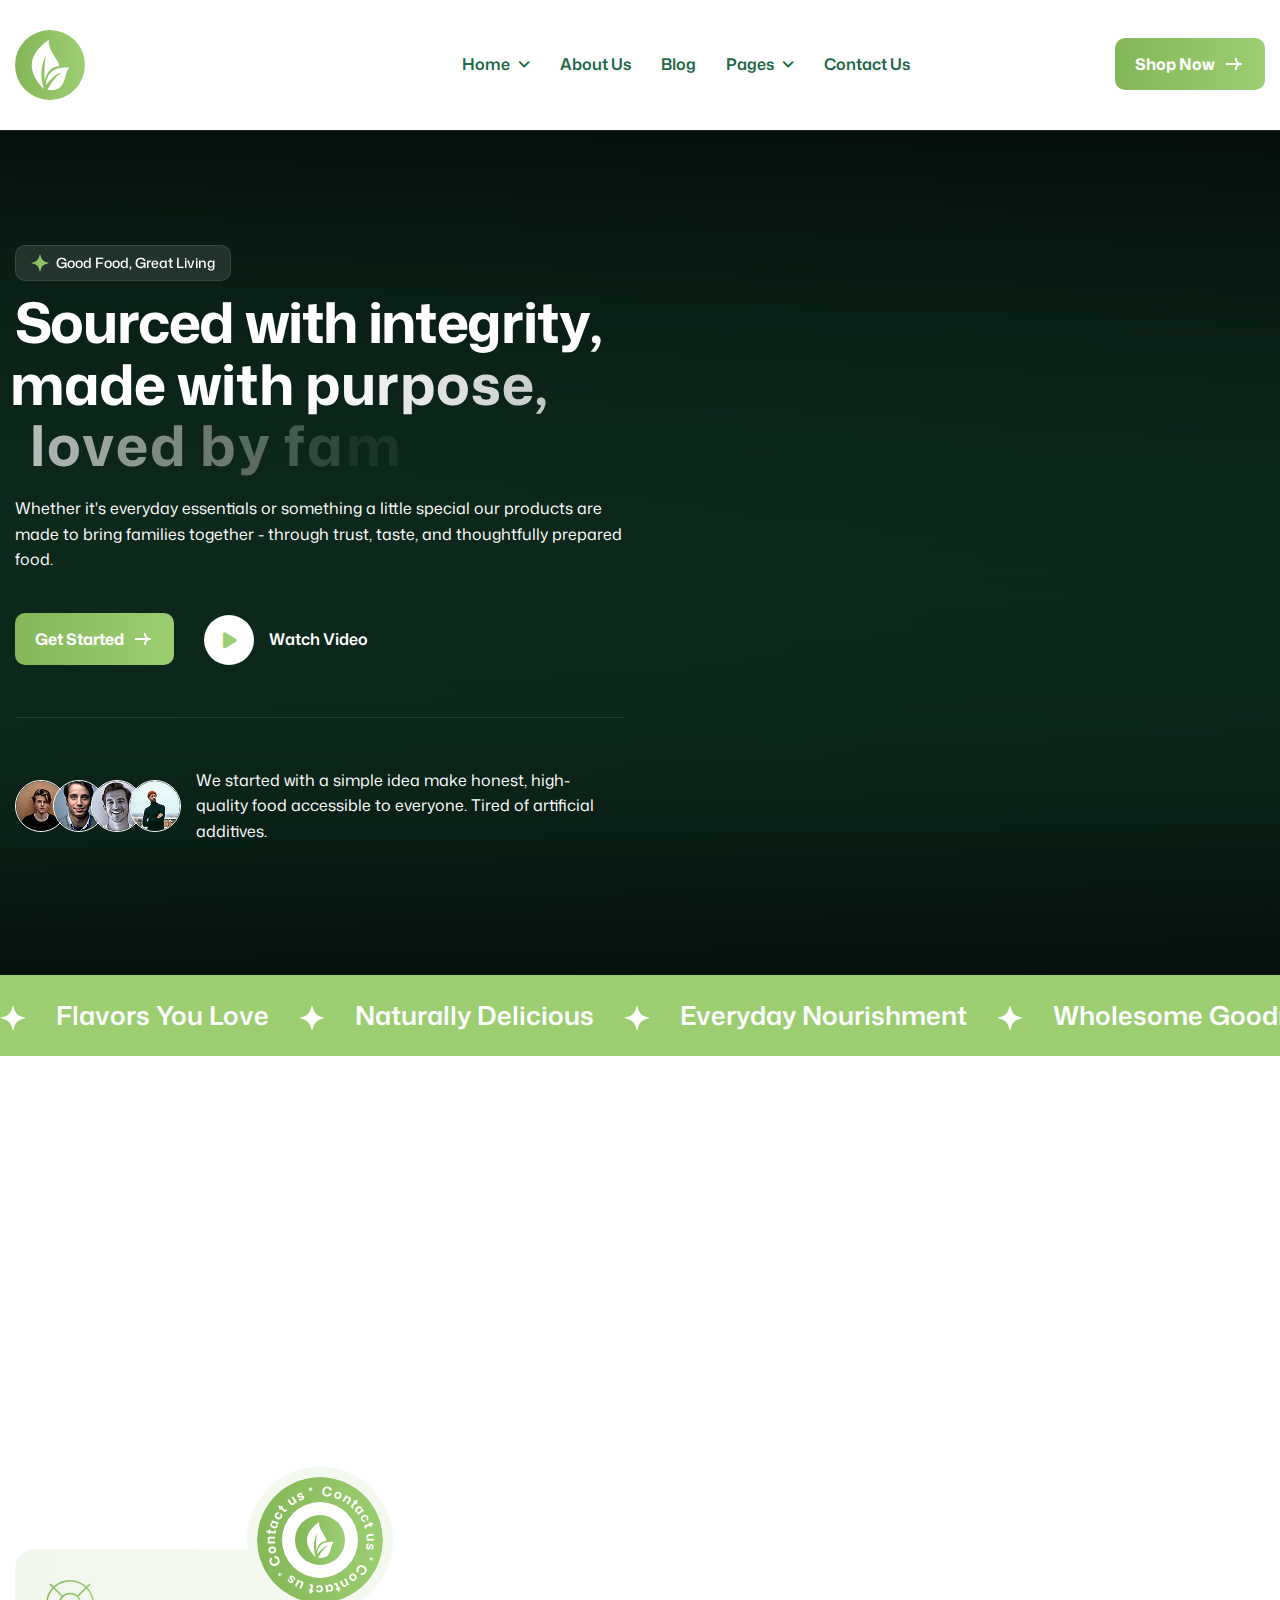
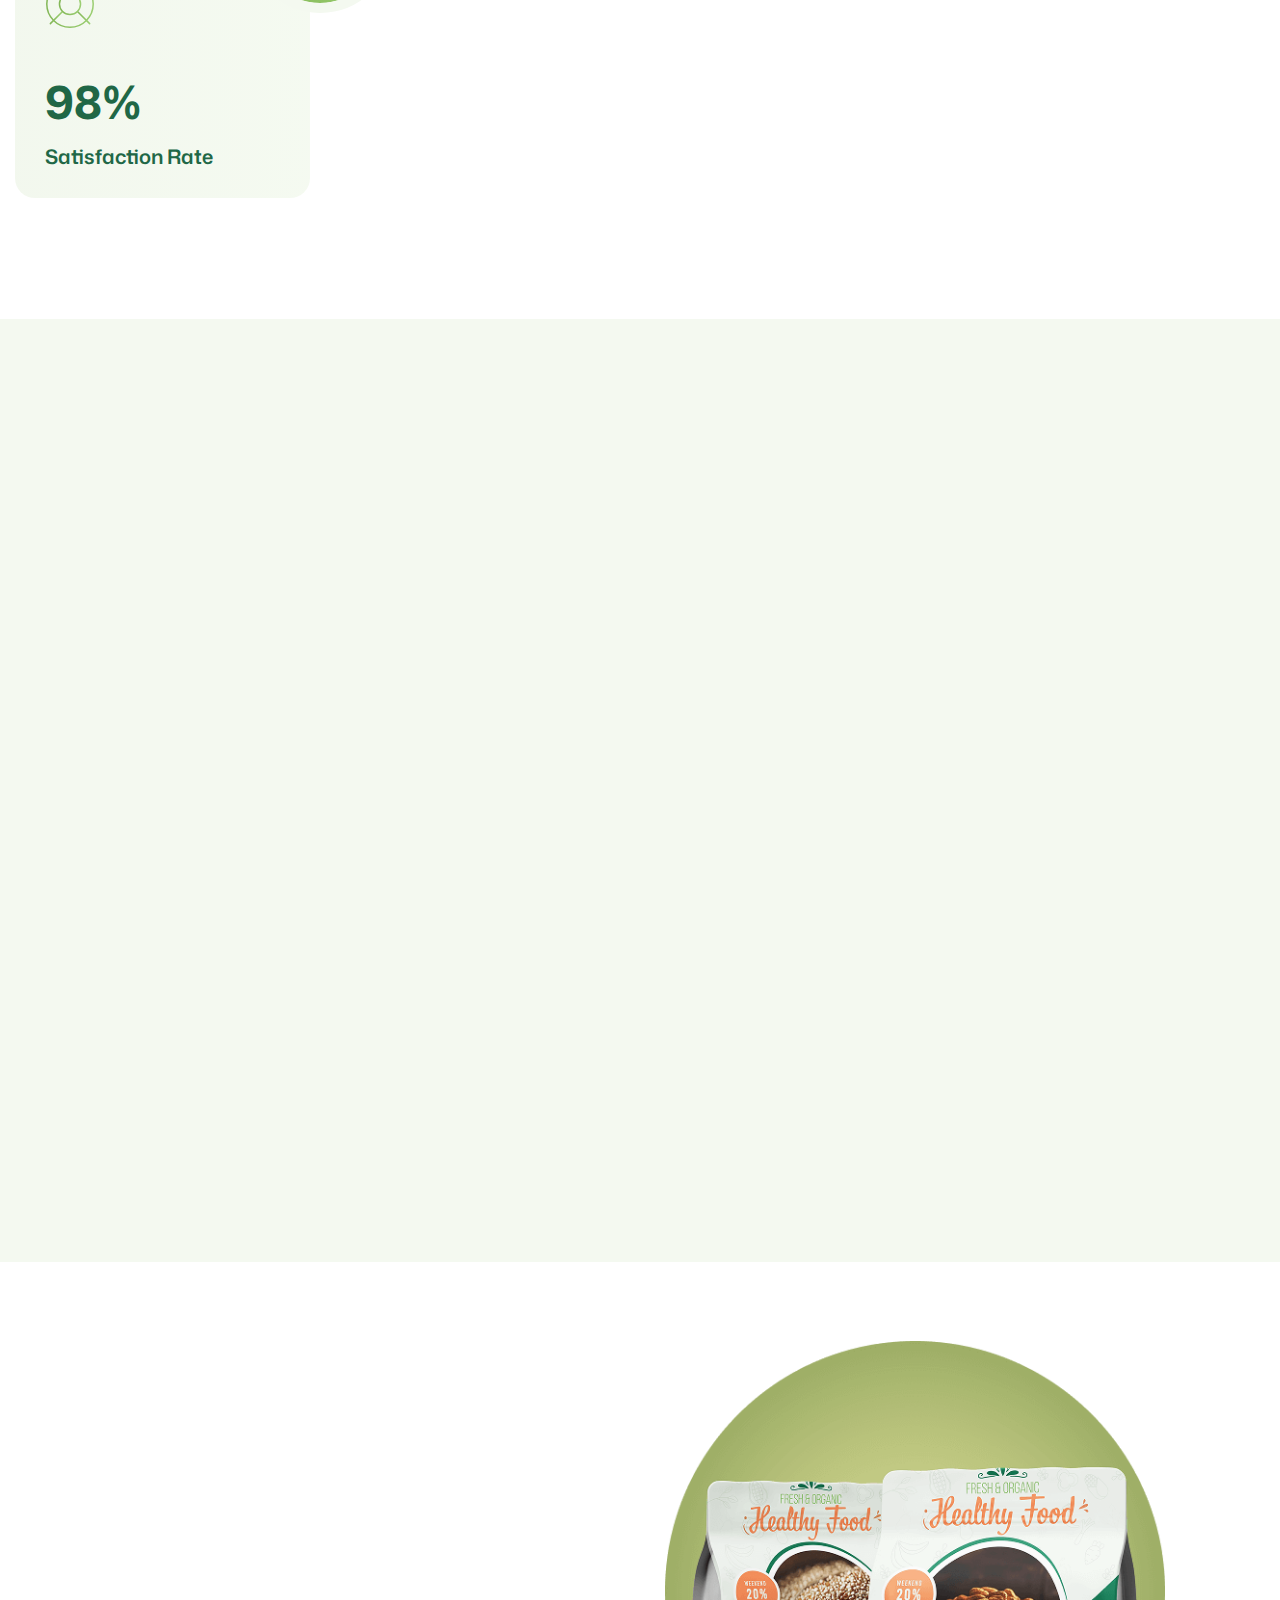
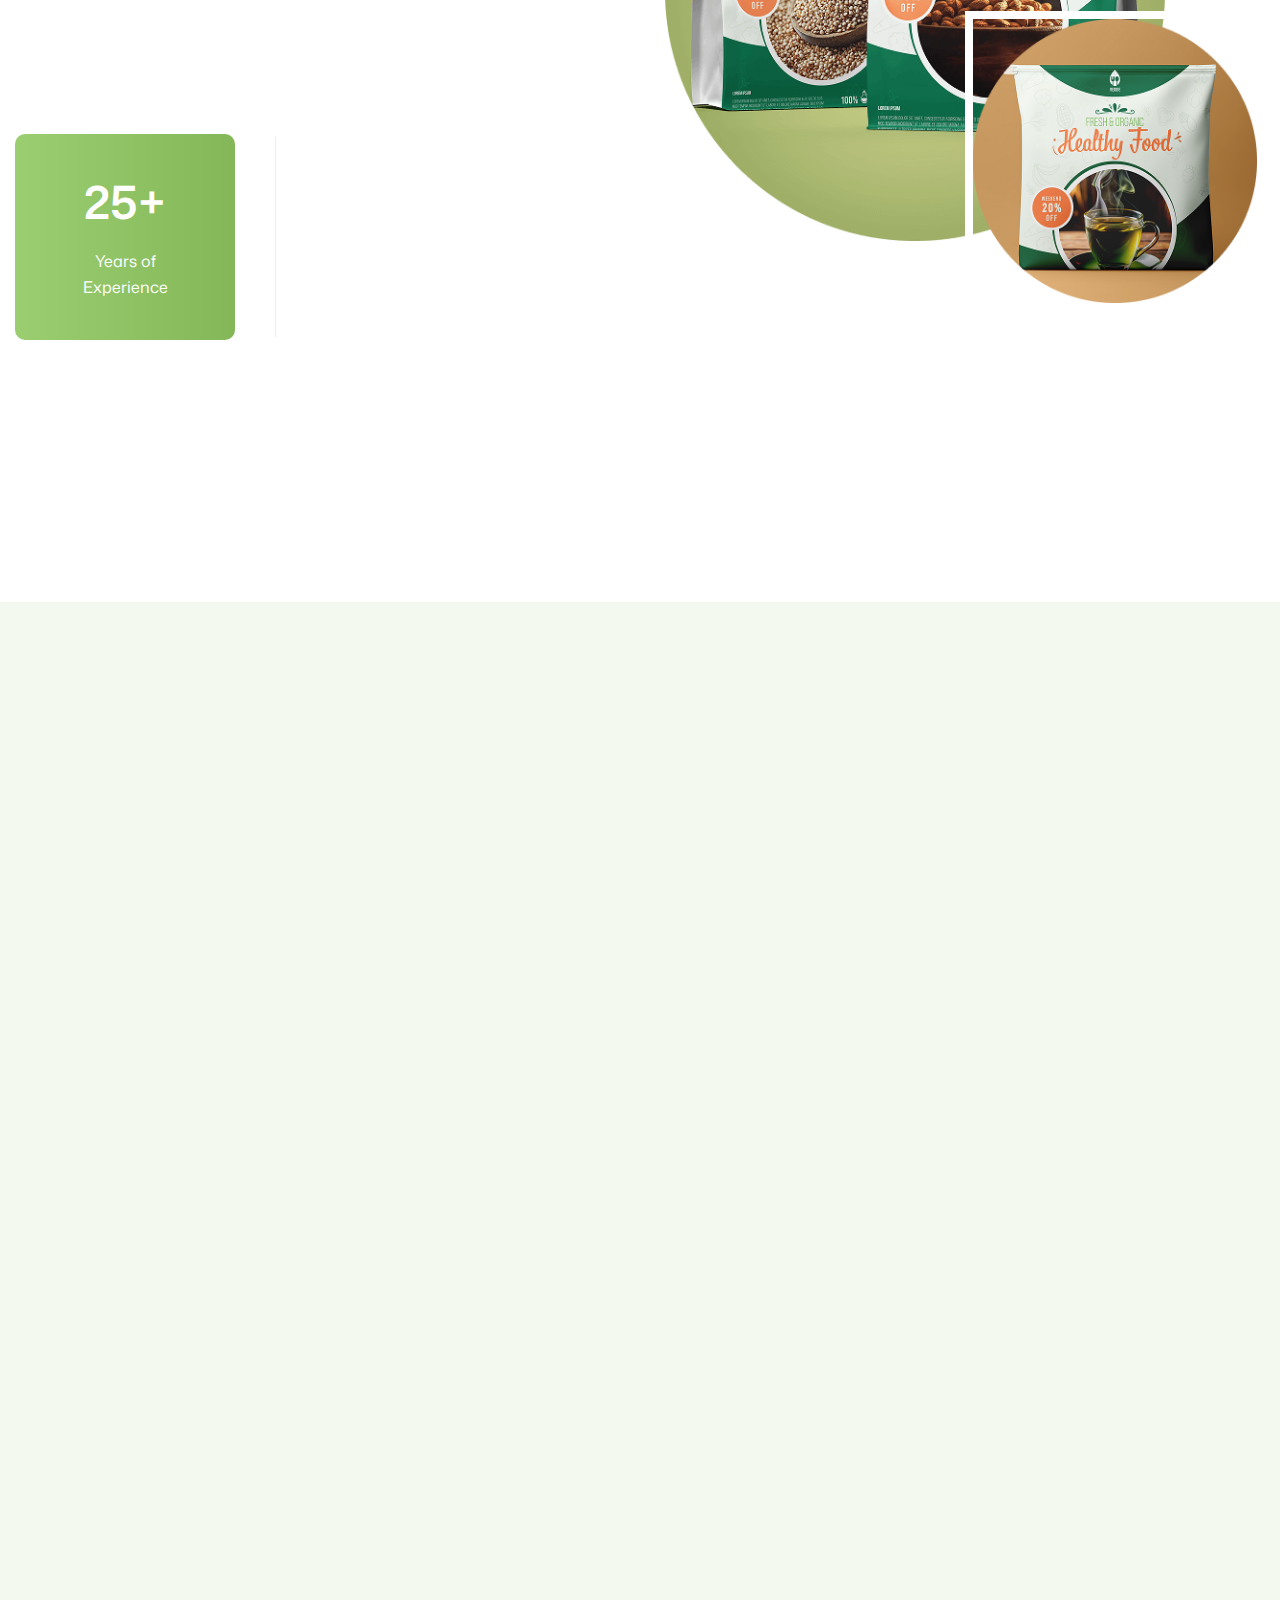
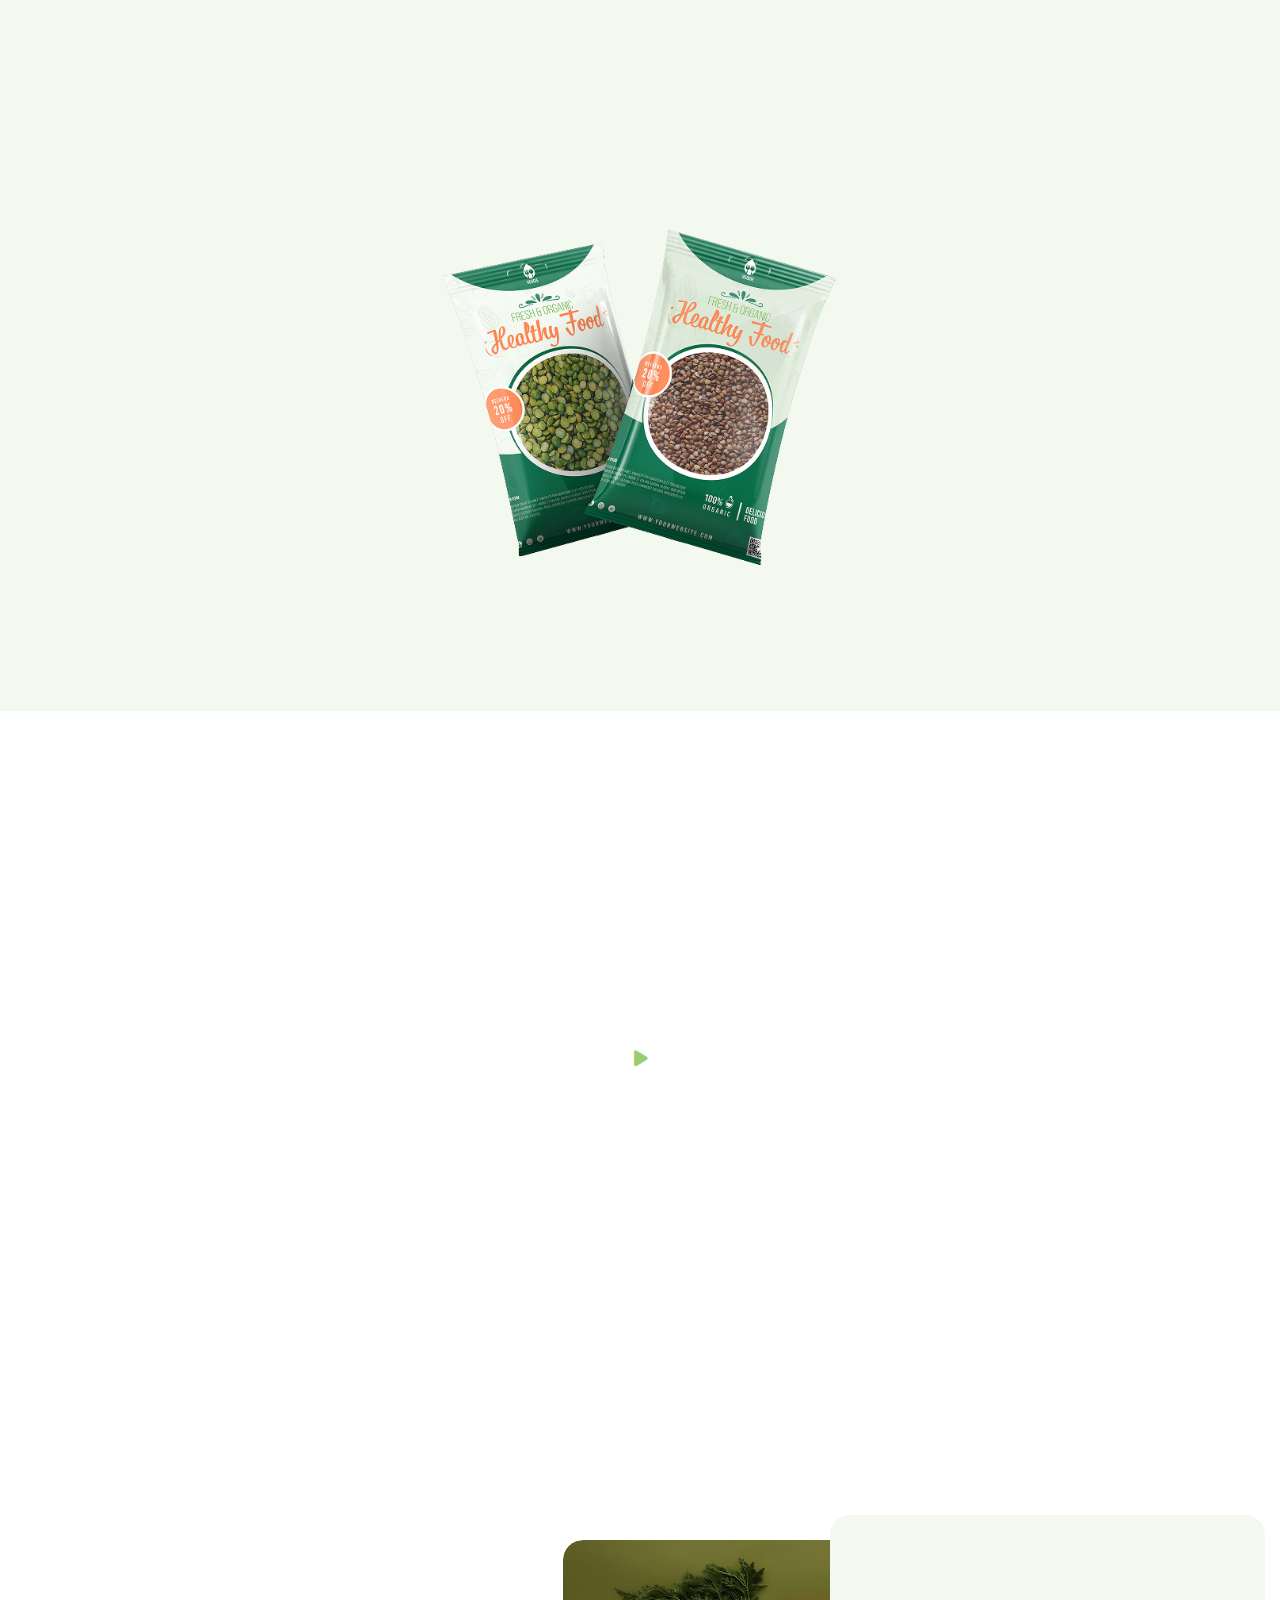
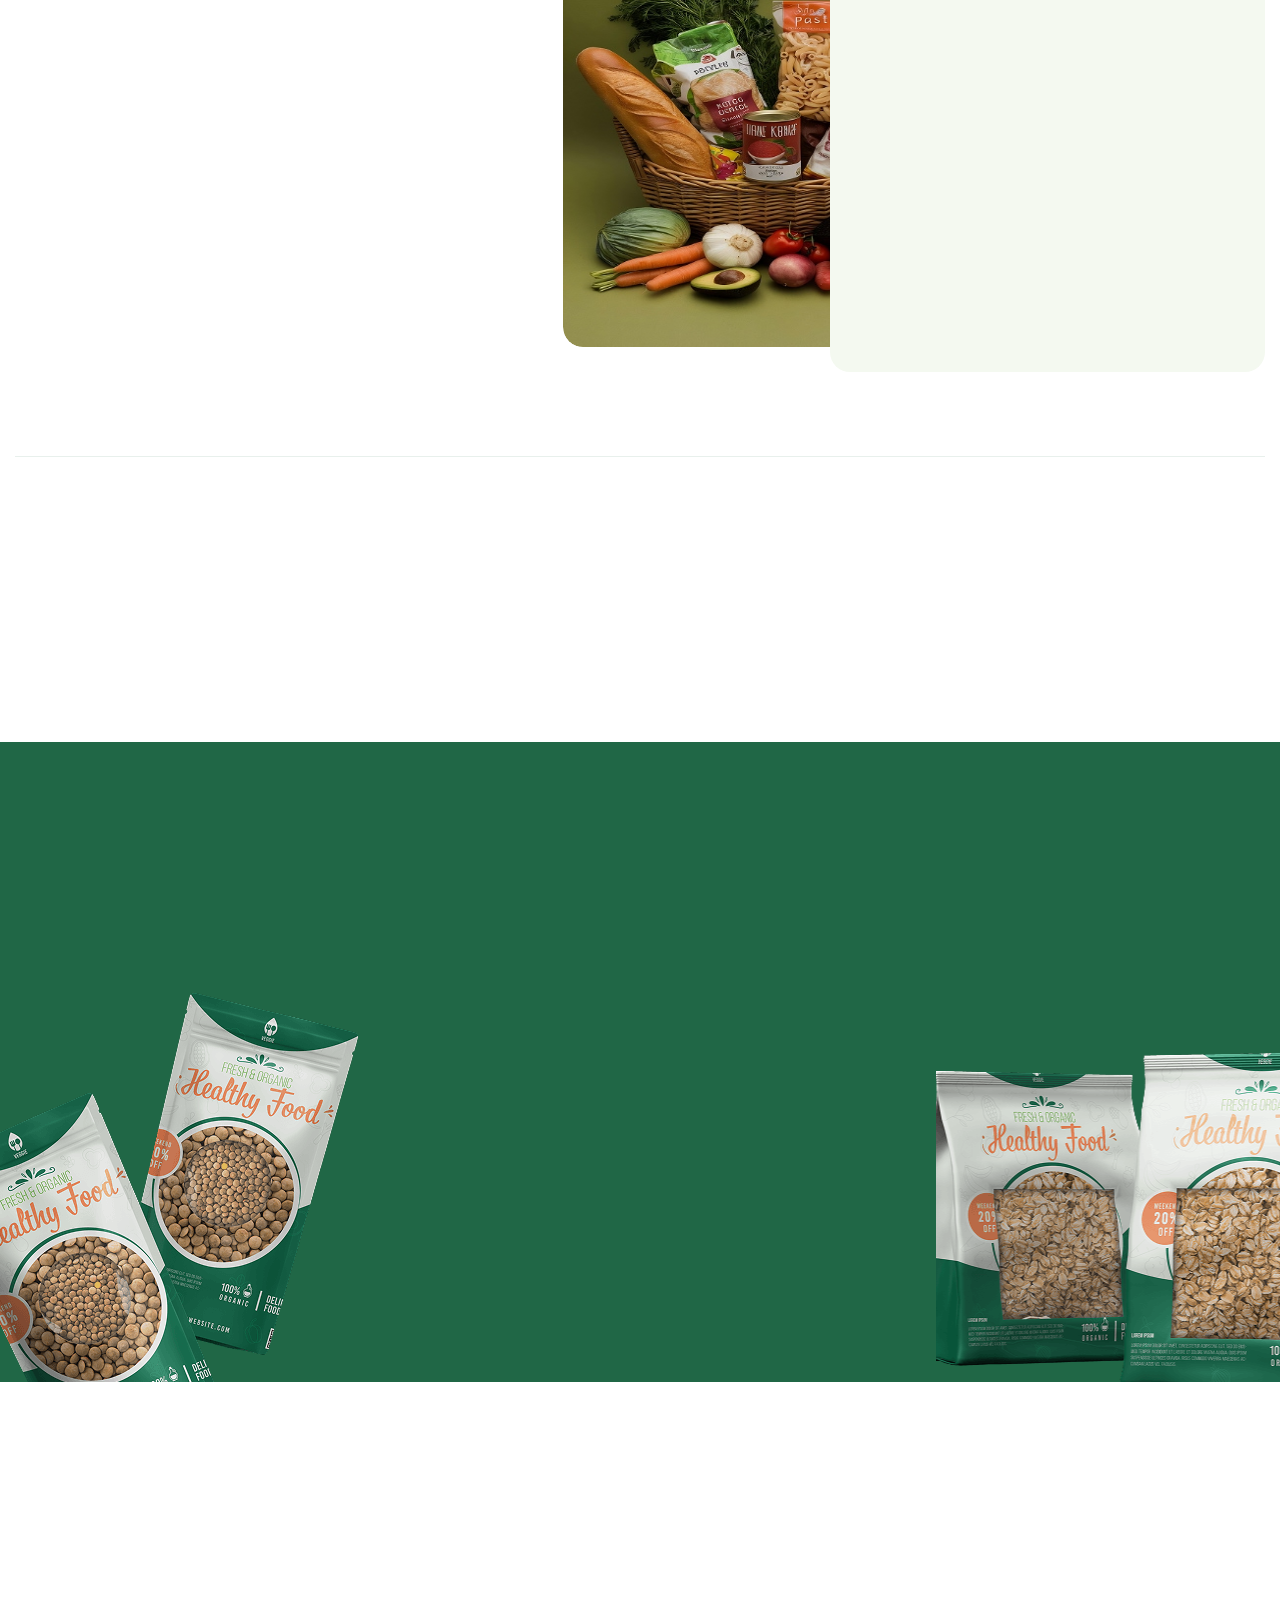
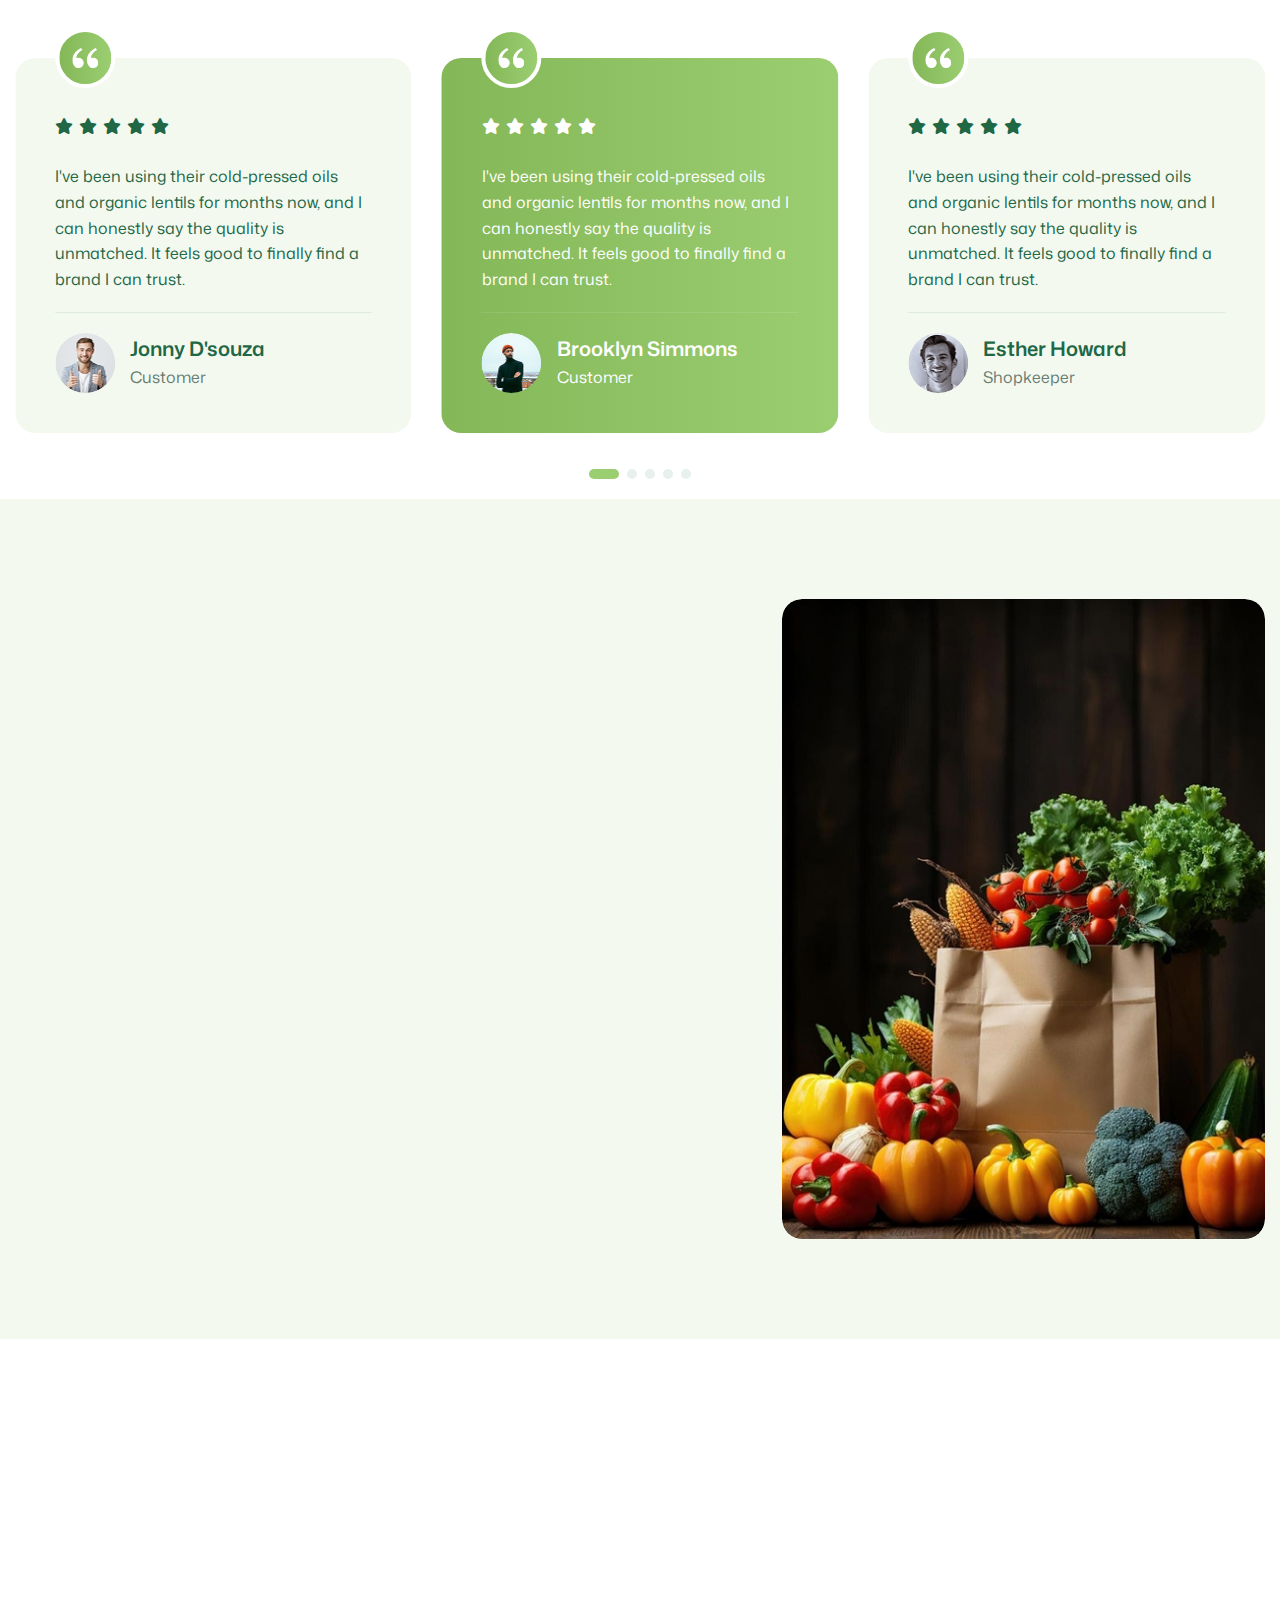
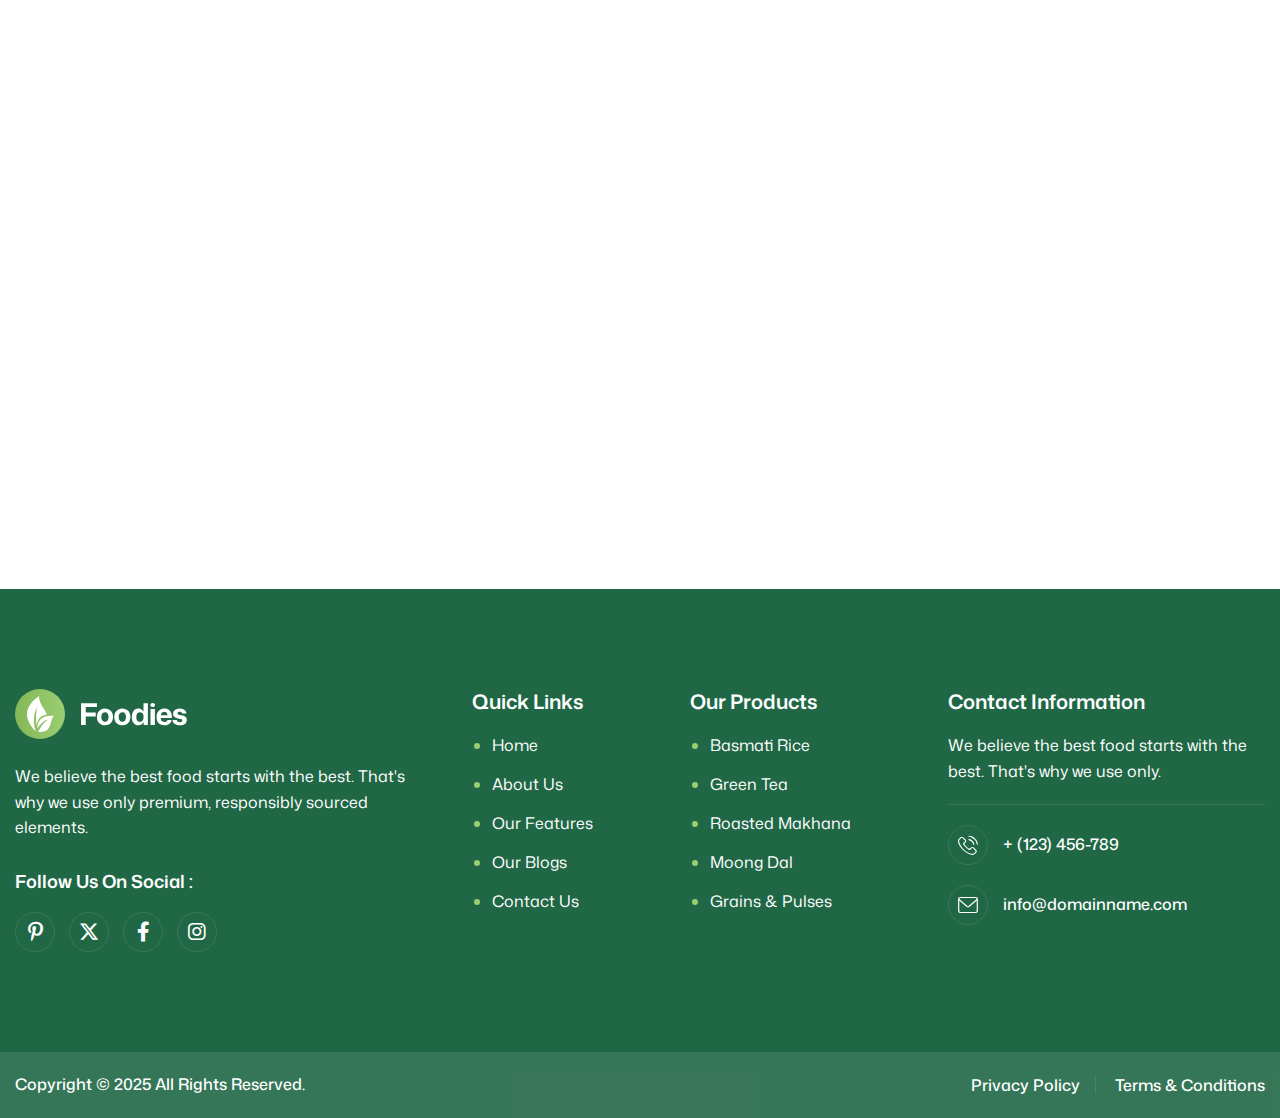
<file: index-video.html>
<!DOCTYPE html>
<html lang="zxx">

<!-- Mirrored from html.awaikenthemes.com/sellsmart/food-products/index-video.html by HTTrack Website Copier/3.x [XR&CO'2014], Mon, 15 Sep 2025 03:01:13 GMT -->
<head>
	<!-- Meta -->
	<meta charset="utf-8">
	<meta http-equiv="X-UA-Compatible" content="IE=edge">
	<meta name="viewport" content="width=device-width, initial-scale=1.0, maximum-scale=1">
	<meta name="description" content="">
	<meta name="keywords" content="">
	<meta name="author" content="Awaiken">
	<!-- Page Title -->
    <title>Sellsmart - Single Product Landing page HTML Template</title>
	<!-- Favicon Icon -->
	<link rel="shortcut icon" type="image/x-icon" href="images/favicon.png">
	<!-- Google Fonts Css-->
	<link rel="preconnect" href="https://fonts.googleapis.com/">
    <link rel="preconnect" href="https://fonts.gstatic.com/" crossorigin>
    <link href="https://fonts.googleapis.com/css2?family=Mona+Sans:ital,wght@0,200..900;1,200..900&amp;display=swap" rel="stylesheet">
	<!-- Bootstrap Css -->
	<link href="css/bootstrap.min.css" rel="stylesheet" media="screen">
	<!-- SlickNav Css -->
	<link href="css/slicknav.min.css" rel="stylesheet">
	<!-- Swiper Css -->
	<link rel="stylesheet" href="css/swiper-bundle.min.css">
	<!-- Font Awesome Icon Css-->
	<link href="css/all.min.css" rel="stylesheet" media="screen">
	<!-- Animated Css -->
	<link href="css/animate.css" rel="stylesheet">
    <!-- Magnific Popup Core Css File -->
	<link rel="stylesheet" href="css/magnific-popup.css">
	<!-- Mouse Cursor Css File -->
	<link rel="stylesheet" href="css/mousecursor.css">
	<!-- Main Custom Css -->
	<link href="css/custom.css" rel="stylesheet" media="screen">
</head>
<body>

    <!-- Preloader Start -->
	<div class="preloader">
		<div class="loading-container">
			<div class="loading"></div>
			<div id="loading-icon"><img src="images/loader.svg" alt=""></div>
		</div>
	</div>
	<!-- Preloader End -->

    <!-- Header Start -->
	<header class="main-header">
		<div class="header-sticky">
			<nav class="navbar navbar-expand-lg">
				<div class="container">
					<!-- Logo Start -->
					<a class="navbar-brand" href="index.html">
						<img src="images/logo.svg" alt="Logo">
					</a>
					<!-- Logo End -->

					<!-- Main Menu Start -->
					<div class="collapse navbar-collapse main-menu">
                        <div class="nav-menu-wrapper">
                            <ul class="navbar-nav mr-auto" id="menu">
                                <li class="nav-item submenu"><a class="nav-link" href="index.html">Home</a>
                                    <ul>
                                        <li class="nav-item"><a class="nav-link" href="index-2.html">Home - Main</a></li>
                                        <li class="nav-item"><a class="nav-link" href="index-video.html">Home - Video</a></li>
                                        <li class="nav-item"><a class="nav-link" href="index-slider.html">Home - Slider</a></li>
                                    </ul>
                                </li>                                
                                <li class="nav-item"><a class="nav-link" href="about.html">About Us</a>
                                <li class="nav-item"><a class="nav-link" href="blog.html">Blog</a></li>
                                <li class="nav-item submenu"><a class="nav-link" href="#">Pages</a>
                                    <ul>
                                        <li class="nav-item"><a class="nav-link" href="blog-single.html">Blog Details</a></li>
                                        <li class="nav-item"><a class="nav-link" href="features.html">Features</a></li>
                                        <li class="nav-item"><a class="nav-link" href="testimonials.html">Testimonials</a></li>
                                        <li class="nav-item"><a class="nav-link" href="faqs.html">FAQs</a></li>
                                        <li class="nav-item"><a class="nav-link" href="404.html">404</a></li>
                                    </ul>
                                </li>
                                <li class="nav-item"><a class="nav-link" href="contact.html">Contact Us</a></li>             
                            </ul>
                        </div>
                        
                        <!-- Header Contact Btn Start -->
                        <div class="header-contact-btn">
                            <a href="contact.html" class="btn-default btn-highlighted">Shop now</a>
                        </div>
                        <!-- Header Contact Btn End -->
					</div>
					<!-- Main Menu End -->
					<div class="navbar-toggle"></div>
				</div>
			</nav>
			<div class="responsive-menu"></div>
		</div>
	</header>
	<!-- Header End -->

    <!-- Hero Section Start -->
    <div class="hero hero-video dark-section">
        <!-- Video Start -->
        <div class="hero-bg-video">
            <!-- Selfhosted Video Start -->
            <!-- <video autoplay muted loop id="myvideo"><source src="images/hero-bg-video.mp4" type="video/mp4"></video> -->
            <video autoplay muted loop id="myvideo"><source src="https://demo.awaikenthemes.com/assets/videos/foodies-video.mp4" type="video/mp4"></video>
            
            <!-- Selfhosted Video End -->

            <!-- Youtube Video Start -->
            <!-- <div id="herovideo" class="player" data-property="{videoURL:'OjTRVpgtcG4',containment:'.hero-video', showControls:false, autoPlay:true, loop:true, vol:0, mute:false, startAt:0,  stopAt:296, opacity:1, addRaster:true, quality:'large', optimizeDisplay:true}"></div> -->
            <!-- Youtube Video End -->
        </div>
        <!-- Video End -->
        <div class="container">
            <div class="row align-items-center">
                <div class="col-lg-6">
                    <!-- Hero Content Start -->
                    <div class="hero-content">
                        <!-- Section Title Start -->
                        <div class="section-title">
                            <h3 class="wow fadeInUp">Good Food, Great Living</h3>
                            <h1 class="text-anime-style-3" data-cursor="-opaque">Sourced with integrity, made with purpose, loved by families</h1>
                            <p class="wow fadeInUp" data-wow-delay="0.2s">Whether it's everyday essentials or something a little special our products are made to bring families together - through trust, taste, and thoughtfully prepared food.</p>
                        </div>
                        <!-- Section Title End -->

                        <!-- Hero Body Start -->
                        <div class="hero-body wow fadeInUp" data-wow-delay="0.4s">
                            <!-- Hero Button Start -->
                            <div class="hero-btn">
                                <a href="contact.html" class="btn-default btn-highlighted">get started</a>
                            </div>
                            <!-- Hero Button End -->

                            <!-- Video Play Button Start -->
                            <div class="video-play-button">
                                <a href="https://www.youtube.com/watch?v=Y-x0efG1seA" class="popup-video" data-cursor-text="Play">
                                    <i class="fa-solid fa-play"></i>
                                </a>
                                <p>watch video</p>
                            </div>
                            <!-- Video Play Button End -->
                        </div>  
                        <!-- Hero Body End -->

                        <!-- Review Box Start -->
                        <div class="review-box wow fadeInUp" data-wow-delay="0.6s">
                            <!-- Review Images Start -->
                            <div class="review-images">
                                <div class="review-image">
                                    <figure class="image-anime">
                                        <img src="images/client-img-1.jpg" alt="">
                                    </figure>
                                </div>
                                <div class="review-image">
                                    <figure class="image-anime">
                                        <img src="images/client-img-2.jpg" alt="">
                                    </figure>
                                </div>
                                <div class="review-image">
                                    <figure class="image-anime">
                                        <img src="images/client-img-3.jpg" alt="">
                                    </figure>
                                </div>
                                <div class="review-image">
                                    <figure class="image-anime">
                                        <img src="images/client-img-4.jpg" alt="">
                                    </figure>
                                </div>
                            </div>
                            <!-- Review Images End -->
                            
                            <!-- Review Content Start -->
                            <div class="satisfy-client-content">
                                <p>We started with a simple idea make honest, high-quality food accessible to everyone. Tired of artificial additives.</p>
                            </div>
                            <!-- Review Content End -->
                        </div>
                        <!-- Review Box Start -->
                    </div>
                    <!-- Hero Content End -->
                </div>
            </div>
        </div>
    </div>
    <!-- Hero Section End -->

    <!-- Scrolling Ticker Section Start -->
    <div class="our-scrolling-ticker">
        <!-- Scrolling Ticker Start -->
        <div class="scrolling-ticker-box">
            <div class="scrolling-content">
                <span><img src="images/icon-sparkle-white.svg" alt="">Flavors You Love</span>
                <span><img src="images/icon-sparkle-white.svg" alt="">Naturally Delicious</span>
                <span><img src="images/icon-sparkle-white.svg" alt="">Everyday Nourishment</span>
                <span><img src="images/icon-sparkle-white.svg" alt="">Wholesome Goodness</span>
                <span><img src="images/icon-sparkle-white.svg" alt="">Farm Fresh Finds</span>
                <span><img src="images/icon-sparkle-white.svg" alt="">Flavors You Love</span>
            </div>

            <div class="scrolling-content">
                <span><img src="images/icon-sparkle-white.svg" alt="">Flavors You Love</span>
                <span><img src="images/icon-sparkle-white.svg" alt="">Naturally Delicious</span>
                <span><img src="images/icon-sparkle-white.svg" alt="">Everyday Nourishment</span>
                <span><img src="images/icon-sparkle-white.svg" alt="">Wholesome Goodness</span>
                <span><img src="images/icon-sparkle-white.svg" alt="">Farm Fresh Finds</span>
                <span><img src="images/icon-sparkle-white.svg" alt="">Flavors You Love</span>
            </div>
        </div>
    </div>
    <!-- Scrolling Ticker Section End -->

    <!-- About Us Section Start -->
    <div class="about-us">
        <div class="container">
            <div class="row align-items-center">
                <div class="col-lg-6">
                    <!-- About Image Box Start -->
                    <div class="about-image-box">
                        <!-- About Image Start -->
                        <div class="about-image">
                            <figure class="image-anime reveal">
                                <img src="images/about-image-1.jpg" alt="">
                            </figure>

                            <!-- Contact Us Circle Start -->
                            <div class="contact-us-circle">
                                <a href="contact.html"><img src="images/contact-us-circle.svg" alt=""></a>
                            </div>
                            <!-- Contact Us Circle End -->
                        </div>
                        <!-- About Image End -->
                         
                        <!-- About Image Item Box Start -->
                        <div class="about-image-item-box">
                            <!-- About Image Item Start -->
                            <div class="about-image-item">
                                <div class="icon-box">
                                    <img src="images/icon-about-image-item.svg" alt="">
                                </div>
                                <div class="about-image-item-content">
                                    <h2><span class="counter">98</span>%</h2>
                                    <h3>Satisfaction Rate</h3>
                                </div>
                            </div>
                            <!-- About Image Item End -->

                            <!-- About Image Start -->
                            <div class="about-image">
                                <figure class="image-anime reveal">
                                    <img src="images/about-image-2.jpg" alt="">
                                </figure>
                            </div>
                            <!-- About Image End -->
                        </div>
                        <!-- About Image Item Box End -->               
                    </div>
                    <!-- About Image Box End -->
                </div>
                
                <div class="col-lg-6">
                    <!-- About us Content Start -->
                    <div class="about-us-content">
                        <!-- Section Title Start -->
                        <div class="section-title">
                            <h3 class="wow fadeInUp">About us</h3>
                            <h2 class="text-anime-style-3" data-cursor="-opaque">Born from love for real food and a desire to do better</h2>
                            <p class="wow fadeInUp" data-wow-delay="0.2s">We started with a simple idea make honest high-quality food accessible to everyone. Tired of artificial additives & confusing labels, we set out to create better.</p>
                        </div>
                        <!-- Section Title End -->

                        <!-- About Us Body Start -->
                        <div class="about-us-body wow fadeInUp" data-wow-delay="0.4s">
                            <!-- About Body Item Start -->
                            <div class="about-body-item active">
                                <div class="icon-box">
                                    <img src="images/icon-about-body-1.svg" alt="">
                                </div>
                                <div class="about-body-content">
                                    <h3>Ethically Sourced, Honestly Made</h3>
                                    <p>We believe that great food starts at the source. That's why we partner with local farmers and ethical suppliers who share our commitment to quality.</p>
                                </div>
                            </div>
                            <!-- About Body Item End -->

                            <!-- About Body Item Start -->
                            <div class="about-body-item">
                                <div class="icon-box">
                                    <img src="images/icon-about-body-2.svg" alt="">
                                </div>
                                <div class="about-body-content">
                                    <h3>Nutrition That Fits Your Lifestyle</h3>
                                    <p>We believe that great food starts at the source. That's why we partner with local farmers and ethical suppliers who share our commitment to quality.</p>
                                </div>
                            </div>
                            <!-- About Body Item End -->
                        </div>
                        <!-- About Us Body End -->
                    </div>
                    <!-- About us Content End -->
                </div>
            </div>
        </div>
    </div>
    <!-- About Us Section End -->

    <!-- Our Products Section Start -->
    <div class="our-products">
        <div class="container">
            <div class="row section-row align-items-center">
                <div class="col-lg-12">
                    <!-- Section Title Start -->
                    <div class="section-title section-title-center">
                        <h3 class="wow fadeInUp">Our Products</h3>
                        <h2 class="text-anime-style-3" data-cursor="-opaque">Premium ingredients for a richer culinary experience</h2>
                    </div>
                    <!-- Section Title End -->
                </div>
            </div>

            <div class="row product-item-list">
                <div class="col-lg-3 col-md-6">
                    <!-- Product Item Start -->
                    <div class="product-item active wow fadeInUp">
                        <!-- Product image Start -->
                        <div class="product-image">
                            <figure>
                                <img src="images/product-1.png" alt="">
                            </figure>
                            <div class="product-cart-btn">
                                <a href="contact.html">Add To Cart <img src="images/icon-cart.svg" alt=""></a>
                            </div>
                        </div>
                        <!-- Product image End -->

                        <!-- Product Item Body Start -->
                        <div class="product-item-body">
                            <div class="product-content">
                                <p>Grains & Pulses</p>
                                <h3><a href="contact.html">Basmati Rice (1 Kg)</a></h3>                                
                            </div>
                            <div class="product-rating">
                                <i class="fa-solid fa-star"></i>
                                <i class="fa-solid fa-star"></i>
                                <i class="fa-solid fa-star"></i>
                                <i class="fa-solid fa-star"></i>
                                <i class="fa-solid fa-star"></i>
                            </div>
                            <div class="product-price">
                                <h3><span>$50.00</span> $24.00</h3>
                            </div>
                        </div>
                        <!-- Product Item Body End -->
                    </div>
                    <!-- Product Item End -->
                </div>

                <div class="col-lg-3 col-md-6">
                    <!-- Product Item Start -->
                    <div class="product-item wow fadeInUp" data-wow-delay="0.2s">
                        <!-- Product image Start -->
                        <div class="product-image">
                            <figure>
                                <img src="images/product-2.png" alt="">
                            </figure>
                            <div class="product-cart-btn">
                                <a href="contact.html">Add To Cart <img src="images/icon-cart.svg" alt=""></a>
                            </div>
                        </div>
                        <!-- Product image End -->

                        <!-- Product Item Body Start -->
                        <div class="product-item-body">
                            <div class="product-content">
                                <p>Herbal Beverages</p>
                                <h3><a href="contact.html">Green Tea (20 Bags)</a></h3>                                
                            </div>
                            <div class="product-rating">
                                <i class="fa-solid fa-star"></i>
                                <i class="fa-solid fa-star"></i>
                                <i class="fa-solid fa-star"></i>
                                <i class="fa-solid fa-star"></i>
                                <i class="fa-solid fa-star"></i>
                            </div>
                            <div class="product-price">
                                <h3><span>$60.00</span> $45.00</h3>
                            </div>
                        </div>
                        <!-- Product Item Body End -->
                    </div>
                    <!-- Product Item End -->
                </div>

                <div class="col-lg-3 col-md-6">
                    <!-- Product Item Start -->
                    <div class="product-item wow fadeInUp" data-wow-delay="0.4s">
                        <!-- Product image Start -->
                        <div class="product-image">
                            <figure>
                                <img src="images/product-3.png" alt="">
                            </figure>
                            <div class="product-cart-btn">
                                <a href="contact.html">Add To Cart <img src="images/icon-cart.svg" alt=""></a>
                            </div>
                        </div>
                        <!-- Product image End -->

                        <!-- Product Item Body Start -->
                        <div class="product-item-body">
                            <div class="product-content">
                                <p>Healthy Snacks</p>
                                <h3><a href="contact.html">Roasted Makhana (100g)</a></h3>                                
                            </div>
                            <div class="product-rating">
                                <i class="fa-solid fa-star"></i>
                                <i class="fa-solid fa-star"></i>
                                <i class="fa-solid fa-star"></i>
                                <i class="fa-solid fa-star"></i>
                                <i class="fa-solid fa-star"></i>
                            </div>
                            <div class="product-price">
                                <h3><span>$30.00</span> $25.00</h3>
                            </div>
                        </div>
                        <!-- Product Item Body End -->
                    </div>
                    <!-- Product Item End -->
                </div>

                <div class="col-lg-3 col-md-6">
                    <!-- Product Item Start -->
                    <div class="product-item wow fadeInUp" data-wow-delay="0.6s">
                        <!-- Product image Start -->
                        <div class="product-image">
                            <figure>
                                <img src="images/product-4.png" alt="">
                            </figure>
                            <div class="product-cart-btn">
                                <a href="contact.html">Add To Cart <img src="images/icon-cart.svg" alt=""></a>
                            </div>
                        </div>
                        <!-- Product image End -->

                        <!-- Product Item Body Start -->
                        <div class="product-item-body">
                            <div class="product-content">
                                <p>Grains & Pulses</p>
                                <h3><a href="contact.html">Moong Dal (500g)</a></h3>                                
                            </div>
                            <div class="product-rating">
                                <i class="fa-solid fa-star"></i>
                                <i class="fa-solid fa-star"></i>
                                <i class="fa-solid fa-star"></i>
                                <i class="fa-solid fa-star"></i>
                                <i class="fa-solid fa-star"></i>
                            </div>
                            <div class="product-price">
                                <h3><span>$80.00</span> $50.00</h3>
                            </div>
                        </div>
                        <!-- Product Item Body End -->
                    </div>
                    <!-- Product Item End -->
                </div>

                <div class="col-lg-12">
                    <!-- Section Footer Text Start -->
                    <div class="section-footer-text wow fadeInUp" data-wow-delay="0.8s">
                        <p><span>Free</span>Clean, conscious, and crafted with care - <a href="contact.html">taste the difference in every bite.</a></p>
                    </div>
                    <!-- Section Footer Text End -->
                </div>
            </div>
        </div>
    </div>
    <!-- Our Products Section End -->

    <!-- Why Choose Us Section Start -->
    <div class="why-choose-us">
        <div class="container">
            <div class="row align-items-center">
                <div class="col-lg-6">
                    <!-- Why Choose Content Start -->
                    <div class="why-choose-content">
                        <!-- Section Title Start -->
                        <div class="section-title">
                            <h3 class="wow fadeInUp">Why Choose Us</h3>
                            <h2 class="text-anime-style-3" data-cursor="-opaque">Rooted in purity, grown with care, delivered with love</h2>
                            <p class="wow fadeInUp" data-wow-delay="0.2s">Our products are sourced from ethical farms, crafted with minimal processing, and packaged with sustainability in mind. We bring nature's best to your table - just as it should be.</p>
                        </div>
                        <!-- Section Title End -->

                        <!-- Why Choose List Start -->
                        <div class="why-choose-list wow fadeInUp" data-wow-delay="0.4s">
                            <ul>
                                <li>Committed to Clean, Honest Food</li>
                                <li>Wide Range of Healthy Choices</li>
                            </ul>
                        </div>
                        <!-- Why Choose List End -->

                        <!-- Why Choose Body Start -->
                        <div class="why-choose-body">
                            <div class="why-choose-experience">
                                <h2><span class="counter">25</span>+</h2>
                                <p>Years of Experience</p>
                            </div>

                            <div class="why-choose-item-list">
                                <!-- Why Choose Item Start -->
                                <div class="why-choose-item wow fadeInUp" data-wow-delay="0.6s">
                                    <h3>Customer-Centric Experience</h3>
                                    <p>From easy ordering to responsive support and prompt delivery.</p>
                                </div>
                                <!-- Why Choose Item End -->

                                <!-- Why Choose Item Start -->
                                <div class="why-choose-item wow fadeInUp" data-wow-delay="0.8s">
                                    <h3>Quality Tested, Always Trusted</h3>
                                    <p>Every product undergoes strict quality check to ensure purity, safety.</p>
                                </div>
                                <!-- Why Choose Item End -->
                            </div>                            
                        </div>
                        <!-- Why Choose Body End -->
                    </div>
                    <!-- Why Choose Content End -->
                </div>

                <div class="col-lg-6">
                    <!-- Why Choose Image Start -->
                    <div class="why-choose-image">
                        <div class="why-choose-img-1">
                            <figure>
                                <img src="images/why-choose-image-1.png" alt="">
                            </figure>
                        </div>
                        <div class="why-choose-img-2">
                            <figure>
                                <img src="images/why-choose-image-2.png" alt="">
                            </figure>
                        </div>
                    </div>
                    <!-- Why Choose Image End -->
                </div>

                <div class="col-lg-12">
                    <!-- Why Choose Counter List Start -->
                    <div class="why-choose-counter-list wow fadeInUp">
                        <!-- Why Choose Counter Item Start -->
                        <div class="why-choose-counter-item">
                            <h2><span class="counter">25</span>+</h2>
                            <p>Years of Experience</p>
                        </div>
                        <!-- Why Choose Counter Item End -->

                        <!-- Why Choose Counter Item Start -->
                        <div class="why-choose-counter-item">
                            <h2><span class="counter">98</span>%</h2>
                            <p>Natural Ingredients Used</p>
                        </div>
                        <!-- Why Choose Counter Item End -->

                        <!-- Why Choose Counter Item Start -->
                        <div class="why-choose-counter-item">
                            <h2><span class="counter">1</span>K+</h2>
                            <p>Happy Customers</p>
                        </div>
                        <!-- Why Choose Counter Item End -->

                        <!-- Why Choose Counter Item Start -->
                        <div class="why-choose-counter-item">
                            <h2><span class="counter">80</span>+</h2>
                            <p>Products Offered</p>
                        </div>
                        <!-- Why Choose Counter Item End -->
                    </div>
                    <!-- Why Choose Counter List End -->
                </div>
            </div>
        </div>
    </div>
    <!-- Why Choose Us Section End -->

    <!-- We Offer Section Start -->
    <div class="we-offer">
        <div class="container">
            <div class="row section-row align-items-center">
                <div class="col-lg-12">
                    <!-- Section Title Start -->
                    <div class="section-title section-title-center">
                        <h3 class="wow fadeInUp">What We Offer</h3>
                        <h2 class="text-anime-style-3" data-cursor="-opaque">Artisan food products crafted for flavor seekers</h2>
                    </div>
                    <!-- Section Title End -->
                </div>
            </div>

            <div class="row">
                <div class="col-lg-12">
                    <!-- Offer Item List Start -->
                    <div class="offer-item-list">
                        <!-- Offer Item Start -->
                        <div class="offer-item wow fadeInUp">
                            <div class="offer-item-image">
                                <figure class="image-anime">
                                    <img src="images/we-offer-item-image-1.jpg" alt="">
                                </figure>
                            </div>
                            <div class="offer-item-content">
                                <h3>Clean Pantry Staples</h3>
                                <p>Organic grains, pulses, and flours free from chemicals and preservatives</p>
                                <a href="contact.html" class="readmore-btn">Read More</a>
                            </div>
                        </div>
                        <!-- Offer Item End -->

                        <!-- Offer Item Start -->
                        <div class="offer-item wow fadeInUp" data-wow-delay="0.2s">
                            <div class="offer-item-image">
                                <figure class="image-anime">
                                    <img src="images/we-offer-item-image-2.jpg" alt="">
                                </figure>
                            </div>
                            <div class="offer-item-content">
                                <h3>Cold-Pressed Oils</h3>
                                <p>Nutrient-rich, wood-pressed oils that retain natural aroma and purity</p>
                                <a href="contact.html" class="readmore-btn">Read More</a>
                            </div>
                        </div>
                        <!-- Offer Item End -->

                        <!-- Offer Item Start -->
                        <div class="offer-item wow fadeInUp" data-wow-delay="0.4s">
                            <div class="offer-item-image">
                                <figure class="image-anime">
                                    <img src="images/we-offer-item-image-3.jpg" alt="">
                                </figure>
                            </div>
                            <div class="offer-item-content">
                                <h3>Traditional Pickles</h3>
                                <p>Bold, homemade flavors crafted from age-old recipes using clean ingredients</p>
                                <a href="contact.html" class="readmore-btn">Read More</a>
                            </div>
                        </div>
                        <!-- Offer Item End -->

                        <!-- Offer Item Start -->
                        <div class="offer-item wow fadeInUp" data-wow-delay="0.6s">
                            <div class="offer-item-image">
                                <figure class="image-anime">
                                    <img src="images/we-offer-item-image-4.jpg" alt="">
                                </figure>
                            </div>
                            <div class="offer-item-content">
                                <h3>Herbal Beverages</h3>
                                <p>Functional tea blends and wellness drinks that help boost immunity</p>
                                <a href="contact.html" class="readmore-btn">Read More</a>
                            </div>
                        </div>
                        <!-- Offer Item End -->
                    </div>
                    <!-- Offer Item List End -->
                </div>

                <div class="col-lg-12">
                    <!-- Section Footer Text Start -->
                    <div class="section-footer-text wow fadeInUp" data-wow-delay="0.8s">
                        <p>Crafted by nature, perfected with care - <a href="contact.html">discover food that truly nourishes.</a></p>
                    </div>
                    <!-- Section Footer Text End -->
                </div>
            </div>
        </div>
    </div>
    <!-- We Offer Section End -->

    <!-- Our Benefits Section Start -->
    <div class="our-benefits">
        <div class="container">
            <div class="row section-row">
                <div class="col-lg-12">
                    <!-- Section Title Start -->
                    <div class="section-title section-title-center">
                        <h3 class="wow fadeInUp">Our Benefits</h3>
                        <h2 class="text-anime-style-3" data-cursor="-opaque">Discover the benefits that set our food products apart</h2>
                    </div>
                    <!-- Section Title End -->
                </div>
            </div>

            <div class="row">
                <div class="col-lg-4 col-md-6 ordeer-1">
                    <!-- Our Benefits List Start -->
                    <div class="our-benefits-list">
                        <!-- Benefit Item Start -->
                        <div class="benefit-item wow fadeInUp" data-wow-delay="0.2s">
                            <div class="icon-box">
                                <img src="images/icon-benefit-1.svg" alt="">
                            </div>
                            <div class="benefit-item-content">
                                <h3>Eco-Friendly Practices</h3>
                                <p>From biodegradable packaging to farming, we're committed.</p>
                            </div>
                        </div>
                        <!-- Benefit Item End -->

                        <!-- Benefit Item Start -->
                        <div class="benefit-item wow fadeInUp" data-wow-delay="0.4s">
                            <div class="icon-box">
                                <img src="images/icon-benefit-2.svg" alt="">
                            </div>
                            <div class="benefit-item-content">
                                <h3>Naturally Preserved Goodness</h3>
                                <p>From biodegradable packaging to farming, we're committed.</p>
                            </div>
                        </div>
                        <!-- Benefit Item End -->

                        <!-- Benefit Item Start -->
                        <div class="benefit-item wow fadeInUp" data-wow-delay="0.6s">
                            <div class="icon-box">
                                <img src="images/icon-benefit-3.svg" alt="">
                            </div>
                            <div class="benefit-item-content">
                                <h3>Chef-Approved Taste</h3>
                                <p>From biodegradable packaging to farming, we're committed.</p>
                            </div>
                        </div>
                        <!-- Benefit Item End -->
                    </div>
                    <!-- Our Benefits List End -->
                </div>

                <div class="col-lg-4 order-lg-2 order-md-3 order-2">
                    <!-- Our Benefits Image Start -->
                    <div class="our-benefits-image">
                        <figure>
                            <img src="images/benefits-image.png" alt="">
                        </figure>
                    </div>
                    <!-- Our Benefits Image End -->
                </div>

                <div class="col-lg-4 col-md-6 order-lg-3 order-md-2 order-3">
                    <!-- Our Benefits List Start -->
                    <div class="our-benefits-list">
                        <!-- Benefit Item Start -->
                        <div class="benefit-item wow fadeInUp" data-wow-delay="0.2s">
                            <div class="icon-box">
                                <img src="images/icon-benefit-4.svg" alt="">
                            </div>
                            <div class="benefit-item-content">
                                <h3>Farm-Fresh & Organic</h3>
                                <p>From biodegradable packaging to farming, we're committed.</p>
                            </div>
                        </div>
                        <!-- Benefit Item End -->

                        <!-- Benefit Item Start -->
                        <div class="benefit-item wow fadeInUp" data-wow-delay="0.4s">
                            <div class="icon-box">
                                <img src="images/icon-benefit-5.svg" alt="">
                            </div>
                            <div class="benefit-item-content">
                                <h3>Quality You Can Trust</h3>
                                <p>From biodegradable packaging to farming, we're committed.</p>
                            </div>
                        </div>
                        <!-- Benefit Item End -->

                        <!-- Benefit Item Start -->
                        <div class="benefit-item wow fadeInUp" data-wow-delay="0.6s">
                            <div class="icon-box">
                                <img src="images/icon-benefit-6.svg" alt="">
                            </div>
                            <div class="benefit-item-content">
                                <h3>Fast & Safe Delivery</h3>
                                <p>From biodegradable packaging to farming, we're committed.</p>
                            </div>
                        </div>
                        <!-- Benefit Item End -->
                    </div>
                    <!-- Our Benefits List End -->
                </div>

                <div class="col-lg-12 order-4">
                    <!-- Section Footer Text Start -->
                    <div class="section-footer-text wow fadeInUp" data-wow-delay="0.8s">
                        <p>From clean ingredients to conscious choices - <a href="contact.html">discover what sets us apart.</a></p>
                    </div>
                    <!-- Section Footer Text End -->
                </div>
            </div>
        </div>
    </div>
    <!-- Our Benefits Section End -->

    <!-- Intro Video Section Start -->
    <div class="intro-video">
        <div class="container-fluid">
            <div class="row">
                <div class="col-lg-12">
                    <!-- Intro Video Box Start -->
                    <div class="intro-video-box">
                        <!-- Selfhosted Video Start -->
                        <!-- <video autoplay muted loop id="myVideo"><source src="images/gadgets-video.mp4" type="video/mp4"></video> -->
                        <video autoplay muted loop id="myVideo"><source src="https://demo.awaikenthemes.com/assets/videos/foodies-intro-video.mp4" type="video/mp4"></video>
                        <!-- Selfhosted Video End -->

                        <!-- Video Play Button Start -->
                        <div class="video-play-button bg-effect">
                            <a href="https://www.youtube.com/watch?v=Y-x0efG1seA" class="popup-video" data-cursor-text="Play">
                                <i class="fa-solid fa-play"></i>
                            </a>
                            <p>Watch Video</p>
                        </div>
                        <!-- Video Play Button End -->
                    </div>
                    <!-- Intro Video Box End -->
                </div>
            </div>
        </div>
    </div>
    <!-- Intro Video Section End -->

    <!-- Premium Ingredients Section Start -->
    <div class="premium-ingredients">
        <div class="container">
            <div class="row align-items-center">
                <div class="col-lg-5">
                    <!-- Our Ingredients Content Start -->
                    <div class="our-ingredients-content">
                        <!-- Section Title Start -->
                        <div class="section-title">
                            <h3 class="wow fadeInUp">Premium Ingredients</h3>
                            <h2 class="text-anime-style-3" data-cursor="-opaque">Where quality meets purity in every</h2>
                            <p class="wow fadeInUp" data-wow-delay="0.2s">We believe the best food starts with the best ingredients. That's why we use only premium, responsibly sourced elements - free from additives, packed with nutrients, and full of natural flavor.</p>
                        </div>
                        <!-- Section Title End -->

                        <!-- Ingredients Body Start -->
                        <div class="ingredients-body wow fadeInUp" data-wow-delay="0.4s">
                            <h3>Quality Assurance</h3>
                            <ul>
                                <li>In-House Lab Testing</li>
                                <li>Lab-Tested for Purity</li>
                                <li>Strict Ingredient Checks</li>
                                <li>Safe & Smart Packaging</li>
                            </ul>
                        </div>
                        <!-- Ingredients Body End -->
                    </div>
                    <!-- Our Ingredients Content End -->
                </div>

                <div class="col-lg-7">
                    <!-- Ingredients Image box Start -->
                    <div class="ingredients-image-box">
                        <!-- Our Ingredients Image Start -->
                        <div class="our-ingredients-image">
                            <figure class="image-anime">
                                <img src="images/ingredient-image.jpg" alt="">
                            </figure>
                        </div>
                        <!-- Our Ingredients Image End -->

                        <!-- Ingredient Item List Start -->
                        <div class="ingredient-item-list">
                            <!-- Ingredient Item Start -->
                            <div class="ingredient-item wow fadeInUp">
                                <div class="icon-box">
                                    <img src="images/icon-ingredient-item-1.svg" alt="">
                                </div>
                                <div class="ingredient-item-content">
                                    <h3>Sourced from Trusted Farm</h3>
                                    <p>Sustainable method to grow nutrient rich ingredients without harmful.</p>
                                </div>
                            </div>
                            <!-- Ingredient Item End -->

                            <!-- Ingredient Item Start -->
                            <div class="ingredient-item wow fadeInUp" data-wow-delay="0.2s">
                                <div class="icon-box">
                                    <img src="images/icon-ingredient-item-2.svg" alt="">
                                </div>
                                <div class="ingredient-item-content">
                                    <h3>Quality Tested</h3>
                                    <p>Every ingredient goes through a strict quality control process.</p>
                                </div>
                            </div>
                            <!-- Ingredient Item End -->

                            <!-- Ingredient Item Start -->
                            <div class="ingredient-item wow fadeInUp" data-wow-delay="0.4s">
                                <div class="icon-box">
                                    <img src="images/icon-ingredient-item-3.svg" alt="">
                                </div>
                                <div class="ingredient-item-content">
                                    <h3>Naturally Rich in Flavor</h3>
                                    <p>Our ingredients retain their natural taste, color & nutrients.</p>
                                </div>
                            </div>
                            <!-- Ingredient Item End -->
                        </div>
                        <!-- Ingredient Item List ENd -->
                    </div>
                    <!-- Ingredients Image box End -->
                </div>
            </div>

            <div class="col-lg-12">
                <!-- Premium Ingredient Item List Start -->
                <div class="premium-ingredient-item-list">
                    <!-- Premium Ingredient Item Start -->
                    <div class="premium-ingredient-item wow fadeInUp">
                        <div class="icon-box">
                            <img src="images/icon-premium-ingredient-item-1.svg" alt="">
                        </div>
                        <div class="premium-ingredient-item-content">
                            <h3>Pure & Natural Ingredients</h3>
                            <p>Minimally processed ingredients that are free from artificial colors, flavors.</p>
                        </div>
                    </div>
                    <!-- Premium Ingredient Item End -->

                    <!-- Premium Ingredient Item Start -->
                    <div class="premium-ingredient-item wow fadeInUp" data-wow-delay="0.2s">
                        <div class="icon-box">
                            <img src="images/icon-premium-ingredient-item-2.svg" alt="">
                        </div>
                        <div class="premium-ingredient-item-content">
                            <h3>Ethically & Locally Sourced</h3>
                            <p>Our products are sourced from trusted farmers and local producers.</p>
                        </div>
                    </div>
                    <!-- Premium Ingredient Item End -->

                    <!-- Premium Ingredient Item Start -->
                    <div class="premium-ingredient-item wow fadeInUp" data-wow-delay="0.4s">
                        <div class="icon-box">
                            <img src="images/icon-premium-ingredient-item-3.svg" alt="">
                        </div>
                        <div class="premium-ingredient-item-content">
                            <h3>Freshness You Can Taste</h3>
                            <p>We maintain strict quality control and freshness standards.</p>
                        </div>
                    </div>
                    <!-- Premium Ingredient Item End -->

                    <!-- Premium Ingredient Item Start -->
                    <div class="premium-ingredient-item wow fadeInUp" data-wow-delay="0.6s">
                        <div class="icon-box">
                            <img src="images/icon-premium-ingredient-item-4.svg" alt="">
                        </div>
                        <div class="premium-ingredient-item-content">
                            <h3>Eco-Friendly Packaging</h3>
                            <p>We use recyclable, minimal packaging materials to reduce waste.</p>
                        </div>
                    </div>
                    <!-- Premium Ingredient Item End -->
                </div>
                <!-- Premium Ingredient Item List End -->
            </div>
        </div>
    </div>
    <!-- Our Features Section End -->

    <!-- Sale Now Section Start -->
    <div class="sale-now dark-section parallaxie">
        <div class="container">
            <div class="row">
                <div class="col-lg-12">
                    <!-- Sale Now Box Start -->
                    <div class="sale-now-box">
                        <!-- Section Title Start -->
                        <div class="section-title">
                            <h3 class="wow fadeInUp">Deal Of The Week</h3>
                            <h2 class="text-anime-style-3" data-cursor="-opaque">Every week, a new flavour to fall in love with - on sale now</h2>
                            <p class="wow fadeInUp" data-wow-delay="0.2s">Treat your taste buds to something exciting! Each week, we handpick one of our most-loved products and offer it at a special discounted price.</p>
                        </div>
                        <!-- Section Title End -->

                        <!-- Special Saving Content Body Start -->
                        <div class="special-saving-content-body wow fadeInUp" data-wow-delay="0.4s">
                            <div class="countdown-text">
                                <h3 id="days" class="display-4">00</h3>
                                <p>Days</p>
                            </div>
                            <div class="countdown-text">
                                <h3 id="hours" class="display-4">00</h3>
                                <p>Hours</p>
                            </div>
                            <div class="countdown-text">
                                <h3 id="minutes" class="display-4">00</h3>
                                <p>Minutes</p>
                            </div>
                            <div class="countdown-text">
                                <h3 id="seconds" class="display-4">00</h3>
                                <p>Seconds</p>
                            </div>                        
                        </div>
                        <!-- Special Saving Content Body End -->
                    </div>
                    <!-- Sale Now Box End -->
                </div>
            </div>
        </div>
    </div>
    <!-- Sale Now Section End -->
    
    <!-- Our Testimonials Section Start -->
    <div class="our-testimonials">
        <div class="container">
            <div class="row section-row">
                <div class="col-lg-12">
                    <!-- Section Title Start -->
                    <div class="section-title section-title-center">
                        <h3 class="wow fadeInUp">Our Testimonials</h3>
                        <h2 class="text-anime-style-3" data-cursor="-opaque">Trusted by families, loved for flavor, remembered for quality</h2>
                    </div>
                    <!-- Section Title End -->
                </div>
            </div>

            <div class="row">
                <div class="col-lg-12">
                    <!-- Testimonial Slider Start -->
                    <div class="testimonial-slider">
                        <div class="swiper">
                            <div class="swiper-wrapper" data-cursor-text="Drag">
                                <!-- Testimonial Slide Start -->
                                <div class="swiper-slide">
                                    <div class="testimonial-item">
                                        <div class="testimonial-quote">
                                            <img src="images/testimonial-quote.svg" alt="">
                                        </div>
                                        <div class="testimonial-rating">
                                            <i class="fa-solid fa-star"></i>
                                            <i class="fa-solid fa-star"></i>
                                            <i class="fa-solid fa-star"></i>
                                            <i class="fa-solid fa-star"></i>
                                            <i class="fa-solid fa-star"></i>
                                        </div>
                                        <div class="testimonial-content">
                                            <p>I've been using their cold-pressed oils and organic lentils for months now, and I can honestly say the quality is unmatched. It feels good to finally find a brand I can trust.</p>
                                        </div>
                                        <div class="author-info">
                                            <div class="author-image">
                                                <figure class="image-anime">
                                                    <img src="images/author-1.jpg" alt="">
                                                </figure>
                                            </div>
                                            <div class="author-content">
                                                <h3>Brooklyn Simmons</h3>
                                                <p>Customer</p>
                                            </div>
                                        </div>
                                    </div>
                                </div>
                                <!-- Testimonial Slide End -->

                                <!-- Testimonial Slide Start -->
                                <div class="swiper-slide">
                                    <div class="testimonial-item">
                                        <div class="testimonial-quote">
                                            <img src="images/testimonial-quote.svg" alt="">
                                        </div>
                                        <div class="testimonial-rating">
                                            <i class="fa-solid fa-star"></i>
                                            <i class="fa-solid fa-star"></i>
                                            <i class="fa-solid fa-star"></i>
                                            <i class="fa-solid fa-star"></i>
                                            <i class="fa-solid fa-star"></i>
                                        </div>
                                        <div class="testimonial-content">
                                            <p>I've been using their cold-pressed oils and organic lentils for months now, and I can honestly say the quality is unmatched. It feels good to finally find a brand I can trust.</p>
                                        </div>
                                        <div class="author-info">
                                            <div class="author-image">
                                                <figure class="image-anime">
                                                    <img src="images/author-2.jpg" alt="">
                                                </figure>
                                            </div>
                                            <div class="author-content">
                                                <h3>Esther Howard</h3>
                                                <p>Shopkeeper</p>
                                            </div>
                                        </div>
                                    </div>
                                </div>
                                <!-- Testimonial Slide End -->

                                <!-- Testimonial Slide Start -->
                                <div class="swiper-slide">
                                    <div class="testimonial-item">
                                        <div class="testimonial-quote">
                                            <img src="images/testimonial-quote.svg" alt="">
                                        </div>
                                        <div class="testimonial-rating">
                                            <i class="fa-solid fa-star"></i>
                                            <i class="fa-solid fa-star"></i>
                                            <i class="fa-solid fa-star"></i>
                                            <i class="fa-solid fa-star"></i>
                                            <i class="fa-solid fa-star"></i>
                                        </div>
                                        <div class="testimonial-content">
                                            <p>I've been using their cold-pressed oils and organic lentils for months now, and I can honestly say the quality is unmatched. It feels good to finally find a brand I can trust.</p>
                                        </div>
                                        <div class="author-info">
                                            <div class="author-image">
                                                <figure class="image-anime">
                                                    <img src="images/author-3.jpg" alt="">
                                                </figure>
                                            </div>
                                            <div class="author-content">
                                                <h3>Dianne Russell</h3>
                                                <p>Customer</p>
                                            </div>
                                        </div>
                                    </div>
                                </div>
                                <!-- Testimonial Slide End -->

                                <!-- Testimonial Slide Start -->
                                <div class="swiper-slide">
                                    <div class="testimonial-item">
                                        <div class="testimonial-quote">
                                            <img src="images/testimonial-quote.svg" alt="">
                                        </div>
                                        <div class="testimonial-rating">
                                            <i class="fa-solid fa-star"></i>
                                            <i class="fa-solid fa-star"></i>
                                            <i class="fa-solid fa-star"></i>
                                            <i class="fa-solid fa-star"></i>
                                            <i class="fa-solid fa-star"></i>
                                        </div>
                                        <div class="testimonial-content">
                                            <p>I've been using their cold-pressed oils and organic lentils for months now, and I can honestly say the quality is unmatched. It feels good to finally find a brand I can trust.</p>
                                        </div>
                                        <div class="author-info">
                                            <div class="author-image">
                                                <figure class="image-anime">
                                                    <img src="images/author-4.jpg" alt="">
                                                </figure>
                                            </div>
                                            <div class="author-content">
                                                <h3>Remo Khaliza</h3>
                                                <p>Shopkeeper</p>
                                            </div>
                                        </div>
                                    </div>
                                </div>
                                <!-- Testimonial Slide End -->
                                
                                <!-- Testimonial Slide Start -->
                                <div class="swiper-slide">
                                    <div class="testimonial-item">
                                        <div class="testimonial-quote">
                                            <img src="images/testimonial-quote.svg" alt="">
                                        </div>
                                        <div class="testimonial-rating">
                                            <i class="fa-solid fa-star"></i>
                                            <i class="fa-solid fa-star"></i>
                                            <i class="fa-solid fa-star"></i>
                                            <i class="fa-solid fa-star"></i>
                                            <i class="fa-solid fa-star"></i>
                                        </div>
                                        <div class="testimonial-content">
                                            <p>I've been using their cold-pressed oils and organic lentils for months now, and I can honestly say the quality is unmatched. It feels good to finally find a brand I can trust.</p>
                                        </div>
                                        <div class="author-info">
                                            <div class="author-image">
                                                <figure class="image-anime">
                                                    <img src="images/author-5.jpg" alt="">
                                                </figure>
                                            </div>
                                            <div class="author-content">
                                                <h3>Jonny d'souza</h3>
                                                <p>Customer</p>
                                            </div>
                                        </div>
                                    </div>
                                </div>
                                <!-- Testimonial Slide End -->
                            </div>
                            <div class="testimonial-pagination"></div>
                        </div>
                    </div>
                    <!-- Testimonial Slider End -->
                </div>
            </div>
        </div>
    </div>
    <!-- Our Testimonials Section End -->

    <!-- Our Faqs Setion Start -->
    <div class="our-faqs">
        <div class="container">
            <div class="row align-items-center">
                 <div class="col-lg-7">
                    <!-- Faqs Content Start -->
                    <div class="faqs-content">
                        <!-- Section Title Start -->
                        <div class="section-title">
                            <h3 class="wow fadeInUp">Frequently Asked Questions</h3>
                            <h2 class="text-anime-style-3" data-cursor="-opaque">Learn more about our food, our process & our promise</h2>
                        </div>
                        <!-- Section Title End -->

                        <!-- FAQ Accordion Start -->
                        <div class="faq-accordion" id="accordion">
                            <!-- FAQ Item Start -->
                            <div class="accordion-item wow fadeInUp">
                                <h2 class="accordion-header" id="heading1">
                                    <button class="accordion-button" type="button" data-bs-toggle="collapse" data-bs-target="#collapse1" aria-expanded="true" aria-controls="collapse1">
                                        Q1. How should I store your products?
                                    </button>
                                </h2>
                                <div id="collapse1" class="accordion-collapse collapse show" aria-labelledby="heading1" data-bs-parent="#accordion">
                                    <div class="accordion-body">
                                        <p>Most of our products should be stored in a cool, dry place away from direct sunlight. Specific storage instructions are mentioned on each product label.</p>
                                    </div>
                                </div>
                            </div>
                            <!-- FAQ Item End -->

                            <!-- FAQ Item Start -->
                            <div class="accordion-item wow fadeInUp" data-wow-delay="0.2s">
                                <h2 class="accordion-header" id="heading2">
                                    <button class="accordion-button collapsed" type="button" data-bs-toggle="collapse" data-bs-target="#collapse2" aria-expanded="false" aria-controls="collapse2">
                                        Q2. Can I return or exchange a product?
                                    </button>
                                </h2>
                                <div id="collapse2" class="accordion-collapse collapse" aria-labelledby="heading2" data-bs-parent="#accordion">
                                    <div class="accordion-body">
                                        <p>Most of our products should be stored in a cool, dry place away from direct sunlight. Specific storage instructions are mentioned on each product label.</p>
                                    </div>
                                </div>
                            </div>
                            <!-- FAQ Item End -->

                            <!-- FAQ Item Start -->
                            <div class="accordion-item wow fadeInUp" data-wow-delay="0.4s">
                                <h2 class="accordion-header" id="heading3">
                                    <button class="accordion-button collapsed" type="button" data-bs-toggle="collapse" data-bs-target="#collapse3" aria-expanded="false" aria-controls="collapse3">
                                        Q3. Do you sell gluten-free or vegan products?
                                    </button>
                                </h2>
                                <div id="collapse3" class="accordion-collapse collapse" aria-labelledby="heading3" data-bs-parent="#accordion">
                                    <div class="accordion-body">
                                        <p>Most of our products should be stored in a cool, dry place away from direct sunlight. Specific storage instructions are mentioned on each product label.</p>
                                    </div>
                                </div>
                            </div>
                            <!-- FAQ Item End -->

                            <!-- FAQ Item Start -->
                            <div class="accordion-item wow fadeInUp" data-wow-delay="0.6s">
                                <h2 class="accordion-header" id="heading4">
                                    <button class="accordion-button collapsed" type="button" data-bs-toggle="collapse" data-bs-target="#collapse4" aria-expanded="false" aria-controls="collapse4">
                                        Q4. Are your products lab-tested for quality and safety?
                                    </button>
                                </h2>
                                <div id="collapse4" class="accordion-collapse collapse" aria-labelledby="heading4" data-bs-parent="#accordion">
                                    <div class="accordion-body">
                                        <p>Most of our products should be stored in a cool, dry place away from direct sunlight. Specific storage instructions are mentioned on each product label.</p>
                                    </div>
                                </div>
                            </div>
                            <!-- FAQ Item End -->
                        </div>
                        <!-- FAQ Accordion End -->
                    </div>
                    <!-- Faqs Content End -->
                </div>

                <div class="col-lg-5">
                    <!-- Faqs Image Start -->
                    <div class="faqs-image">
                        <div class="faqs-img">
                            <figure class="image-anime">
                                <img src="images/faqs-image.jpg" alt="">
                            </figure>
                        </div>

                        <!-- Faqs CTA Box Start -->
                        <div class="faq-cta-box wow fadeInUp" data-wow-delay="0.2s">
                            <!-- Review Images Start -->
                            <div class="review-images">
                                <div class="review-image">
                                    <figure class="image-anime">
                                        <img src="images/author-1.jpg" alt="">
                                    </figure>
                                </div>
                                <div class="review-image">
                                    <figure class="image-anime">
                                        <img src="images/author-2.jpg" alt="">
                                    </figure>
                                </div>
                                <div class="review-image">
                                    <figure class="image-anime">
                                        <img src="images/author-3.jpg" alt="">
                                    </figure>
                                </div>
                                <div class="review-image">
                                    <figure class="image-anime">
                                        <img src="images/author-4.jpg" alt="">
                                    </figure>
                                </div>
                            </div>
                            <!-- Review Images End -->
                             
                            <div class="review-content">
                                <p>Trusted from our 15k+ client support</p>
                            </div>
                        </div>
                        <!-- Faqs CTA Box End -->
                    </div>
                    <!-- Faqs Image End -->
                </div>
            </div>
        </div>
    </div>
    <!-- Our Faqs Setion End -->

    <!-- Our Blog Section Start -->
    <div class="our-blog">
        <div class="container">
            <div class="row section-row align-items-center">
                <div class="col-lg-6">
                    <!-- Section Title Start -->
                    <div class="section-title">
                        <h3 class="wow fadeInUp">Our Blogs</h3>
                        <h2 class="text-anime-style-3" data-cursor="-opaque">Explore recipes, wellness tips & flavorful ideas</h2>
                    </div>
                    <!-- Section Title End -->
                </div>

                <div class="col-lg-6">
                    <!-- Section Content Buttom Start -->
                    <div class="section-content-btn wow fadeInUp" data-wow-delay="0.2s">
                        <!-- Section Title Content Start -->
                        <div class="section-title-content">
                            <p>Treat your taste buds to something exciting! Each week, we handpick one of our most-loved products and offer it at a special discounted price.</p>
                        </div>
                        <!-- Section Title Content End -->

                        <!-- Section Button Start -->
                        <div class="section-btn">
                            <a href="blog.html" class="btn-default">View All Blogs</a>
                        </div>
                        <!-- Section Button End -->
                    </div>
                </div>
                <!-- Section Content Buttom End -->
            </div>

            <div class="row">
                <div class="col-lg-4 col-md-6">
                    <!-- Post Item Start -->
                    <div class="post-item wow fadeInUp">
                        <!-- Post Featured Image Start-->
                        <div class="post-featured-image">
                            <a href="blog-single.html"  data-cursor-text="View">
                                <figure class="image-anime">
                                    <img src="images/post-1.jpg" alt="">
                                </figure>    
                            </a>                            
                        </div>
                        <!-- Post Featured Image End -->

                        <!-- Post Item Body Start -->
                        <div class="post-item-body">
                            <!-- Post Item Content Start -->
                            <div class="post-item-content">
                                <h2><a href="blog-single.html">Easy Organic Breakfast Ideas for Busy Mornings</a></h2>
                            </div>
                            <!-- Post Item Content End -->

                            <!-- Post Item Button Start-->
                            <div class="post-item-btn">
                                <a href="blog-single.html" class="readmore-btn">read more</a>
                            </div>
                            <!-- Post Item Button End-->
                        </div>
                        <!-- Post Item Body End -->
                    </div>
                    <!-- Post Item End -->
                </div>

                <div class="col-lg-4 col-md-6">
                    <!-- Post Item Start -->
                    <div class="post-item wow fadeInUp" data-wow-delay="0.2s">
                        <!-- Post Featured Image Start-->
                        <div class="post-featured-image">
                            <a href="blog-single.html"  data-cursor-text="View">
                                <figure class="image-anime">
                                    <img src="images/post-2.jpg" alt="">
                                </figure>    
                            </a>                            
                        </div>
                        <!-- Post Featured Image End -->

                        <!-- Post Item Body Start -->
                        <div class="post-item-body">
                            <!-- Post Item Content Start -->
                            <div class="post-item-content">
                                <h2><a href="blog-single.html">Why Clean Labels Matter in Today's Food Choices</a></h2>
                            </div>
                            <!-- Post Item Content End -->

                            <!-- Post Item Button Start-->
                            <div class="post-item-btn">
                                <a href="blog-single.html" class="readmore-btn">read more</a>
                            </div>
                            <!-- Post Item Button End-->
                        </div>
                        <!-- Post Item Body End -->
                    </div>
                    <!-- Post Item End -->
                </div>

                <div class="col-lg-4 col-md-6">
                    <!-- Post Item Start -->
                    <div class="post-item wow fadeInUp" data-wow-delay="0.4s">
                        <!-- Post Featured Image Start-->
                        <div class="post-featured-image">
                            <a href="blog-single.html"  data-cursor-text="View">
                                <figure class="image-anime">
                                    <img src="images/post-3.jpg" alt="">
                                </figure>    
                            </a>                            
                        </div>
                        <!-- Post Featured Image End -->

                        <!-- Post Item Body Start -->
                        <div class="post-item-body">
                            <!-- Post Item Content Start -->
                            <div class="post-item-content">
                                <h2><a href="blog-single.html">Quick & Wholesome Recipes for Busy Weeknights</a></h2>
                            </div>
                            <!-- Post Item Content End -->

                            <!-- Post Item Button Start-->
                            <div class="post-item-btn">
                                <a href="blog-single.html" class="readmore-btn">read more</a>
                            </div>
                            <!-- Post Item Button End-->
                        </div>
                        <!-- Post Item Body End -->
                    </div>
                    <!-- Post Item End -->
                </div>
            </div>
        </div>
    </div>
    <!-- Our Blog Section End -->

    <!-- Footer Start -->
    <footer class="main-footer dark-section">
        <div class="container">    
            <div class="row">
                <div class="col-lg-4 col-md-12">
                    <!-- About Footer Start -->
                    <div class="about-footer">
                        <!-- Footer Logo Start -->
                        <div class="footer-logo">
                            <img src="images/footer-logo.svg" alt="">
                        </div>
                        <!-- Footer Logo End -->
    
                        <!-- About Footer Content Start -->
                        <div class="about-footer-content">
                            <p>We believe the best food starts with the best. That's why we use only premium, responsibly sourced elements.</p>
                        </div>
                        <!-- About Footer Content End -->

                        <!-- Footer Social Link Start -->
                        <div class="footer-social-links">
                            <h3>Follow Us On Social :</h3>
                            <ul>
                                <li><a href="#"><i class="fa-brands fa-pinterest-p"></i></a></li>
                                <li><a href="#"><i class="fa-brands fa-x-twitter"></i></a></li>
                                <li><a href="#"><i class="fa-brands fa-facebook-f"></i></a></li>
                                <li><a href="#"><i class="fa-brands fa-instagram"></i></a></li>
                            </ul>
                        </div>
                        <!-- Footer Social Link End -->
                    </div>
                    <!-- About Footer End -->
                </div>
    
                <div class="col-lg-8">
                    <!-- Footer Links Box Start -->
                    <div class="footer-links-box">
                        <!-- Footer Links Start -->
                        <div class="footer-links">
                            <h3>quick links</h3>
                            <ul>
                                <li><a href="index-2.html">Home</a></li>
                                <li><a href="about.html">About us</a></li>
                                <li><a href="features.html">Our Features</a></li>
                                <li><a href="blog.html">Our Blogs</a></li>
                                <li><a href="contact.html">Contact us</a></li>
                            </ul>
                        </div>
                        <!-- Footer Links End -->
    
                        <!-- Footer Links Start -->
                        <div class="footer-links">
                            <h3>Our Products</h3>
                            <ul>
                                <li><a href="#">Basmati Rice</a></li>
                                <li><a href="#">Green Tea</a></li>
                                <li><a href="#">Roasted Makhana</a></li>
                                <li><a href="#">Moong Dal</a></li>
                                <li><a href="#">Grains & Pulses</a></li>
                            </ul>
                        </div>
                        <!-- Footer Links End -->
    
                        <!-- Footer Links Start -->
                        <div class="footer-links footer-contact-links">
                            <h3>Contact Information</h3>
                            <p>We believe the best food starts with the best. That's why we use only.</p>

                            <!-- Footer Contact List Start -->
                            <div class="footer-contact-list">
                                <!-- Footer Contact Item Start -->
                                <div class="footer-contact-item">
                                    <div class="icon-box">
                                        <img src="images/icon-phone-white.svg" alt="">
                                    </div>
                                    <div class="footer-contact-content">
                                        <p><a href="tel:+123456789">+ (123) 456-789</a></p>
                                    </div>
                                </div>
                                <!-- Footer Contact Item End -->
        
                                <!-- Footer Contact Item Start -->
                                <div class="footer-contact-item">
                                    <div class="icon-box">
                                        <img src="images/icon-mail-white.svg" alt="">
                                    </div>
                                    <div class="footer-contact-content">
                                        <p><a href="mailto:info@domainname.com">info@domainname.com</a></p>
                                    </div>
                                </div>
                                <!-- Footer Contact Item End -->
                            </div>
                            <!-- Footer Contact List End -->
                        </div>
                        <!-- Footer Links End -->
                    </div>
                    <!-- Footer Links Box End -->
                </div>
            </div>
        </div>
    
        <!-- Footer Copyright Start -->
        <div class="footer-copyright">
            <div class="container">
                <div class="row">
                    <!-- Footer Copyright Box Start -->
                    <div class="footer-copyright-box">
                        <!-- Footer Copyright Text Start -->
                        <div class="footer-copyright-text">
                            <p>Copyright © 2025 All Rights Reserved.</p>
                        </div>
                        <!-- Footer Copyright Text End -->
            
                        <!-- Footer Privacy Policy Start -->
                        <div class="footer-privacy-policy">
                            <ul>
                                <li><a href="#">Privacy Policy</a></li>
                                <li><a href="#">Terms & Conditions</a></li>
                            </ul>
                        </div>
                        <!-- Footer Privacy Policy End -->
                    </div>
                    <!-- Footer Copyright Box End -->
                </div>
            </div>
        </div>
        <!-- Footer Copyright End -->
    </footer>
    <!-- Footer End -->

    <!-- Jquery Library File -->
    <script src="js/jquery-3.7.1.min.js"></script>
    <!-- Bootstrap js file -->
    <script src="js/bootstrap.min.js"></script>
    <!-- Validator js file -->
    <script src="js/validator.min.js"></script>
    <!-- SlickNav js file -->
    <script src="js/jquery.slicknav.js"></script>
    <!-- Swiper js file -->
    <script src="js/swiper-bundle.min.js"></script>
    <!-- Counter js file -->
    <script src="js/jquery.waypoints.min.js"></script>
    <script src="js/jquery.counterup.min.js"></script>
    <!-- Magnific js file -->
    <script src="js/jquery.magnific-popup.min.js"></script>
    <!-- SmoothScroll -->
    <script src="js/SmoothScroll.js"></script>
    <!-- Parallax js -->
    <script src="js/parallaxie.js"></script>
    <!-- MagicCursor js file -->
    <script src="js/gsap.min.js"></script>
    <script src="js/magiccursor.js"></script>
    <!-- Text Effect js file -->
    <script src="js/SplitText.js"></script>
    <script src="js/ScrollTrigger.min.js"></script>
    <!-- YTPlayer js File -->
    <script src="js/jquery.mb.YTPlayer.min.js"></script>
    <!-- Wow js file -->
    <script src="js/wow.min.js"></script>
    <!-- Main Custom js file -->
    <script src="js/function.js"></script>
</body>

<!-- Mirrored from html.awaikenthemes.com/sellsmart/food-products/index-video.html by HTTrack Website Copier/3.x [XR&CO'2014], Mon, 15 Sep 2025 03:01:13 GMT -->
</html>
</file>
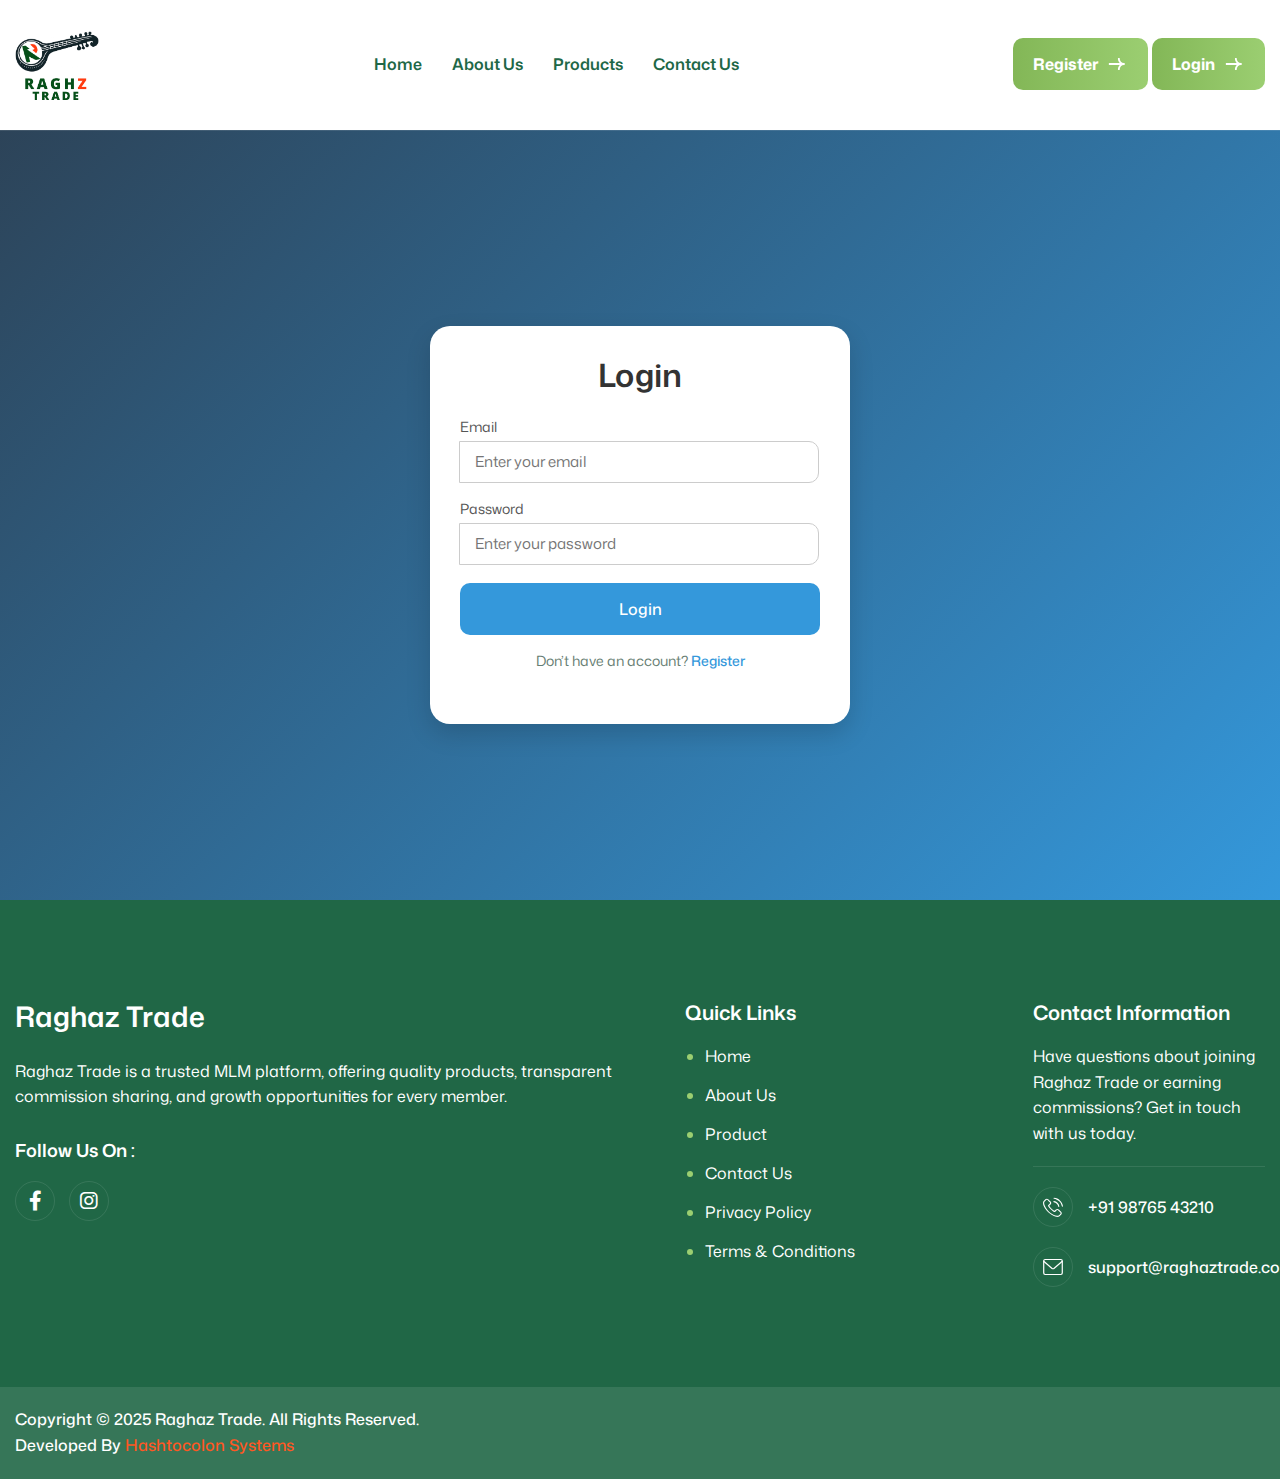
<file: login.html>
<!DOCTYPE html>
<html lang="zxx">

<head>
	<!-- Meta -->
	<meta charset="utf-8">
	<meta http-equiv="X-UA-Compatible" content="IE=edge">
	<meta name="viewport" content="width=device-width, initial-scale=1.0, maximum-scale=1">
	<meta name="description" content="">
	<meta name="keywords" content="">
	<meta name="author" content="">
	<!-- Page Title -->
    <title>Raghaz Trade</title>
	
    <link rel="apple-touch-icon" sizes="180x180" href="/images/favicon_io/apple-touch-icon.png">
    <link rel="icon" type="image/png" sizes="32x32" href="/images/favicon_io/favicon-32x32.png">
    <link rel="icon" type="image/png" sizes="16x16" href="/images/favicon_io/favicon-16x16.png">
    <link rel="manifest" href="/images/favicon_io/site.webmanifest">
    <link rel="icon" type="image/png" href="/images/favicon_io/favicon.ico">

	<!-- Google Fonts Css-->
	<link rel="preconnect" href="https://fonts.googleapis.com/">
    <link rel="preconnect" href="https://fonts.gstatic.com/" crossorigin>
    <link href="https://fonts.googleapis.com/css2?family=Mona+Sans:ital,wght@0,200..900;1,200..900&amp;display=swap" rel="stylesheet">
	<!-- Bootstrap Css -->
	<link href="css/bootstrap.min.css" rel="stylesheet" media="screen">
	<!-- SlickNav Css -->
	<link href="css/slicknav.min.css" rel="stylesheet">
	<!-- Swiper Css -->
	<link rel="stylesheet" href="css/swiper-bundle.min.css">
	<!-- Font Awesome Icon Css-->
	<link href="css/all.min.css" rel="stylesheet" media="screen">
	<!-- Animated Css -->
	<link href="css/animate.css" rel="stylesheet">
    <!-- Magnific Popup Core Css File -->
	<link rel="stylesheet" href="css/magnific-popup.css">
	<!-- Mouse Cursor Css File -->
	<link rel="stylesheet" href="css/mousecursor.css">
	<!-- Main Custom Css -->
	<link href="css/custom.css" rel="stylesheet" media="screen">
</head>
<body>

    <!-- Preloader Start -->
	<div class="preloader">
		<div class="loading-container">
			<div class="loading"></div>
			<div id="loading-icon"><img src="images/preload2.png" alt=""></div>
		</div>
	</div>
	<!-- Preloader End -->
<!-- Header Start -->
<header class="main-header">
    <div class="header-sticky">
        <nav class="navbar navbar-expand-lg">
            <div class="container">
               
                <a class="navbar-brand" href="index.html">
                    <img src="images/logo.png" alt="Logo">
                </a>
                
                <button class="navbar-toggler" type="button" data-bs-toggle="collapse" data-bs-target="#navbarMenu">
                    <span class="navbar-toggler-icon"></span>
                </button>

                <div class="collapse navbar-collapse main-menu" id="navbarMenu">
                    <div class="nav-menu-wrapper">
                        <ul class="navbar-nav" id="menu">
                            <li class="nav-item"><a class="nav-link" href="index.html">Home</a></li>
                            <li class="nav-item"><a class="nav-link" href="about.html">About Us</a></li>
                            <li class="nav-item"><a class="nav-link" href="product.html">Products</a></li>
                            <li class="nav-item"><a class="nav-link" href="contact.html">Contact Us</a></li>
                        </ul>
                    </div>

                    <div class="header-contact-btn mt-3 d-lg-none">
                        <a href="#" class="btn-default d-block mb-2">Register</a>
                        <a href="#" class="btn-default d-block">Login</a>
                    </div>
                </div>
                
                <div class="header-contact-btn d-none d-lg-block">
                    <a href="register.html" class="btn-default">Register</a>
                    <a href="login.html" class="btn-default">Login</a>
                </div>
            </div>
        </nav>
    </div>
</header>
<!-- Header End -->


 <div class="auth-page">
    <div class="auth-container">
      <h2>Login</h2>
      <form>
        <div class="input-group">
          <label>Email</label>
          <input type="email" placeholder="Enter your email" required>
        </div>
        <div class="input-group">
          <label>Password</label>
          <input type="password" placeholder="Enter your password" required>
        </div>
        <button type="submit" class="btn">Login</button>
        <p class="toggle-text">
          Don’t have an account? <a href="register.html">Register</a>
        </p>
      </form>
    </div>
  </div>


<!-- Footer Start -->
<footer class="main-footer dark-section">
    <div class="container">    
        <div class="row">
            <div class="col-lg-6 col-md-12">
                <!-- About Footer Start -->
                <div class="about-footer">
                    <!-- Footer Logo Start -->
                    <div class="footer-logo">
                       <h3>Raghaz Trade</h3>
                    </div>
                    <!-- Footer Logo End -->

                    <!-- About Footer Content Start -->
                    <div class="about-footer-content">
                        <p>Raghaz Trade is a trusted MLM platform, offering quality products, transparent commission sharing, and growth opportunities for every member.</p>
                    </div>
                    <!-- About Footer Content End -->

                    <!-- Footer Social Link Start -->
                    <div class="footer-social-links">
                        <h3>Follow Us On :</h3>
                        <ul>
                            <li><a href="#"><i class="fa-brands fa-facebook-f"></i></a></li>
                            <li><a href="#"><i class="fa-brands fa-instagram"></i></a></li>
                        </ul>
                    </div>
                    <!-- Footer Social Link End -->
                </div>
                <!-- About Footer End -->
            </div>

            <div class="col-lg-6">
                <!-- Footer Links Box Start -->
                <div class="footer-links-box">
                    <!-- Footer Links Start -->
                    <div class="footer-links">
                        <h3>Quick Links</h3>
                        <ul>
                            <li><a href="index.html">Home</a></li>
                            <li><a href="about.html">About Us</a></li>
                            <li><a href="product.html">Product</a></li>
                            <li><a href="contact.html">Contact Us</a></li>
                            <li><a href="#">Privacy Policy</a></li>
                            <li><a href="#">Terms & Conditions</a></li>
                        </ul>
                    </div>
                    <!-- Footer Links End -->

                    <!-- Footer Links Start -->
                    <div class="footer-links footer-contact-links">
                        <h3>Contact Information</h3>
                        <p>Have questions about joining Raghaz Trade or earning commissions? Get in touch with us today.</p>

                        <!-- Footer Contact List Start -->
                        <div class="footer-contact-list">
                            <!-- Footer Contact Item Start -->
                            <div class="footer-contact-item">
                                <div class="icon-box">
                                    <img src="images/icon-phone-white.svg" alt="">
                                </div>
                                <div class="footer-contact-content">
                                    <p><a href="tel:+919876543210">+91 98765 43210</a></p>
                                </div>
                            </div>
                            <!-- Footer Contact Item End -->
    
                            <!-- Footer Contact Item Start -->
                            <div class="footer-contact-item">
                                <div class="icon-box">
                                    <img src="images/icon-mail-white.svg" alt="">
                                </div>
                                <div class="footer-contact-content">
                                    <p><a href="mailto:support@raghaztrade.com">support@raghaztrade.com</a></p>
                                </div>
                            </div>
                            <!-- Footer Contact Item End -->
                        </div>
                        <!-- Footer Contact List End -->
                    </div>
                    <!-- Footer Links End -->
                </div>
                <!-- Footer Links Box End -->
            </div>
        </div>
    </div>

    <!-- Footer Copyright Start -->
    <div class="footer-copyright">
        <div class="container">
            <div class="row">
                <!-- Footer Copyright Box Start -->
                <div class="footer-copyright-box">
                    <!-- Footer Copyright Text Start -->
                    <div class="footer-copyright-text">
                        <p>Copyright © 2025 Raghaz Trade. All Rights Reserved. <br> Developed By <a href="https://hashtocolon.com/">Hashtocolon  Systems</a></p>
                    </div>
                    <!-- Footer Copyright Text End -->
                </div>
                <!-- Footer Copyright Box End -->
            </div>
        </div>
    </div>
    <!-- Footer Copyright End -->
</footer>
<!-- Footer End -->

    <!-- Jquery Library File -->
    <script src="js/jquery-3.7.1.min.js"></script>
    <!-- Bootstrap js file -->
    <script src="js/bootstrap.min.js"></script>
    <!-- Validator js file -->
    <script src="js/validator.min.js"></script>
    <!-- SlickNav js file -->
    <script src="js/jquery.slicknav.js"></script>
    <!-- Swiper js file -->
    <script src="js/swiper-bundle.min.js"></script>
    <!-- Counter js file -->
    <script src="js/jquery.waypoints.min.js"></script>
    <script src="js/jquery.counterup.min.js"></script>
    <!-- Magnific js file -->
    <script src="js/jquery.magnific-popup.min.js"></script>
    <!-- SmoothScroll -->
    <script src="js/SmoothScroll.js"></script>
    <!-- Parallax js -->
    <script src="js/parallaxie.js"></script>
    <!-- MagicCursor js file -->
    <script src="js/gsap.min.js"></script>
    <script src="js/magiccursor.js"></script>
    <!-- Text Effect js file -->
    <script src="js/SplitText.js"></script>
    <script src="js/ScrollTrigger.min.js"></script>
    <!-- YTPlayer js File -->
    <script src="js/jquery.mb.YTPlayer.min.js"></script>
    <!-- Wow js file -->
    <script src="js/wow.min.js"></script>
    <!-- Main Custom js file -->
    <script src="js/function.js"></script>
</body>


</html>
</file>
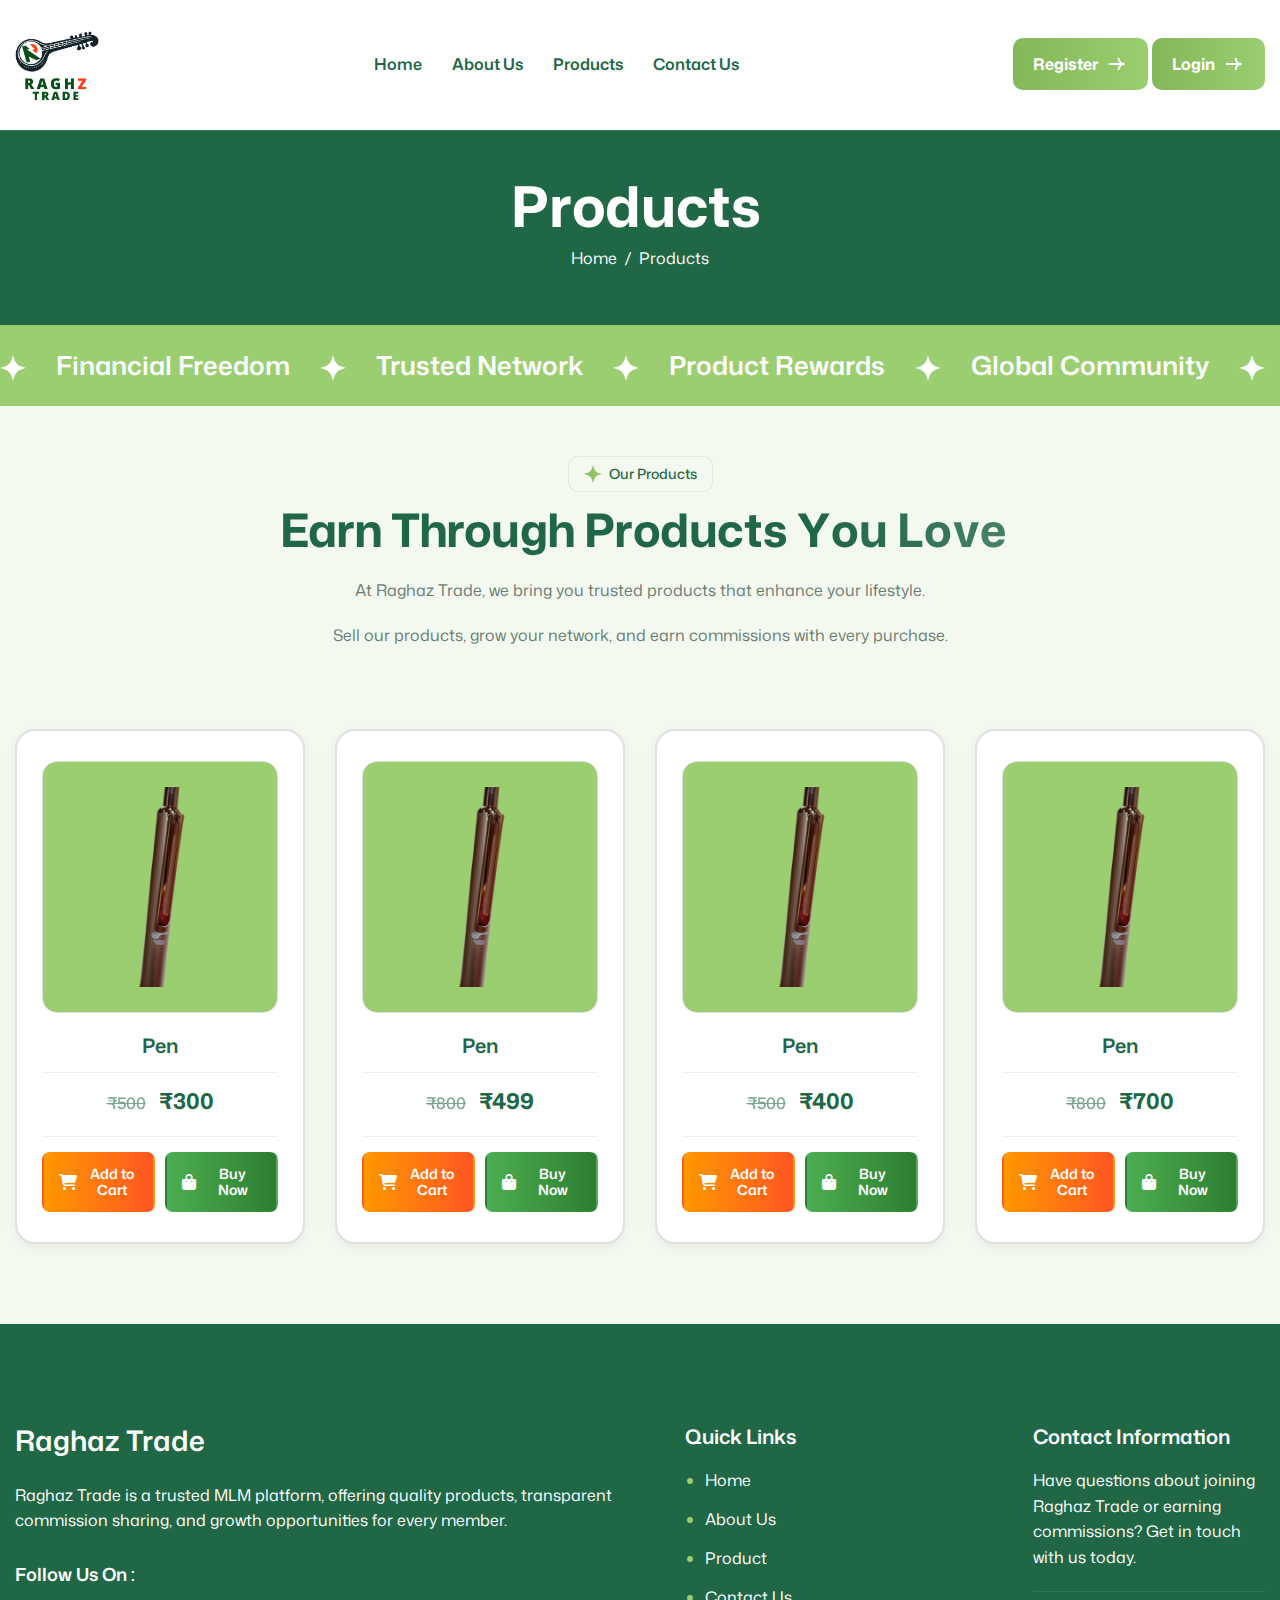
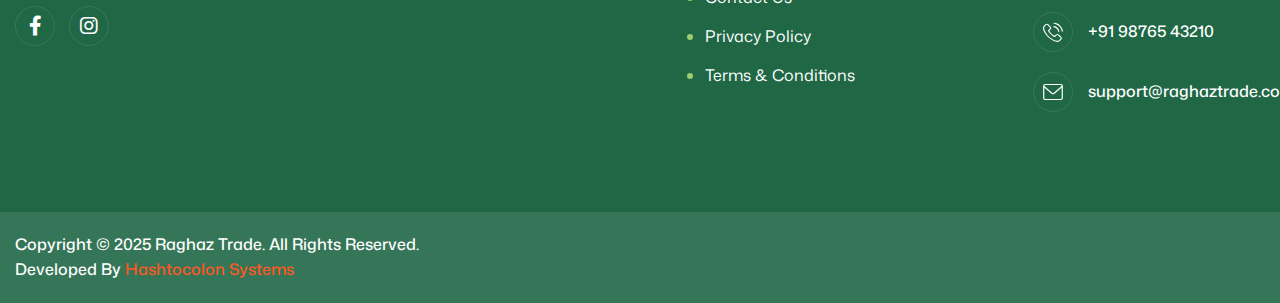
<file: product.html>
<!DOCTYPE html>
<html lang="zxx">

<head>
	<!-- Meta -->
	<meta charset="utf-8">
	<meta http-equiv="X-UA-Compatible" content="IE=edge">
	<meta name="viewport" content="width=device-width, initial-scale=1.0, maximum-scale=1">
	<meta name="description" content="">
	<meta name="keywords" content="">
	<meta name="author" content="">
	<!-- Page Title -->
    <title>Raghaz Trade</title>
	
    <link rel="apple-touch-icon" sizes="180x180" href="/images/favicon_io/apple-touch-icon.png">
    <link rel="icon" type="image/png" sizes="32x32" href="/images/favicon_io/favicon-32x32.png">
    <link rel="icon" type="image/png" sizes="16x16" href="/images/favicon_io/favicon-16x16.png">
    <link rel="manifest" href="/images/favicon_io/site.webmanifest">
    <link rel="icon" type="image/png" href="/images/favicon_io/favicon.ico">

	<!-- Google Fonts Css-->
	<link rel="preconnect" href="https://fonts.googleapis.com/">
    <link rel="preconnect" href="https://fonts.gstatic.com/" crossorigin>
    <link href="https://fonts.googleapis.com/css2?family=Mona+Sans:ital,wght@0,200..900;1,200..900&amp;display=swap" rel="stylesheet">
	<!-- Bootstrap Css -->
	<link href="css/bootstrap.min.css" rel="stylesheet" media="screen">
	<!-- SlickNav Css -->
	<link href="css/slicknav.min.css" rel="stylesheet">
	<!-- Swiper Css -->
	<link rel="stylesheet" href="css/swiper-bundle.min.css">
	<!-- Font Awesome Icon Css-->
	<link href="css/all.min.css" rel="stylesheet" media="screen">
	<!-- Animated Css -->
	<link href="css/animate.css" rel="stylesheet">
    <!-- Magnific Popup Core Css File -->
	<link rel="stylesheet" href="css/magnific-popup.css">
	<!-- Mouse Cursor Css File -->
	<link rel="stylesheet" href="css/mousecursor.css">
	<!-- Main Custom Css -->
	<link href="css/custom.css" rel="stylesheet" media="screen">
</head>
<body>

    <!-- Preloader Start -->
	<div class="preloader">
		<div class="loading-container">
			<div class="loading"></div>
			<div id="loading-icon"><img src="images/preload2.png" alt=""></div>
		</div>
	</div>
	<!-- Preloader End -->
<!-- Header Start -->
<header class="main-header">
    <div class="header-sticky">
        <nav class="navbar navbar-expand-lg">
            <div class="container">
               
                <a class="navbar-brand" href="index.html">
                    <img src="images/logo.png" alt="Logo">
                </a>
                
                <button class="navbar-toggler" type="button" data-bs-toggle="collapse" data-bs-target="#navbarMenu">
                    <span class="navbar-toggler-icon"></span>
                </button>

                <div class="collapse navbar-collapse main-menu" id="navbarMenu">
                    <div class="nav-menu-wrapper">
                        <ul class="navbar-nav" id="menu">
                            <li class="nav-item"><a class="nav-link" href="index.html">Home</a></li>
                            <li class="nav-item"><a class="nav-link" href="about.html">About Us</a></li>
                            <li class="nav-item"><a class="nav-link" href="product.html">Products</a></li>
                            <li class="nav-item"><a class="nav-link" href="contact.html">Contact Us</a></li>
                        </ul>
                    </div>

                    <div class="header-contact-btn mt-3 d-lg-none">
                        <a href="#" class="btn-default d-block mb-2">Register</a>
                        <a href="#" class="btn-default d-block">Login</a>
                    </div>
                </div>
                
                <div class="header-contact-btn d-none d-lg-block">
                    <a href="register.html" class="btn-default">Register</a>
                    <a href="login.html" class="btn-default">Login</a>
                </div>
            </div>
        </nav>
    </div>
</header>
<!-- Header End -->

    <!-- Page Header Start -->
    <div class="page-header">
        <div class="container">
            <div class="row align-items-center">
                <div class="col-lg-12">
                    <!-- Page Header Box Start -->
                    <div class="page-header-box">
                        <h1 class="text-anime-style-3" data-cursor="-opaque">Products</h1>
                        <nav class="wow fadeInUp">
                            <ol class="breadcrumb">
                                <li class="breadcrumb-item"><a href="index.html">home</a></li>
                                <li class="breadcrumb-item active" aria-current="page">Products</li>
                            </ol>
                        </nav>
                    </div>
                    <!-- Page Header Box End -->
                </div>
            </div>
        </div>
    </div>
    <!-- Page Header End -->


<div class="our-scrolling-ticker">
    <div class="scrolling-ticker-box">
        <div class="scrolling-content">
            <span><img src="images/icon-sparkle-white.svg" alt="">Financial Freedom</span>
            <span><img src="images/icon-sparkle-white.svg" alt="">Trusted Network</span>
            <span><img src="images/icon-sparkle-white.svg" alt="">Product Rewards</span>
            <span><img src="images/icon-sparkle-white.svg" alt="">Global Community</span>
            <span><img src="images/icon-sparkle-white.svg" alt="">Grow with Raghaz</span>
            <span><img src="images/icon-sparkle-white.svg" alt="">Sustainable Income</span>
        </div>

        <div class="scrolling-content">
            <span><img src="images/icon-sparkle-white.svg" alt="">Financial Freedom</span>
            <span><img src="images/icon-sparkle-white.svg" alt="">Trusted Network</span>
            <span><img src="images/icon-sparkle-white.svg" alt="">Product Rewards</span>
            <span><img src="images/icon-sparkle-white.svg" alt="">Global Community</span>
            <span><img src="images/icon-sparkle-white.svg" alt="">Grow with Raghaz</span>
            <span><img src="images/icon-sparkle-white.svg" alt="">Sustainable Income</span>
        </div>
    </div>
</div>




    <!-- Our Products Section Start -->
    <div class="our-products">
        <div class="container">
            <div class="row section-row align-items-center">
                <div class="col-lg-12">
                    <!-- Section Title Start -->
                    <div class="section-title section-title-center">
                        <h3 class="wow fadeInUp">Our Products</h3>
                        <h2 class="text-anime-style-3" data-cursor="-opaque">Earn Through Products You Love</h2>
                         <p class="wow fadeInUp" data-wow-delay="0.2s">
                        At Raghaz Trade, we bring you trusted products that enhance your lifestyle.
                    </p>
                     <p class="wow fadeInUp" data-wow-delay="0.4s">
                        Sell our products, grow your network, and earn commissions with every purchase.
                    </p>
                    </div>
                    <!-- Section Title End -->
                </div>
            </div>

            <div class="row product-item-list">
                <div class="col-lg-3 col-md-6">
                    <!-- Product Item Start -->
                    <div class="product-item active wow fadeInUp">
                        <!-- Product image Start -->
                        <div class="product-image">
                            <figure>
                                <img src="images/gallery/8.png" alt="">
                            </figure>
                        </div>
                        <!-- Product image End -->

                        <!-- Product Item Body Start -->
                        <div class="product-item-body">
                            <div class="product-content">
                                <h3><a href="#">Pen</a></h3>                                
                            </div>
                            <div class="product-price">
                             <h3><span>₹500</span> ₹300</h3>
                            </div>
                             <div class="product-actions">
                                 <a href="#" class="btn-cart"><i class="fa fa-shopping-cart"></i> Add to Cart</a>
                                 <a href="#" class="btn-buy"><i class="fa fa-shopping-bag"></i> Buy Now</a>
                             </div>
                        </div>
                        <!-- Product Item Body End -->
                    </div>
                    <!-- Product Item End -->
                </div>

                <div class="col-lg-3 col-md-6">
                    <!-- Product Item Start -->
                    <div class="product-item wow fadeInUp" data-wow-delay="0.2s">
                        <!-- Product image Start -->
                        <div class="product-image">
                            <figure>
                                <img src="images/gallery/8.png" alt="">
                            </figure>
                        </div>
                        <!-- Product image End -->

                        <!-- Product Item Body Start -->
                        <div class="product-item-body">
                            <div class="product-content">
                                <h3><a href="#">Pen</a></h3>                                
                            </div>
                            <div class="product-price">
                                <h3><span>₹800</span> ₹499</h3>
                            </div>
                             <div class="product-actions">
                                 <a href="#" class="btn-cart"><i class="fa fa-shopping-cart"></i> Add to Cart</a>
                                 <a href="#" class="btn-buy"><i class="fa fa-shopping-bag"></i> Buy Now</a>
                             </div>
                        </div>
                        <!-- Product Item Body End -->
                    </div>
                    <!-- Product Item End -->
                </div>

                <div class="col-lg-3 col-md-6">
                    <!-- Product Item Start -->
                    <div class="product-item wow fadeInUp" data-wow-delay="0.4s">
                        <!-- Product image Start -->
                        <div class="product-image">
                            <figure>
                                <img src="images/gallery/8.png" alt="">
                            </figure>
                        </div>
                        <!-- Product image End -->

                        <!-- Product Item Body Start -->
                        <div class="product-item-body">
                            <div class="product-content">
                                <h3><a href="#">Pen</a></h3>                                
                            </div>
                            <div class="product-price">
                                 <h3><span>₹500</span> ₹400</h3>
                            </div>
                             <div class="product-actions">
                                 <a href="#" class="btn-cart"><i class="fa fa-shopping-cart"></i> Add to Cart</a>
                                 <a href="#" class="btn-buy"><i class="fa fa-shopping-bag"></i> Buy Now</a>
                             </div>
                        </div>
                        <!-- Product Item Body End -->
                    </div>
                    <!-- Product Item End -->
                </div>

                <div class="col-lg-3 col-md-6">
                    <!-- Product Item Start -->
                    <div class="product-item wow fadeInUp" data-wow-delay="0.6s">
                        <!-- Product image Start -->
                        <div class="product-image">
                            <figure>
                                <img src="images/gallery/8.png" alt="">
                            </figure>
                        </div>
                        <!-- Product image End -->

                        <!-- Product Item Body Start -->
                        <div class="product-item-body">
                            <div class="product-content">
                                <h3><a href="#">Pen</a></h3>                                
                            </div>
                            <div class="product-price">
                                 <h3><span>₹800</span> ₹700</h3>
                            </div>
                             <div class="product-actions">
                                 <a href="#" class="btn-cart"><i class="fa fa-shopping-cart"></i> Add to Cart</a>
                                 <a href="#" class="btn-buy"><i class="fa fa-shopping-bag"></i> Buy Now</a>
                             </div>
                        </div>
                        <!-- Product Item Body End -->
                    </div>
                    <!-- Product Item End -->
                </div>
                <div class="col-lg-12">
                </div>
            </div>
        </div>
    </div>
    <!-- Our Products Section End -->

<!-- Footer Start -->
<footer class="main-footer dark-section">
    <div class="container">    
        <div class="row">
            <div class="col-lg-6 col-md-12">
                <!-- About Footer Start -->
                <div class="about-footer">
                    <!-- Footer Logo Start -->
                    <div class="footer-logo">
                       <h3>Raghaz Trade</h3>
                    </div>
                    <!-- Footer Logo End -->

                    <!-- About Footer Content Start -->
                    <div class="about-footer-content">
                        <p>Raghaz Trade is a trusted MLM platform, offering quality products, transparent commission sharing, and growth opportunities for every member.</p>
                    </div>
                    <!-- About Footer Content End -->

                    <!-- Footer Social Link Start -->
                    <div class="footer-social-links">
                        <h3>Follow Us On :</h3>
                        <ul>
                            <li><a href="#"><i class="fa-brands fa-facebook-f"></i></a></li>
                            <li><a href="#"><i class="fa-brands fa-instagram"></i></a></li>
                        </ul>
                    </div>
                    <!-- Footer Social Link End -->
                </div>
                <!-- About Footer End -->
            </div>

            <div class="col-lg-6">
                <!-- Footer Links Box Start -->
                <div class="footer-links-box">
                    <!-- Footer Links Start -->
                    <div class="footer-links">
                        <h3>Quick Links</h3>
                        <ul>
                            <li><a href="index.html">Home</a></li>
                            <li><a href="about.html">About Us</a></li>
                            <li><a href="product.html">Product</a></li>
                            <li><a href="contact.html">Contact Us</a></li>
                            <li><a href="#">Privacy Policy</a></li>
                            <li><a href="#">Terms & Conditions</a></li>
                        </ul>
                    </div>
                    <!-- Footer Links End -->

                    <!-- Footer Links Start -->
                    <div class="footer-links footer-contact-links">
                        <h3>Contact Information</h3>
                        <p>Have questions about joining Raghaz Trade or earning commissions? Get in touch with us today.</p>

                        <!-- Footer Contact List Start -->
                        <div class="footer-contact-list">
                            <!-- Footer Contact Item Start -->
                            <div class="footer-contact-item">
                                <div class="icon-box">
                                    <img src="images/icon-phone-white.svg" alt="">
                                </div>
                                <div class="footer-contact-content">
                                    <p><a href="tel:+919876543210">+91 98765 43210</a></p>
                                </div>
                            </div>
                            <!-- Footer Contact Item End -->
    
                            <!-- Footer Contact Item Start -->
                            <div class="footer-contact-item">
                                <div class="icon-box">
                                    <img src="images/icon-mail-white.svg" alt="">
                                </div>
                                <div class="footer-contact-content">
                                    <p><a href="mailto:support@raghaztrade.com">support@raghaztrade.com</a></p>
                                </div>
                            </div>
                            <!-- Footer Contact Item End -->
                        </div>
                        <!-- Footer Contact List End -->
                    </div>
                    <!-- Footer Links End -->
                </div>
                <!-- Footer Links Box End -->
            </div>
        </div>
    </div>

    <!-- Footer Copyright Start -->
    <div class="footer-copyright">
        <div class="container">
            <div class="row">
                <!-- Footer Copyright Box Start -->
                <div class="footer-copyright-box">
                    <!-- Footer Copyright Text Start -->
                    <div class="footer-copyright-text">
                        <p>Copyright © 2025 Raghaz Trade. All Rights Reserved. <br> Developed By <a href="https://hashtocolon.com/">Hashtocolon  Systems</a></p>
                    </div>
                    <!-- Footer Copyright Text End -->
                </div>
                <!-- Footer Copyright Box End -->
            </div>
        </div>
    </div>
    <!-- Footer Copyright End -->
</footer>
<!-- Footer End -->

    <!-- Jquery Library File -->
    <script src="js/jquery-3.7.1.min.js"></script>
    <!-- Bootstrap js file -->
    <script src="js/bootstrap.min.js"></script>
    <!-- Validator js file -->
    <script src="js/validator.min.js"></script>
    <!-- SlickNav js file -->
    <script src="js/jquery.slicknav.js"></script>
    <!-- Swiper js file -->
    <script src="js/swiper-bundle.min.js"></script>
    <!-- Counter js file -->
    <script src="js/jquery.waypoints.min.js"></script>
    <script src="js/jquery.counterup.min.js"></script>
    <!-- Magnific js file -->
    <script src="js/jquery.magnific-popup.min.js"></script>
    <!-- SmoothScroll -->
    <script src="js/SmoothScroll.js"></script>
    <!-- Parallax js -->
    <script src="js/parallaxie.js"></script>
    <!-- MagicCursor js file -->
    <script src="js/gsap.min.js"></script>
    <script src="js/magiccursor.js"></script>
    <!-- Text Effect js file -->
    <script src="js/SplitText.js"></script>
    <script src="js/ScrollTrigger.min.js"></script>
    <!-- YTPlayer js File -->
    <script src="js/jquery.mb.YTPlayer.min.js"></script>
    <!-- Wow js file -->
    <script src="js/wow.min.js"></script>
    <!-- Main Custom js file -->
    <script src="js/function.js"></script>
</body>


</html>
</file>
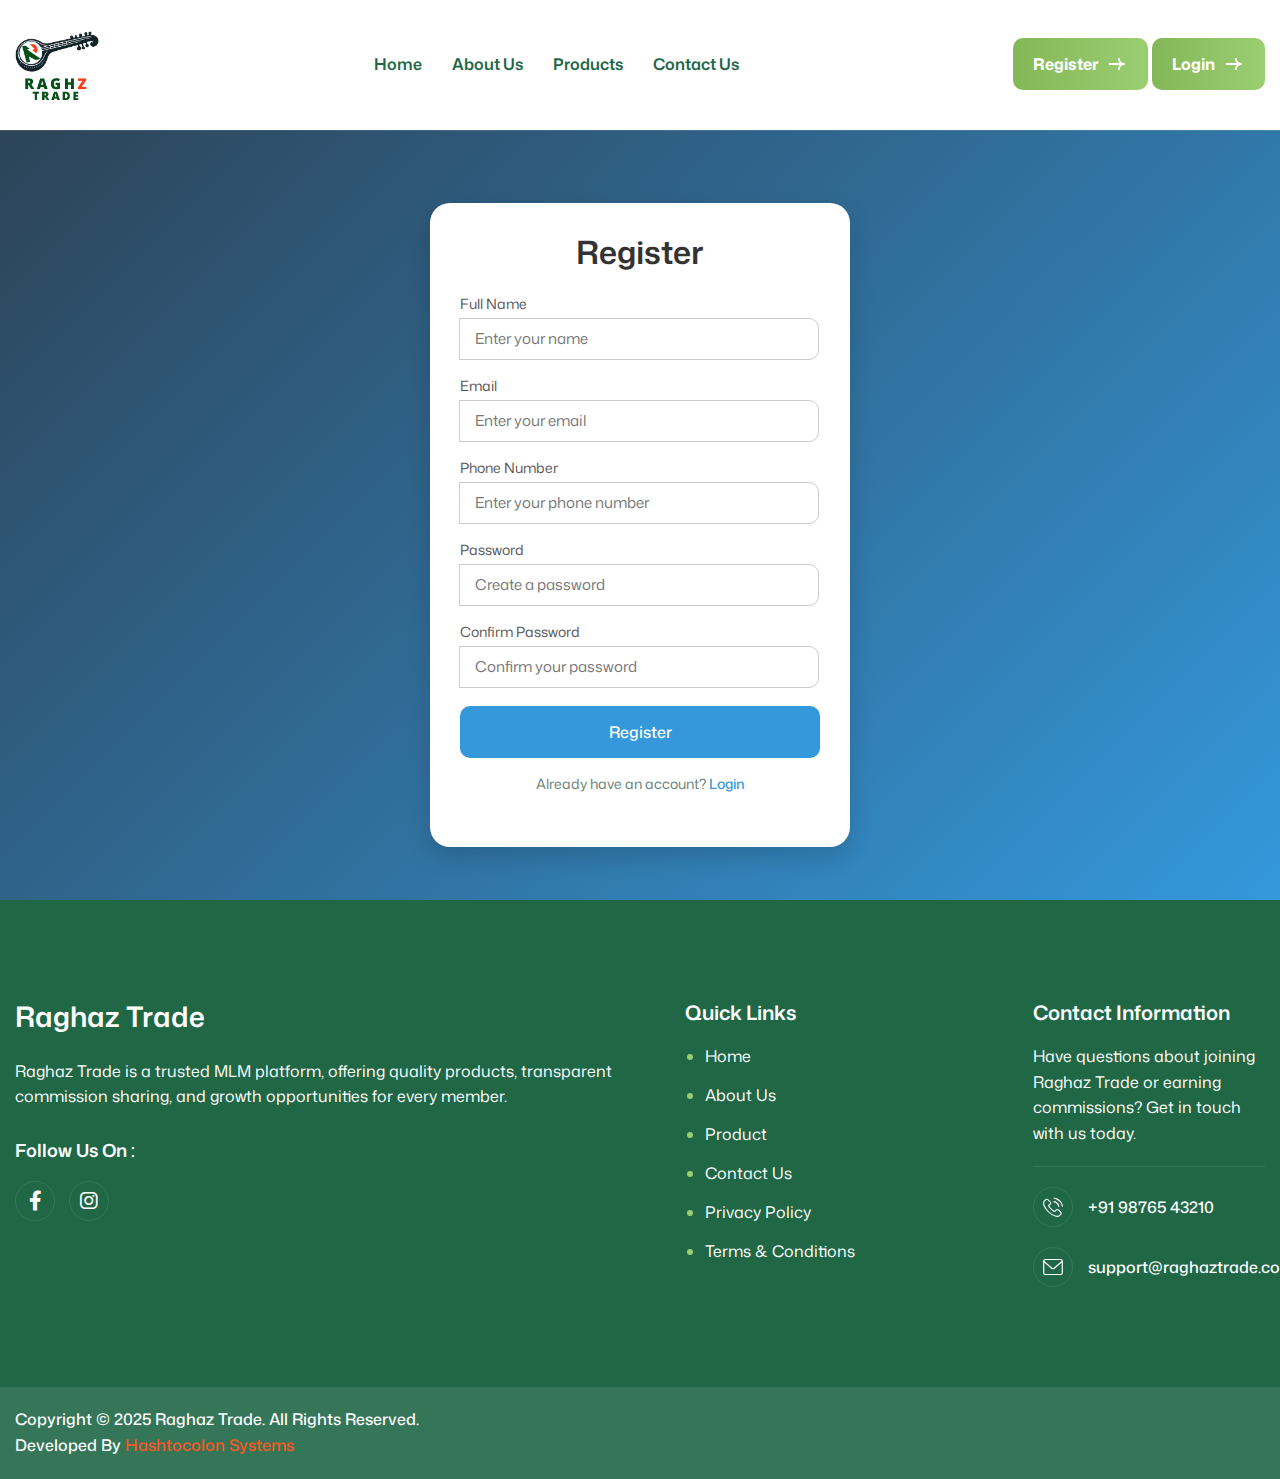
<file: register.html>
<!DOCTYPE html>
<html lang="zxx">

<head>
	<!-- Meta -->
	<meta charset="utf-8">
	<meta http-equiv="X-UA-Compatible" content="IE=edge">
	<meta name="viewport" content="width=device-width, initial-scale=1.0, maximum-scale=1">
	<meta name="description" content="">
	<meta name="keywords" content="">
	<meta name="author" content="">
	<!-- Page Title -->
    <title>Raghaz Trade</title>
	
    <link rel="apple-touch-icon" sizes="180x180" href="/images/favicon_io/apple-touch-icon.png">
    <link rel="icon" type="image/png" sizes="32x32" href="/images/favicon_io/favicon-32x32.png">
    <link rel="icon" type="image/png" sizes="16x16" href="/images/favicon_io/favicon-16x16.png">
    <link rel="manifest" href="/images/favicon_io/site.webmanifest">
    <link rel="icon" type="image/png" href="/images/favicon_io/favicon.ico">

	<!-- Google Fonts Css-->
	<link rel="preconnect" href="https://fonts.googleapis.com/">
    <link rel="preconnect" href="https://fonts.gstatic.com/" crossorigin>
    <link href="https://fonts.googleapis.com/css2?family=Mona+Sans:ital,wght@0,200..900;1,200..900&amp;display=swap" rel="stylesheet">
	<!-- Bootstrap Css -->
	<link href="css/bootstrap.min.css" rel="stylesheet" media="screen">
	<!-- SlickNav Css -->
	<link href="css/slicknav.min.css" rel="stylesheet">
	<!-- Swiper Css -->
	<link rel="stylesheet" href="css/swiper-bundle.min.css">
	<!-- Font Awesome Icon Css-->
	<link href="css/all.min.css" rel="stylesheet" media="screen">
	<!-- Animated Css -->
	<link href="css/animate.css" rel="stylesheet">
    <!-- Magnific Popup Core Css File -->
	<link rel="stylesheet" href="css/magnific-popup.css">
	<!-- Mouse Cursor Css File -->
	<link rel="stylesheet" href="css/mousecursor.css">
	<!-- Main Custom Css -->
	<link href="css/custom.css" rel="stylesheet" media="screen">
</head>
<body>

    <!-- Preloader Start -->
	<div class="preloader">
		<div class="loading-container">
			<div class="loading"></div>
			<div id="loading-icon"><img src="images/preload2.png" alt=""></div>
		</div>
	</div>
	<!-- Preloader End -->
<!-- Header Start -->
<header class="main-header">
    <div class="header-sticky">
        <nav class="navbar navbar-expand-lg">
            <div class="container">
               
                <a class="navbar-brand" href="index.html">
                    <img src="images/logo.png" alt="Logo">
                </a>
                
                <button class="navbar-toggler" type="button" data-bs-toggle="collapse" data-bs-target="#navbarMenu">
                    <span class="navbar-toggler-icon"></span>
                </button>

                <div class="collapse navbar-collapse main-menu" id="navbarMenu">
                    <div class="nav-menu-wrapper">
                        <ul class="navbar-nav" id="menu">
                            <li class="nav-item"><a class="nav-link" href="index.html">Home</a></li>
                            <li class="nav-item"><a class="nav-link" href="about.html">About Us</a></li>
                            <li class="nav-item"><a class="nav-link" href="product.html">Products</a></li>
                            <li class="nav-item"><a class="nav-link" href="contact.html">Contact Us</a></li>
                        </ul>
                    </div>

                    <div class="header-contact-btn mt-3 d-lg-none">
                        <a href="#" class="btn-default d-block mb-2">Register</a>
                        <a href="#" class="btn-default d-block">Login</a>
                    </div>
                </div>
                
                <div class="header-contact-btn d-none d-lg-block">
                    <a href="register.html" class="btn-default">Register</a>
                    <a href="login.html" class="btn-default">Login</a>
                </div>
            </div>
        </nav>
    </div>
</header>
<!-- Header End -->
<div class="auth-page">
  <div class="auth-container">
    <h2>Register</h2>
    <form>
      <div class="input-group">
        <label>Full Name</label>
        <input type="text" placeholder="Enter your name" required>
      </div>
      <div class="input-group">
        <label>Email</label>
        <input type="email" placeholder="Enter your email" required>
      </div>
      <div class="input-group">
        <label>Phone Number</label>
        <input type="tel" placeholder="Enter your phone number" required>
      </div>
      <div class="input-group">
        <label>Password</label>
        <input type="password" placeholder="Create a password" required>
      </div>
      <div class="input-group">
        <label>Confirm Password</label>
        <input type="password" placeholder="Confirm your password" required>
      </div>
      <button type="submit" class="btn">Register</button>
      <p class="toggle-text">
        Already have an account? <a href="login.html">Login</a>
      </p>
    </form>
  </div>
</div>


<!-- Footer Start -->
<footer class="main-footer dark-section">
    <div class="container">    
        <div class="row">
            <div class="col-lg-6 col-md-12">
                <!-- About Footer Start -->
                <div class="about-footer">
                    <!-- Footer Logo Start -->
                    <div class="footer-logo">
                       <h3>Raghaz Trade</h3>
                    </div>
                    <!-- Footer Logo End -->

                    <!-- About Footer Content Start -->
                    <div class="about-footer-content">
                        <p>Raghaz Trade is a trusted MLM platform, offering quality products, transparent commission sharing, and growth opportunities for every member.</p>
                    </div>
                    <!-- About Footer Content End -->

                    <!-- Footer Social Link Start -->
                    <div class="footer-social-links">
                        <h3>Follow Us On :</h3>
                        <ul>
                            <li><a href="#"><i class="fa-brands fa-facebook-f"></i></a></li>
                            <li><a href="#"><i class="fa-brands fa-instagram"></i></a></li>
                        </ul>
                    </div>
                    <!-- Footer Social Link End -->
                </div>
                <!-- About Footer End -->
            </div>

            <div class="col-lg-6">
                <!-- Footer Links Box Start -->
                <div class="footer-links-box">
                    <!-- Footer Links Start -->
                    <div class="footer-links">
                        <h3>Quick Links</h3>
                        <ul>
                            <li><a href="index.html">Home</a></li>
                            <li><a href="about.html">About Us</a></li>
                            <li><a href="product.html">Product</a></li>
                            <li><a href="contact.html">Contact Us</a></li>
                            <li><a href="#">Privacy Policy</a></li>
                            <li><a href="#">Terms & Conditions</a></li>
                        </ul>
                    </div>
                    <!-- Footer Links End -->

                    <!-- Footer Links Start -->
                    <div class="footer-links footer-contact-links">
                        <h3>Contact Information</h3>
                        <p>Have questions about joining Raghaz Trade or earning commissions? Get in touch with us today.</p>

                        <!-- Footer Contact List Start -->
                        <div class="footer-contact-list">
                            <!-- Footer Contact Item Start -->
                            <div class="footer-contact-item">
                                <div class="icon-box">
                                    <img src="images/icon-phone-white.svg" alt="">
                                </div>
                                <div class="footer-contact-content">
                                    <p><a href="tel:+919876543210">+91 98765 43210</a></p>
                                </div>
                            </div>
                            <!-- Footer Contact Item End -->
    
                            <!-- Footer Contact Item Start -->
                            <div class="footer-contact-item">
                                <div class="icon-box">
                                    <img src="images/icon-mail-white.svg" alt="">
                                </div>
                                <div class="footer-contact-content">
                                    <p><a href="mailto:support@raghaztrade.com">support@raghaztrade.com</a></p>
                                </div>
                            </div>
                            <!-- Footer Contact Item End -->
                        </div>
                        <!-- Footer Contact List End -->
                    </div>
                    <!-- Footer Links End -->
                </div>
                <!-- Footer Links Box End -->
            </div>
        </div>
    </div>

    <!-- Footer Copyright Start -->
    <div class="footer-copyright">
        <div class="container">
            <div class="row">
                <!-- Footer Copyright Box Start -->
                <div class="footer-copyright-box">
                    <!-- Footer Copyright Text Start -->
                    <div class="footer-copyright-text">
                        <p>Copyright © 2025 Raghaz Trade. All Rights Reserved. <br> Developed By <a href="https://hashtocolon.com/">Hashtocolon  Systems</a></p>
                    </div>
                    <!-- Footer Copyright Text End -->
                </div>
                <!-- Footer Copyright Box End -->
            </div>
        </div>
    </div>
    <!-- Footer Copyright End -->
</footer>
<!-- Footer End -->

    <!-- Jquery Library File -->
    <script src="js/jquery-3.7.1.min.js"></script>
    <!-- Bootstrap js file -->
    <script src="js/bootstrap.min.js"></script>
    <!-- Validator js file -->
    <script src="js/validator.min.js"></script>
    <!-- SlickNav js file -->
    <script src="js/jquery.slicknav.js"></script>
    <!-- Swiper js file -->
    <script src="js/swiper-bundle.min.js"></script>
    <!-- Counter js file -->
    <script src="js/jquery.waypoints.min.js"></script>
    <script src="js/jquery.counterup.min.js"></script>
    <!-- Magnific js file -->
    <script src="js/jquery.magnific-popup.min.js"></script>
    <!-- SmoothScroll -->
    <script src="js/SmoothScroll.js"></script>
    <!-- Parallax js -->
    <script src="js/parallaxie.js"></script>
    <!-- MagicCursor js file -->
    <script src="js/gsap.min.js"></script>
    <script src="js/magiccursor.js"></script>
    <!-- Text Effect js file -->
    <script src="js/SplitText.js"></script>
    <script src="js/ScrollTrigger.min.js"></script>
    <!-- YTPlayer js File -->
    <script src="js/jquery.mb.YTPlayer.min.js"></script>
    <!-- Wow js file -->
    <script src="js/wow.min.js"></script>
    <!-- Main Custom js file -->
    <script src="js/function.js"></script>
</body>


</html>
</file>
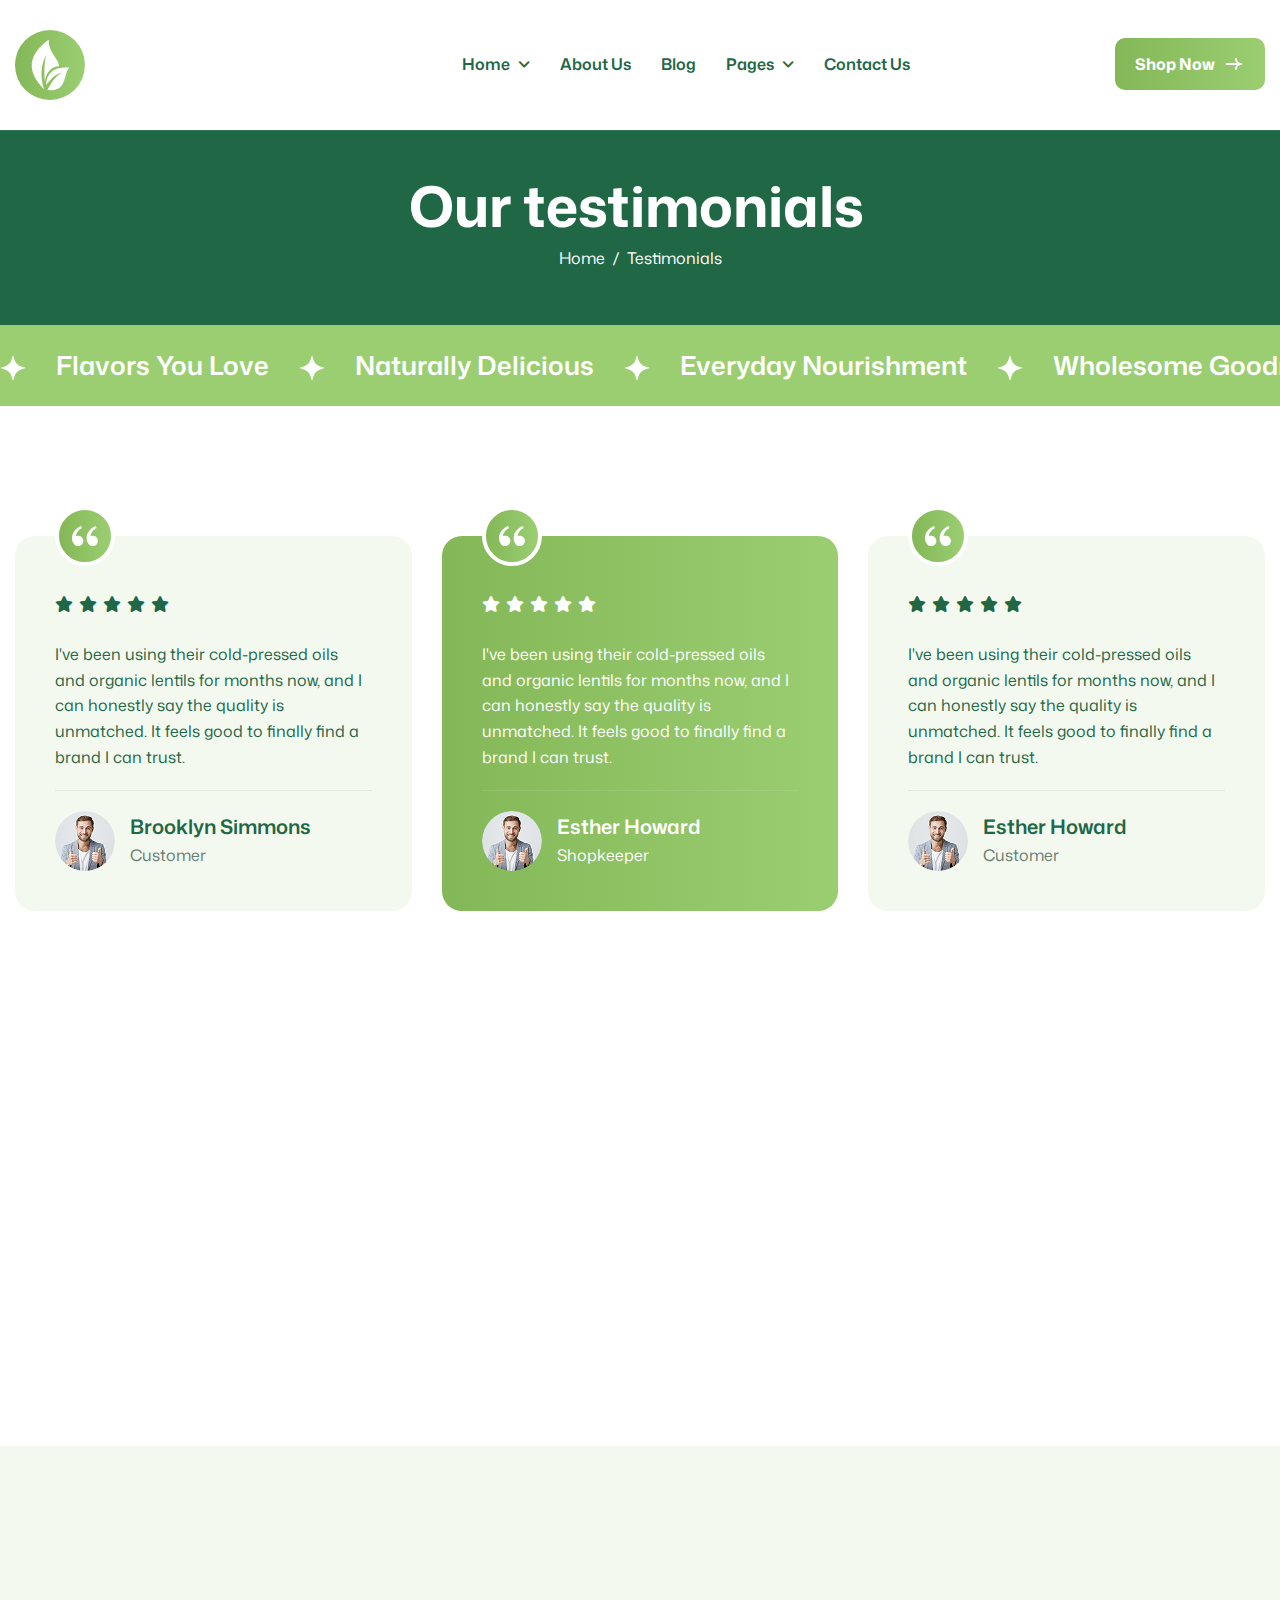
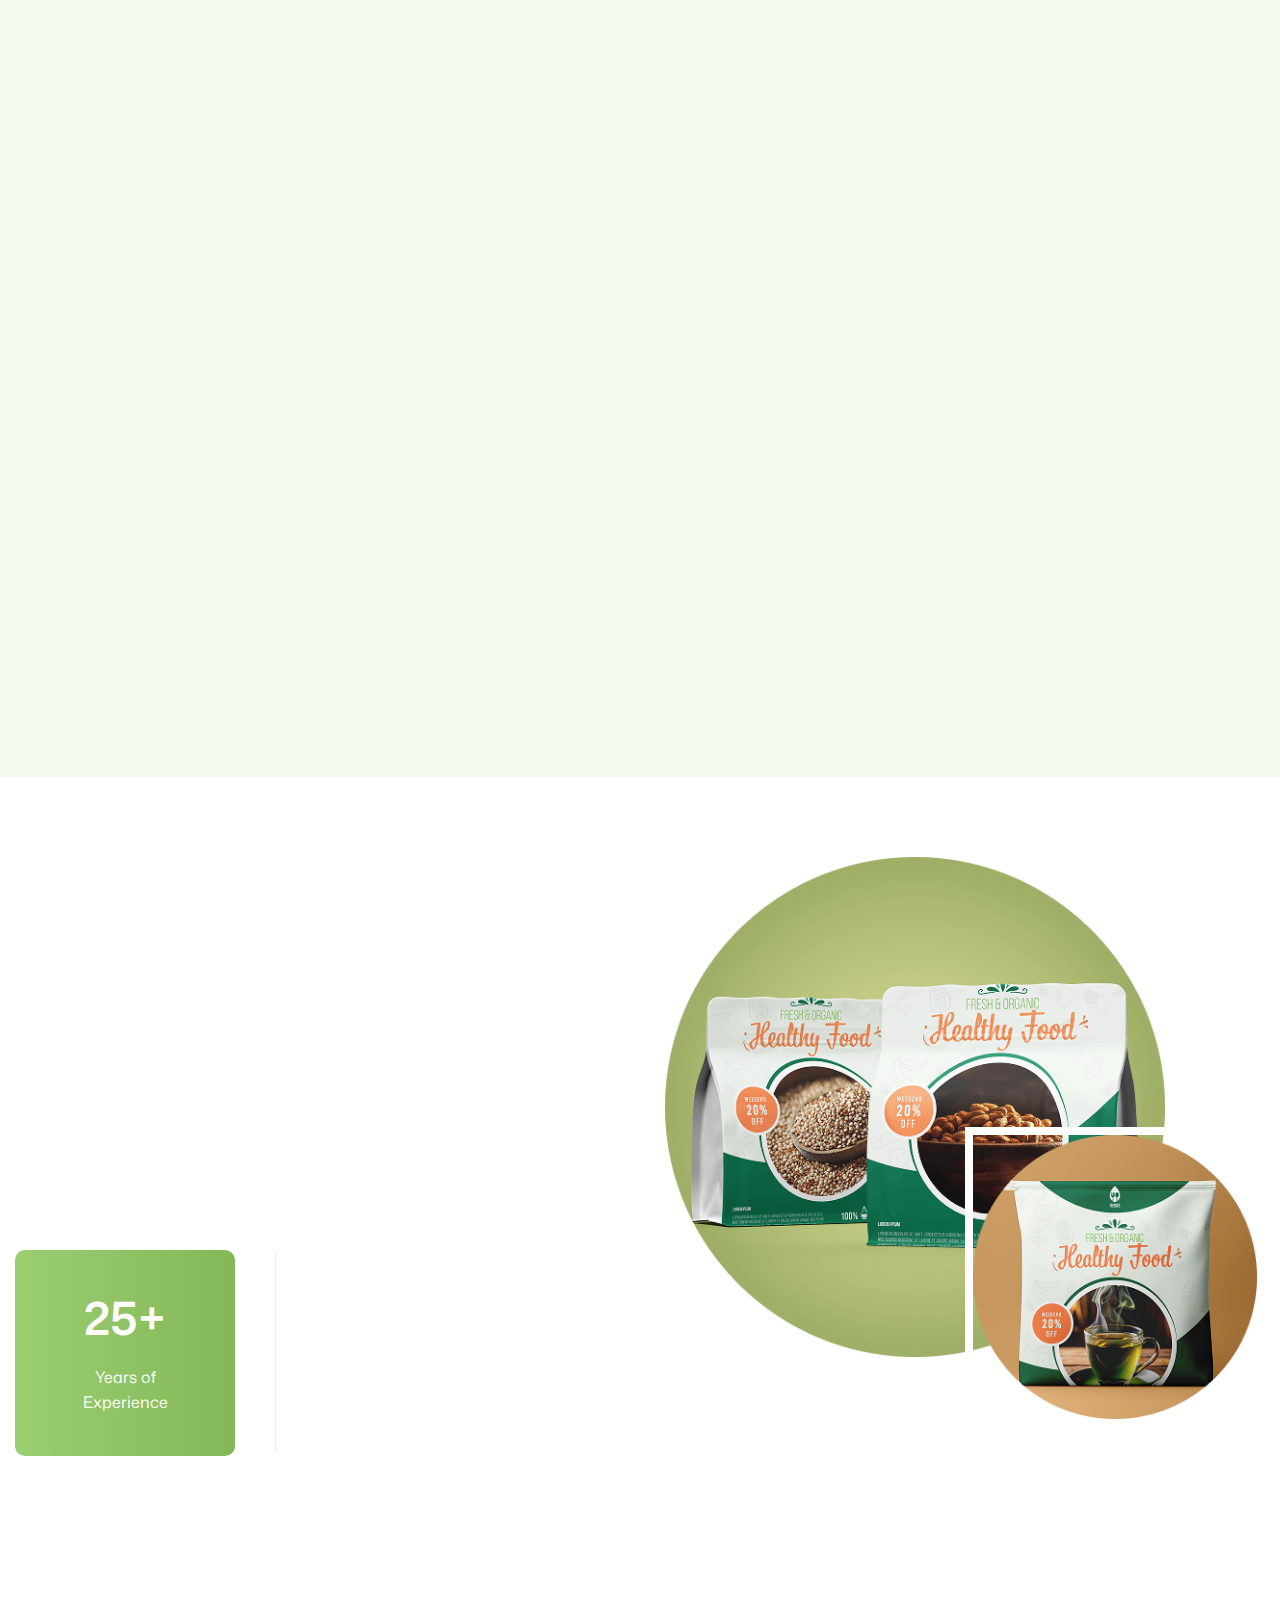
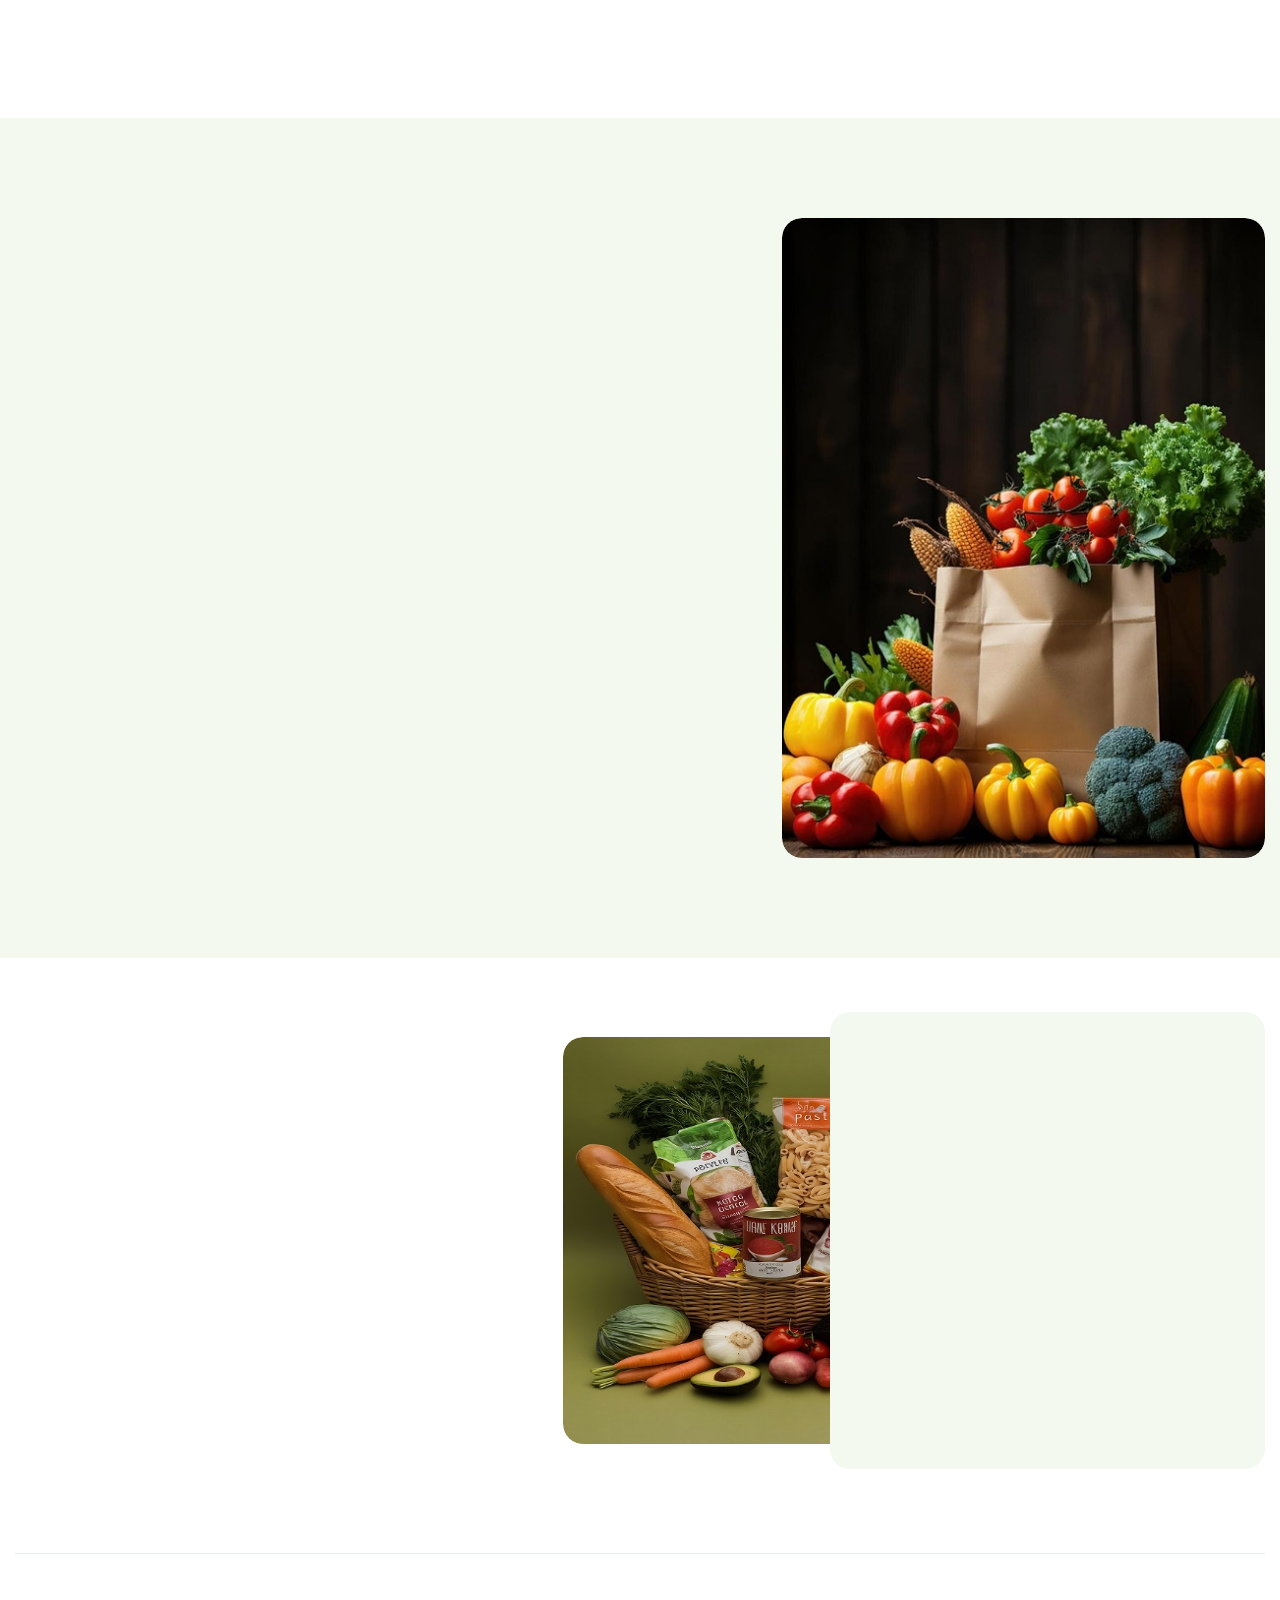
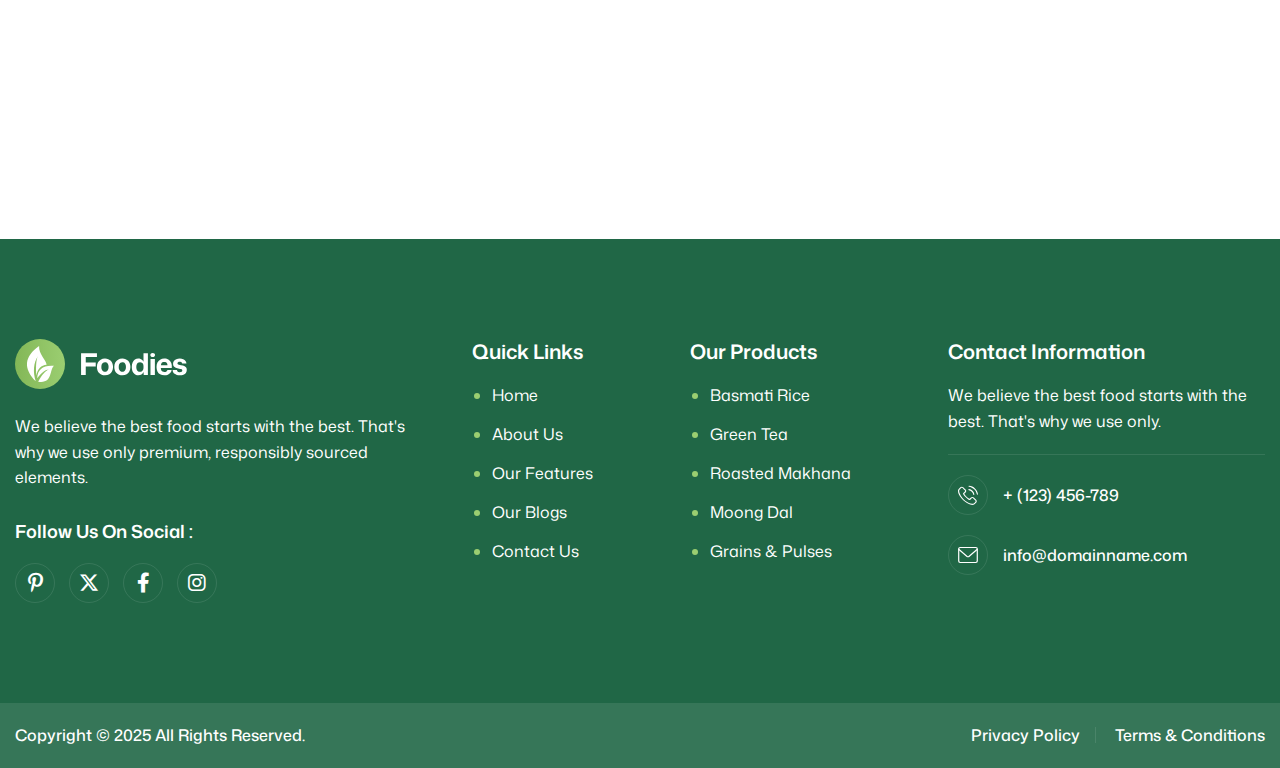
<file: testimonials.html>
<!DOCTYPE html>
<html lang="zxx">

<!-- Mirrored from html.awaikenthemes.com/sellsmart/food-products/testimonials.html by HTTrack Website Copier/3.x [XR&CO'2014], Mon, 15 Sep 2025 03:01:18 GMT -->
<head>
	<!-- Meta -->
	<meta charset="utf-8">
	<meta http-equiv="X-UA-Compatible" content="IE=edge">
	<meta name="viewport" content="width=device-width, initial-scale=1.0, maximum-scale=1">
	<meta name="description" content="">
	<meta name="keywords" content="">
	<meta name="author" content="Awaiken">
	<!-- Page Title -->
    <title>Sellsmart - Single Product Landing page HTML Template</title>
	<!-- Favicon Icon -->
	<link rel="shortcut icon" type="image/x-icon" href="images/favicon.png">
	<!-- Google Fonts Css-->
	<link rel="preconnect" href="https://fonts.googleapis.com/">
    <link rel="preconnect" href="https://fonts.gstatic.com/" crossorigin>
    <link href="https://fonts.googleapis.com/css2?family=Mona+Sans:ital,wght@0,200..900;1,200..900&amp;display=swap" rel="stylesheet">
	<!-- Bootstrap Css -->
	<link href="css/bootstrap.min.css" rel="stylesheet" media="screen">
	<!-- SlickNav Css -->
	<link href="css/slicknav.min.css" rel="stylesheet">
	<!-- Swiper Css -->
	<link rel="stylesheet" href="css/swiper-bundle.min.css">
	<!-- Font Awesome Icon Css-->
	<link href="css/all.min.css" rel="stylesheet" media="screen">
	<!-- Animated Css -->
	<link href="css/animate.css" rel="stylesheet">
    <!-- Magnific Popup Core Css File -->
	<link rel="stylesheet" href="css/magnific-popup.css">
	<!-- Mouse Cursor Css File -->
	<link rel="stylesheet" href="css/mousecursor.css">
	<!-- Main Custom Css -->
	<link href="css/custom.css" rel="stylesheet" media="screen">
</head>
<body>

    <!-- Preloader Start -->
	<div class="preloader">
		<div class="loading-container">
			<div class="loading"></div>
			<div id="loading-icon"><img src="images/loader.svg" alt=""></div>
		</div>
	</div>
	<!-- Preloader End -->

    <!-- Header Start -->
	<header class="main-header">
		<div class="header-sticky">
			<nav class="navbar navbar-expand-lg">
				<div class="container">
					<!-- Logo Start -->
					<a class="navbar-brand" href="index.html">
						<img src="images/logo.svg" alt="Logo">
					</a>
					<!-- Logo End -->

					<!-- Main Menu Start -->
					<div class="collapse navbar-collapse main-menu">
                        <div class="nav-menu-wrapper">
                            <ul class="navbar-nav mr-auto" id="menu">
                                <li class="nav-item submenu"><a class="nav-link" href="index.html">Home</a>
                                    <ul>
                                        <li class="nav-item"><a class="nav-link" href="index-2.html">Home - Main</a></li>
                                        <li class="nav-item"><a class="nav-link" href="index-video.html">Home - Video</a></li>
                                        <li class="nav-item"><a class="nav-link" href="index-slider.html">Home - Slider</a></li>
                                    </ul>
                                </li>                                
                                <li class="nav-item"><a class="nav-link" href="about.html">About Us</a>
                                <li class="nav-item"><a class="nav-link" href="blog.html">Blog</a></li>
                                <li class="nav-item submenu"><a class="nav-link" href="#">Pages</a>
                                    <ul>
                                        <li class="nav-item"><a class="nav-link" href="blog-single.html">Blog Details</a></li>
                                        <li class="nav-item"><a class="nav-link" href="features.html">Features</a></li>
                                        <li class="nav-item"><a class="nav-link" href="testimonials.html">Testimonials</a></li>
                                        <li class="nav-item"><a class="nav-link" href="faqs.html">FAQs</a></li>
                                        <li class="nav-item"><a class="nav-link" href="404.html">404</a></li>
                                    </ul>
                                </li>
                                <li class="nav-item"><a class="nav-link" href="contact.html">Contact Us</a></li>             
                            </ul>
                        </div>
                        
                        <!-- Header Contact Btn Start -->
                        <div class="header-contact-btn">
                            <a href="contact.html" class="btn-default btn-highlighted">Shop now</a>
                        </div>
                        <!-- Header Contact Btn End -->
					</div>
					<!-- Main Menu End -->
					<div class="navbar-toggle"></div>
				</div>
			</nav>
			<div class="responsive-menu"></div>
		</div>
	</header>
	<!-- Header End -->

    <!-- Page Header Start -->
    <div class="page-header">
        <div class="container">
            <div class="row align-items-center">
                <div class="col-lg-12">
                    <!-- Page Header Box Start -->
                    <div class="page-header-box">
                        <h1 class="text-anime-style-3" data-cursor="-opaque">Our testimonials</h1>
						<nav class="wow fadeInUp">
							<ol class="breadcrumb">
								<li class="breadcrumb-item"><a href="index.html">home</a></li>
								<li class="breadcrumb-item active" aria-current="page">testimonials</li>
							</ol>
						</nav>
                    </div>
                    <!-- Page Header Box End -->
                </div>
            </div>
        </div>
    </div>
    <!-- Page Header End -->

    <!-- Scrolling Ticker Section Start -->
    <div class="our-scrolling-ticker">
        <!-- Scrolling Ticker Start -->
        <div class="scrolling-ticker-box">
            <div class="scrolling-content">
                <span><img src="images/icon-sparkle-white.svg" alt="">Flavors You Love</span>
                <span><img src="images/icon-sparkle-white.svg" alt="">Naturally Delicious</span>
                <span><img src="images/icon-sparkle-white.svg" alt="">Everyday Nourishment</span>
                <span><img src="images/icon-sparkle-white.svg" alt="">Wholesome Goodness</span>
                <span><img src="images/icon-sparkle-white.svg" alt="">Farm Fresh Finds</span>
                <span><img src="images/icon-sparkle-white.svg" alt="">Flavors You Love</span>
            </div>

            <div class="scrolling-content">
                <span><img src="images/icon-sparkle-white.svg" alt="">Flavors You Love</span>
                <span><img src="images/icon-sparkle-white.svg" alt="">Naturally Delicious</span>
                <span><img src="images/icon-sparkle-white.svg" alt="">Everyday Nourishment</span>
                <span><img src="images/icon-sparkle-white.svg" alt="">Wholesome Goodness</span>
                <span><img src="images/icon-sparkle-white.svg" alt="">Farm Fresh Finds</span>
                <span><img src="images/icon-sparkle-white.svg" alt="">Flavors You Love</span>
            </div>
        </div>
    </div>
    <!-- Scrolling Ticker Section End -->

    <!-- Page Testimonials Start -->
    <div class="page-testimonials">
        <div class="container">
            <div class="row testimonial-item-list">
                <div class="col-lg-4 col-md-6">
                    <!-- Testimonial Item Start -->
                    <div class="testimonial-item wow fadeInUp">
                        <div class="testimonial-quote">
                            <img src="images/testimonial-quote.svg" alt="">
                        </div>
                        <div class="testimonial-rating">
                            <i class="fa-solid fa-star"></i>
                            <i class="fa-solid fa-star"></i>
                            <i class="fa-solid fa-star"></i>
                            <i class="fa-solid fa-star"></i>
                            <i class="fa-solid fa-star"></i>
                        </div>
                        <div class="testimonial-content">
                            <p>I've been using their cold-pressed oils and organic lentils for months now, and I can honestly say the quality is unmatched. It feels good to finally find a brand I can trust.</p>
                        </div>
                        <div class="author-info">
                            <div class="author-image">
                                <figure class="image-anime">
                                    <img src="images/author-5.jpg" alt="">
                                </figure>
                            </div>
                            <div class="author-content">
                                <h3>Brooklyn Simmons</h3>
                                <p>Customer</p>
                            </div>
                        </div>
                    </div>
                    <!-- Testimonial Item End -->
                </div>

                <div class="col-lg-4 col-md-6">
                    <!-- Testimonial Item Start -->
                    <div class="testimonial-item active wow fadeInUp" data-wow-delay="0.2s">
                        <div class="testimonial-quote">
                            <img src="images/testimonial-quote.svg" alt="">
                        </div>
                        <div class="testimonial-rating">
                            <i class="fa-solid fa-star"></i>
                            <i class="fa-solid fa-star"></i>
                            <i class="fa-solid fa-star"></i>
                            <i class="fa-solid fa-star"></i>
                            <i class="fa-solid fa-star"></i>
                        </div>
                        <div class="testimonial-content">
                            <p>I've been using their cold-pressed oils and organic lentils for months now, and I can honestly say the quality is unmatched. It feels good to finally find a brand I can trust.</p>
                        </div>
                        <div class="author-info">
                            <div class="author-image">
                                <figure class="image-anime">
                                    <img src="images/author-5.jpg" alt="">
                                </figure>
                            </div>
                            <div class="author-content">
                                <h3>Esther Howard</h3>
                                <p>Shopkeeper</p>
                            </div>
                        </div>
                    </div>
                    <!-- Testimonial Item End -->
                </div>

                <div class="col-lg-4 col-md-6">
                    <!-- Testimonial Item Start -->
                    <div class="testimonial-item wow fadeInUp" data-wow-delay="0.4s">
                        <div class="testimonial-quote">
                            <img src="images/testimonial-quote.svg" alt="">
                        </div>
                        <div class="testimonial-rating">
                            <i class="fa-solid fa-star"></i>
                            <i class="fa-solid fa-star"></i>
                            <i class="fa-solid fa-star"></i>
                            <i class="fa-solid fa-star"></i>
                            <i class="fa-solid fa-star"></i>
                        </div>
                        <div class="testimonial-content">
                            <p>I've been using their cold-pressed oils and organic lentils for months now, and I can honestly say the quality is unmatched. It feels good to finally find a brand I can trust.</p>
                        </div>
                        <div class="author-info">
                            <div class="author-image">
                                <figure class="image-anime">
                                    <img src="images/author-5.jpg" alt="">
                                </figure>
                            </div>
                            <div class="author-content">
                                <h3>Esther Howard</h3>
                                <p>Customer</p>
                            </div>
                        </div>
                    </div>
                    <!-- Testimonial Item End -->
                </div>

                <div class="col-lg-4 col-md-6">
                    <!-- Testimonial Item Start -->
                    <div class="testimonial-item wow fadeInUp" data-wow-delay="0.6s">
                        <div class="testimonial-quote">
                            <img src="images/testimonial-quote.svg" alt="">
                        </div>
                        <div class="testimonial-rating">
                            <i class="fa-solid fa-star"></i>
                            <i class="fa-solid fa-star"></i>
                            <i class="fa-solid fa-star"></i>
                            <i class="fa-solid fa-star"></i>
                            <i class="fa-solid fa-star"></i>
                        </div>
                        <div class="testimonial-content">
                            <p>I've been using their cold-pressed oils and organic lentils for months now, and I can honestly say the quality is unmatched. It feels good to finally find a brand I can trust.</p>
                        </div>
                        <div class="author-info">
                            <div class="author-image">
                                <figure class="image-anime">
                                    <img src="images/author-5.jpg" alt="">
                                </figure>
                            </div>
                            <div class="author-content">
                                <h3>Dianne Russell</h3>
                                <p>Shopkeeper</p>
                            </div>
                        </div>
                    </div>
                    <!-- Testimonial Item End -->
                </div>

                <div class="col-lg-4 col-md-6">
                    <!-- Testimonial Item Start -->
                    <div class="testimonial-item wow fadeInUp" data-wow-delay="0.8s">
                        <div class="testimonial-quote">
                            <img src="images/testimonial-quote.svg" alt="">
                        </div>
                        <div class="testimonial-rating">
                            <i class="fa-solid fa-star"></i>
                            <i class="fa-solid fa-star"></i>
                            <i class="fa-solid fa-star"></i>
                            <i class="fa-solid fa-star"></i>
                            <i class="fa-solid fa-star"></i>
                        </div>
                        <div class="testimonial-content">
                            <p>I've been using their cold-pressed oils and organic lentils for months now, and I can honestly say the quality is unmatched. It feels good to finally find a brand I can trust.</p>
                        </div>
                        <div class="author-info">
                            <div class="author-image">
                                <figure class="image-anime">
                                    <img src="images/author-5.jpg" alt="">
                                </figure>
                            </div>
                            <div class="author-content">
                                <h3>Remo Khaliza</h3>
                                <p>Customer</p>
                            </div>
                        </div>
                    </div>
                    <!-- Testimonial Item End -->
                </div>

                <div class="col-lg-4 col-md-6">
                    <!-- Testimonial Item Start -->
                    <div class="testimonial-item wow fadeInUp" data-wow-delay="1s">
                        <div class="testimonial-quote">
                            <img src="images/testimonial-quote.svg" alt="">
                        </div>
                        <div class="testimonial-rating">
                            <i class="fa-solid fa-star"></i>
                            <i class="fa-solid fa-star"></i>
                            <i class="fa-solid fa-star"></i>
                            <i class="fa-solid fa-star"></i>
                            <i class="fa-solid fa-star"></i>
                        </div>
                        <div class="testimonial-content">
                            <p>I've been using their cold-pressed oils and organic lentils for months now, and I can honestly say the quality is unmatched. It feels good to finally find a brand I can trust.</p>
                        </div>
                        <div class="author-info">
                            <div class="author-image">
                                <figure class="image-anime">
                                    <img src="images/author-5.jpg" alt="">
                                </figure>
                            </div>
                            <div class="author-content">
                                <h3>Jonny d'souza</h3>
                                <p>Shopkeeper</p>
                            </div>
                        </div>
                    </div>
                    <!-- Testimonial Item End -->
                </div>
            </div>
        </div>
    </div>
    <!-- Page Testimonials End -->

    <!-- We Offer Section Start -->
    <div class="we-offer">
        <div class="container">
            <div class="row section-row align-items-center">
                <div class="col-lg-12">
                    <!-- Section Title Start -->
                    <div class="section-title section-title-center">
                        <h3 class="wow fadeInUp">What We Offer</h3>
                        <h2 class="text-anime-style-3" data-cursor="-opaque">Artisan food products crafted for flavor seekers</h2>
                    </div>
                    <!-- Section Title End -->
                </div>
            </div>

            <div class="row">
                <div class="col-lg-12">
                    <!-- Offer Item List Start -->
                    <div class="offer-item-list">
                        <!-- Offer Item Start -->
                        <div class="offer-item wow fadeInUp">
                            <div class="offer-item-image">
                                <figure class="image-anime">
                                    <img src="images/we-offer-item-image-1.jpg" alt="">
                                </figure>
                            </div>
                            <div class="offer-item-content">
                                <h3>Clean Pantry Staples</h3>
                                <p>Organic grains, pulses, and flours free from chemicals and preservatives</p>
                                <a href="contact.html" class="readmore-btn">Read More</a>
                            </div>
                        </div>
                        <!-- Offer Item End -->

                        <!-- Offer Item Start -->
                        <div class="offer-item wow fadeInUp" data-wow-delay="0.2s">
                            <div class="offer-item-image">
                                <figure class="image-anime">
                                    <img src="images/we-offer-item-image-2.jpg" alt="">
                                </figure>
                            </div>
                            <div class="offer-item-content">
                                <h3>Cold-Pressed Oils</h3>
                                <p>Nutrient-rich, wood-pressed oils that retain natural aroma and purity</p>
                                <a href="contact.html" class="readmore-btn">Read More</a>
                            </div>
                        </div>
                        <!-- Offer Item End -->

                        <!-- Offer Item Start -->
                        <div class="offer-item wow fadeInUp" data-wow-delay="0.4s">
                            <div class="offer-item-image">
                                <figure class="image-anime">
                                    <img src="images/we-offer-item-image-3.jpg" alt="">
                                </figure>
                            </div>
                            <div class="offer-item-content">
                                <h3>Traditional Pickles</h3>
                                <p>Bold, homemade flavors crafted from age-old recipes using clean ingredients</p>
                                <a href="contact.html" class="readmore-btn">Read More</a>
                            </div>
                        </div>
                        <!-- Offer Item End -->

                        <!-- Offer Item Start -->
                        <div class="offer-item wow fadeInUp" data-wow-delay="0.6s">
                            <div class="offer-item-image">
                                <figure class="image-anime">
                                    <img src="images/we-offer-item-image-4.jpg" alt="">
                                </figure>
                            </div>
                            <div class="offer-item-content">
                                <h3>Herbal Beverages</h3>
                                <p>Functional tea blends and wellness drinks that help boost immunity</p>
                                <a href="contact.html" class="readmore-btn">Read More</a>
                            </div>
                        </div>
                        <!-- Offer Item End -->
                    </div>
                    <!-- Offer Item List End -->
                </div>

                <div class="col-lg-12">
                    <!-- Section Footer Text Start -->
                    <div class="section-footer-text wow fadeInUp" data-wow-delay="0.8s">
                        <p>Crafted by nature, perfected with care - <a href="contact.html">discover food that truly nourishes.</a></p>
                    </div>
                    <!-- Section Footer Text End -->
                </div>
            </div>
        </div>
    </div>
    <!-- We Offer Section End -->

    <!-- Why Choose Us Section Start -->
    <div class="why-choose-us">
        <div class="container">
            <div class="row align-items-center">
                <div class="col-lg-6">
                    <!-- Why Choose Content Start -->
                    <div class="why-choose-content">
                        <!-- Section Title Start -->
                        <div class="section-title">
                            <h3 class="wow fadeInUp">Why Choose Us</h3>
                            <h2 class="text-anime-style-3" data-cursor="-opaque">Rooted in purity, grown with care, delivered with love</h2>
                            <p class="wow fadeInUp" data-wow-delay="0.2s">Our products are sourced from ethical farms, crafted with minimal processing, and packaged with sustainability in mind. We bring nature's best to your table - just as it should be.</p>
                        </div>
                        <!-- Section Title End -->

                        <!-- Why Choose List Start -->
                        <div class="why-choose-list wow fadeInUp" data-wow-delay="0.4s">
                            <ul>
                                <li>Committed to Clean, Honest Food</li>
                                <li>Wide Range of Healthy Choices</li>
                            </ul>
                        </div>
                        <!-- Why Choose List End -->

                        <!-- Why Choose Body Start -->
                        <div class="why-choose-body">
                            <div class="why-choose-experience">
                                <h2><span class="counter">25</span>+</h2>
                                <p>Years of Experience</p>
                            </div>

                            <div class="why-choose-item-list">
                                <!-- Why Choose Item Start -->
                                <div class="why-choose-item wow fadeInUp" data-wow-delay="0.6s">
                                    <h3>Customer-Centric Experience</h3>
                                    <p>From easy ordering to responsive support and prompt delivery.</p>
                                </div>
                                <!-- Why Choose Item End -->

                                <!-- Why Choose Item Start -->
                                <div class="why-choose-item wow fadeInUp" data-wow-delay="0.8s">
                                    <h3>Quality Tested, Always Trusted</h3>
                                    <p>Every product undergoes strict quality check to ensure purity, safety.</p>
                                </div>
                                <!-- Why Choose Item End -->
                            </div>                            
                        </div>
                        <!-- Why Choose Body End -->
                    </div>
                    <!-- Why Choose Content End -->
                </div>

                <div class="col-lg-6">
                    <!-- Why Choose Image Start -->
                    <div class="why-choose-image">
                        <div class="why-choose-img-1">
                            <figure>
                                <img src="images/why-choose-image-1.png" alt="">
                            </figure>
                        </div>
                        <div class="why-choose-img-2">
                            <figure>
                                <img src="images/why-choose-image-2.png" alt="">
                            </figure>
                        </div>
                    </div>
                    <!-- Why Choose Image End -->
                </div>

                <div class="col-lg-12">
                    <!-- Why Choose Counter List Start -->
                    <div class="why-choose-counter-list wow fadeInUp">
                        <!-- Why Choose Counter Item Start -->
                        <div class="why-choose-counter-item">
                            <h2><span class="counter">25</span>+</h2>
                            <p>Years of Experience</p>
                        </div>
                        <!-- Why Choose Counter Item End -->

                        <!-- Why Choose Counter Item Start -->
                        <div class="why-choose-counter-item">
                            <h2><span class="counter">98</span>%</h2>
                            <p>Natural Ingredients Used</p>
                        </div>
                        <!-- Why Choose Counter Item End -->

                        <!-- Why Choose Counter Item Start -->
                        <div class="why-choose-counter-item">
                            <h2><span class="counter">1</span>K+</h2>
                            <p>Happy Customers</p>
                        </div>
                        <!-- Why Choose Counter Item End -->

                        <!-- Why Choose Counter Item Start -->
                        <div class="why-choose-counter-item">
                            <h2><span class="counter">80</span>+</h2>
                            <p>Products Offered</p>
                        </div>
                        <!-- Why Choose Counter Item End -->
                    </div>
                    <!-- Why Choose Counter List End -->
                </div>
            </div>
        </div>
    </div>
    <!-- Why Choose Us Section End -->

    <!-- Our Faqs Setion Start -->
    <div class="our-faqs">
        <div class="container">
            <div class="row align-items-center">
                 <div class="col-lg-7">
                    <!-- Faqs Content Start -->
                    <div class="faqs-content">
                        <!-- Section Title Start -->
                        <div class="section-title">
                            <h3 class="wow fadeInUp">Frequently Asked Questions</h3>
                            <h2 class="text-anime-style-3" data-cursor="-opaque">Learn more about our food, our process & our promise</h2>
                        </div>
                        <!-- Section Title End -->

                        <!-- FAQ Accordion Start -->
                        <div class="faq-accordion" id="accordion">
                            <!-- FAQ Item Start -->
                            <div class="accordion-item wow fadeInUp">
                                <h2 class="accordion-header" id="heading1">
                                    <button class="accordion-button" type="button" data-bs-toggle="collapse" data-bs-target="#collapse1" aria-expanded="true" aria-controls="collapse1">
                                        Q1. How should I store your products?
                                    </button>
                                </h2>
                                <div id="collapse1" class="accordion-collapse collapse show" aria-labelledby="heading1" data-bs-parent="#accordion">
                                    <div class="accordion-body">
                                        <p>Most of our products should be stored in a cool, dry place away from direct sunlight. Specific storage instructions are mentioned on each product label.</p>
                                    </div>
                                </div>
                            </div>
                            <!-- FAQ Item End -->

                            <!-- FAQ Item Start -->
                            <div class="accordion-item wow fadeInUp" data-wow-delay="0.2s">
                                <h2 class="accordion-header" id="heading2">
                                    <button class="accordion-button collapsed" type="button" data-bs-toggle="collapse" data-bs-target="#collapse2" aria-expanded="false" aria-controls="collapse2">
                                        Q2. Can I return or exchange a product?
                                    </button>
                                </h2>
                                <div id="collapse2" class="accordion-collapse collapse" aria-labelledby="heading2" data-bs-parent="#accordion">
                                    <div class="accordion-body">
                                        <p>Most of our products should be stored in a cool, dry place away from direct sunlight. Specific storage instructions are mentioned on each product label.</p>
                                    </div>
                                </div>
                            </div>
                            <!-- FAQ Item End -->

                            <!-- FAQ Item Start -->
                            <div class="accordion-item wow fadeInUp" data-wow-delay="0.4s">
                                <h2 class="accordion-header" id="heading3">
                                    <button class="accordion-button collapsed" type="button" data-bs-toggle="collapse" data-bs-target="#collapse3" aria-expanded="false" aria-controls="collapse3">
                                        Q3. Do you sell gluten-free or vegan products?
                                    </button>
                                </h2>
                                <div id="collapse3" class="accordion-collapse collapse" aria-labelledby="heading3" data-bs-parent="#accordion">
                                    <div class="accordion-body">
                                        <p>Most of our products should be stored in a cool, dry place away from direct sunlight. Specific storage instructions are mentioned on each product label.</p>
                                    </div>
                                </div>
                            </div>
                            <!-- FAQ Item End -->

                            <!-- FAQ Item Start -->
                            <div class="accordion-item wow fadeInUp" data-wow-delay="0.6s">
                                <h2 class="accordion-header" id="heading4">
                                    <button class="accordion-button collapsed" type="button" data-bs-toggle="collapse" data-bs-target="#collapse4" aria-expanded="false" aria-controls="collapse4">
                                        Q4. Are your products lab-tested for quality and safety?
                                    </button>
                                </h2>
                                <div id="collapse4" class="accordion-collapse collapse" aria-labelledby="heading4" data-bs-parent="#accordion">
                                    <div class="accordion-body">
                                        <p>Most of our products should be stored in a cool, dry place away from direct sunlight. Specific storage instructions are mentioned on each product label.</p>
                                    </div>
                                </div>
                            </div>
                            <!-- FAQ Item End -->
                        </div>
                        <!-- FAQ Accordion End -->
                    </div>
                    <!-- Faqs Content End -->
                </div>

                <div class="col-lg-5">
                    <!-- Faqs Image Start -->
                    <div class="faqs-image">
                        <div class="faqs-img">
                            <figure class="image-anime">
                                <img src="images/faqs-image.jpg" alt="">
                            </figure>
                        </div>

                        <!-- Faqs CTA Box Start -->
                        <div class="faq-cta-box wow fadeInUp" data-wow-delay="0.2s">
                            <!-- Review Images Start -->
                            <div class="review-images">
                                <div class="review-image">
                                    <figure class="image-anime">
                                        <img src="images/author-1.jpg" alt="">
                                    </figure>
                                </div>
                                <div class="review-image">
                                    <figure class="image-anime">
                                        <img src="images/author-2.jpg" alt="">
                                    </figure>
                                </div>
                                <div class="review-image">
                                    <figure class="image-anime">
                                        <img src="images/author-3.jpg" alt="">
                                    </figure>
                                </div>
                                <div class="review-image">
                                    <figure class="image-anime">
                                        <img src="images/author-4.jpg" alt="">
                                    </figure>
                                </div>
                            </div>
                            <!-- Review Images End -->
                             
                            <div class="review-content">
                                <p>Trusted from our 15k+ client support</p>
                            </div>
                        </div>
                        <!-- Faqs CTA Box End -->
                    </div>
                    <!-- Faqs Image End -->
                </div>
            </div>
        </div>
    </div>
    <!-- Our Faqs Setion End -->

    <!-- Premium Ingredients Section Start -->
    <div class="premium-ingredients">
        <div class="container">
            <div class="row align-items-center">
                <div class="col-lg-5">
                    <!-- Our Ingredients Content Start -->
                    <div class="our-ingredients-content">
                        <!-- Section Title Start -->
                        <div class="section-title">
                            <h3 class="wow fadeInUp">Premium Ingredients</h3>
                            <h2 class="text-anime-style-3" data-cursor="-opaque">Where quality meets purity in every</h2>
                            <p class="wow fadeInUp" data-wow-delay="0.2s">We believe the best food starts with the best ingredients. That's why we use only premium, responsibly sourced elements - free from additives, packed with nutrients, and full of natural flavor.</p>
                        </div>
                        <!-- Section Title End -->

                        <!-- Ingredients Body Start -->
                        <div class="ingredients-body wow fadeInUp" data-wow-delay="0.4s">
                            <h3>Quality Assurance</h3>
                            <ul>
                                <li>In-House Lab Testing</li>
                                <li>Lab-Tested for Purity</li>
                                <li>Strict Ingredient Checks</li>
                                <li>Safe & Smart Packaging</li>
                            </ul>
                        </div>
                        <!-- Ingredients Body End -->
                    </div>
                    <!-- Our Ingredients Content End -->
                </div>

                <div class="col-lg-7">
                    <div class="ingredients-image-box">
                        <!-- Our Ingredients Image Start -->
                        <div class="our-ingredients-image">
                            <figure class="image-anime">
                                <img src="images/ingredient-image.jpg" alt="">
                            </figure>
                        </div>
                        <!-- Our Ingredients Image End -->

                        <!-- Ingredient Item List Start -->
                        <div class="ingredient-item-list">
                            <!-- Ingredient Item Start -->
                            <div class="ingredient-item wow fadeInUp">
                                <div class="icon-box">
                                    <img src="images/icon-ingredient-item-1.svg" alt="">
                                </div>
                                <div class="ingredient-item-content">
                                    <h3>Sourced from Trusted Farms</h3>
                                    <p>Sustainable method to grow nutrient rich ingredients without harmful.</p>
                                </div>
                            </div>
                            <!-- Ingredient Item End -->

                            <!-- Ingredient Item Start -->
                            <div class="ingredient-item wow fadeInUp" data-wow-delay="0.2s">
                                <div class="icon-box">
                                    <img src="images/icon-ingredient-item-2.svg" alt="">
                                </div>
                                <div class="ingredient-item-content">
                                    <h3>Quality Tested</h3>
                                    <p>Every ingredient goes through a strict quality control process.</p>
                                </div>
                            </div>
                            <!-- Ingredient Item End -->

                            <!-- Ingredient Item Start -->
                            <div class="ingredient-item wow fadeInUp" data-wow-delay="0.4s">
                                <div class="icon-box">
                                    <img src="images/icon-ingredient-item-3.svg" alt="">
                                </div>
                                <div class="ingredient-item-content">
                                    <h3>Naturally Rich in Flavor</h3>
                                    <p>Our ingredients retain their natural taste, color, and nutrients.</p>
                                </div>
                            </div>
                            <!-- Ingredient Item End -->
                        </div>
                        <!-- Ingredient Item List ENd -->
                    </div>
                </div>
            </div>

            <div class="col-lg-12">
                <!-- Premium Ingredient Item List Start -->
                <div class="premium-ingredient-item-list">
                    <!-- Premium Ingredient Item Start -->
                    <div class="premium-ingredient-item wow fadeInUp">
                        <div class="icon-box">
                            <img src="images/icon-premium-ingredient-item-1.svg" alt="">
                        </div>
                        <div class="premium-ingredient-item-content">
                            <h3>Pure & Natural Ingredients</h3>
                            <p>Minimally processed ingredients that are free from artificial colors, flavors.</p>
                        </div>
                    </div>
                    <!-- Premium Ingredient Item End -->

                    <!-- Premium Ingredient Item Start -->
                    <div class="premium-ingredient-item wow fadeInUp" data-wow-delay="0.2s">
                        <div class="icon-box">
                            <img src="images/icon-premium-ingredient-item-2.svg" alt="">
                        </div>
                        <div class="premium-ingredient-item-content">
                            <h3>Ethically & Locally Sourced</h3>
                            <p>Our products are sourced from trusted farmers and local producers.</p>
                        </div>
                    </div>
                    <!-- Premium Ingredient Item End -->

                    <!-- Premium Ingredient Item Start -->
                    <div class="premium-ingredient-item wow fadeInUp" data-wow-delay="0.4s">
                        <div class="icon-box">
                            <img src="images/icon-premium-ingredient-item-3.svg" alt="">
                        </div>
                        <div class="premium-ingredient-item-content">
                            <h3>Freshness You Can Taste</h3>
                            <p>We maintain strict quality control and freshness standards.</p>
                        </div>
                    </div>
                    <!-- Premium Ingredient Item End -->

                    <!-- Premium Ingredient Item Start -->
                    <div class="premium-ingredient-item wow fadeInUp" data-wow-delay="0.6s">
                        <div class="icon-box">
                            <img src="images/icon-premium-ingredient-item-4.svg" alt="">
                        </div>
                        <div class="premium-ingredient-item-content">
                            <h3>Eco-Friendly Packaging</h3>
                            <p>We use recyclable, minimal packaging materials to reduce waste.</p>
                        </div>
                    </div>
                    <!-- Premium Ingredient Item End -->
                </div>
                <!-- Premium Ingredient Item List End -->
            </div>
        </div>
    </div>
    <!-- Our Features Section End -->

    <!-- Footer Start -->
    <footer class="main-footer dark-section">
        <div class="container">    
            <div class="row">
                <div class="col-lg-4 col-md-12">
                    <!-- About Footer Start -->
                    <div class="about-footer">
                        <!-- Footer Logo Start -->
                        <div class="footer-logo">
                            <img src="images/footer-logo.svg" alt="">
                        </div>
                        <!-- Footer Logo End -->
    
                        <!-- About Footer Content Start -->
                        <div class="about-footer-content">
                            <p>We believe the best food starts with the best. That's why we use only premium, responsibly sourced elements.</p>
                        </div>
                        <!-- About Footer Content End -->

                        <!-- Footer Social Link Start -->
                        <div class="footer-social-links">
                            <h3>Follow Us On Social :</h3>
                            <ul>
                                <li><a href="#"><i class="fa-brands fa-pinterest-p"></i></a></li>
                                <li><a href="#"><i class="fa-brands fa-x-twitter"></i></a></li>
                                <li><a href="#"><i class="fa-brands fa-facebook-f"></i></a></li>
                                <li><a href="#"><i class="fa-brands fa-instagram"></i></a></li>
                            </ul>
                        </div>
                        <!-- Footer Social Link End -->
                    </div>
                    <!-- About Footer End -->
                </div>
    
                <div class="col-lg-8">
                    <!-- Footer Links Box Start -->
                    <div class="footer-links-box">
                        <!-- Footer Links Start -->
                        <div class="footer-links">
                            <h3>quick links</h3>
                            <ul>
                                <li><a href="index-2.html">Home</a></li>
                                <li><a href="about.html">About us</a></li>
                                <li><a href="features.html">Our Features</a></li>
                                <li><a href="blog.html">Our Blogs</a></li>
                                <li><a href="contact.html">Contact us</a></li>
                            </ul>
                        </div>
                        <!-- Footer Links End -->
    
                        <!-- Footer Links Start -->
                        <div class="footer-links">
                            <h3>Our Products</h3>
                            <ul>
                                <li><a href="#">Basmati Rice</a></li>
                                <li><a href="#">Green Tea</a></li>
                                <li><a href="#">Roasted Makhana</a></li>
                                <li><a href="#">Moong Dal</a></li>
                                <li><a href="#">Grains & Pulses</a></li>
                            </ul>
                        </div>
                        <!-- Footer Links End -->
    
                        <!-- Footer Links Start -->
                        <div class="footer-links footer-contact-links">
                            <h3>Contact Information</h3>
                            <p>We believe the best food starts with the best. That's why we use only.</p>

                            <!-- Footer Contact List Start -->
                            <div class="footer-contact-list">
                                <!-- Footer Contact Item Start -->
                                <div class="footer-contact-item">
                                    <div class="icon-box">
                                        <img src="images/icon-phone-white.svg" alt="">
                                    </div>
                                    <div class="footer-contact-content">
                                        <p><a href="tel:+123456789">+ (123) 456-789</a></p>
                                    </div>
                                </div>
                                <!-- Footer Contact Item End -->
        
                                <!-- Footer Contact Item Start -->
                                <div class="footer-contact-item">
                                    <div class="icon-box">
                                        <img src="images/icon-mail-white.svg" alt="">
                                    </div>
                                    <div class="footer-contact-content">
                                        <p><a href="mailto:info@domainname.com">info@domainname.com</a></p>
                                    </div>
                                </div>
                                <!-- Footer Contact Item End -->
                            </div>
                            <!-- Footer Contact List End -->
                        </div>
                        <!-- Footer Links End -->
                    </div>
                    <!-- Footer Links Box End -->
                </div>
            </div>
        </div>
    
        <!-- Footer Copyright Start -->
        <div class="footer-copyright">
            <div class="container">
                <div class="row">
                    <!-- Footer Copyright Box Start -->
                    <div class="footer-copyright-box">
                        <!-- Footer Copyright Text Start -->
                        <div class="footer-copyright-text">
                            <p>Copyright © 2025 All Rights Reserved.</p>
                        </div>
                        <!-- Footer Copyright Text End -->
            
                        <!-- Footer Privacy Policy Start -->
                        <div class="footer-privacy-policy">
                            <ul>
                                <li><a href="#">Privacy Policy</a></li>
                                <li><a href="#">Terms & Conditions</a></li>
                            </ul>
                        </div>
                        <!-- Footer Privacy Policy End -->
                    </div>
                    <!-- Footer Copyright Box End -->
                </div>
            </div>
        </div>
        <!-- Footer Copyright End -->
    </footer>
    <!-- Footer End -->

    <!-- Jquery Library File -->
    <script src="js/jquery-3.7.1.min.js"></script>
    <!-- Bootstrap js file -->
    <script src="js/bootstrap.min.js"></script>
    <!-- Validator js file -->
    <script src="js/validator.min.js"></script>
    <!-- SlickNav js file -->
    <script src="js/jquery.slicknav.js"></script>
    <!-- Swiper js file -->
    <script src="js/swiper-bundle.min.js"></script>
    <!-- Counter js file -->
    <script src="js/jquery.waypoints.min.js"></script>
    <script src="js/jquery.counterup.min.js"></script>
    <!-- Magnific js file -->
    <script src="js/jquery.magnific-popup.min.js"></script>
    <!-- SmoothScroll -->
    <script src="js/SmoothScroll.js"></script>
    <!-- Parallax js -->
    <script src="js/parallaxie.js"></script>
    <!-- MagicCursor js file -->
    <script src="js/gsap.min.js"></script>
    <script src="js/magiccursor.js"></script>
    <!-- Text Effect js file -->
    <script src="js/SplitText.js"></script>
    <script src="js/ScrollTrigger.min.js"></script>
    <!-- YTPlayer js File -->
    <script src="js/jquery.mb.YTPlayer.min.js"></script>
    <!-- Wow js file -->
    <script src="js/wow.min.js"></script>
    <!-- Main Custom js file -->
    <script src="js/function.js"></script>
</body>

<!-- Mirrored from html.awaikenthemes.com/sellsmart/food-products/testimonials.html by HTTrack Website Copier/3.x [XR&CO'2014], Mon, 15 Sep 2025 03:01:18 GMT -->
</html>
</file>
<file: css/custom.css>
/* INDEX
----------------------------------------------------------------------------------------
01. Global Variables
02. General css
03. Header css
04. Hero css
05. Scrolling Ticker css
06. About Us css
07. Our Products css
08. Why Choose Us css 
09. We Offer css
10. Our Benefits css
11. Intro Video css
12. Premium Ingredient css
13. Sale Now css
14. Our Testimonials css
15. Our FAQs css
16. Our Blog css
17. Footer css
18. About Us Page css
19. Blog Archive css
20. Blog Single css
21. Features Page css
22. Testimonials Page css
23. FAQs Page css
24. Contact Us Page css
25. 404 Error Page css
26. Responsive css
-------------------------------------------------------------------------------------- */

/************************************/
/*** 	 01. Global Variables	  ***/
/************************************/

:root{
	--primary-color				: #206746;
	--secondary-color			: #F4F9F0;
	--text-color				: #667D72;
	--bg-color					: #FFFFFF;
	--accent-color				: #9BCE71;
	--accent-secondary-color	: #83B757;
	--white-color				: #FFFFFF;
	--divider-color				: #2067461A;
	--dark-divider-color		: #FFFFFF1A;
	--error-color				: rgb(230, 87, 87);
	--default-font				: "Mona Sans", sans-serif;
}

/************************************/
/*** 	   02. General css		  ***/
/************************************/

body{
	position: relative;
	font-family: var(--default-font);
	font-size: 16px;
	font-weight: 400;
	line-height: 1em;
	color: var(--text-color);
	background: var(--bg-color);
}

::-webkit-scrollbar-track{
	background-color: var(--secondary-color);
	border-left: 1px solid var(--secondary-color);
}
::-webkit-scrollbar{
	width: 7px;
	background-color: var(--secondary-color);
}
::-webkit-scrollbar-thumb{
	background: var(--accent-color);
}

::selection{
	color: var(--primary-color);
	background-color: var(--accent-color);
	filter: invert(1);
}

p{
	line-height: 1.6em;
	margin-bottom: 1.57em;
}

h1,
h2,
h3,
h4,
h5,
h6{
	margin :0;
	font-weight: 600;
	line-height: 1.2em;
	color: var(--primary-color);
}

figure{
	margin: 0;
}

img{
	max-width: 100%;
}

a{
	text-decoration: none;
}

a:hover{
	text-decoration: none;
	outline: 0;
}

a:focus{
	text-decoration: none;
	outline: 0;
}

html,
body{
	width: 100%;
	overflow-x: clip;
}

.container{
	max-width: 1300px;
}

.container,
.container-fluid,
.container-lg,
.container-md,
.container-sm,
.container-xl,
.container-xxl{
	position: relative;
    padding-right: 15px;
    padding-left: 15px;
	z-index: 1;
}

.image-anime{
	position: relative;
	overflow: hidden;
}

.image-anime:after{
	content: "";
	position: absolute;
    width: 250%;
    height: 0%;
    left: 50%;
    top: 50%;
    background-color: rgba(255,255,255,.3);
    transform: translate(-50%,-50%) rotate(-45deg);
    z-index: 1;
}

.image-anime:hover:after{
    height: 250%;
    transition: all 600ms linear;
    background-color: transparent;
}

.reveal{
	position: relative;
    display: -webkit-inline-box;
    display: -ms-inline-flexbox;
    display: inline-flex;
    visibility: hidden;
    overflow: hidden;
}

.reveal img{
    height: 100%;
    width: 100%;
    -o-object-fit: cover;
    object-fit: cover;
    -webkit-transform-origin: left;
    transform-origin: left;
}

.row{
    margin-right: -15px;
    margin-left: -15px;
}

.row > *{
	padding-right: 15px;
	padding-left: 15px;
}

.row.no-gutters{
    margin-right: 0px;
    margin-left: 0px;
}

.row.no-gutters > *{
    padding-right: 0px;
    padding-left: 0px;
}

.btn-default{
	position: relative;
    display: inline-block;
    border-radius: 10px;
	background: linear-gradient(270deg, var(--accent-color) 0%, var(--accent-secondary-color) 100%);
	border-radius: 10px;
    font-size: 16px;
    font-weight: 700;
    line-height: 1em;
    text-transform: capitalize;
    color: var(--white-color);
    border: none;
    padding: 18px 50px 18px 20px;
	transition: all 0.4s ease-in-out;
    overflow: hidden;
    z-index: 0;
}

.btn-default::before{
	content: '';
	position: absolute;
	top: 50%;
    right: 20px;
	transform: translateY(-50%);
	height: 22px;
	width: 22px;
	background-image: url('../images/arrow-white.svg');	
	background-repeat: no-repeat;
	background-position: center center;
	background-size: cover;
	transition: all 0.4s ease-in-out;
}

.btn-default::after{
	content: '';
    display: block;
    position: absolute;
    top: 0;
    bottom: 0;
    left: -15%;
	right: 0;
    width: 0;
    height: 106%;
    background: var(--primary-color);
    transform: skew(30deg);
    transition: all 0.4s ease-in-out;
    z-index: -1;
}

.btn-default:hover:after{
	width: 100%;
    transform: skew(0deg);
    left: 0;
}

.btn-default.btn-highlighted:hover{
	color: var(--primary-color);
}

.btn-default.btn-highlighted:hover:before{
	background-image: url('../images/arrow-primary.svg');
}

.btn-default.btn-highlighted::after{
	background: var(--white-color);
}

.readmore-btn{
	position: relative;
	display: inline-block;
	font-size: 16px;
	font-weight: 600;
	line-height: normal;
	text-transform: capitalize;
	color: var(--primary-color);
	padding-right: 28px;
	transition: all 0.3s ease-in-out;
}

.readmore-btn:hover{
	color: var(--accent-color);
}

.readmore-btn::before{
	content: '';
    position: absolute;
    top: 50%;
    right: 3px;
	transform: translateY(-50%);
	background: url('../images/arrow-primary.svg') no-repeat;
	background-position: right center;
	background-size: cover;
	width: 20px;
	height: 20px;
    transition: all 0.3s ease-in-out;
}

.readmore-btn:hover::before{
	right: 0;
}

.cb-cursor:before{
	background: linear-gradient(270deg, var(--accent-color) 0%, var(--accent-secondary-color) 100%);
}

.preloader{
	position: fixed;
	top: 0;
	left: 0;
	right: 0;
	bottom: 0;
	z-index: 1000;
	background: var(--primary-color);
	display: flex;
	align-items: center;
	justify-content: center;
}

.loading-container,
.loading{
	height: 100px;
	position: relative;
	width: 100px;
	border-radius: 100%;
}

.loading-container{
	margin: 40px auto;
}

.loading{
	border: 1px solid transparent;
	border-color: transparent var(--white-color) transparent var(--white-color);
	animation: rotate-loading 1.5s linear 0s infinite normal;
	transform-origin: 50% 50%;
}

.loading-container:hover .loading,
.loading-container .loading{
	transition: all 0.5s ease-in-out;
}

#loading-icon{
	position: absolute;
	top: 50%;
	left: 50%;
	max-width: 66px;
	transform: translate(-50%, -50%);
}

@keyframes rotate-loading{
	0%{
		transform: rotate(0deg);
	}

	100%{
		transform: rotate(360deg);
	}
}

.section-row{
	margin-bottom: 80px;
}

.section-row .section-title{
	margin-bottom: 0;
}

.section-title.section-title-center{
	width: 100%;
	max-width: 860px;
	text-align: center;
	margin: 0 auto;
}

.section-title{
	margin-bottom: 40px;
}

.section-title h3{
	display: inline-block;
    position: relative;
    font-size: 14px;
    font-weight: 500;
    line-height: 1.3em;
    text-transform: capitalize;
    color: var(--primary-color);
    border: 1px solid var(--divider-color);
	background-color: var(--secondary-color);
    background-image: url('../images/icon-sub-heading.svg');
	background-repeat: no-repeat;
	background-position: left 15px center;
	background-size: 18px auto;
    border-radius: 10px;
    padding: 8px 15px 8px 40px;
    margin-bottom: 10px;
}

.section-title h1{
	font-size: 56px;
	font-weight: 700;
	line-height: 1.1em;
	letter-spacing: -0.02em;
	margin-bottom: 0;
	cursor: none;
}

.section-title h2{
	font-size: 46px;
	font-weight: 700;
	letter-spacing: -0.02em;
	margin-bottom: 0;
	cursor: none;
}

.section-title p{
	margin-top: 20px;
	margin-bottom: 0;
}

.section-title-content p{
	margin: 0;
}

.section-btn{
	text-align: right;
}

.section-content-btn .section-btn{
	text-align: left;
	margin-top: 30px;
}

.dark-section{
	background-color: var(--primary-color);
}

.dark-section .section-title h1,
.dark-section .section-title h2,
.dark-section .section-title-content p,
.dark-section .section-title p{
	color: var(--white-color);
}

.dark-section .section-title h3{
	background-color: var(--dark-divider-color);
	border-color: var(--dark-divider-color);
	backdrop-filter: blur(15px);
	-webkit-backdrop-filter: blur(15px);
	color: var(--white-color);
}

.help-block.with-errors ul{
	margin: 0;
	text-align: left;
}

.help-block.with-errors ul li{
	color: var(--error-color);
	font-weight: 500;
	font-size: 14px;
}

/************************************/
/*** 	   03. Header css		  ***/
/************************************/

header.main-header{
	position: absolute;
    top: 0;
    width: 100%;
	border-bottom: 1px solid var(--dark-divider-color);
    z-index: 100;
}

header.main-header .header-sticky{
	position: relative;
	top: 0;
	z-index: 100;
}

header.main-header .header-sticky.hide{
	transform: translateY(-100%);
	transition: transform 0.3s ease-in-out;
	border-radius: 0;
}

header.main-header .header-sticky.active{
	position: fixed;
	top: 0;
	left: 0;
	right: 0;
	border-radius: 0;
    transform: translateY(0);
	background: var(--primary-color);
	border-bottom: 1px solid var(--dark-divider-color);
}

.navbar{
	padding: 30px 0;
	align-items: center;
	background-color: #fff;
}

.navbar-brand{
	padding: 0;
	margin: 0;
}

.main-menu .nav-menu-wrapper{
	flex: 1;
	text-align: center;
	
}

.main-menu .nav-menu-wrapper > ul{
	align-items: center;
	display: inline-flex;
}

.main-menu ul li{
	margin: 0 5px;
	position: relative;
}

.main-menu ul li a{
	font-size: 16px;
	font-weight: 600;
	line-height: 1.1em;
	padding: 15px 10px !important;
	color: #206746;
	text-transform: capitalize;
	transition: all 0.3s ease-in-out;
}

.main-menu ul li.submenu > a:after{
	content: '\f107';
	font-family: 'FontAwesome';
	font-weight: 900;
	font-size: 14px;
	margin-left: 8px;
}

.main-menu ul li a:hover,
.main-menu ul li a:focus{
	color: var(--accent-color);
}

.main-menu ul li a:focus-visible{
	box-shadow: none;
}

.main-menu ul ul{
	visibility: hidden;
	opacity: 0;
	transform: scale(1,0.8);
	transform-origin: top;
	padding: 0;
	margin: 0;
	list-style: none;
	width: 235px;
	border-radius: 20px;
	position: absolute;
	left: 0;
	top: 100%;
	background: linear-gradient(270deg, var(--accent-color) 0%, var(--accent-secondary-color) 100%);
	transition: all 0.3s ease-in-out;
	text-align: left;
}

.main-menu ul li.submenu:first-child ul{
    width: 235px;
}

.main-menu ul ul ul{
	left: 100%;
	top: 0;
	text-align: left;
}

.main-menu ul li:hover > ul{
	visibility: visible;
	opacity: 1;
	transform: scale(1,1);
    padding: 5px 0;
}

.main-menu ul li.submenu ul li.submenu > a:after{
    content: '\f105';
    float: right;
}

.main-menu ul ul li{
	margin: 0;
	padding: 0;
}

.main-menu ul ul li a{
	color: var(--white-color);
	padding: 8px 20px !important;
	transition: all 0.3s ease-in-out;
}

.main-menu ul ul li a:hover,
.main-menu ul ul li a:focus{
	color: var(--primary-color);
	background-color: transparent;
	padding: 8px 20px 8px 23px !important;
}

.main-menu ul li.highlighted-menu{
    display: none;
}

.responsive-menu,
.navbar-toggle{
	display: none;
}

.responsive-menu{
	top: 0;
	position: relative;
}

.slicknav_btn{
	background: linear-gradient(270deg, var(--accent-color) 0%, var(--accent-secondary-color) 100%);
	padding: 0;
	display: flex;
	align-items: center;
	justify-content: center;
	width: 38px;
	height: 38px;
	margin: 0;
	border-radius: 6px;
}

.slicknav_icon .slicknav_icon-bar{
	display: block;
	width: 100%;
	height: 3px;
	width: 22px;
	background-color: var(--white-color);
	border-radius: 6px;
	margin: 4px auto !important;
	transition: all 0.1s ease-in-out;
}

.slicknav_icon .slicknav_icon-bar:first-child{
	margin-top: 0 !important;
}

.slicknav_icon .slicknav_icon-bar:last-child{
	margin-bottom: 0 !important;
}

.navbar-toggle a.slicknav_btn.slicknav_open .slicknav_icon span.slicknav_icon-bar:nth-child(1){
    transform: rotate(-45deg) translate(-5px, 5px);
}

.navbar-toggle a.slicknav_btn.slicknav_open .slicknav_icon span.slicknav_icon-bar:nth-child(2){
    opacity: 0;
}

.navbar-toggle a.slicknav_btn.slicknav_open .slicknav_icon span.slicknav_icon-bar:nth-child(3){
    transform: rotate(45deg) translate(-5px, -5px);
}

.slicknav_menu{
	position: absolute;
    width: 100%;
	padding: 0;
	background: linear-gradient(270deg, var(--accent-color) 0%, var(--accent-secondary-color) 100%);
}

.slicknav_menu ul{
	margin: 5px 0;
}

.slicknav_menu ul ul{
	margin: 0;
}

.slicknav_nav .slicknav_row,
.slicknav_nav li a{
	position: relative;
	font-size: 16px;
	font-weight: 600;
	text-transform: capitalize;
	padding: 8px 20px;
	color: var(--white-color);
	line-height: normal;
	margin: 0;
	border-radius: 0 !important;
	transition: all 0.3s ease-in-out;
}

.slicknav_nav a:hover,
.slicknav_nav a:focus,
.slicknav_nav .slicknav_row:hover{
	background-color: transparent;
	color: var(--primary-color);
}

.slicknav_menu ul ul li a{
    padding: 8px 20px 8px 30px;
}

.slicknav_arrow{
	font-size: 0 !important;
}

.slicknav_arrow:after{
	content: '\f107';
	font-family: 'FontAwesome';
	font-weight: 900;
	font-size: 12px;
	margin-left: 8px;
	color: var(--white-color);
	position: absolute;
	right: 15px;
	top: 50%;
	transform: translateY(-50%);
	transition: all 0.3s ease-out;
}

.slicknav_open > a .slicknav_arrow:after{
    transform: translateY(-50%) rotate(-180deg);
	color: var(--primary-color);
}
@media (max-width: 991px) {
  .main-menu .nav-menu-wrapper {
    text-align: left !important;
    width: 100%;
  }

  .main-menu .nav-menu-wrapper ul {
    display: block !important;
    padding-left: 0;
  }

  .main-menu .nav-menu-wrapper ul li {
    display: block;
    text-align: left !important;
    margin: 0;
  }

  .main-menu .nav-menu-wrapper ul li a {
    display: block;
    text-align: left !important;
    padding: 12px 0;
    width: 100%;
  }

 
  .header-contact-btn {
    border-top: 1px solid #e0e0e0;
    margin-top: 15px;
    padding-top: 15px;
  }

  .header-contact-btn .btn-default {
    width:50%;
    margin-bottom: 10px;
  }
}

/************************************/
/***        04. Hero css	      ***/
/************************************/

.hero{
	position: relative;
	background: var(--primary-color);
	padding: 245px 0 130px;
}

.hero .container{
	position: relative;
	z-index: 2;
}

.hero.hero-video .hero-bg-video::before{
	content: '';
    display: block;
    position: absolute;
    top: 0;
    bottom: 0;
    left: 0;
    right: 0;
	background: linear-gradient(1deg, rgba(0, 0, 0, 0.00) 20.46%, #000 99.49%), linear-gradient(179deg, rgba(0, 0, 0, 0.00) 0.44%, #000 119.12%);
    width: 100%;
    height: 100%;
    z-index: 0;
}

.hero.hero-video .hero-bg-video{
	position: absolute;
	top: 0;
	right: 0;
	left: 0;
	bottom: 0;
	width: 100%;
	height: 100%;
}

.hero.hero-video .hero-bg-video video{
	width: 100%;
	height: 100%;
	object-fit: cover;
}

.hero.hero-slider-layout{
	background: none;
	padding: 0;
}

.hero.hero-slider-layout .hero-slide{
	position: relative;
    padding: 245px 0 130px;
}

.hero.hero-slider-layout .hero-slide::before{
	content: '';
    display: block;
    position: absolute;
    top: 0;
    bottom: 0;
    left: 0;
    right: 0;
    background: linear-gradient(1deg, rgba(0, 0, 0, 0.00) 20.46%, #000 99.49%), linear-gradient(179deg, rgba(0, 0, 0, 0.00) 0.44%, #000 119.12%);
    width: 100%;
    height: 100%;
    z-index: 2;
}

.hero.hero-slider-layout .hero-slide .hero-slider-image{
	position: absolute;
	top: 0;
	right: 0;
	left: 0;
	bottom: 0;
}

.hero.hero-slider-layout .hero-slide .hero-slider-image img{
	width: 100%;
	height: 100%;
	object-fit: cover;
}

.hero.hero-slider-layout .hero-pagination{
	position: absolute;
    bottom: 30px;
	text-align: center;
	z-index: 2;
}

.hero.hero-slider-layout .hero-pagination .swiper-pagination-bullet{
    width: 12px;
    height: 12px;
    background: var(--dark-divider-color);
    opacity: 1;
    transition: all 0.3s ease-in-out;
    margin: 0 5px;
}

.hero.hero-slider-layout .hero-pagination .swiper-pagination-bullet-active{
    background-color: var(--accent-color);
}

.hero-body{
	display: flex;
	flex-wrap: wrap;
	align-items: center;
	gap: 20px 30px;
}

.video-play-button{
	display: inline-flex;
	align-items: center;
}

.video-play-button p{
	font-weight: 700;
	text-transform: capitalize;
	color: var(--primary-color);
	margin: 0 0 0 15px;
}

.video-play-button a{
	position: relative;
	height: 50px;
	width: 50px;
	background: var(--white-color);
	border-radius: 50%;
	display: flex;
	justify-content: center;
	align-items: center;
	cursor: none;
	transition: all 0.3s ease-in-out;
}

.video-play-button a:hover{
	background: var(--accent-color);
}

.video-play-button a i{
	font-size: 18px;
	color: var(--accent-color);
	margin-left: 2px;
	transition: all 0.3s ease-in-out;
}

.video-play-button a:hover i{
	color: var(--white-color);
}

.video-play-button p{
	color: var(--white-color);
	font-weight: 600;
}

.review-box{
    display: flex;
	flex-wrap: wrap;
    align-items: center;
    gap: 15px;
	border-top: 1px solid var(--dark-divider-color);
	padding-top: 50px;
    margin-top: 50px;
}

.review-images{
	display: inline-flex;
	align-items: center;
}

.review-image{
	position: relative;
    display: inline-block;
    margin-left: -14px;
	z-index: 1;
}

.review-image:first-child{
	margin: 0;
}

.review-image figure{
	display: block;
	border: 1px solid var(--white-color);
	border-radius: 50%;
}

.review-image img{
	width: 100%;
	max-width: 50px;
	border-radius: 50%;
}

.review-image.add-more{
	width: 50px;
	height: 50px;
	background: linear-gradient(90deg, var(--accent-color) 0%, var(--accent-secondary-color) 50%, var(--accent-color) 100%);
    background-size: 200% auto;
	border: 1px solid var(--bg-color);
	border-radius: 50%;
	display: flex;
	justify-content: center;
	align-items: center;
	transition: all 0.3s ease-in-out;
}

.review-image.add-more:hover{
	background-position: right center;
}

.review-image.add-more i{
	font-size: 22px;
	color: var(--primary-color);
}

.satisfy-client-content{
    width: 68%;
}

.satisfy-client-content p{
	color: var(--white-color);
    margin: 0;
}

.hero-image img{
	width: 100%;
	aspect-ratio: 1 / 0.79;
	object-fit: cover;
}

/************************************/
/*** 	05. Scrolling Ticker css  ***/
/************************************/

.our-scrolling-ticker{
	background: var(--accent-color);
	padding: 25px 0;
}

.scrolling-ticker-box{
	--gap: 30px;
	position: relative;
	display: flex;
	overflow: hidden;
	user-select: none;
	gap: var(--gap);
	align-items: center;
}

.scrolling-content{
	flex-shrink: 0;
	display: flex;
	gap: var(--gap);
	min-width: 100%;
	animation: scroll 20s linear infinite;
}

.scrolling-content span{
	display: inline-block;
	font-family: var(--accent-font);
	font-size: 26px;
	font-weight: 600;
	line-height: 1.2em;
	text-transform: capitalize;
	color: var(--white-color);
}

.scrolling-content span img{
	width: 26px;
	margin-right: 30px;
}

@keyframes scroll{
	from{
		transform: translateX(0);
	}

	to{
		transform: translateX(calc(-100% - var(--gap)));
	}
}

/************************************/
/*** 	   06. About Us css 	  ***/
/************************************/

.about-us{
	padding: 100px 0;
}

.about-image-box{
	position: relative;
}

.about-image{
	margin-bottom: 20px;
}

.about-image figure{
	display: block;
	border-radius: 20px;
}

.about-image figure img{
	width: 100%;
	aspect-ratio: 1 / 0.578;
	object-fit: cover;
	border-radius: 20px;
}

.contact-us-circle{
	position: absolute;
    top: calc(50% - 20px);
    left: 50%;
    transform: translate(-50%, 0%);
	z-index: 1;
}

.contact-us-circle a{
	display: block;
	border: 10px solid var(--secondary-color);
	border-radius: 50%;
}

.contact-us-circle a img{
	width: 100%;
	max-width: 126px;
	border-radius: 50%;
	animation: infiniterotate 20s infinite linear;
}

@keyframes infiniterotate{
	from{
		transform: rotate(0);
	}
	to{
		transform: rotate(360deg);
	}
}

.contact-us-circle a:hover img{
	animation-play-state: paused;
}

.about-image-item-box{
	display: flex;
	flex-wrap: wrap;
	gap: 20px;
}

.about-image-item,
.about-image-item-box .about-image{
	width: calc(50% - 10px);
}

.about-image-item{
	background: linear-gradient(270deg, rgba(155, 206, 113, 0.10) 0%, rgba(131, 183, 87, 0.10) 100%);
	border-radius: 20px;
	align-content: center;
	padding: 30px;
}

.about-image-item .icon-box{
	margin-bottom: 45px;
}

.about-image-item .icon-box img{
	width: 100%;
	max-width: 50px;
}

.about-image-item-content h2{
	font-size: 46px;
	font-weight: 700;
	margin-bottom: 15px;
}

.about-image-item-content h3{
	color: var(--primary-color);
	font-size: 20px;
	font-weight: 600;
}

.about-image-item-box .about-image{
	margin-bottom: 0;
}

.about-image-item-box .about-image figure{
	height: 100%;
}

.about-image-item-box .about-image img{
	height: 100%;
	aspect-ratio: 1 / 0.79;
}

.about-us-content{
	margin-left: 15px;
}

.about-us-body{
	border-left: 2px solid var(--divider-color);
	padding-left: 40px;
}

.about-body-item{
	position: relative;
	margin-bottom: 30px;
}

.about-body-item:last-child{
	margin-bottom: 0;
}

.about-body-item:before{
	content: '';
	position: absolute;
	top: auto;
	left: -43px;
	bottom: -20px;
	width: 4px;
	height: 0;
	background: var(--primary-color);
	border-radius: 10px;
	z-index: 1;
	transition: all 0.4s ease-in-out;
}

.about-body-item.active:before,
.about-body-item:hover:before{
	top: -20px;
    height: calc(100% + 35px);
}

.about-body-item:first-child.active:before,
.about-body-item:first-child:hover:before{
	top: 0;
}

.about-body-item:last-child:before{
	bottom: 0;
}

.about-body-item:first-child.active:before,
.about-body-item:first-child:hover:before,
.about-body-item:last-child.active:before,
.about-body-item:last-child:hover:before{
	height: calc(100% + 20px);
}

.about-body-item .icon-box{
	margin-bottom: 15px;
}

.about-body-item .icon-box img{
	width: 100%;
	max-width: 40px;
	transition: all 0.4s ease-in-out;
}

.about-body-item.active .icon-box img,
.about-body-item:hover .icon-box img{
	transform: rotateY(180deg);
}

.about-body-content h3{
	font-size: 20px;
	line-height: 1.4em;
}

.about-body-content p{
	margin: 10px 0 0;
}

/************************************/
/*** 	 07. Our Products css 	  ***/
/************************************/

.our-products {
    background: var(--secondary-color);
    padding: 50px 0;
}


.product-item {
    background: var(--white-color);
    border: 2px solid #e0e0e0;
    border-radius: 20px;
    height: calc(100% - 30px);
    margin-bottom: 30px;
    padding: 30px 25px;
    text-align: center;
    transition: all 0.3s ease-in-out;
    box-shadow: 0 4px 12px rgba(0,0,0,0.05);
    position: relative;
    overflow: hidden;
}

.product-item:hover {
    transform: translateY(-8px);
    box-shadow: 0 8px 25px rgba(0,0,0,0.12);
    border-color: var(--primary-color);
}


.product-image {
    position: relative;
    text-align: center;
    margin-bottom: 20px;
    overflow: hidden;
    border-radius: 15px;
    border: 1px solid #ddd;
}

.product-image figure img {
    width: 100%;
    height: 200px;
    object-fit: contain;
    margin: 0 auto;
    display: block;
    transition: transform 0.4s ease;
}

.product-item:hover .product-image figure img {
    transform: scale(1.08);
}


.product-content p {
    font-size: 14px;
    font-weight: 500;
    margin-bottom: 5px;
    color: #777;
}

.product-content h3 {
    font-size: 20px;
    font-weight: 600;
    margin: 5px 0 15px; 
}

.product-content h3 a {
    color: inherit;
    text-decoration: none;
    transition: color 0.3s ease;
}

.product-content h3 a:hover {
    color: var(--accent-color);
}


.product-divider {
    height: 1px;
    background: #eee;
    margin: 15px 0;
}


.product-price {
    margin-top: 15px;
    padding-top: 15px;
    border-top: 1px solid #eee; 
}

.product-price h3 {
    font-size: 22px;
    font-weight: 700;
    color: var(--primary-color);
}

.product-price h3 span {
    font-size: 16px;
    font-weight: 500;
    text-decoration: line-through;
    opacity: 0.6;
    margin-right: 8px;
}


.product-actions {
    display: flex;
    justify-content: space-between;
    margin-top: 20px;
    gap: 10px;
    padding-top: 15px;
    border-top: 1px solid #eee; 
}

.product-actions a {
    flex: 1;
    text-align: center;
    font-size: 14px;
    font-weight: 600;
    padding: 12px 15px;
    border-radius: 8px;
    border: 2px solid transparent;
    transition: all 0.3s ease-in-out;
    display: inline-flex;
    align-items: center;
    justify-content: center;
    text-decoration: none;
}


.btn-cart {
    background: linear-gradient(90deg, #ff9800, #ff5722);
    color: #fff;
    border-color: #ff9800;
}

.btn-cart:hover {
    background: linear-gradient(90deg, #ff5722, #ff9800);
    transform: translateY(-3px);
    box-shadow: 0 6px 15px rgba(255, 87, 34, 0.4);
    border-color: #ff5722;
}


.btn-buy {
    background: linear-gradient(90deg, #4CAF50, #2E7D32);
    color: #fff;
    border-color: #4CAF50;
}

.btn-buy:hover {
    background: linear-gradient(90deg, #2E7D32, #4CAF50);
    transform: translateY(-3px);
    box-shadow: 0 6px 15px rgba(46, 125, 50, 0.4);
    border-color: #2E7D32;
}


.product-actions a i {
    margin-right: 8px;
    font-size: 16px;
}

.section-footer-text{
	margin-top: 30px;
	text-align: center;
}

.section-footer-text p{
	color: var(--primary-color);
	margin-bottom: 0;
}

.dark-section .section-footer-text p{
	color: var(--white-color);
}

.section-footer-text span{
	font-size: 14px;
	font-weight: 600;
	color: var(--white-color);
	background: linear-gradient(270deg, var(--accent-color) 0%, var(--accent-secondary-color) 50%, var(--accent-color) 100%);
    background-size: 200% auto;
	padding: 3px 10px;
	border-radius: 100px;
	margin-right: 10px;
	transition: all 0.3s ease-in-out;
}

.section-footer-text p:hover span{
	background-position: right center;
}

.section-footer-text p a{
	position: relative;
	font-weight: 600;
	background: linear-gradient(270deg, var(--accent-color) 0%, var(--accent-secondary-color) 50%, var(--accent-color) 100%);
	background-size: 200% auto;
    background-clip: text;
    -webkit-text-fill-color: transparent;
	transition: all 0.4s ease-in-out;
	color: var(--accent-color);
}

.section-footer-text a::before{
	content: '';
	position: absolute;
	bottom: 1px;
	left: 0;
	right: 0;
	background: linear-gradient(270deg, var(--accent-color) 0%, var(--accent-secondary-color) 50%, var(--accent-color) 100%);
	background-size: 200% auto;
	height: 1px;
	width: 100%;
	transition: all 0.3s ease-in-out;
}

.section-footer-text p:hover span,
.section-footer-text a:hover,
.section-footer-text a:hover::before{
	background-position: right center;
}

/************************************/
/*** 	 08. Why Choose Us css 	  ***/
/************************************/

.why-choose-us{
	padding: 50px 0;
}

.why-choose-list{
	border-bottom: 1px solid var(--divider-color);
	margin-bottom: 40px;
	padding-bottom: 40px;
}

.why-choose-list ul{
	display: flex;
	flex-wrap: wrap;
	gap: 20px 30px;
    list-style: none;
    margin: 0;
    padding: 0;
}

.why-choose-list ul li{
	position: relative;
	width: calc(50% - 15px);
	color: var(--primary-color);
	line-height: 1.5em;
	padding-left: 30px;
}

.why-choose-list ul li::before{
	content: '\f14a';
	font-family: 'Font Awesome 6 Free';
	position: absolute;
	top: 0;
	left: 0;
	font-size: 18px;
	font-weight: 900;
	background: linear-gradient(270deg, var(--accent-color) 0%, var(--accent-secondary-color) 100%);
	background-clip: text;
    -webkit-text-fill-color: transparent;
}

.why-choose-body{
	display: flex;
	flex-wrap: wrap;
	align-items: center;
}

.why-choose-experience{
	max-width: 220px;
	background: linear-gradient(270deg, var(--accent-color) 0%, var(--accent-secondary-color) 50%, var(--accent-color) 100%);
	background-size: 200% auto;
	border-radius: 10px;
	text-align: center;
	transition: all 0.3s ease-in-out;
	padding: 40px;
}

.why-choose-experience:hover{
	background-position: right center;
}

.why-choose-experience h2{
	font-size: 46px;
	color: var(--white-color);
}

.why-choose-experience p{
	color: var(--white-color);
	margin: 20px 0 0;
}

.why-choose-item-list{
	width: calc(100% - 260px);
	border-left: 1px solid var(--divider-color);
	margin-left: 40px;
	padding-left: 40px;
}

.why-choose-item{
	margin-bottom: 30px;
}

.why-choose-item:last-child{
	margin-bottom: 0;
}

.why-choose-item h3{
	font-size: 20px;
}

.why-choose-item p{
	margin: 10px 0 0;
}

.why-choose-image{
	position: relative;
	margin-left: 10px;
	padding: 0 100px 70px 0;
}

.why-choose-img-1 figure,
.why-choose-img-2 figure{
	display: block;
	border-radius: 50%;
}

.why-choose-img-1 img,
.why-choose-img-2 img{
	width: 100%;
}

.why-choose-img-2{
	position: absolute;
	bottom: 0;
	right: 0;
}

.why-choose-img-2 figure img{
	max-width: 300px;
	border: 8px solid var(--white-color);
}

.why-choose-counter-list{
	display: flex;
	flex-wrap: wrap;
	gap: 30px;
	border-top: 1px solid var(--divider-color);
	margin-top: 60px;
	padding-top: 60px;
}

.why-choose-counter-item{
	width: calc(25% - 22.5px);
	text-align: center;
}

.why-choose-counter-item h2{
	font-size: 46px;
	font-weight: 700;
	background: linear-gradient(270deg, var(--accent-color) 0%, var(--accent-secondary-color) 50%, var(--accent-color) 100%);
	background-size: 200% auto;
    background-clip: text;
    -webkit-text-fill-color: transparent;
	transition: all 0.4s ease-in-out;
}

.why-choose-counter-item:hover h2{
	background-position: right center;
}

.why-choose-counter-item p{
	font-weight: 500;
	color: var(--primary-color);
	margin: 10px 0 0;
}

/************************************/
/*** 	   09. We Offer css 	  ***/
/************************************/

.we-offer{
	background-color: var(--secondary-color);
	padding: 100px 0;
}

.offer-item-list{
	display: flex;
	flex-wrap: wrap;
	gap: 30px;
	margin-bottom: 30px;
}

.offer-item{
	width: calc(25% - 22.5px);
	background: var(--white-color);
	text-align: center;
	border-radius: 20px;
	padding: 30px;
	margin-top: 90px;
}

.offer-item-image{
	max-width: 196px;
	margin: -120px auto 30px;
}

.offer-item-image figure{
	display: block;
	border-radius: 50%;
	overflow: hidden;
	border: 6px solid var(--secondary-color);
}

.offer-item-image img{
	width: 100%;
	object-fit: cover;
	border-radius: 50%;
	transition: all 0.3s ease-in-out;
}

.offer-item:hover .offer-item-image img{
	transform: scale(1.08);
}

.offer-item-content h3{
	font-size: 20px;
}

.offer-item-content p{
	margin: 10px 0 0;
}

.offer-item-content .readmore-btn{
	margin-top: 20px;
}

/************************************/
/*** 	 10. Our Benefits css 	  ***/
/************************************/

.our-benefits{
	padding: 50px 0;
	background-color: #F4F9F0;
}

.benefit-item{
	display: flex;
    flex-wrap: wrap;
	margin-bottom: 50px;
}

.benefit-item:last-child{
	margin-bottom: 0;
}

.benefit-item .icon-box{
	background: linear-gradient(270deg, var(--accent-color) 0%, var(--accent-secondary-color) 50%, var(--accent-color) 100%);
	background-size: 200% auto;
	height: 60px;
	width: 60px;
	border-radius: 50%;
	display: flex;
	align-items: center;
	justify-content: center;
	margin-right: 20px;
	overflow: hidden;
	transition: all 0.3s ease-in-out;
}

.benefit-item:hover .icon-box{
	background-position: right center;
}

.benefit-item .icon-box img{
	max-width: 30px;
}

.benefit-item-content{
	width: calc(100% - 80px);
}

.benefit-item-content h3{
	font-size: 20px;
}

.benefit-item-content p{
	margin: 10px 0 0;
}

.our-benefits-image figure{
	display: block;
}

.our-benefits-image img{
	width: 100%;
	object-fit: cover;
}

.our-benefits .section-footer-text{
	margin-top: 60px;
}

/************************************/
/*** 	   11. Intro Video css 	  ***/
/************************************/

.intro-video .container-fluid{
	padding: 0;
}

.intro-video-box{
	position: relative;
}

.intro-video-box,
.intro-video-box video{
	width: 100%;
	height: 750px;
}

.intro-video-box video{
	object-fit: cover;
	filter: brightness(0.8);
}

.video-play-button.bg-effect{
	position: absolute;
	top: 50%;
	left: 50%;
	transform: translate(-50%, -50%);
    flex-direction: column;
}

.video-play-button.bg-effect a:before,
.video-play-button.bg-effect a:after{
	content: '';
	position: absolute;
	top: -50%;
	left: -50%;
	width: 160%;
	height: 160%;
	border: 50px solid var(--white-color);
	opacity: 40%;
	border-radius: 50%;
	transform: scale(0.6);
	z-index: -1;
	animation: border-zooming 1.2s infinite linear;
}

.video-play-button.bg-effect a:after{
	animation-delay: .3s;
}

@keyframes border-zooming{
	100%{
		transform: scale(1);
		opacity: 0;
	}
}

.video-play-button.bg-effect p{
	margin: 30px 0 0;
}

/************************************/
/***  12. Premium Ingredient css  ***/
/************************************/

.premium-ingredients{
	padding: 50px 0;
}

.ingredients-body h3{
	font-size: 20px;
}

.ingredients-body ul{
	list-style: disc;
	display: flex;
	flex-wrap: wrap;
	gap: 20px 40px;
	background: var(--secondary-color);
	border-radius: 20px;
	padding: 30px 30px 30px 50px;
	margin: 20px 0 0;
}

.ingredients-body ul li{
	width: calc(50% - 20px);
	font-weight: 500;
	line-height: 1.5em;
}

.ingredients-body ul li::marker{
	color: var(--accent-color);
}

.ingredients-image-box{
	display: flex;
	align-items: center;
	margin-left: 15px;
}

.our-ingredients-image figure{
	display: block;
	border-radius: 20px;
}

.our-ingredients-image img{
	width: 100%;
	aspect-ratio: 1 / 1;
	border-radius: 20px;
}

.ingredient-item-list{
	position: relative;
	max-width: 62%;
	background: var(--secondary-color);
	border-radius: 20px;
	padding: 40px;
	margin-left: -140px;
	z-index: 1;
}

.ingredient-item{
	display: flex;
	border-bottom: 1px solid var(--divider-color);
	margin-bottom: 30px;
	padding-bottom: 30px;
}

.ingredient-item:last-child{
	border-bottom: none;
	margin-bottom: 0;
	padding-bottom: 0;
}

.ingredient-item .icon-box{
	background: linear-gradient(270deg, var(--accent-color) 0%, var(--accent-secondary-color) 50%, var(--accent-color) 100%);
	background-size: 200% auto;
	height: 50px;
	width: 50px;
	border-radius: 50%;
	display: flex;
	align-items: center;
	justify-content: center;
	margin-right: 20px;
	overflow: hidden;
	transition: all 0.3s ease-in-out;
}

.ingredient-item:hover .icon-box{
	background-position: right center;
}

.ingredient-item .icon-box img{
	max-width: 30px;
}

.ingredient-item-content{
	width: calc(100% - 70px);
}

.ingredient-item-content h3{
	font-size: 20px;
}

.ingredient-item-content p{
	margin: 10px 0 0;
}

.premium-ingredient-item-list{
	display: flex;
	flex-wrap: wrap;
	gap: 30px;
	border-top: 1px solid var(--divider-color);
	margin-top: 80px;
	padding-top: 80px;
}

.premium-ingredient-item{
	width: calc(25% - 22.5px);
}

.premium-ingredient-item .icon-box{
	margin-bottom: 30px;
}

.premium-ingredient-item .icon-box img{
	max-width: 40px;
	transition: all 0.3s ease-in-out;
}

.premium-ingredient-item:hover .icon-box img{
	transform: rotateY(180deg);
	filter: brightness(0) invert(0);
}

.premium-ingredient-item-content h3{
	font-size: 20px;
}

.premium-ingredient-item-content p{
	margin: 10px 0 0;
}

/************************************/
/*** 	   13. Sale Now css 	  ***/
/************************************/

.sale-now{
	position: relative;
	background: var(--primary-color) url('../images/sale-now-bg-image.png') no-repeat;
	padding: 100px 0;
	overflow: hidden;
}

.sale-now::before{
	content: '';
	position: absolute;
	display: block;
	width: 480px;
	height: 525px;
	bottom: -110px;
	left: -100px;
	background-image: url('../images/sale-now-bg-img-1.png');
	background-size: cover;
	background-position: center center;
}

.sale-now::after{
	content: '';
	position: absolute;
	display: block;
	width: 454px;
    height: 385px;
    bottom: -30px;
    right: -110px;
	background-image: url('../images/sale-now-bg-img-2.png');
	background-size: cover;
	background-position: center center;
}

.sale-now-box .section-title{
	text-align: center;
	max-width: 820px;
	margin: 0 auto;
}

.sale-now-box .section-title p{
	max-width: 85%;
	margin-left: auto;
	margin-right: auto;
}

.special-saving-content-body{
	position: relative;
	display: flex;
	flex-wrap: wrap;
	align-items: center;
	gap: 60px;
	width: 100%;
	max-width: 950px;
	margin: 60px auto 0;
	z-index: 1;
}

.special-saving-content-body .countdown-text{
	position: relative;
	width: calc(25% - 45px);
	background: var(--white-color);
	border-radius: 20px;
	text-align: center;
	padding: 30px;
}

.special-saving-content-body .countdown-text::before{
	content: ':';
	position: absolute;
	top: 50%;
	right: -35px;
	transform: translateY(-80%);
	font-size: 46px;
	font-weight: 700;
	color: var(--white-color);
	opacity: 50%;
}

.special-saving-content-body .countdown-text:last-child:before{
	display: none;
}

.countdown-text h3{
	font-size: 56px;
	line-height: 1em;
	font-weight: 700;
}

.countdown-text p{
	color: var(--primary-color);
	font-weight: 500;
	margin: 10px 0 0;
}

.sale-now-image-1{
	position: absolute;
	left: 0;
	bottom: 0;
}

/************************************/
/***   14. Our Testimonials css	  ***/
/************************************/

.our-testimonials{
    padding: 10px 0;
}

.testimonial-slider .swiper-wrapper{
    cursor: none;
}

.testimonial-item{
	position: relative;
    background: var(--secondary-color);
    border-radius: 20px;
	margin-top: 30px;
    padding: 40px;
}

.testimonial-item::before{
	content: '';
	position: absolute;
	top: 0;
	left: 0;
	right: 0;
	bottom: 0;
    background: linear-gradient(270deg, var(--accent-color) 0%, var(--accent-secondary-color) 100%);
	transform: scale(0);
	border-radius: 20px;
	width: 100%;
	height: 100%;
	z-index: 0;
    transition: all 0.5s ease-in-out;
	opacity: 0;
}

.testimonial-slider .swiper-slide.swiper-slide-active .testimonial-item::before{
	opacity: 1;
	transform: scale(1);
}

.testimonial-quote,
.testimonial-rating,
.testimonial-content,
.author-info{
	position: relative;
	z-index: 1;
}

.testimonial-quote{
	width: 60px;
	height: 60px;
	display: flex;
	justify-content: center;
	align-items: center;
	background: linear-gradient(270deg, var(--accent-color) 0%, var(--accent-secondary-color) 100%);
	border-radius: 50%;
	border: 4px solid var(--white-color);
	margin: -70px 0 30px;
}

.testimonial-quote img{
	max-width: 26px;
}

.testimonial-rating i{
	color: var(--primary-color);
	margin-right: 2px;
	transition: all 0.4s ease-in-out;
}

.testimonial-content{
	margin-top: 30px;
}

.testimonial-content p{
	color: var(--primary-color);
	margin-bottom: 0;
	transition: all 0.4s ease-in-out;
}

.author-info{
	display: flex;
	align-items: center;
	border-top: 1px solid var(--divider-color);
	margin-top: 20px;
	padding-top: 20px;
	transition: all 0.4s ease-in-out;
}

.testimonial-slider .swiper-slide.swiper-slide-active .author-info{
	border-color: var(--dark-divider-color);
}

.author-info .author-image{
	margin-right: 15px;
}

.author-info .author-image figure{
	border-radius: 50%;
}

.author-info .author-image img{
	max-width: 60px;
	border-radius: 50%;
}

.author-info .author-content h3{
	font-size: 20px;
	text-transform: capitalize;
	transition: all 0.4s ease-in-out;
}

.author-info .author-content p{
	margin: 5px 0 0;
	transition: all 0.4s ease-in-out;
}

.testimonial-slider .swiper-slide.swiper-slide-active .testimonial-rating i,
.testimonial-slider .swiper-slide.swiper-slide-active .testimonial-content p,
.testimonial-slider .swiper-slide.swiper-slide-active .author-info .author-content h3,
.testimonial-slider .swiper-slide.swiper-slide-active .author-info .author-content p{
	color: var(--white-color);
}

.testimonial-pagination{
	position: relative;
	text-align: center;
	margin-top: 40px;
}

.testimonial-pagination .swiper-pagination-bullet{
    height: 10px;
    width: 10px;
    background: var(--divider-color);
    opacity: 1;
    margin: 0 3px;
    transition: all 0.4s ease-in-out;
}

.testimonial-pagination .swiper-pagination-bullet-active{
	width: 30px;
    background: var(--accent-color);
	border-radius: 12px;
}

/************************************/
/*** 	   15. Our FAQs css 	  ***/
/************************************/

.our-faqs{
	background: var(--secondary-color);
	padding: 100px 0;
}

.faq-accordion .accordion-item{
	position: relative;
    background: var(--secondary-color);
	border: none;
	border-radius: 20px;
	margin-bottom: 30px;
	overflow: hidden;
	transition: all 0.3s ease-in-out;
}

.faq-accordion .accordion-item:last-child{
	margin-bottom: 0;
}

.faq-accordion .accordion-header .accordion-button{
	font-size: 18px;
	font-weight: 500;
	line-height: 1.222em;
	background: linear-gradient(270deg, var(--accent-color) 0.26%, var(--accent-secondary-color) 99.99%);
	color: var(--white-color);
	padding: 20px 74px 20px 24px;
	transition: all 0.3s ease-in-out;
}

.faq-accordion .accordion-header .accordion-button.collapsed{
	background: var(--white-color);
	color: var(--primary-color);
}

.faq-accordion .accordion-item .accordion-button::after,
.faq-accordion .accordion-item .accordion-button.collapsed::after{
	content: '\2b';
	font-family: "FontAwesome";
	position: absolute;
	right: 24px;
	top: 50%;
	width: 40px;
	height: 40px;
	font-size: 18px;
	font-weight: 400;
    line-height: normal;
	display: flex;
	justify-content: center;
	align-items: center;
	background: var(--white-color);
	border-radius: 50%;
    color: var(--primary-color);
	transform: translateY(-50%) rotate(45deg);
	transition: all 0.3s ease-in-out;
}

.faq-accordion .accordion-item .accordion-button.collapsed::after{
	color: var(--white-color);
	background: linear-gradient(270deg, var(--accent-secondary-color) 0%, var(--accent-color) 100%);
	transform: translateY(-50%) rotate(0deg);
}

.faq-accordion .accordion-item .accordion-body{
	background-color: var(--white-color);
	padding: 20px 75px 20px 20px;
}

.faq-accordion .accordion-item .accordion-body p{
	color: var(--text-color);
}

.faq-accordion .accordion-item .accordion-body p:last-child{
	margin: 0;
}

.faqs-image{
	position: relative;
	margin-left: 20px;
}

.faqs-img figure{
	display: block;
	border-radius: 20px;
}

.faqs-img img{
	width: 100%;
	aspect-ratio: 1 / 1.324;
	object-fit: cover;
	border-radius: 20px;
}

.faq-cta-box{
	position: absolute;
    left: 40px;
    bottom: 40px;
    width: 100%;
    max-width: 230px;
	background: var(--dark-divider-color);
    backdrop-filter: blur(15px);
    -webkit-backdrop-filter: blur(15px);
    border-radius: 20px;
    padding: 20px;
    z-index: 2;
}

.review-content{
	margin-top: 20px;
}

.review-content p{
	font-weight: 500;
	color: var(--white-color);
}

.review-content p:last-child{
	margin-bottom: 0;
}

.review-content h3{
	font-size: 20px;
	color: var(--white-color);
	margin-bottom: 10px;
}

.review-content h3:last-child{
	margin-bottom: 0;
}

/************************************/
/*** 	   16. Our Blog css 	  ***/
/************************************/

.our-blog{
	padding: 100px 0 70px;
}

.post-item{
	height: calc(100% - 30px);
	margin-bottom: 30px;
}

.post-featured-image,
.post-item-content{
	margin-bottom: 20px;
}

.post-featured-image a{
    cursor: none;
    display: block;
	border-radius: 20px;
    overflow: hidden;
}

.post-featured-image figure{
	display: block;
}

.post-featured-image img{
    aspect-ratio: 1 / 0.744;
    object-fit: cover;
	border-radius: 20px;
    transition: all 0.5s ease-in-out;
}

.post-item:hover .post-featured-image img{
	transform: scale(1.1);
}

.post-item-content h2{
    font-size: 20px;
	line-height: 1.4em;
}

.post-item-content h2 a{
    color: inherit;
}

/************************************/
/*** 	    17. Footer css  	  ***/
/************************************/

.main-footer{
	padding: 100px 0 0;
}

.footer-logo img{
	width: 100%;
	max-width: 173px;
}

.about-footer-content{
	margin-top: 25px;
}

.about-footer-content p{
	color: var(--white-color);
	margin-bottom: 0;
}

.footer-social-links{
	margin-top: 30px;
}

.footer-social-links h3{
	font-size: 18px;
	color: var(--white-color);
	margin-bottom: 20px;
}

.footer-social-links ul{
	list-style: none;
	padding: 0;
	margin: 0;
}

.footer-social-links ul li{
	display: inline-block;
	border-radius: 50%;
	margin-right: 10px;
}

.footer-social-links ul li:last-child{
	margin-right: 0;
}

.footer-social-links ul li a{
	background: transparent;
	border: 1px solid var(--dark-divider-color);
	border-radius: 50%;
	width: 40px;
	height: 40px;
	display: flex;
	align-items: center;
	justify-content: center;
	transition: all 0.3s ease-in-out;
}

.footer-social-links ul li:hover a{
	background: var(--accent-color);
}

.footer-social-links ul li a i{
	font-size: 20px;
	color: var(--white-color);
}

.footer-links-box{
	display: flex;
	flex-wrap: wrap;
	justify-content: space-between;
	gap: 30px;
	margin-left: 30px;
}

.footer-links{
	max-width: 40%;
}

.footer-links h3{ 
	font-size: 20px;
	text-transform: capitalize;
	color: var(--white-color);
	margin-bottom: 20px;
}

.footer-links p{
	color: var(--white-color);
	margin-bottom: 20px;
}

.footer-links p:last-child{
	margin-bottom: 0;
}

.footer-links ul{
    list-style: disc;
    margin: 0;
    padding-left: 20px;
}

.footer-links ul li{
	color: var(--white-color);
	line-height: 1.5em;
	text-transform: capitalize;
	margin-bottom: 15px;
	transition: all 0.3s ease-in-out;
}

.footer-links ul li:last-child{
	margin-bottom: 0;
}

.footer-links ul li:hover{
	color: var(--accent-color);
}

.footer-links ul li::marker{
    color: var(--accent-color);
}

.footer-links ul li a{
	color: inherit;
}

.footer-contact-list{
	border-top: 1px solid var(--dark-divider-color);
	padding-top: 20px;
}

.footer-contact-item{
	display: flex;
	align-items: center;
	margin-bottom: 20px;
}

.footer-contact-item:last-child{
	margin-bottom: 0;
}

.footer-contact-item .icon-box{
	position: relative;
	width: 40px;
	height: 40px;
	border: 1px solid var(--dark-divider-color);
	border-radius: 50%;
	display: flex;
	align-items: center;
	justify-content: center;
	margin-right: 15px;
}

.footer-contact-item .icon-box:before{
	content: '';
    position: absolute;
    top: 0;
    bottom: 0;
    left: 0;
    right: 0;
    background-color: var(--accent-color);
    border-radius: 50%;
    height: 100%;
    width: 100%;
	transform: scale(0);
    transition: all 0.4s ease-in-out;
	z-index: 0;
}

.footer-contact-item:hover .icon-box::before{
	transform: scale(1);
}

.footer-contact-item .icon-box img{
	position: relative;
	width: 100%;
	max-width: 20px;
	z-index: 1;
}

.footer-contact-content{
	width: calc(100% - 55px);
}

.footer-contact-content p{
	font-weight: 500;
	color: var(--white-color);
	margin: 0;
}

.footer-contact-content p a{
	color: inherit;
	transition: all 0.3s ease-in-out;
}

.footer-contact-content p a:hover{
	color: var(--accent-color);
}

.footer-copyright{
	background: var(--dark-divider-color);
	padding: 20px 0;
	margin: 100px 0 0;
}

.footer-copyright-box{
	display: flex;
	align-items: center;
	justify-content: space-between;
	flex-wrap: wrap;
	gap: 20px;
}

.footer-copyright-text p{
	font-weight: 500;	
	color: var(--white-color);
	margin-bottom: 0;
}

.footer-privacy-policy ul{
	padding: 0;
	margin: 0;
	list-style: none;
}

.footer-privacy-policy ul li{
	font-weight: 500;
	color: var(--white-color);
	display: inline-block;
	border-right: 1px solid var(--dark-divider-color);
	margin-right: 15px;
	padding-right: 15px;
}

.footer-privacy-policy ul li:last-child{
	padding: 0;
	margin: 0;
	border: none;
}

.footer-privacy-policy ul li a{
	color: inherit;
	transition: all 0.3s ease-in-out;
}

.footer-privacy-policy ul li a:hover{
	color: var(--accent-color);
}

/************************************/
/*** 	 18. About Us Page css 	  ***/
/************************************/

.page-header{
	background-color: var(--primary-color);
	padding: 175px 0 150px;
	height: 200px;
}

.page-header-box{
	text-align: center;
}

.page-header-box h1{
	display: inline-block;
    font-size: 56px;
    font-weight: 700;
    line-height: 1.1em;
    color: var(--white-color);
	margin-bottom: 10px;
    cursor: none;
}

.page-header-box ol{
	margin: 0;
	padding: 0;
	justify-content: center;
}

.page-header-box ol li.breadcrumb-item{
	font-size: 16px;
	text-transform: capitalize;
	line-height: normal;
	color: var(--white-color);
}

.page-header-box ol li.breadcrumb-item a{
    color: inherit;
}

.page-header-box ol .breadcrumb-item+.breadcrumb-item::before{
    color: var(--white-color);
}

.our-approach{
	background-color: var(--secondary-color);
	padding: 100px 0;
}

.our-apporach-image figure{
	display: block;
	border-radius: 20px;
}

.our-apporach-image img{
	width: 100%;
    aspect-ratio: 1 / 0.942;
	object-fit: cover;
	border-radius: 20px;
}

.our-apporach-content{
	margin-left: 20px;
}

.mission-vision-item{
	background-color: var(--white-color);
	border-radius: 20px;
	margin-bottom: 40px;
	padding: 40px;
}

.mission-vision-item:last-child{
	margin-bottom: 0;
}

.mission-vision-content{
	margin-bottom: 30px;
}

.mission-vision-content h3{
	font-size: 20px;
	line-height: 1.4em;
	text-transform: capitalize;
	margin-bottom: 10px;
}

.mission-vision-content p{
	margin: 0;
}

.mission-vision-list ul{
	display: flex;
	flex-wrap: wrap;
	gap: 20px 30px;
    list-style: none;
    margin: 0;
    padding: 0;
}

.mission-vision-list ul li{
	position: relative;
	width: calc(50% - 15px);
	color: var(--primary-color);
	line-height: 1.5em;
	padding-left: 25px;
}

.mission-vision-list ul li::before{
	content: '\f14a';
	font-family: 'Font Awesome 6 Free';
	position: absolute;
	top: 0;
	left: 0;
	font-size: 18px;
	font-weight: 900;
	background: linear-gradient(270deg, var(--accent-color) 0%, var(--accent-secondary-color) 100%);
	background-clip: text;
    -webkit-text-fill-color: transparent;
}

.quality-promise{
	padding: 100px 0;
}

.quality-promise-image{
	position: relative;
}

.company-experience-box{
	position: absolute;
	top: 40px;
	left: 20px;
	width: 230px;
	background-color: var(--primary-color);
	border-radius: 20px;
	padding: 25px;
	overflow: hidden;
}

.company-experience-box:before{
	content: '';
	position: absolute;
	left: 0;
	right: 0;
	bottom: 0;
	width: 100%;
	height: 0;
	background: linear-gradient(270deg, var(--accent-color) 0%, var(--accent-secondary-color) 100%);
	border-radius: 999px 999px 0 0;
	transition: all 0.4s ease-in-out;
}

.company-experience-box:hover:before{
	height: 100%;
	border-radius: 0;
}

.company-experience-box .icon-box{
	position: relative;
	margin-bottom: 25px;
	z-index: 1;
}

.company-experience-box .icon-box img{
	width: 100%;
	max-width: 50px;
}

.company-experience-content h3{
	position: relative;
	color: var(--white-color);
	font-size: 20px;
	line-height: 1.4em;
	text-transform: capitalize;
	z-index: 1;
}

.quality-promise-img img{
	aspect-ratio: 1 / 0.94;
    object-fit: cover;
}

.quality-promise-content{
	margin-left: 15px;
}

.quality-promise-body{
	margin-bottom: 40px;
}

.quality-promise-body-item{
	display: flex;
	flex-wrap: wrap;
	margin-bottom: 40px;
}

.quality-promise-body-item:last-child{
	margin-bottom: 0;
}

.quality-promise-body-item .icon-box{
	background: linear-gradient(270deg, var(--accent-color) 0%, var(--accent-secondary-color) 50%, var(--accent-color) 100%);
	background-size: 200% auto;
	height: 60px;
	width: 60px;
	border-radius: 50%;
	display: flex;
	align-items: center;
	justify-content: center;
	margin-right: 20px;
	overflow: hidden;
	transition: all 0.3s ease-in-out;
}

.quality-promise-body-item:hover .icon-box{
	background-position: right center;
}

.quality-promise-body-item .icon-box img{
	max-width: 30px;
}

.quality-promise-body-content{
	width: calc(100% - 80px);
}

.quality-promise-body-content h3{
	font-size: 20px;
	line-height: 1.4em;
	text-transform: capitalize;
	margin-bottom: 10px;
}

.quality-promise-body-content p{
	margin: 0;
}

.true-taste{
	background-color: var(--secondary-color);
	padding: 100px 0;
}

.true-taste-body-item{
	display: flex;
	flex-wrap: wrap;
}

.true-taste-body-item .icon-box{
	background: linear-gradient(270deg, var(--accent-color) 0%, var(--accent-secondary-color) 50%, var(--accent-color) 100%);
	background-size: 200% auto;
	height: 60px;
	width: 60px;
	border-radius: 50%;
	display: flex;
	align-items: center;
	justify-content: center;
	margin-right: 20px;
	overflow: hidden;
	transition: all 0.3s ease-in-out;
}

.true-taste-body-item:hover .icon-box{
	background-position: right center;
}

.true-taste-body-item .icon-box img{
	max-width: 30px;
}

.true-taste-body-content{
	width: calc(100% - 80px);
}

.true-taste-body-content h3{
	font-size: 20px;
	line-height: 1.4em;
	text-transform: capitalize;
	margin-bottom: 10px;
}

.true-taste-body-content p{
	margin: 0;
}

.true-taste-counter-list{
	display: flex;
	flex-wrap: wrap;
	gap: 30px;
	margin-top: 40px;
}

.true-taste-counter-item{
	width: calc(50% - 15px);
	background-color: var(--white-color);
	border-radius: 20px;
	padding: 30px;
}

.true-taste-counter-item h2{
	font-size: 46px;
	margin-bottom: 20px;
}

.true-taste-counter-item p{
	margin: 0;
}

.true-taste-image-box{
	position: relative;
	margin-left: 20px;
}

.true-taste-img figure{
	display: block;
	border-radius: 20px;
}

.true-taste-img img{
	width: 100%;
	aspect-ratio: 1 / 1.186;
	object-fit: cover;
	border-radius: 20px;
}

.true-taste-image-box .faq-cta-box{
	max-width: 260px;
}

.true-taste-image-box .faq-cta-box .review-image img{
	max-width: 44px;
}

.true-taste-image-box .faq-cta-box .review-image.add-more{
	width: 44px;
	height: 44px;
}

.our-journey{
	padding: 100px 0;
}

.our-journey .section-title.section-title-center{
	max-width: 635px;
}

.journey-item-list{
	display: flex;
	flex-wrap: wrap;
	align-items: end;
	gap: 30px;
}

.journey-item{
	width: calc(25% - 22.5px);
	display: flex;
	justify-content: space-between;
	gap: 10px;
	background: var(--secondary-color);
	border-radius: 20px;
	padding: 30px;
	transition: all 0.4s ease-in-out;
}

.journey-item:hover{
	background: var(--accent-color);
}

.journey-title{
	transform: rotate(-180deg);
    writing-mode: vertical-rl;
}

.journey-title p{
	margin: 0;
	transition: all 0.3s ease-in-out;
}

.journey-content{
	display: flex;
	flex-direction: column;
	justify-content: space-between;
	align-items: end;
	gap: 20px;
}

.journey-content .icon-box img{
	width: 100%;
	max-width: 40px;
	transition: all 0.3s ease-in-out;
}

.journey-item:hover .journey-content .icon-box img{
	filter: brightness(0) invert(1);
	transform: rotateY(180deg);
}

.journey-counter h2{
	font-size: 46px;
	font-weight: 700;
	transition: all 0.3s ease-in-out;
}

.journey-item:hover .journey-title p,
.journey-item:hover .journey-counter h2{
	color: var(--white-color);
}

.journey-list{
	margin-top: 40px;
}

.journey-list ul{
	display: flex;
	flex-wrap: wrap;
	justify-content: space-between;
	gap: 20px;
	margin: 0;
	padding: 0;
	list-style: none;	
}

.journey-list ul li{
	position: relative;
	background: var(--secondary-color);
	border-radius: 50px;
	padding: 20px 20px 20px 40px;
}

.journey-list ul li::before{
	content: '';
	position: absolute;
	left: 20px;
	top: 25px;
	background: var(--accent-color);
	width: 6px;
	height: 6px;
	border-radius: 50%;
}

/************************************/
/*** 	 19. Blog Archive css 	  ***/
/************************************/

.page-blog{
    padding: 100px 0;
}

.page-pagination{
    margin-top: 30px;
    text-align: center;
}

.page-pagination ul{
    justify-content: center;
    padding: 0;
    margin: 0;
}

.page-pagination ul li a,
.page-pagination ul li span{
    display: flex;
    text-decoration: none;
    justify-content: center;
    align-items: center;
    background: var(--secondary-color);
    color: var(--primary-color);
    border-radius: 10px;
    width: 40px;
    height: 40px;
    margin: 0 5px;
    font-weight: 700;
    line-height: 1em;
    transition: all 0.3s ease-in-out;
}

.page-pagination ul li.active a,
.page-pagination ul li a:hover{
    background: var(--accent-color);
	color: var(--white-color);
}

/************************************/
/*** 	   20. Blog Single css 	  ***/
/************************************/

.page-single-post{
	padding: 100px 0;
}

.post-single-meta{
	margin-top: 10px;
}

.post-single-meta ol li{
	font-size: 18px;
	color: var(--white-color);
	margin-right: 15px;
}

.post-single-meta ol li:last-child{
	margin-right: 0;
}

.post-single-meta ol li i{
    font-size: 18px;
    color: var(--white-color);
    margin-right: 5px;
}

.post-image{
	position: relative;
	margin-bottom: 30px;
}

.post-image figure{
	display: block;	
	border-radius: 20px;
	overflow: hidden;
}

.post-image img{
	width: 100%;
	aspect-ratio: 1 / 0.50;
	object-fit: cover;
	border-radius: 20px;
}

.post-content{
	width: 100%;
	max-width: 1100px;
	margin: 0 auto;
}

.post-entry{
	border-bottom: 1px solid var(--divider-color);
	padding-bottom: 30px;
    margin-bottom: 30px;
}

.post-entry:after{
    content: '';
    display: block;
    clear: both;
}

.post-entry a{
    color: var(--accent-color);
}

.post-entry h1,
.post-entry h2,
.post-entry h3,
.post-entry h4,
.post-entry h5,
.post-entry h6{
	font-weight: 600;
	line-height: 1.2em;
	margin: 0 0 0.435em;
}

.post-entry h1{
	font-size: 56px;
	font-weight: 700;
}

.post-entry h2{
	font-size: 46px;
	font-weight: 700;
}

.post-entry h3{
	font-size: 40px;
}

.post-entry h4{
	font-size: 30px;
}

.post-entry h5{
	font-size: 24px;
}

.post-entry h6{
	font-size: 20px;
}

.post-entry p{
	margin-bottom: 20px;
}

.post-entry p:last-child{
	margin-bottom: 0;
}

.post-entry p strong{
	color: var(--primary-color);
	font-size: 18px;
	font-weight: 600;
}

.post-entry ol{
    margin: 0 0 30px;
}

.post-entry ul{
	padding: 0;
	margin: 20px 0 20px;
	padding-left: 20px;
}

.post-entry ol li,
.post-entry ul li{
    position: relative;
	font-size: 16px;
    font-weight: 500;
    line-height: 1.5em;
    color: var(--text-color);
    margin-bottom: 15px;
}

.post-entry ul li:last-child{
	margin-bottom: 0;
}

.post-entry ul ul,
.post-entry ul ol,
.post-entry ol ol,
.post-entry ol ul{
    margin-top: 20px;
    margin-bottom: 0;
}

.post-entry ul ul li:last-child,
.post-entry ul ol li:last-child,
.post-entry ol ol li:last-child,
.post-entry ol ul li:last-child{
    margin-bottom: 0;
}

.post-entry blockquote{
	background: url('../images/icon-blockquote.svg'), var(--primary-color);
	background-repeat: no-repeat;
	background-position: 30px 30px;
    background-size: 45px;
	border-radius: 20px;
    padding: 30px 30px 30px 90px;
    margin-bottom: 30px;
}

.post-entry blockquote p{
	font-size: 20px;
	font-weight: 600;
	line-height: 1.4em;
	color: var(--white-color);
}

.post-entry blockquote p:last-child{
	margin-bottom: 0;
}

.tag-links{
    font-size: 20px;
	font-weight: 600;
    text-transform: capitalize;
	color: var(--primary-color);
	display: inline-flex;
	align-items: center;
	flex-wrap: wrap;
	gap: 15px;
}

.post-tags .tag-links a{
    display: inline-block;
	font-style: normal;
    font-size: 16px;
    font-weight: 700;
    text-transform: capitalize;
    line-height: 1em;
	background: var(--accent-color);
    color: var(--white-color);
	border-radius: 100px;
    padding: 12px 20px;
	transition: all 0.3s ease-in-out;
}

.post-tags .tag-links a:hover{
	background: var(--primary-color);
}

.post-social-sharing{
    text-align: right;
}

.post-social-sharing ul{
    list-style: none;
    padding: 0;
    margin: 0;
}

.post-social-sharing ul li{
    display: inline-block;
    margin-right: 10px;
}

.post-social-sharing ul li:last-child{
	margin-right: 0;
}

.post-social-sharing ul li a{
    display: flex;
    align-items: center;
    justify-content: center;
    text-align: center;
	background: var(--accent-color);
    color: var(--white-color);
	border-radius: 50%;
    width: 40px;
    height: 40px;
    transition: all 0.3s ease-in-out;
}

.post-social-sharing ul li:hover a{
	background: var(--primary-color);
}

.post-social-sharing ul li a i{
    font-size: 18px;
    color: inherit;
}

/************************************/
/*** 	 21. Features Page css 	  ***/
/************************************/

.page-features{
	padding: 100px 0 70px;
}

.features-item{
    position: relative;
    background: var(--secondary-color);
    border-radius: 20px;
    height: calc(100% - 30px);
    margin-bottom: 30px;
    padding: 40px;
    overflow: hidden;
}

.features-item::before{
    content: '';
    position: absolute;
    left: 0;
    right: 0;
    bottom: 0;
	background: linear-gradient(270deg, var(--accent-color) 0%, var(--accent-secondary-color) 100%);
	border-radius: 500px 500px 0 0;
    height: 0;
    width: 100%;
    transition: all 0.4s ease-in-out;
    z-index: 0;
}

.features-item.active::before,
.features-item:hover::before{
	height: 100%;
	border-radius: 0;
}

.features-item .icon-box,
.features-item-content{
    position: relative;
    z-index: 1;
}

.features-item .icon-box{
	margin-bottom: 30px;
}

.features-item .icon-box img{
	max-width: 40px;
	transition: all 0.4s ease-in-out;
}

.features-item:hover .icon-box img,
.features-item.active .icon-box img{
    filter: brightness(0) invert(1);
}

.features-item-content h3{
	font-size: 20px;
	transition: all 0.4s ease-in-out;
}

.features-item-content p{
	margin: 15px 0 0;
	transition: all 0.4s ease-in-out;
}

.features-item:hover .features-item-content h3,
.features-item.active .features-item-content h3,
.features-item:hover .features-item-content p,
.features-item.active .features-item-content p{
    color: var(--white-color);
}

/************************************/
/***  22. Testimonials Page css	  ***/
/************************************/

.page-testimonials{
	padding: 100px 0 70px;
}

.page-testimonials .testimonial-item{
	height: calc(100% - 60px);
	margin-bottom: 30px;
}

.page-testimonials .testimonial-item.active::before,
.page-testimonials .testimonial-item:hover::before{
	opacity: 1;
	transform: scale(1);
}

.page-testimonials .testimonial-item.active .author-info{
	border-color: var(--dark-divider-color);
}

.page-testimonials .testimonial-item.active .testimonial-rating i,
.page-testimonials .testimonial-item:hover .testimonial-rating i,
.page-testimonials .testimonial-item.active .testimonial-content p,
.page-testimonials .testimonial-item:hover .testimonial-content p,
.page-testimonials .testimonial-item.active .author-info .author-content h3,
.page-testimonials .testimonial-item:hover .author-info .author-content h3,
.page-testimonials .testimonial-item.active .author-info .author-content p,
.page-testimonials .testimonial-item:hover .author-info .author-content p{
	color: var(--white-color);
}

/************************************/
/*** 	   23. FAQs Page css 	  ***/
/************************************/

.page-faqs{
	padding: 100px 0;
}

.page-single-sidebar{
	position: sticky;
	top: 20px;
	margin-right: 15px;
}

.page-catagory-list{
	background: var(--secondary-color);
	border-radius: 20px;
    margin-bottom: 60px;
	padding: 40px;
}

.page-catagory-list ul{
    list-style: none;
    margin: 0;
	padding: 0;
}

.page-catagory-list ul li{
	line-height: 1.5em;
    border-bottom: 1px solid var(--divider-color);
    padding-bottom: 20px;
    margin-bottom: 20px;
}

.page-catagory-list ul li:last-child{
    margin: 0;
    padding: 0;
    border-bottom: none;
}

.page-catagory-list ul li a{
    position: relative;
    display: block;
    text-transform: capitalize;
	color: inherit;
    padding-right: 30px;
	transition: all 0.3s ease-in-out;
}

.page-catagory-list ul li a:hover{
	color: var(--primary-color);
}

.page-catagory-list ul li a::before{
	content: '';
    position: absolute;
    top: 50%;
    right: 0;
	transform: translateY(-50%) rotate(-45deg);
	background: url('../images/arrow-primary.svg') no-repeat;
	background-position: center center;
	background-size: cover;
    width: 20px;
    height: 20px;
	transition: all 0.3s ease-in-out;
}

.page-catagory-list ul li a:hover::before{
	transform: translateY(-50%) rotate(0);
}

.sidebar-cta-box{
	background: var(--primary-color);
	border-radius: 20px;
	padding: 40px;
}

.sidebar-cta-logo{
	margin-bottom: 40px;
}

.sidebar-cta-logo img{
	width: 100%;
	max-width: 173px;
}

.sidebar-cta-content p{
	font-size: 18px;
	color: var(--white-color);
	margin-bottom: 0;
}

.sidebar-cta-body{
	background: var(--dark-divider-color);
	border-radius: 20px;
	padding: 20px;
	margin-top: 30px;
}

.sidebar-cta-contact-item{
	display: flex;
	align-items: center;
	margin-bottom: 20px;
}

.sidebar-cta-contact-item:last-child{
	margin-bottom: 0;
}

.sidebar-cta-contact-item .icon-box{
	width: 40px;
	height: 40px;
	display: flex;
	justify-content: center;
	align-items: center;
	background: var(--accent-color);
	border-radius: 50%;
	margin-right: 10px;
}

.sidebar-cta-contact-item .icon-box img{
	max-width: 20px;
}

.sidebar-cta-contact-content{
	width: calc(100% - 50px);
}

.sidebar-cta-contact-content p{
	font-size: 18px;
	font-weight: 500;
	color: var(--white-color);
	margin-bottom: 0;
}

.sidebar-cta-contact-content p a{
	color: inherit;
	transition: all 0.3s ease-in-out;
}

.sidebar-cta-contact-content p a:hover{
	color: var(--accent-color);
}

.page-faqs-catagery .page-single-faqs{
	margin-bottom: 60px;
}

.page-faqs-catagery .page-single-faqs:last-child{
	margin-bottom: 0;
}

.page-faqs-catagery .faq-accordion .accordion-header .accordion-button.collapsed,
.page-faqs-catagery .faq-accordion .accordion-item .accordion-body{
	background: var(--secondary-color);
}

/************************************/
/***   24. Contact Us Page css 	  ***/
/************************************/

.page-contact-us{
	padding: 100px 0;
}

.contact-info-list{
	display: flex;
	flex-wrap: wrap;
	gap: 30px;
    margin-bottom: 100px;
}

.contact-info-item{
	position: relative;
	width: calc(25% - 22.5px);
	background: var(--secondary-color);
	border-radius: 20px;
	padding: 30px;
	overflow: hidden;
}

.contact-info-item::before{
	content: '';
	position: absolute;
	left: 0;
	right: 0;
	bottom: 0;
    background: linear-gradient(270deg, var(--accent-color) 0%, var(--accent-secondary-color) 100%);
	border-radius: 999px 999px 0 0;
	width: 100%;
	height: 0;
	z-index: 0;
    transition: all 0.4s ease-in-out;
}

.contact-info-item.active::before,
.contact-info-item:hover::before{
	border-radius: 0;
	height: 100%;
}

.contact-info-item .icon-box,
.contact-info-content{
	position: relative;
	z-index: 1;
}

.contact-info-item .icon-box{
    position: relative;
    background: linear-gradient(270deg, var(--accent-color) 0%, var(--accent-secondary-color) 100%);
    border-radius: 50%;
    width: 50px;
    height: 50px;
    display: flex;
    align-items: center;
    justify-content: center;
	margin-bottom: 30px;
}

.contact-info-item .icon-box::before{
    content: '';
    position: absolute;
    top: 0;
    bottom: 0;
    left: 0;
    right: 0;
    background: var(--primary-color);
    border-radius: 50%;
    height: 100%;
    width: 100%;
    transform: scale(0);
    transition: all 0.4s ease-in-out;
}

.contact-info-item:hover .icon-box::before{
	transform: scale(1);
}

.contact-info-item .icon-box img{
    position: relative;
	width: 100%;
	max-width: 25px;
    z-index: 1;
}

.contact-info-content h3{
	font-size: 20px;
	margin-bottom: 10px;
	transition: all 0.4s ease-in-out;
}

.contact-info-content p{
	margin-bottom: 2px;
	transition: all 0.4s ease-in-out;
}

.contact-info-item:hover .contact-info-content h3,
.contact-info-item:hover .contact-info-content p{
	color: var(--white-color);
}

.contact-info-content p:last-child{
	margin-bottom: 0;
}

.contact-info-content p a{
	color: inherit;
}

.google-map-iframe,
.contact-form{
	width: 50%;
}

.google-map-iframe iframe{
	width: 100%;
	height: 100%;
	filter: grayscale(1);
	transition: all 0.3s ease-in-out;
}

.google-map-iframe iframe:hover{
	filter: grayscale(0);
}

.conatct-us-form{
	display: flex;
	flex-wrap: wrap;
	border-radius: 20px;
	overflow: hidden;
}

.contact-form{
	padding: 40px;
}

.contact-form form .form-control{
    font-size: 16px;
    font-weight: 400;
    line-height: 1.5em;
    color: var(--white-color);
    background-color: var(--dark-divider-color);
	border: none;
	backdrop-filter: blur(14px);
	-webkit-backdrop-filter: blur(14px);
    border-radius: 10px;
    padding: 18px 20px;
    outline: none;
    box-shadow: none;
}

.contact-form form .form-control::placeholder{
    color: var(--white-color);
}

.contact-form form .btn-default{
	width: 100%;
	padding: 17px;
}

.contact-form form .btn-default::before{
	display: none;
}

/************************************/
/*** 	25. 404 Error Page css 	  ***/
/************************************/

.error-page{
	padding: 100px 0;
}

.error-page-image{
	text-align: center;
	margin-bottom: 30px;
}

.error-page-image img{
	width: 100%;
	max-width: 45%;
}

.error-page-content{
	text-align: center;
}

.error-page-content-body p,
.error-page-content .section-title{
	margin-bottom: 20px;
}

/************************************/
/*** 	  26. Responsive css 	  ***/
/************************************/

@media only screen and (max-width: 991px){

	.btn-default{
		padding: 14px 45px 14px 15px;
	}

	.btn-default::before{
		right: 15px;
	}

	.btn-default.btn-border{
		padding: 15px 45px 15px 15px;
	}

	.navbar{
		padding: 20px 0;
	}

	.slicknav_nav li,
	.slicknav_nav ul{
        display: block;
    }

	.responsive-menu,
    .navbar-toggle{
        display: block;
    }

	.header-btn{
		display: none;
	}

	.section-row{
		margin-bottom: 40px;
	}

	.section-title.section-title-center{
		max-width: 100%;
	}

	.section-title{
		margin-bottom: 30px;
	}

	.section-title h3{
		margin-bottom: 10px;
	}

	.section-title h1{
		font-size: 42px;
	}

	.section-title h2{
		font-size: 36px;
	}

	.section-title p{
		margin-top: 10px;
	}

	.section-title-content{
		margin-top: 15px;
	}

	.section-btn{
		text-align: left;
		margin-top: 15px;
	}

	.section-content-btn .section-btn{
		margin-top: 15px;
	}

	.hero{
		padding: 140px 0 50px;
	}

	.hero.hero-slider-layout .hero-slide{
		padding: 140px 0 50px;
	}

	.hero-content{
		margin-bottom: 30px;
	}

	.hero-body{
		gap: 15px 20px;
	}

	.review-box{
		padding-top: 30px;
		margin-top: 30px;
	}

	.hero-image{
		max-width: 75%;
		margin: 0 auto;
	}

	.our-scrolling-ticker{
        padding: 15px 0;
    }

    .scrolling-ticker-box{
        --gap: 20px;
    }

	.scrolling-content span{
		font-size: 24px;
	}

	.scrolling-content span img{
		width: 24px;
		margin-right: 20px;
	}

	.about-us{
		padding: 50px 0;
	}

	.about-image-box{
		margin-bottom: 30px;
	}

	.contact-us-circle{
		top: calc(50% - 10px);
	}

	.about-image-item{
		padding: 20px;
	}

	.about-image-item .icon-box{
		margin-bottom: 30px;
	}

	.about-image-item-content h2{
		font-size: 36px;
	}

	.about-image-item-content h3{
		font-size: 18px;
	}

	.about-us-content{
		margin: 0;
	}

	.about-us-body{
		padding-left: 30px;
	}

	.about-body-item{
		margin-bottom: 20px;
	}

	.about-body-item:before{
		left: -33px;
	}

	.about-body-content p{
		margin: 5px 0 0;
	}
	
	.our-products{
		padding: 50px 0;
	}

	.product-item{
		padding: 20px;
	}

	.product-image{
		margin-bottom: 30px;
	}

	.product-image figure img{
		max-width: 210px;
	}

	.product-cart-btn a{
		padding: 10px 24px;
	}

	.product-cart-btn a img{
		max-width: 18px;
	}

	.product-rating{
		margin-top: 10px;
	}

	.product-price{
		margin-top: 15px;
	}

	.product-price h3{
		font-size: 20px;
	}

	.section-footer-text{
		margin-top: 10px;
	}
	
	.why-choose-us{
		padding: 50px 0;
	}

	.why-choose-content{
		margin-bottom: 30px;
	}

	.why-choose-list{
		margin-bottom: 30px;
		padding-bottom: 30px;
	}

	.why-choose-list ul li{
		padding-left: 25px;
	}

	.why-choose-experience{
		max-width: 180px;
		padding: 30px;
	}

	.why-choose-experience h2{
		font-size: 36px;
	}

	.why-choose-experience p{
		margin-top: 15px;
	}

	.why-choose-item-list{
		width: calc(100% - 210px);
		margin-left: 30px;
		padding-left: 30px;
	}

	.why-choose-item{
		margin-bottom: 20px;
	}

	.why-choose-item p{
		margin: 5px 0 0;
	}

	.why-choose-image{
		max-width: 550px;
		margin: 0 auto;
		padding: 0 80px 50px 0;
	}

	.why-choose-img-2 figure img{
		max-width: 260px;
	}

	.why-choose-counter-list{
		gap: 20px;
		margin-top: 30px;
		padding-top: 30px;
	}

	.why-choose-counter-item{
		width: calc(25% - 15px);
	}

	.why-choose-counter-item h2{
		font-size: 36px;
	}

	.why-choose-counter-item p{
		font-size: 14px;
		margin-top: 5px;
	}

	.we-offer{
		padding: 50px 0;
	}

	.offer-item{
		width: calc(50% - 15px);
		padding: 20px;
		margin-top: 75px;
	}

	.offer-item-image{
		max-width: 160px;
		margin: -100px auto 20px;
	}

	.offer-item-content .readmore-btn{
		margin-top: 15px;
	}

	.our-benefits{
		padding: 50px 0;
	}

	.benefit-item{
		margin-bottom: 30px;
	}

	.benefit-item .icon-box{
		height: 45px;
		width: 45px;
		margin-right: 15px;
	}

	.benefit-item .icon-box img{
		max-width: 22px;
	}	

	.benefit-item-content{
		width: calc(100% - 60px);
	}

	.benefit-item-content h3{
		font-size: 18px;
	}

	.benefit-item-content p{
		margin-top: 5px;
	}

	.our-benefits-image{
		margin: 30px auto 0;
		max-width: 70%;
	}

	.our-benefits .section-footer-text{
		margin-top: 30px;
	}

	.intro-video-box,
	.intro-video-box video{
		height: 500px;
	}

	.premium-ingredients{
		padding: 50px 0;
	}

	.our-ingredients-content{
		margin-bottom: 30px;
	}

	.ingredients-body ul{
		gap: 15px 40px;
		padding: 20px 20px 20px 40px;
    	margin: 15px 0 0;
	}

	.ingredients-image-box{
		margin: 0;
	}

	.ingredient-item-list{
		padding: 30px;
	}

	.ingredient-item{
		margin-bottom: 20px;
		padding-bottom: 20px;
	}

	.premium-ingredient-item-list{
		margin-top: 40px;
		padding-top: 40px;
	}

	.premium-ingredient-item{
		width: calc(50% - 15px);
	}

	.premium-ingredient-item .icon-box{
		margin-bottom: 20px;
	}

	.premium-ingredient-item-content p{
		margin: 5px 0 0;
	}

	.sale-now{
		padding: 50px 0;
	}

	.sale-now::before,
	.sale-now:after{
		opacity: 40%;
	}

	.sale-now::before{
		width: 315px;
    	height: 350px;
	}

	.sale-now::after{
		width: 360px;
    	height: 240px;
	}

	.special-saving-content-body{
		margin-top: 40px;
	}

	.special-saving-content-body .countdown-text{
		padding: 20px;
	}

	.countdown-text h3{
		font-size: 42px;
	}

	.our-testimonials{
		padding: 50px 0;
	}

	.testimonial-item{
		padding: 30px;
	}

	.testimonial-quote{
		margin: -60px 0 20px;
	}

	.testimonial-content{
		margin-top: 20px;
	}

	.author-info{
		margin-top: 15px;
		padding-top: 15px;
	}

	.testimonial-pagination{
		margin-top: 30px;
	}

	.our-faqs{
		padding: 50px 0;
	}

	.faqs-content{
		margin-bottom: 30px;
	}

	.faq-accordion .accordion-item{
		border-radius: 14px;
    	margin-bottom: 20px;
	}

	.faq-accordion .accordion-header .accordion-button,
	.faq-accordion .accordion-item .accordion-body{
		padding: 15px 50px 15px 15px;
	}

	.faq-accordion .accordion-item .accordion-button::after,
	.faq-accordion .accordion-item .accordion-button.collapsed::after{
		right: 15px;
		width: 30px;
		height: 30px;
		font-size: 16px;
	}

	.faqs-image{
		margin: 0;
	}

	.faqs-img img{
		aspect-ratio: 1 / 0.62;
	}

	.faq-cta-box{
		left: 30px;
		bottom: 30px;
	}

	.our-blog{
		padding: 50px 0 20px;
	}

	.post-featured-image,
	.post-item-content{
    	margin-bottom: 15px;
	}

	.main-footer{
		padding: 50px 0 0;
	}

	.about-footer{
		margin-bottom: 40px;
	}

	.about-footer-content{
		margin-top: 15px;
	}

	.footer-social-links{
		margin-top: 20px;
	}

	.footer-social-links h3{
		margin-bottom: 10px;
	}

	.footer-links-box{
		margin: 0;
	}

	.footer-links h3,
	.footer-links p{
		margin-bottom: 15px;
	}

	.footer-links ul li{
		margin-bottom: 10px;
	}

	.footer-contact-list{
		padding-top: 15px;
	}

	.footer-contact-item{
		margin-bottom: 15px;
	}

	.footer-copyright{
		padding: 15px 0;
		margin: 50px 0 0;
	}

	.page-header{
		padding: 170px 0 80px;
	}

	.page-header-box h1{
		font-size: 42px;
	}

	.our-approach{
		padding: 50px 0;
	}

	.our-apporach-image{
		margin-bottom: 30px;
	}

	.our-apporach-content{
		margin-left: 0;
	}

	.mission-vision-item{
		margin-bottom: 30px;
		padding: 30px;
	}

	.mission-vision-content{
		margin-bottom: 20px;
	}

	.mission-vision-list ul{
		gap: 10px 30px;
	}

	.quality-promise{
	    padding: 50px 0;
	}

	.quality-promise-image{
		max-width: 80%;
		margin: 0 auto;
		margin-bottom: 30px;
	}

	.company-experience-box{
		top: 20px;
		width: 190px;
		padding: 20px;
	}

	.company-experience-box .icon-box{
		margin-bottom: 20px;
	}

	.company-experience-box .icon-box img{
		max-width: 40px;
	}

	.quality-promise-content{
		margin-left: 0;
	}

	.quality-promise-body{
		margin-bottom: 30px;
	}

	.quality-promise-body-item{
		margin-bottom: 30px;
	}

	.quality-promise-body-item .icon-box{
		height: 45px;
		width: 45px;
		margin-right: 15px;
	}

	.quality-promise-body-item .icon-box img{
		max-width: 22px;
	}	

	.quality-promise-body-content{
		width: calc(100% - 60px);
	}

	.quality-promise-body-content h3{
		margin-bottom: 5px;
	}

	.true-taste{
		padding: 50px 0;
	}

	.true-taste-content{
		margin-bottom: 30px;
	}

	.true-taste-body-item .icon-box{
		height: 45px;
		width: 45px;
		margin-right: 15px;
	}

	.true-taste-body-item .icon-box img{
		max-width: 22px;
	}	

	.true-taste-body-content{
		width: calc(100% - 60px);
	}

	.true-taste-body-content h3{
		margin-bottom: 5px;
	}

	.true-taste-counter-list{
		margin-top: 30px;
	}

	.true-taste-counter-item{
		padding: 20px;
	}

	.true-taste-counter-item h2{
		font-size: 36px;
		margin-bottom: 10px;
	}

	.true-taste-image-box{
		margin-left: 0;
	}

	.true-taste-img img{
		aspect-ratio: 1 / 0.8;
	}

	.our-journey{
		padding: 50px 0;
	}

	.our-journey .section-title.section-title-center{
		max-width: 100%;
	}

	.journey-item-list{
		gap: 20px;
	}

	.journey-item{
		width: calc(25% - 15px);
		padding: 20px;
	}

	.journey-counter h2{
		font-size: 36px;
	}

	.journey-list{
		margin-top: 30px;
	}

	.journey-list ul{
		gap: 20px;
	}

	.journey-list ul li{
		width: calc(50% - 10px);
		padding: 10px 15px 10px 30px;
	}

	.journey-list ul li::before{
		left: 15px;
		top: 16px;
	}

	.page-blog{
        padding: 50px 0;
    }

    .page-pagination{
        margin-top: 10px;
    }

	.page-single-post{
        padding: 50px 0;
    }

	.post-single-meta{
		margin-top: 5px;
	}

	.post-single-meta ol li{
        font-size: 16px;
    }
    
    .post-single-meta ol li i{
        font-size: 16px;
    }
    
    .post-image{
        margin-bottom: 20px;
    }
    
    .post-entry h1,
    .post-entry h2,
    .post-entry h3,
    .post-entry h4,
    .post-entry h5,
    .post-entry h6{
        margin: 0 0 0.417em;
    }
    
    .post-entry h2{
        font-size: 36px;
    }
    
    .post-entry p{
        margin-bottom: 15px;
    }
    
    .post-entry ol li,
    .post-entry ul li{
        margin-bottom: 10px;
    }
    
    .post-entry blockquote{
        background-position: 20px 20px;
        background-size: 40px;
        padding: 20px 20px 20px 70px;
        margin-bottom: 20px;
    }
    
    .post-entry blockquote p{
        font-size: 18px;
    }
    
    .post-tags{
        margin-bottom: 20px;
    }
    
    .post-tags .tag-links a{
        padding: 12px 15px;
    }
    
    .post-social-sharing ul{
        text-align: left;
    }

	.page-features{
		padding: 50px 0 20px;
	}

	.features-item{
		padding: 30px;
	}

	.features-item .icon-box{
		margin-bottom: 20px;
	}

	.features-item-content p{
		margin: 10px 0 0;
	}

	.page-testimonials{
		padding: 50px 0 20px;
	}

	.page-faqs{
		padding: 50px 0;
	}

	.page-single-sidebar{
		position: initial;
		margin: 0 0 30px;
	}

	.page-catagory-list{
		padding: 30px;
		margin-bottom: 30px;
	}

	.page-catagory-list ul li{
		margin-bottom: 15px;
		padding-bottom: 15px;
	}

	.sidebar-cta-box{
		padding: 30px;
	}

	.sidebar-cta-logo{
		margin-bottom: 20px;
	}

	.sidebar-cta-body{
		margin-top: 20px;
	}

	.page-faqs-catagery .page-single-faqs{
		margin-bottom: 40px;
	}

	.page-contact-us{
		padding: 50px 0;
	}

	.contact-info-list{
		margin-bottom: 50px;
	}

	.contact-info-item{
		width: calc(50% - 15px);
		padding: 20px;
	}

	.contact-info-item .icon-box{
		margin-bottom: 20px;
	}

	.conatct-us-form{
		flex-direction: column-reverse;
	}

	.google-map-iframe,
	.contact-form{
		width: 100%;
	}

	.google-map-iframe iframe{
		height: 450px;
	}

	.contact-form{
		padding: 30px;
	}

	.contact-form form .form-control{
		padding: 12px 15px;
	}

	.contact-form form .btn-default{
		padding: 14px;
	}

	.error-page{
		padding: 50px 0;
	}

	.error-page-image{
		margin-bottom: 20px;
	}

	.error-page-image img{
		max-width: 80%;
	}

    .error-page-content-body p,
    .error-page-content .section-title{
        margin-bottom: 15px;
    }
}

@media only screen and (max-width: 767px){

	.section-row{
		margin-bottom: 30px;
	}

	.section-title h1{
		font-size: 28px;
	}

	.section-title h2{
		font-size: 26px;
	}

	.section-title p{
        margin-top: 10px;
    }

	.section-title-content{
        margin-top: 10px;
	}

	.satisfy-client-content{
		width: 100%;
	}

	.scrolling-ticker-box{
		gap: 15px;
	}

	.scrolling-content span{
		font-size: 22px;
	}

	.scrolling-content span img{
		width: 22px;
	}

	.hero-image{
		max-width: 100%;
	}

	.contact-us-circle{
		top: calc(50% - 35px);
	}

	.contact-us-circle a{
		border-width: 5px;
	}

	.contact-us-circle a img{
		max-width: 100px;
	}

	.about-image-item .icon-box{
        margin-bottom: 20px;
    }

	.about-image-item .icon-box img{
		max-width: 40px;
	}

	.about-image-item-content h2{
        font-size: 26px;
		margin-bottom: 10px;
    }

	.about-image-item-content h3{
        font-size: 14px;
    }

	.about-us-body{
		padding-left: 20px;
	}

	.about-body-item:before{
		left: -23px;
	}

	.about-body-item .icon-box img{
		max-width: 34px;
	}

	.about-body-content h3{
		font-size: 18px;
	}

	.product-image{
        margin-bottom: 20px;
    }

	.product-content h3,
	.product-price h3{
		font-size: 18px;
	}

	.product-price h3 span{
        font-size: 16px;
    }

	.why-choose-list{
        margin-bottom: 20px;
        padding-bottom: 20px;
    }

	.why-choose-list ul{
		gap: 10px;
	}

	.why-choose-list ul li{
		width: 100%;
	}

	.why-choose-body{
		display: block;
	}

	.why-choose-experience{
		max-width: 100%;
		padding: 15px;
	}

	.why-choose-experience p{
        margin-top: 10px;
    }

	.why-choose-item-list{
        width: 100%;
		border-top: 1px solid var(--divider-color);
        margin: 20px 0 0;
		padding: 20px 0 0;
		border-left: none;
    }

	.why-choose-item h3{
		font-size: 18px;
	}

	.why-choose-img-2 figure img{
        max-width: 200px;
    }

	.why-choose-counter-list{
        margin-top: 20px;
        padding-top: 20px;
    }
	
	.why-choose-counter-item{
		width: calc(50% - 10px);
	}

	.why-choose-counter-item h2{
		font-size: 26px;
    }

	.offer-item{
		width: 100%;
	}

	.offer-item-image{
		margin-bottom: 15px;
	}

	.offer-item-content h3{
		font-size: 18px;
	}

	.benefit-item{
        margin-bottom: 20px;
    }

	.our-benefits-image{
        margin: 30px auto;
        max-width: 100%;
    }

	.intro-video-box,
	.intro-video-box video{
        height: 350px;
    }

	.ingredients-body h3{
		font-size: 18px;
	}

	.ingredients-body ul{
		gap: 10px;
		padding: 15px 15px 15px 35px;
	}

	.ingredients-body ul li{
		width: 100%;
	}

	.ingredients-image-box{
		display: block;
	}

	.our-ingredients-image img{
		aspect-ratio: 1 / 0.65;
	}

	.ingredient-item-list{
		max-width: 100%;
		padding: 20px;
		margin: 20px 0 0;
	}

	.ingredient-item{
        margin-bottom: 15px;
        padding-bottom: 15px;
    }

	.ingredient-item .icon-box{
		margin-right: 10px;
	}

	.ingredient-item-content{
		width: calc(100% - 60px);
	}

	.ingredient-item-content h3{
		font-size: 18px;
	}

	.premium-ingredient-item-list{
		gap: 20px;
        margin-top: 30px;
        padding-top: 30px;
    }

	.premium-ingredient-item{
		width: 100%;
	}
	
	.premium-ingredient-item .icon-box{
        margin-bottom: 15px;
    }

	.premium-ingredient-item-content h3{
		font-size: 18px;
	}

	.sale-now-box .section-title p{
		max-width: 100%;
	}

	.special-saving-content-body{
		gap: 20px;
		margin-top: 30px;
	}

	.special-saving-content-body .countdown-text{
		width: calc(25% - 15px);
        padding: 15px 10px;
		border-radius: 12px;
    }

	.special-saving-content-body .countdown-text::before{
		right: -14px;
		font-size: 30px;
	}

	.countdown-text h3{
		font-size: 28px;
	}

	.countdown-text p{
		font-size: 14px;
		margin-top: 5px;
	}

	.testimonial-item{
        padding: 20px;
    }

	.testimonial-quote{
        margin: -50px 0 15px;
    }

	.testimonial-content{
        margin-top: 15px;
    }

	.author-info .author-image img{
		max-width: 50px;
	}

	.author-info .author-content h3{
		font-size: 18px;
	}

	.faq-accordion .accordion-header .accordion-button{
		font-size: 16px;
	}

	.faq-accordion .accordion-item .accordion-body{
		padding: 15px;
	}

	.faq-accordion .accordion-item .accordion-body p{
		font-size: 14px;
	}

	.faqs-img img{
		aspect-ratio: 1 / 1.02;
	}

	.faq-cta-box{
        left: 20px;
        bottom: 20px;
        padding: 15px;
    }

	.review-content{
		margin-top: 15px;
	}

	.review-content h3{
		font-size: 18px;
	}

	.post-item-content h2{
		font-size: 18px;
	}

	.about-footer{
        margin-bottom: 30px;
    }

	.footer-links{
		max-width: 55%;
	}

	.footer-links.footer-contact-links{
		max-width: 100%;
	}

	.footer-links h3{
		font-size: 18px;
	}

	.footer-contact-item{
        margin-bottom: 10px;
    }

	.footer-copyright{
        margin: 30px 0 0;
    }

	.footer-copyright-box{
		gap: 10px;
    	flex-direction: column;
	}
	
	.page-header-box h1{
		font-size: 28px;
	}

	.mission-vision-item{
		padding: 20px;
	}

	.mission-vision-content h3{
		font-size: 18px;
	}

	.mission-vision-list ul li{
		width: 100%;
	}

	.quality-promise-image{
		max-width: 100%;
	}

	.company-experience-box{
        width: 145px;
        padding: 15px;
    }

	.company-experience-box .icon-box{
        margin-bottom: 15px;
    }

	.company-experience-content h3{
		font-size: 18px;
	}

	.quality-promise-body-content h3{
		font-size: 18px;
	}

	.true-taste-body-content h3{
		font-size: 18px;
	}

	.true-taste-counter-list{
		gap: 20px;
	}

	.true-taste-counter-item{
        width: calc(50% - 10px);
		padding: 15px;
    }

	.true-taste-counter-item h2{
		font-size: 26px;
	}

	.journey-item{
		width: calc(50% - 10px);
	}
	
	.journey-counter h2{
        font-size: 26px;
    }

	.journey-list ul{
		gap: 15px;
	}

	.journey-list ul li{
		width: 100%;
	}

	.post-image img{
        aspect-ratio: 1 / 0.7;
    }
    
    .post-entry blockquote{
        background-position: 15px 15px;
        padding: 60px 15px 15px 15px;
    }
    
    .post-entry blockquote p{
        font-size: 16px;
    }
    
    .post-entry h2{
        font-size: 26px;
    }
    
    .tag-links{
        font-size: 18px;
    }

	.features-item{
		padding: 30px;
	}

	.features-item-content h3{
		font-size: 18px;
	}

	.page-catagory-list{
		padding: 20px;
	}

	.sidebar-cta-box{
		padding: 20px;
	}

	.sidebar-cta-contact-item{
		margin-bottom: 15px;
	}

	.sidebar-cta-contact-content p{
		font-size: 16px;
	}

	.contact-info-list{
		gap: 20px;
	}

	.contact-info-item{
		width: 100%;
	}

	.contact-info-item .icon-box{
        margin-bottom: 15px;
    }

	.contact-info-content h3{
		font-size: 18px;
	}

	.contact-form{
		padding: 20px;
	}

	.google-map-iframe iframe{
        height: 350px;
    }
}

.navbar-brand img{
	height: 70px;
}

.product-image figure {
    width: 100%;
    height: 250px; 
    display: flex;
    align-items: center;
    justify-content: center;
    overflow: hidden; 
    border-radius: 8px; 
    background: #9BCE71; 
}

.product-image figure img {
    max-height: 100%;
    max-width: 100%;
    object-fit: contain;
}

.our-benefits-image figure {
    display: flex;
    justify-content: center;
    align-items: center;
    height: 350px; 
    overflow: hidden; 
    border-radius: 12px; 
   
}

.our-benefits-image figure img {
    height: 100%;
    width: auto;        
    object-fit: contain; 
}

.footer-logo h3{
	color: #fff;
}

.footer-copyright-text a{
	color: #ff5722;
}


.auth-page {
  display: flex;
  align-items: center;
  justify-content: center;
  min-height: 100vh;
  background: linear-gradient(135deg, #2c3e50, #3498db);
  padding: 200px 10px 50px 10px;
}

.auth-container {
  background: #fff;
  width: 100%;
  max-width: 420px;
  padding: 30px;
  border-radius: 20px;
  box-shadow: 0 10px 25px rgba(0,0,0,0.15);
  transition: all 0.3s ease-in-out;
}

.auth-container h2 {
  text-align: center;
  margin-bottom: 25px;
  color: #333;
  font-weight: 600;
}

.input-group {
  margin-bottom: 18px;
}

.input-group label {
  font-size: 14px;
  color: #555;
  margin-bottom: 6px;
  display: block;
}

.input-group input {
  width: 100%;
  padding: 12px 15px;
  border-radius: 10px;
  border: 1px solid #ccc;
  outline: none;
  font-size: 15px;
  transition: 0.3s;
}

.input-group input:focus {
  border-color: #3498db;
  box-shadow: 0 0 8px rgba(52,152,219,0.3);
}

.btn {
  width: 100%;
  padding: 14px;
  border: none;
  border-radius: 10px;
  background: #3498db;
  color: #fff;
  font-size: 16px;
  font-weight: 500;
  cursor: pointer;
  transition: 0.3s;
}

.btn:hover {
  background: #2980b9;
}

.toggle-text {
  text-align: center;
  margin-top: 15px;
  font-size: 14px;
}

.toggle-text a {
  color: #3498db;
  text-decoration: none;
  font-weight: 500;
}

.toggle-text a:hover {
  text-decoration: underline;
}

@media (max-width: 480px) {
  .auth-container {
    padding: 20px;
  }
  .btn {
    font-size: 15px;
  }
}
</file>
<file: css/mousecursor.css>
/*! normalize.css v7.0.0 | MIT License | github.com/necolas/normalize.css */
.cb-cursor {
	position: fixed;
	top: 0;
	left: 0;
	z-index: 150;
	contain: layout style size;
	pointer-events: none;
	will-change: transform;
	-webkit-transition: opacity 0.3s, color 0.4s;
	-o-transition: opacity 0.3s, color 0.4s;
	-moz-transition: opacity 0.3s, color 0.4s;
	transition: opacity 0.3s, color 0.4s;
}

.cb-cursor:before {
	content: "";
	position: absolute;
	top: -24px;
	left: -24px;
	display: block;
	width: 48px;
	height: 48px;
	-webkit-transform: scale(0);
	-moz-transform: scale(0);
	-ms-transform: scale(0);
	-o-transform: scale(0);
	transform: scale(0);
	-webkit-border-radius: 50%;
	-moz-border-radius: 50%;
	border-radius: 50%;
	-webkit-transition: opacity 0.1s, -webkit-transform 0.3s ease-in-out;
	transition: opacity 0.1s, -webkit-transform 0.3s ease-in-out;
	-o-transition: opacity 0.1s, -o-transform 0.3s ease-in-out;
	-moz-transition: transform 0.3s ease-in-out, opacity 0.1s, -moz-transform 0.3s ease-in-out;
	transition: transform 0.3s ease-in-out, opacity 0.1s;
	transition: transform 0.3s ease-in-out, opacity 0.1s, -webkit-transform 0.3s ease-in-out, -moz-transform 0.3s ease-in-out, -o-transform 0.3s ease-in-out;
}

.cb-cursor-text {
	position: absolute;
	top: -18px;
	left: -18px;
	width: 36px;
	height: 36px;
	display: -webkit-box;
	display: -webkit-flex;
	display: -moz-box;
	display: -ms-flexbox;
	display: flex;
	-webkit-box-align: center;
	-webkit-align-items: center;
	-moz-box-align: center;
	-ms-flex-align: center;
	align-items: center;
	-webkit-box-pack: center;
	-webkit-justify-content: center;
	-moz-box-pack: center;
	-ms-flex-pack: center;
	justify-content: center;
	-webkit-transform: scale(0) rotate(10deg);
	-moz-transform: scale(0) rotate(10deg);
	-ms-transform: scale(0) rotate(10deg);
	-o-transform: scale(0) rotate(10deg);
	transform: scale(0) rotate(10deg);
	opacity: 0;
	color: white;
	font-size: 16px;
	line-height: 20px;
	text-align: center;
	letter-spacing: -0.01em;
	-webkit-transition: opacity 0.4s, -webkit-transform 0.3s;
	transition: opacity 0.4s, -webkit-transform 0.3s;
	-o-transition: opacity 0.4s, -o-transform 0.3s;
	-moz-transition: opacity 0.4s, transform 0.3s, -moz-transform 0.3s;
	transition: opacity 0.4s, transform 0.3s;
	transition: opacity 0.4s, transform 0.3s, -webkit-transform 0.3s, -moz-transform 0.3s, -o-transform 0.3s;
}

@supports (mix-blend-mode: exclusion) {
	.cb-cursor.-exclusion, .cb-cursor.-opaque {
		mix-blend-mode: exclusion;
	}
}

@supports (mix-blend-mode: exclusion) {
	.cb-cursor.-exclusion:before, .cb-cursor.-opaque:before {
		background: white;
	}
}

.cb-cursor.-normal, .cb-cursor.-text {
	mix-blend-mode: normal;
}

.cb-cursor.-normal:before, .cb-cursor.-text:before {
	background: currentColor;
}

.cb-cursor.-inverse {
	color: white;
}

.cb-cursor.-visible:before {
	-webkit-transform: scale(0.2);
	-moz-transform: scale(0.2);
	-ms-transform: scale(0.2);
	-o-transform: scale(0.2);
	transform: scale(0.2);
}

.cb-cursor.-visible.-active:before {
	-webkit-transform: scale(0.23);
	-moz-transform: scale(0.23);
	-ms-transform: scale(0.23);
	-o-transform: scale(0.23);
	transform: scale(0.23);
	-webkit-transition-duration: 0.2s;
	-moz-transition-duration: 0.2s;
	-o-transition-duration: 0.2s;
	transition-duration: 0.2s;
}

.cb-cursor.-pointer:before {
	-webkit-transform: scale(0);
	-moz-transform: scale(0);
	-ms-transform: scale(0);
	-o-transform: scale(0);
	transform: scale(0);
}

.cb-cursor.-text:before {
	background: #000;
	opacity: 0.80;
	backdrop-filter: blur(10);
	-webkit-transform: scale(1.7);
	-moz-transform: scale(1.7);
	-ms-transform: scale(1.7);
	-o-transform: scale(1.7);
	transform: scale(1.7);
}

.cb-cursor.-text .cb-cursor-text {
	opacity: 1;
	-webkit-transform: scale(1);
	-moz-transform: scale(1);
	-ms-transform: scale(1);
	-o-transform: scale(1);
	transform: scale(1);
}

.cb-cursor.-text.-active:before {
	-webkit-transform: scale(1.6);
	-moz-transform: scale(1.6);
	-ms-transform: scale(1.6);
	-o-transform: scale(1.6);
	transform: scale(1.6);
	-webkit-transition-duration: 0.2s;
	-moz-transition-duration: 0.2s;
	-o-transition-duration: 0.2s;
	transition-duration: 0.2s;
}

.cb-cursor.-opaque:before {
	-webkit-transform: scale(1.32);
	-moz-transform: scale(1.32);
	-ms-transform: scale(1.32);
	-o-transform: scale(1.32);
	transform: scale(1.32);
}

.cb-cursor.-opaque.-active:before {
	-webkit-transform: scale(1.2);
	-moz-transform: scale(1.2);
	-ms-transform: scale(1.2);
	-o-transform: scale(1.2);
	transform: scale(1.2);
}

.cb-cursor.-lg:before {
	-webkit-transform: scale(2);
	-moz-transform: scale(2);
	-ms-transform: scale(2);
	-o-transform: scale(2);
	transform: scale(2);
}

.cb-cursor.-hidden:before {
	-webkit-transform: scale(0);
	-moz-transform: scale(0);
	-ms-transform: scale(0);
	-o-transform: scale(0);
	transform: scale(0);
}

.-color-red {
	color: red;
}

.-color-green {
	color: #51c67d;
}

.cb-demo {
	background: #fff;
}

.cb-demo-content {
	display: -webkit-box;
	display: -webkit-flex;
	display: -moz-box;
	display: -ms-flexbox;
	display: flex;
	-webkit-box-align: center;
	-webkit-align-items: center;
	-moz-box-align: center;
	-ms-flex-align: center;
	align-items: center;
	-webkit-box-pack: center;
	-webkit-justify-content: center;
	-moz-box-pack: center;
	-ms-flex-pack: center;
	justify-content: center;
	height: 100vh;
}

.cb-demo-container {
	padding: 0 20px;
}

@media (min-width: 1600px) {
	.cb-demo-container {
		padding: 0 120px;
	}
}

.cb-demo-row {
	display: -webkit-box;
	display: -webkit-flex;
	display: -moz-box;
	display: -ms-flexbox;
	display: flex;
	-webkit-box-pack: center;
	-webkit-justify-content: center;
	-moz-box-pack: center;
	-ms-flex-pack: center;
	justify-content: center;
	text-align: center;
	margin: 30px 0;
}

@media (min-width: 1600px) {
	.cb-demo-row {
		margin: 60px 0;
	}
}

.cb-demo-item {
	position: relative;
	-webkit-box-flex: 1;
	-webkit-flex: 1;
	-moz-box-flex: 1;
	-ms-flex: 1;
	flex: 1;
	padding: 50px 30px;
	margin: 0 20px;
	color: #000;
}

@media (min-width: 1600px) {
	.cb-demo-item {
		padding: 90px 30px;
		margin: 0 30px;
	}
}

.cb-demo-item-title {
	position: relative;
	margin: 0 0 25px 0;
	font-size: 30px;
	font-weight: bold;
}

.cb-demo-item-text {
	position: relative;
	max-width: 70%;
	margin: 0 auto;
	color: rgba(0, 0, 0, 0.5);
	font-size: 16px;
	font-weight: 300;
	line-height: 150%;
}

.cb-demo-item:before {
	content: "";
	display: block;
	position: absolute;
	top: 0;
	left: 0;
	right: 0;
	bottom: 0;
	-webkit-border-radius: 30px;
	-moz-border-radius: 30px;
	border-radius: 30px;
	background: #f8f8f8;
	-webkit-transition: -webkit-box-shadow 0.2s;
	transition: -webkit-box-shadow 0.2s;
	-o-transition: box-shadow 0.2s;
	-moz-transition: box-shadow 0.2s, -moz-box-shadow 0.2s;
	transition: box-shadow 0.2s;
	transition: box-shadow 0.2s, -webkit-box-shadow 0.2s, -moz-box-shadow 0.2s;
}
</file>
